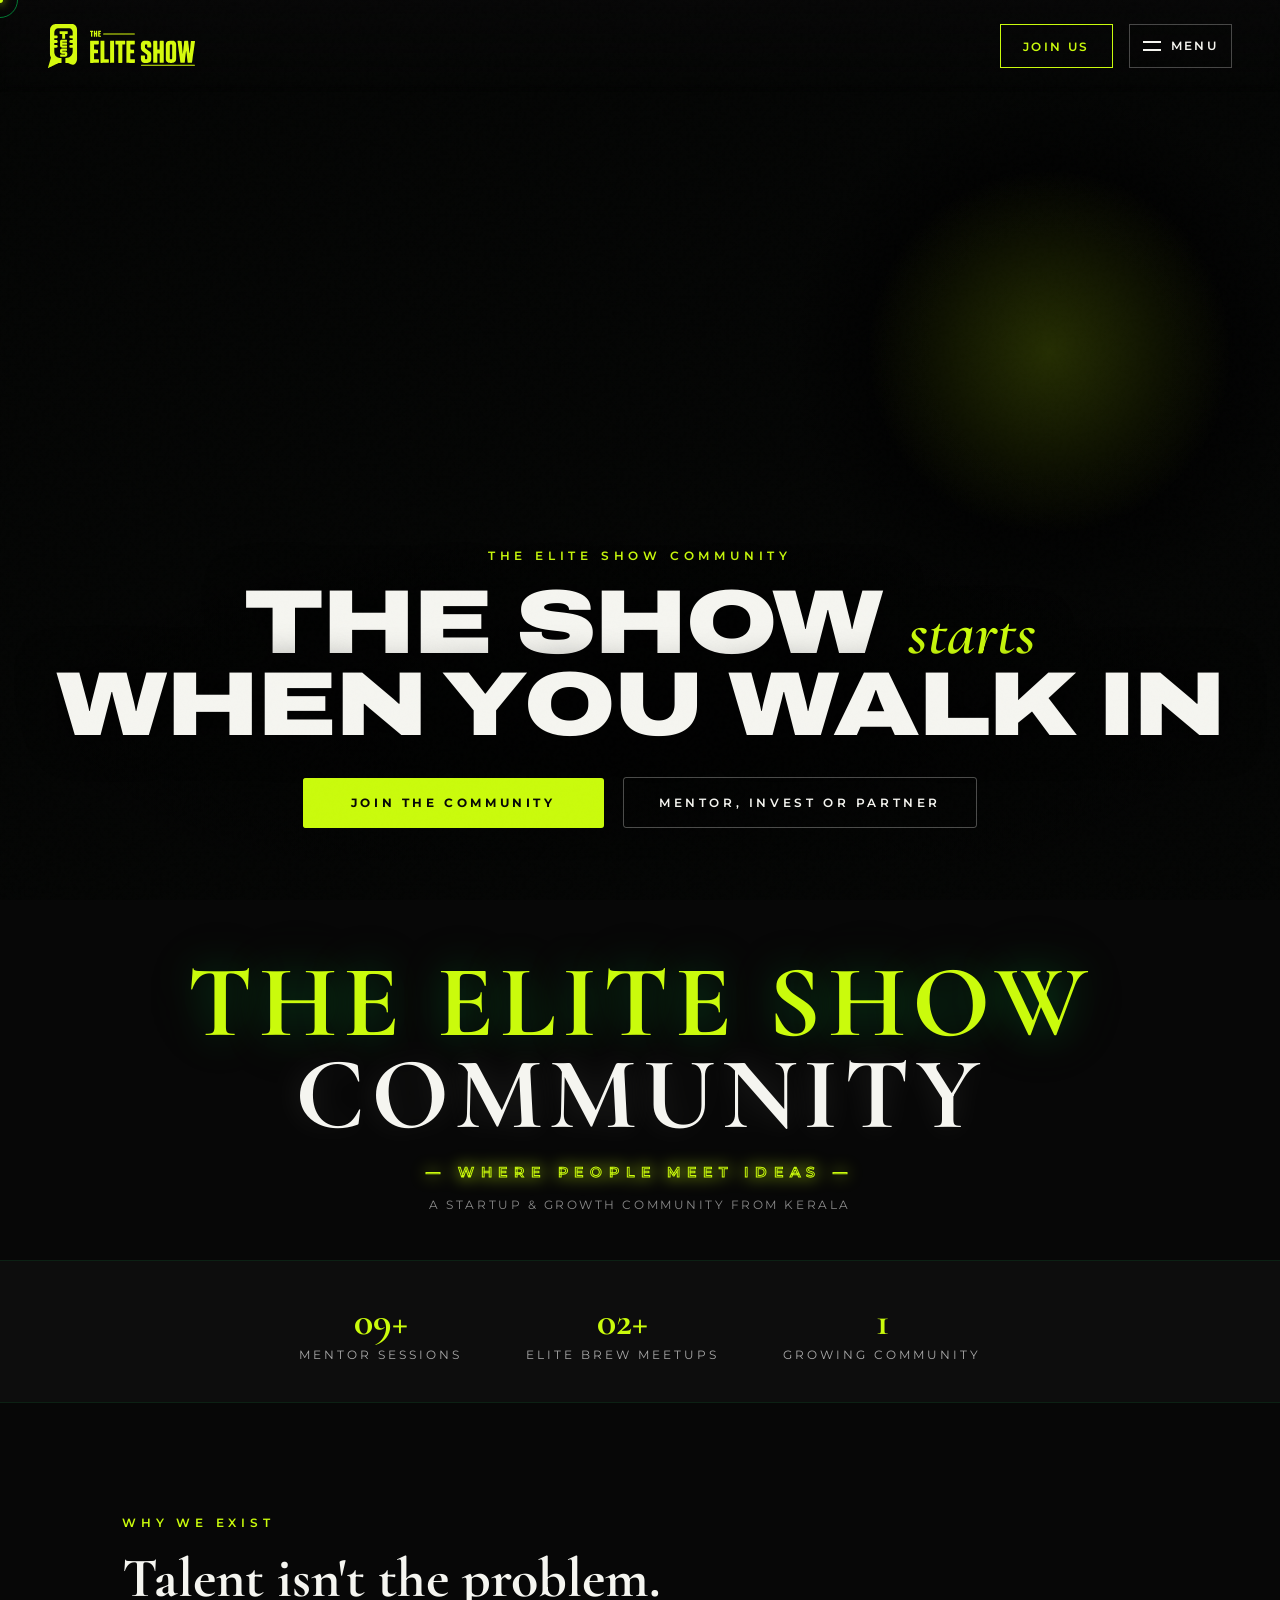
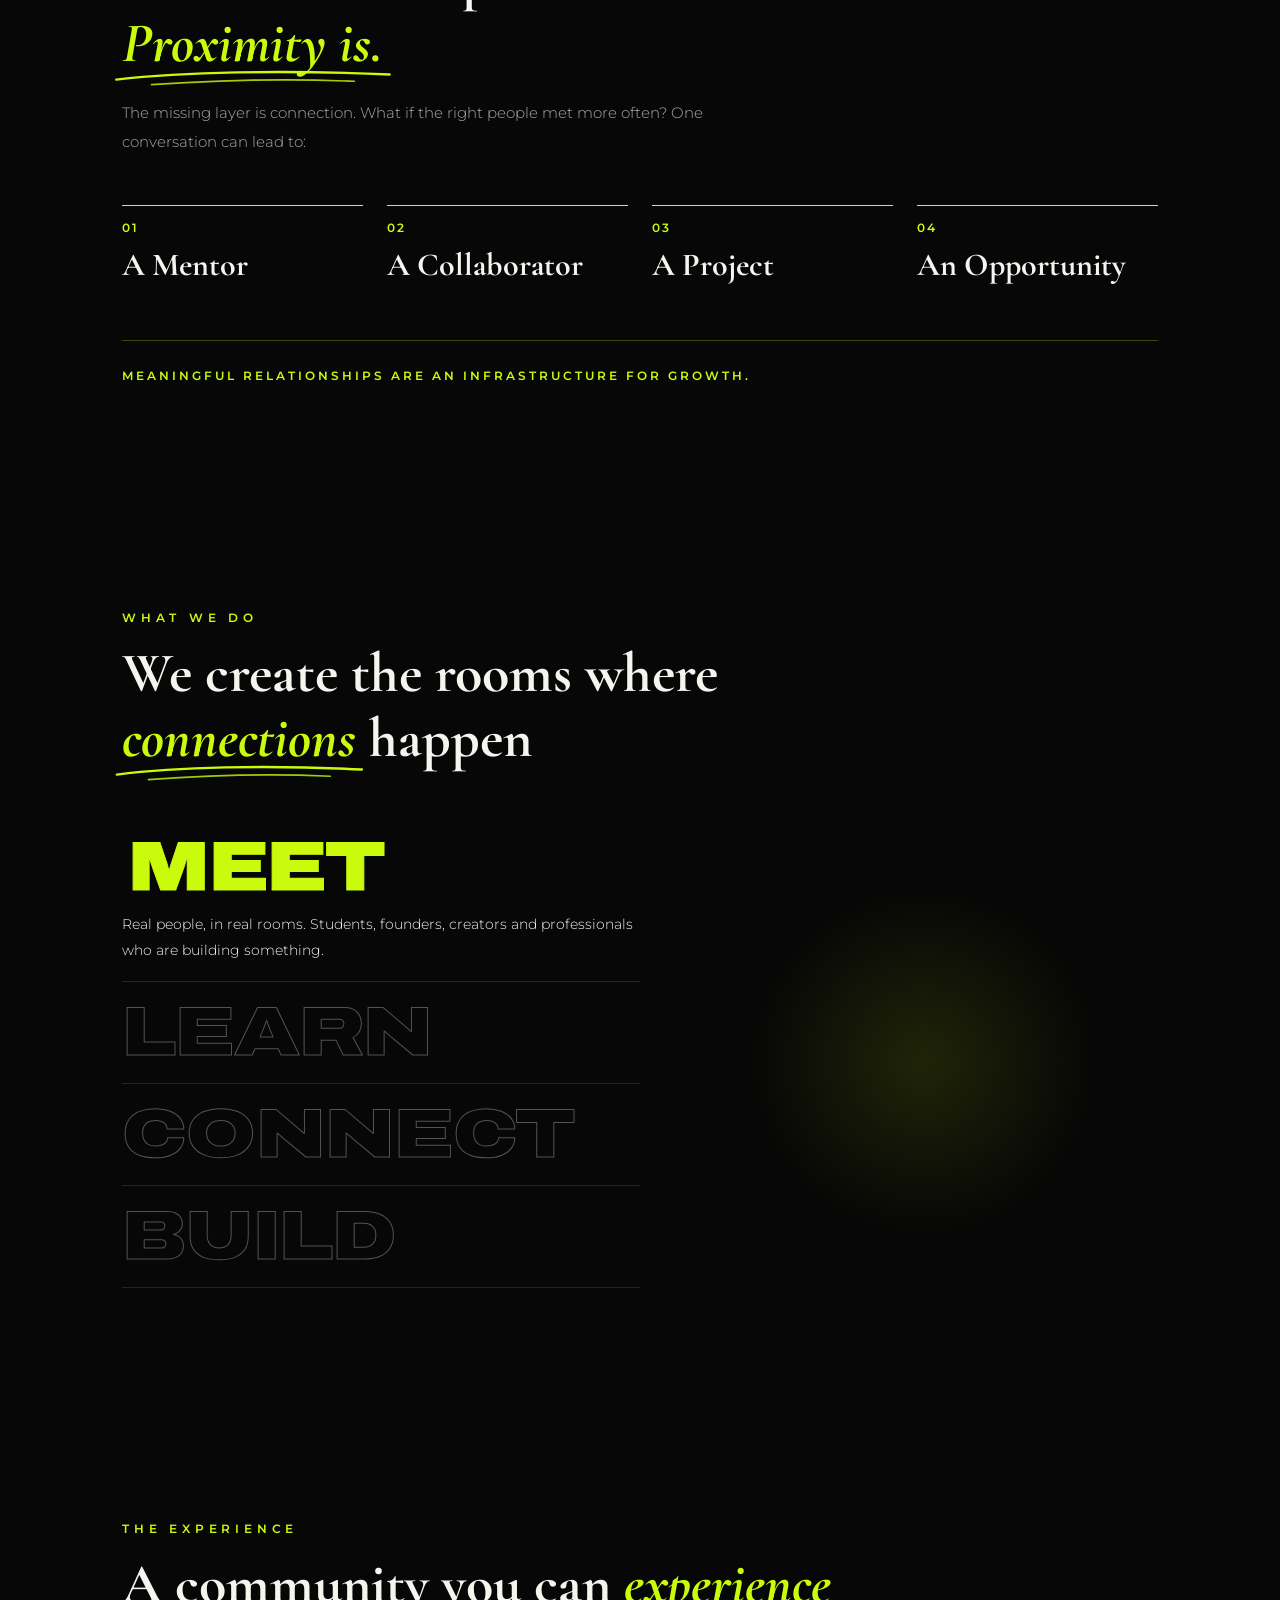
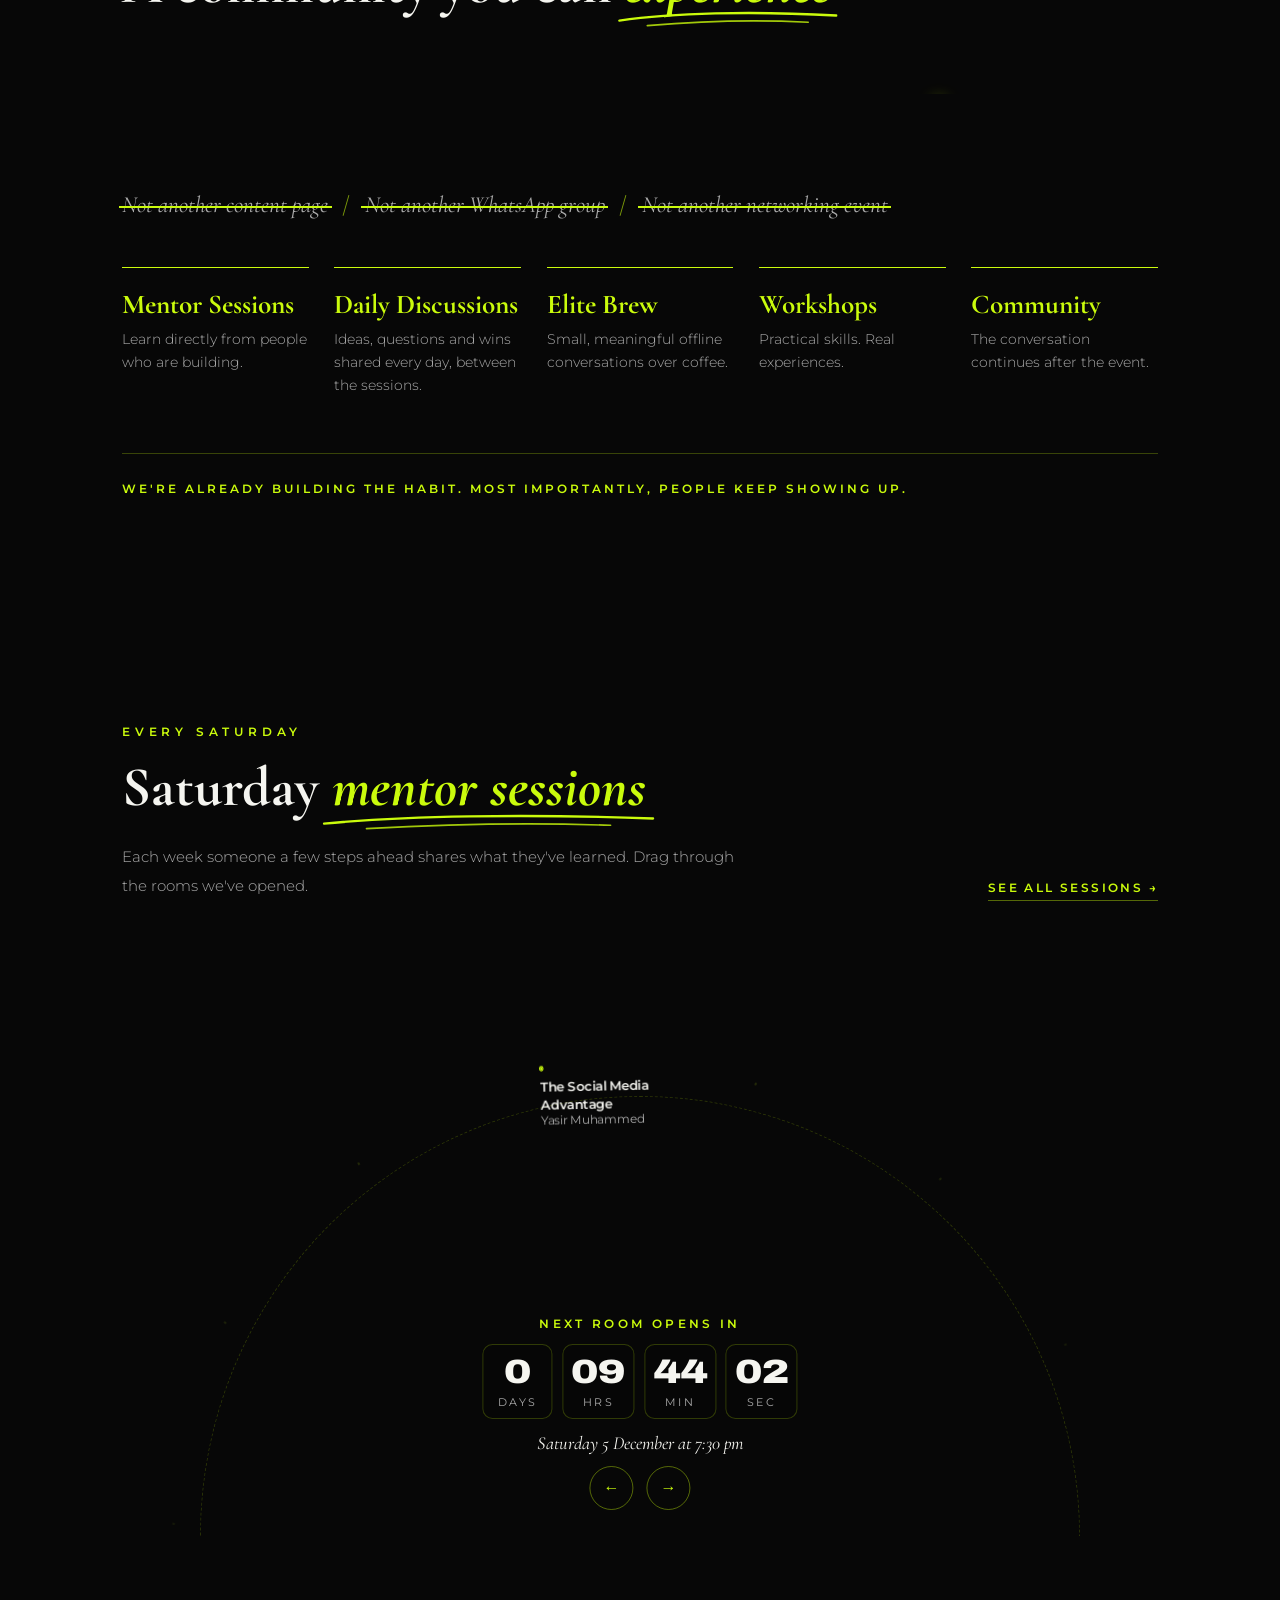
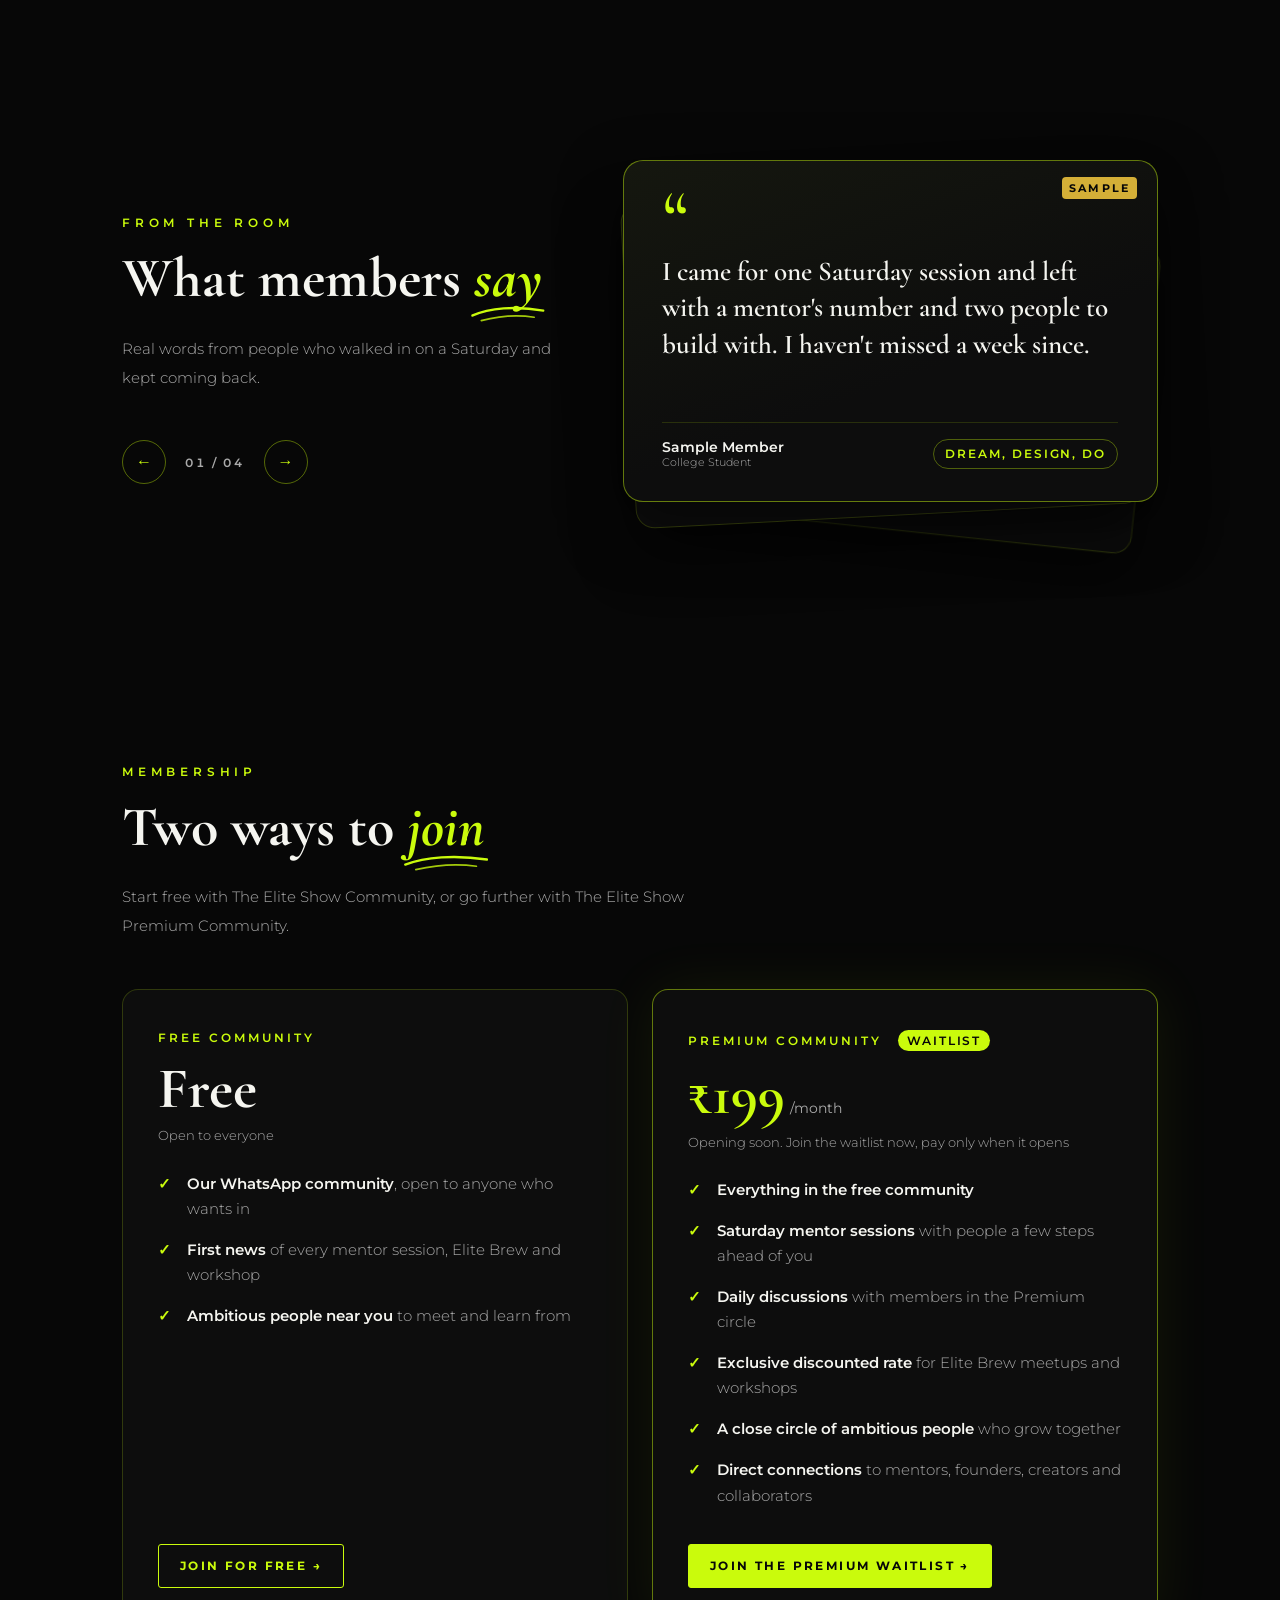
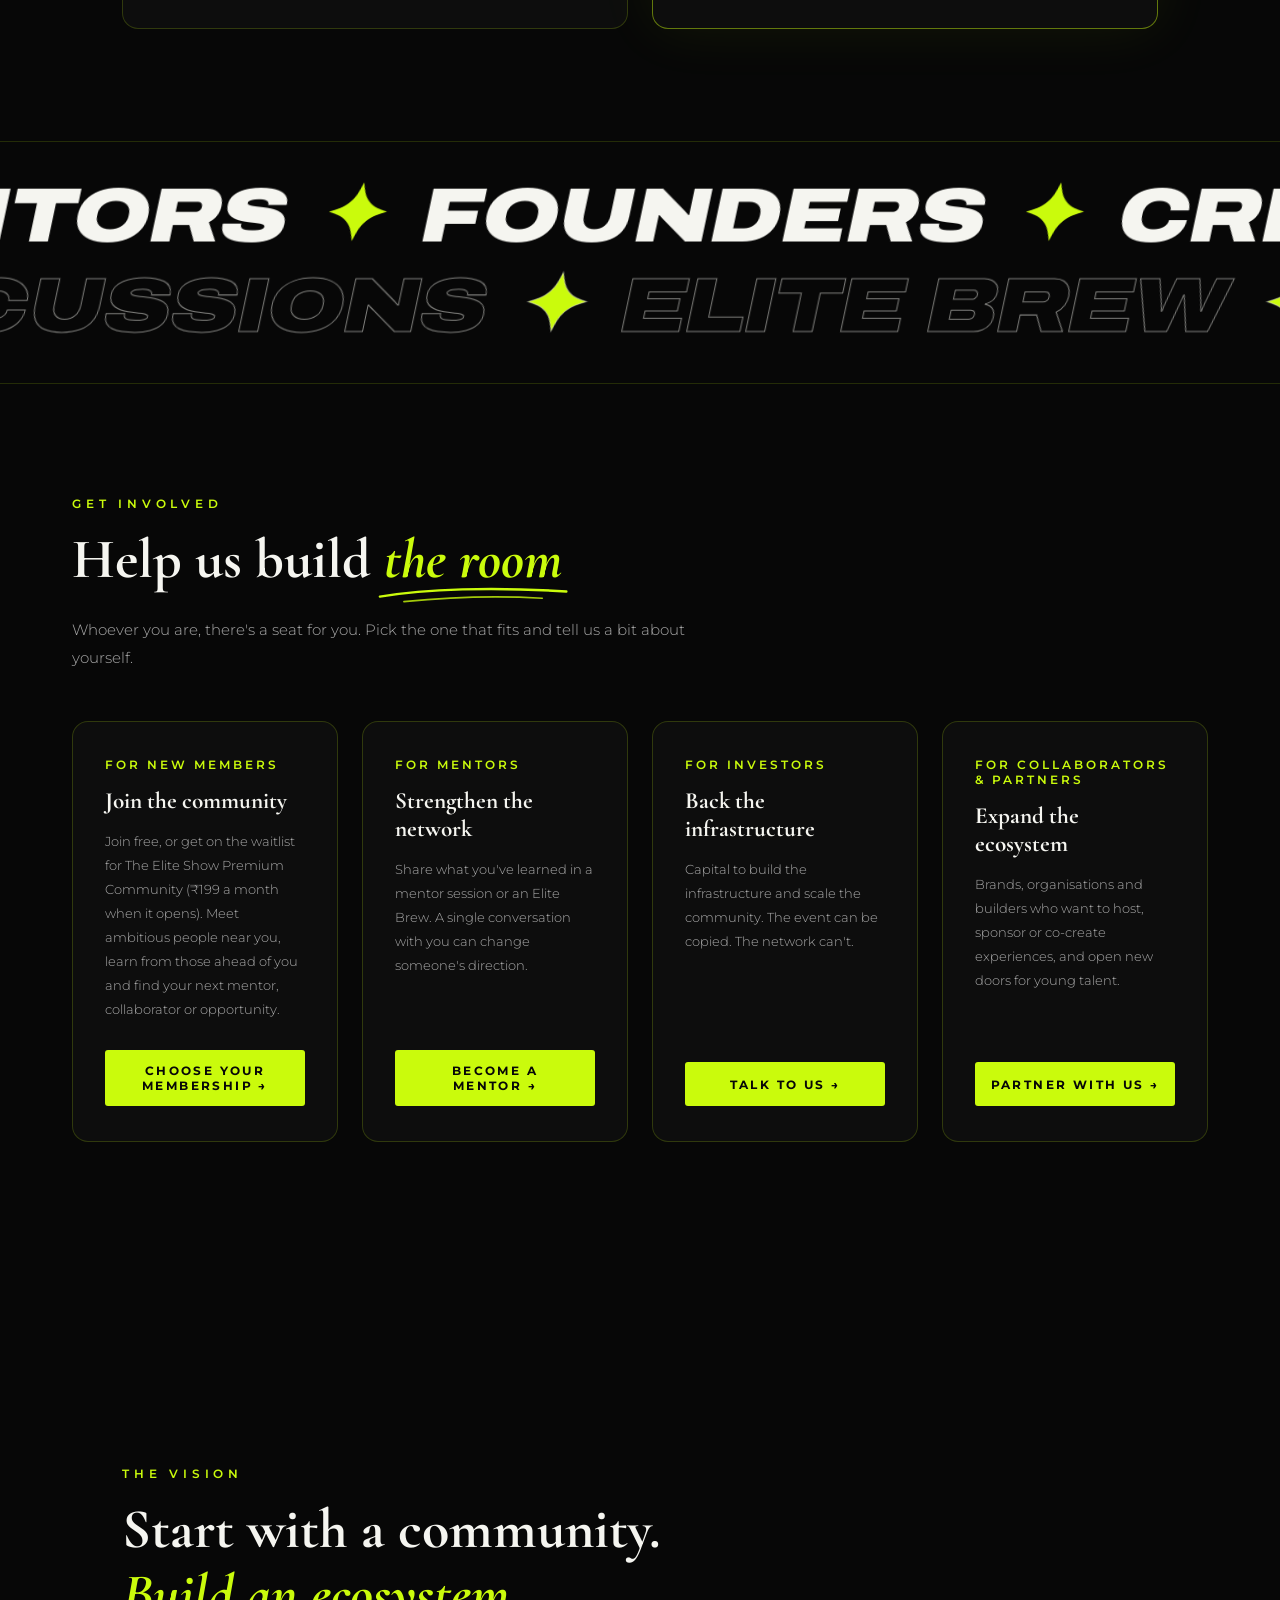
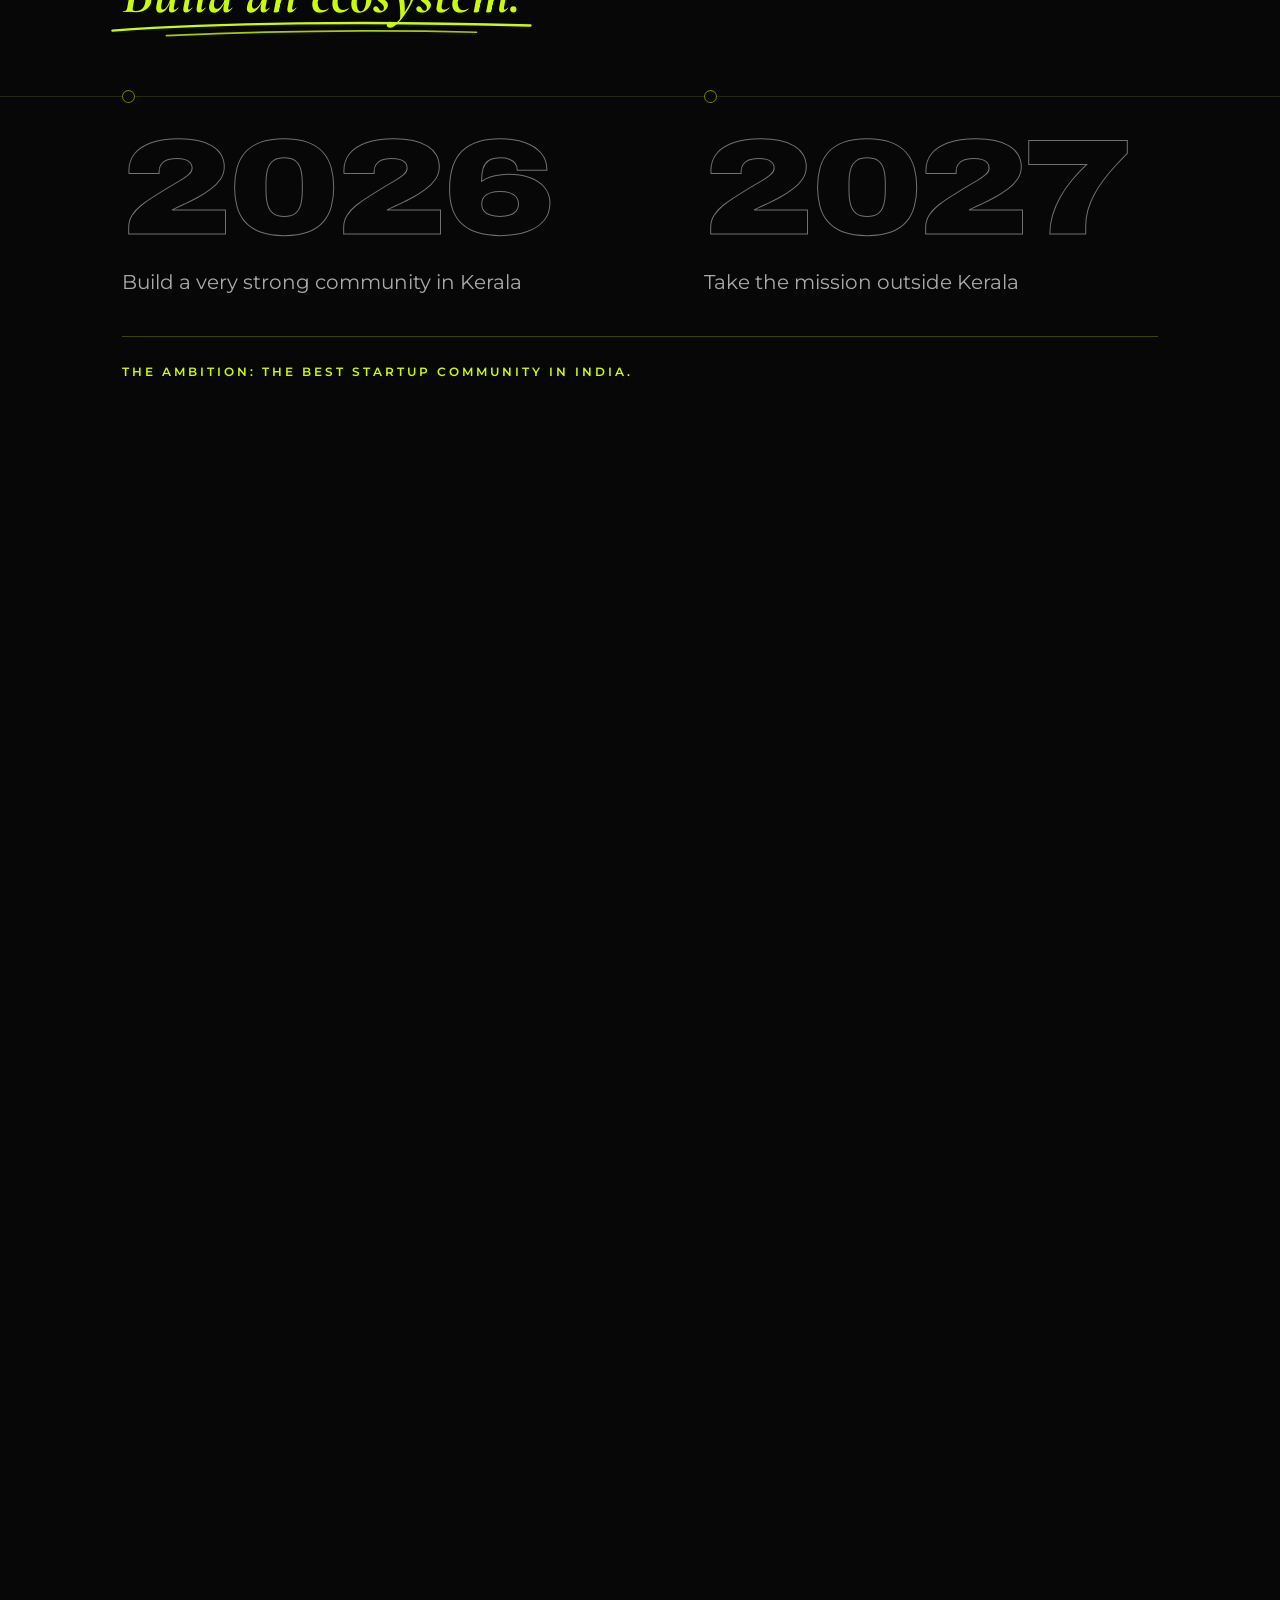
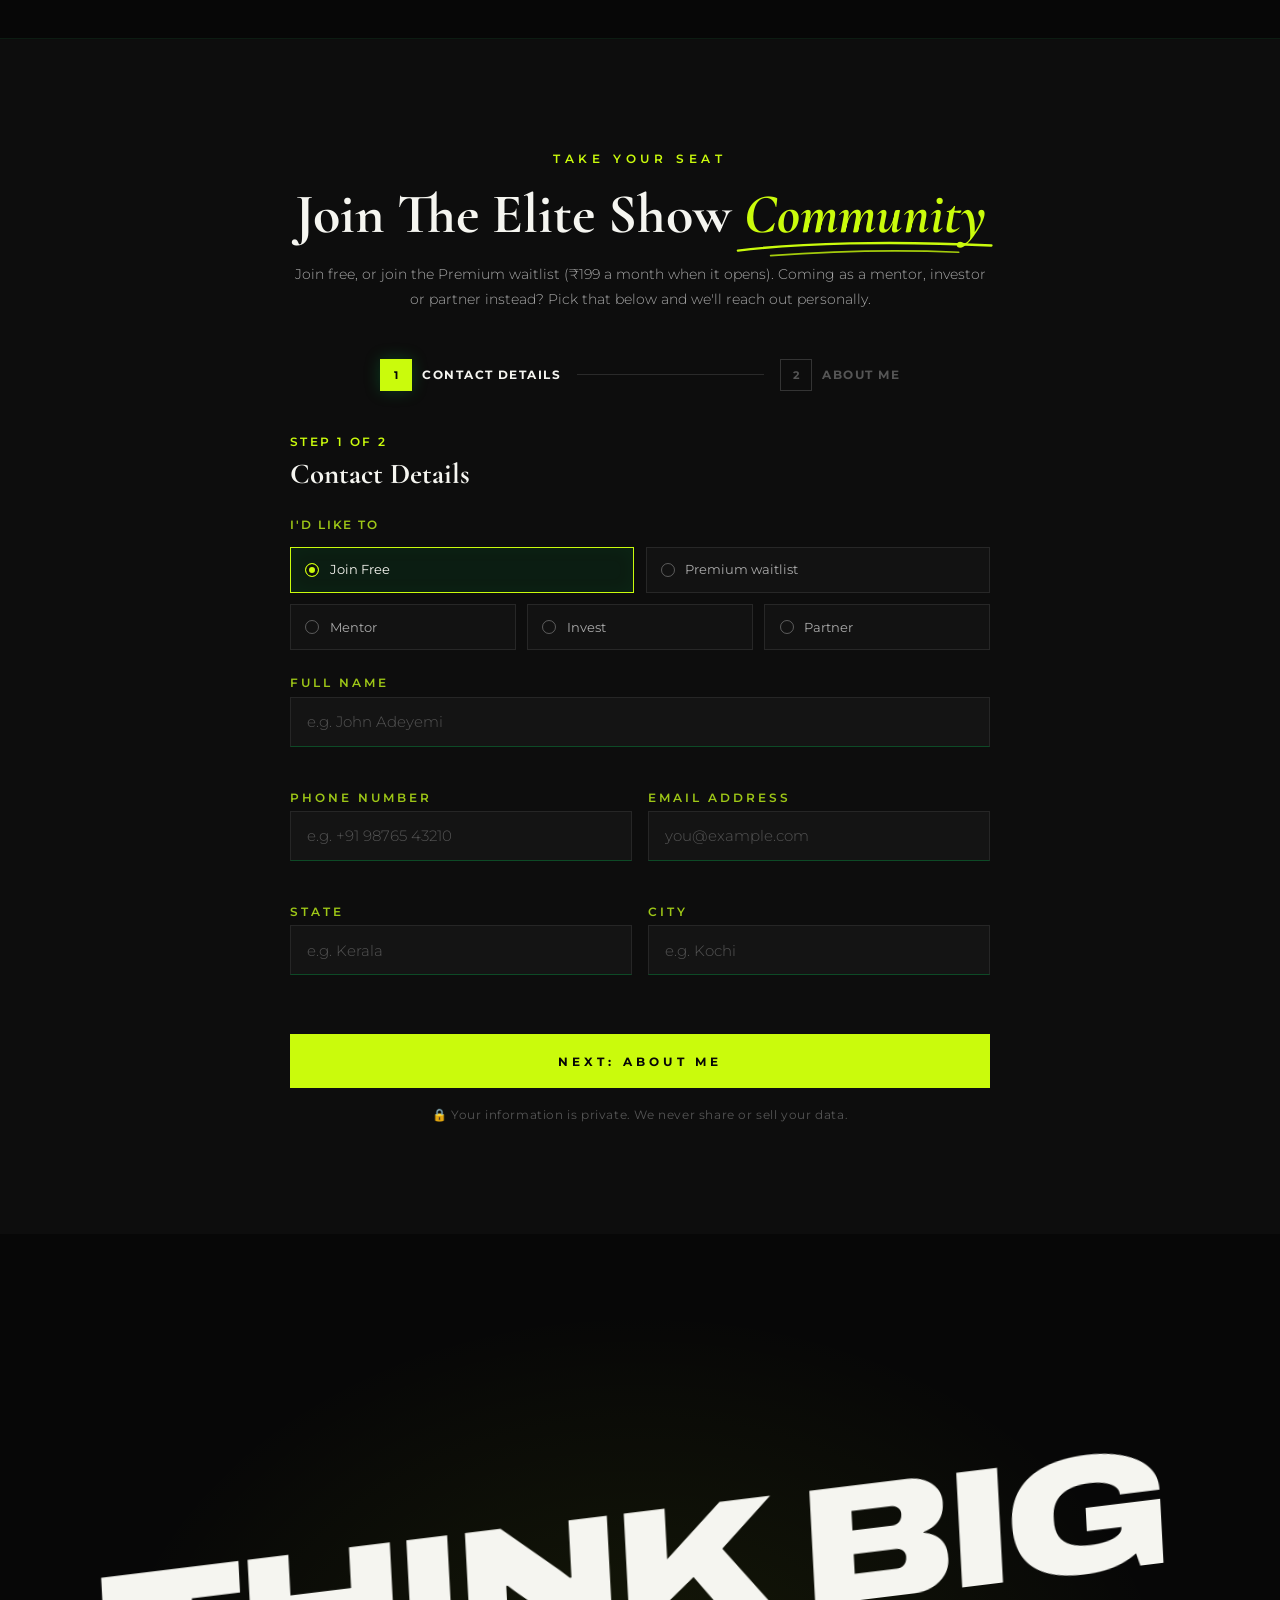
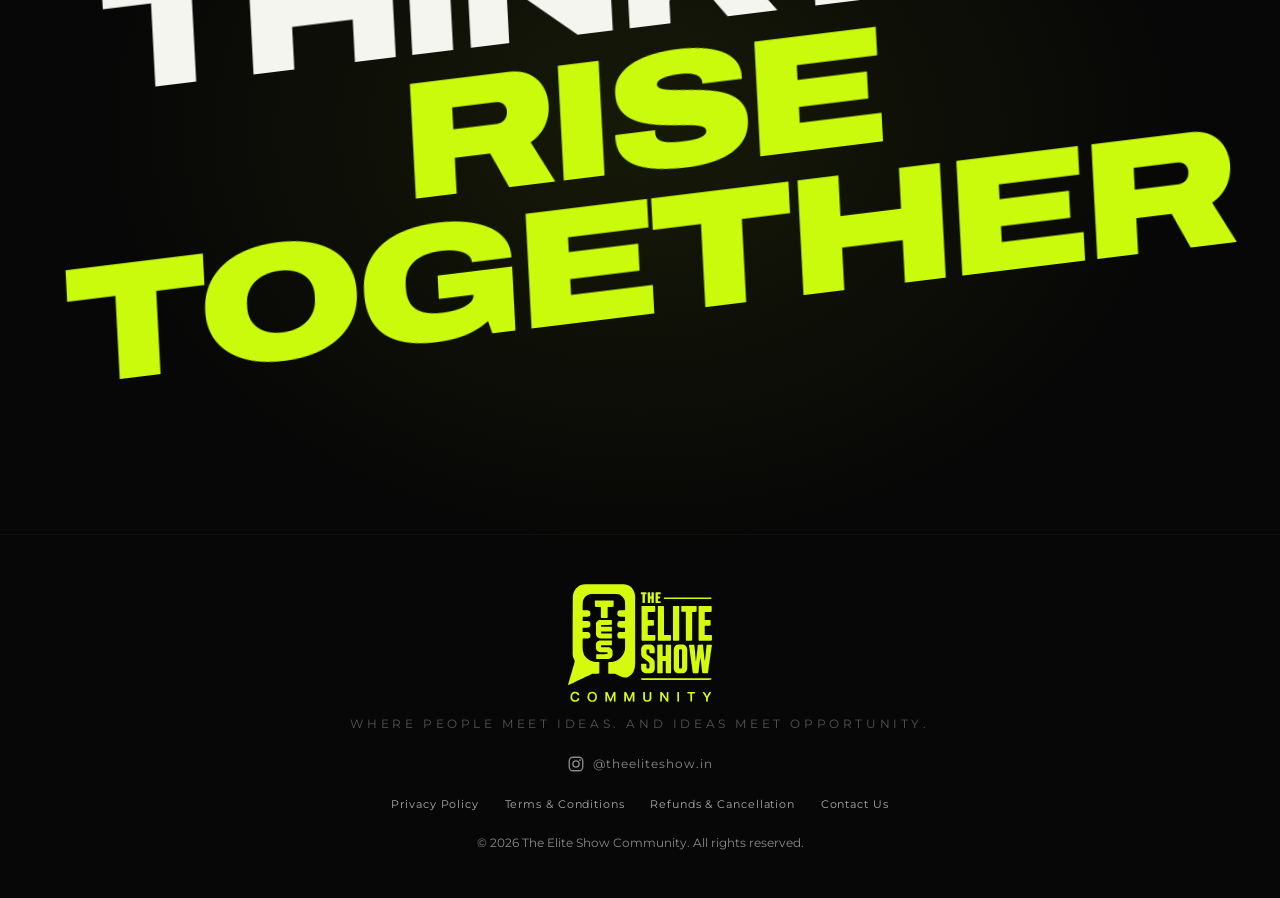
<file: index.html>
<!DOCTYPE html>
<html lang="en">

<head>
  <meta charset="UTF-8">
  <meta name="viewport" content="width=device-width, initial-scale=1.0, viewport-fit=cover">
  <meta name="theme-color" content="#070707">
  <title>The Elite Show Community | Startup &amp; Growth Community in Kerala</title>
  <link rel="icon" type="image/svg+xml" href="favicon.svg">
  <link rel="apple-touch-icon" href="images/logo/apple-touch-icon.png">
  <meta name="description"
    content="A startup and growth community in Kerala for students, founders and creators. Saturday sessions, daily discussions, Elite Brew meetups and workshops. Join free.">
  <meta property="og:title" content="The Elite Show Community">
  <meta property="og:description" content="Where people meet ideas. And ideas meet opportunity.">
  <!-- Link preview: the card WhatsApp, LinkedIn and X show when the site is shared.
       Rebuild the image with tools/make_share_cards.js; use a new file name when it changes, because apps keep old cards. -->
  <!-- Tells search engines who we are: the community, its founders and its profiles -->
  <script type="application/ld+json">
  {
    "@context": "https://schema.org",
    "@graph": [
      {
        "@type": "Organization",
        "@id": "https://www.theeliteshow.com/#organization",
        "name": "The Elite Show Community",
        "alternateName": ["The Elite Show", "Elite Show Community"],
        "url": "https://www.theeliteshow.com/",
        "logo": "https://www.theeliteshow.com/images/logo/tes-mark.png",
        "image": "https://www.theeliteshow.com/images/share/poster-wall-logo.jpg",
        "description": "A startup and growth community in Kerala that brings students, founders, creators and professionals together through Saturday sessions, daily discussions, Elite Brew meetups and workshops.",
        "slogan": "Where people meet ideas. And ideas meet opportunity.",
        "email": "theeliteshow0@gmail.com",
        "areaServed": { "@type": "State", "name": "Kerala" },
        "address": { "@type": "PostalAddress", "addressRegion": "Kerala", "addressCountry": "IN" },
        "knowsAbout": ["Startups", "Entrepreneurship", "Personal growth", "Mentorship", "Networking"],
        "founder": [
          { "@type": "Person", "name": "Azvan Sait", "jobTitle": "Co-founder", "sameAs": ["https://www.linkedin.com/in/azvan-sait/"] },
          { "@type": "Person", "name": "Aman Muhammed", "jobTitle": "Co-founder", "sameAs": ["https://www.linkedin.com/in/aman-muhammed123/"] }
        ],
        "sameAs": ["https://www.instagram.com/theeliteshow.in/"]
      },
      {
        "@type": "WebSite",
        "@id": "https://www.theeliteshow.com/#website",
        "name": "The Elite Show Community",
        "alternateName": "The Elite Show",
        "url": "https://www.theeliteshow.com/",
        "inLanguage": "en-IN",
        "publisher": { "@id": "https://www.theeliteshow.com/#organization" }
      }
    ]
  }
  </script>
  <link rel="canonical" href="https://www.theeliteshow.com/">
  <meta property="og:type" content="website">
  <meta property="og:site_name" content="The Elite Show Community">
  <meta property="og:url" content="https://www.theeliteshow.com/">
  <meta property="og:image" content="https://www.theeliteshow.com/images/share/poster-wall-logo.jpg">
  <meta property="og:image:width" content="1200">
  <meta property="og:image:height" content="630">
  <meta property="og:image:alt" content="The Elite Show Community: Where people meet ideas, over a wall of session posters">
  <meta name="twitter:card" content="summary_large_image">
  <meta name="twitter:title" content="The Elite Show Community">
  <meta name="twitter:description" content="Where people meet ideas. And ideas meet opportunity.">
  <meta name="twitter:image" content="https://www.theeliteshow.com/images/share/poster-wall-logo.jpg">
  <link
    href="https://fonts.googleapis.com/css2?family=Archivo:wdth,wght@125,900&family=Cormorant+Garamond:wght@300;400;600;700&family=Montserrat:wght@300;400;500;600;700;800&family=Caveat:wght@600&display=swap"
    rel="stylesheet">
  <link rel="stylesheet" href="the_elite_show.css">
  <link rel="stylesheet" href="motion.css">
  <link rel="stylesheet" href="responsive.css">
  <link rel="stylesheet" href="thank_you.css">
</head>

<body>

  <!-- CUSTOM CURSOR -->
  <div class="cursor-dot" id="cursorDot"></div>
  <div class="cursor-ring" id="cursorRing"></div>

  <!-- Scroll Progress Bar -->
  <div class="scroll-progress-bar" id="scrollProgress"></div>

  <!-- Grid Background -->
  <div class="grid-bg"></div>

  <!-- Particles -->
  <div id="particles"></div>

  <!-- NAV -->
  <nav>
    <a class="nav-logo" href="#hero"><img class="nav-logo-img" src="images/logo/the-elite-show-horizontal.svg" alt="The Elite Show Community" width="147" height="44"></a>
    <div class="nav-links">
      <a href="#why">Why</a>
      <a href="#experiences">Experiences</a>
      <a href="#sessions">Sessions</a>
      <a href="#membership">Membership</a>
      <a href="#get-involved">Get Involved</a>
    </div>
    <a class="nav-cta" href="#membership">Join Us</a>
  </nav>

  <!-- HERO -->
  <section id="hero">
    <div class="hero-crowd" aria-hidden="true"></div>
    <div class="hero-dark"></div>
    <div class="hero-beam"></div>
    <div class="hero-copy">
      <p class="hero-kicker">The Elite Show Community</p>
      <h1 class="hero-title"><span class="hero-line">The show <em>starts</em></span> <span class="hero-line">when you walk in</span></h1>
      <div class="hero-actions">
        <a class="btn-primary" href="#membership"><span>Join the Community</span></a>
        <a class="btn-ghost" href="#get-involved"><span>Mentor, Invest or Partner</span></a>
      </div>
    </div>
  </section>

  <!-- BRAND BAND -->
  <section class="brand-band" aria-label="The Elite Show Community">
    <div class="brand-name-wrap">
      <h2 class="brand-name">
        <span class="scramble-target" data-value="The Elite Show">The Elite Show</span>
        <span class="highlight">Community</span>
      </h2>
    </div>
    <p class="brand-tag" data-text="— Where People Meet Ideas —"><span>—</span> Where People Meet Ideas <span>—</span></p>
    <p class="brand-place">A startup &amp; growth community from Kerala</p>
  </section>

  <!-- STATS -->
  <div class="stats-strip">
    <div class="stat">
      <div class="stat-number" data-count="9" data-pad="2" data-suffix="+">09+</div>
      <div class="stat-label">Mentor Sessions</div>
    </div>
    <div class="stat">
      <div class="stat-number" data-count="2" data-pad="2" data-suffix="+">02+</div>
      <div class="stat-label">Elite Brew Meetups</div>
    </div>
    <div class="stat">
      <div class="stat-number">1</div>
      <div class="stat-label">Growing Community</div>
    </div>
  </div>

  <!-- WHY -->
  <section id="why" class="section">
    <p class="section-label reveal">Why We Exist</p>
    <h2 class="section-title reveal">Talent isn't the problem. <em>Proximity is.</em></h2>
    <p class="section-lead reveal">
      The missing layer is connection. What if the right people met more often? One conversation can lead to:
    </p>
    <ol class="lead-to">
      <li class="reveal"><span>01</span>A Mentor</li>
      <li class="reveal"><span>02</span>A Collaborator</li>
      <li class="reveal"><span>03</span>A Project</li>
      <li class="reveal"><span>04</span>An Opportunity</li>
    </ol>
    <p class="section-kicker reveal">Meaningful relationships are an infrastructure for growth.</p>
  </section>

  <!-- WHAT WE DO -->
  <section id="about" class="section">
    <p class="section-label reveal">What We Do</p>
    <h2 class="section-title reveal">We create the rooms where <em>connections</em> happen</h2>

    <div class="about-split">
      <ul class="verb-list">
        <li class="verb reveal is-lit" tabindex="0">
          <h3 class="verb-word">Meet</h3>
          <p class="verb-text">Real people, in real rooms. Students, founders, creators and professionals who are
            building something.</p>
        </li>
        <li class="verb reveal" tabindex="0">
          <h3 class="verb-word">Learn</h3>
          <p class="verb-text">From people a few steps ahead of you, through honest conversations about what they
            actually did.</p>
        </li>
        <li class="verb reveal" tabindex="0">
          <h3 class="verb-word">Connect</h3>
          <p class="verb-text">Beyond the event. The relationships you start in the room keep going in the
            community.</p>
        </li>
        <li class="verb reveal" tabindex="0">
          <h3 class="verb-word">Build</h3>
          <p class="verb-text">Something together. Projects, teams and ideas that only happen when the right people
            meet.</p>
        </li>
      </ul>
      <div class="cube-stage reveal-scale" aria-hidden="true">
        <canvas class="cube-canvas" id="cubeCanvas"></canvas>
        <p class="cube-sorted" id="cubeSorted">All Sorted!</p>
      </div>
    </div>
  </section>

  <!-- EXPERIENCES -->
  <section id="experiences" class="section">
    <p class="section-label reveal">The Experience</p>
    <h2 class="section-title reveal">A community you can <em>experience</em></h2>
    <p class="live-real">
      <span class="visually-hidden">Online makes it live. Offline makes it real.</span>
      <span class="live-real-line" aria-hidden="true"><span>Online makes it <em>live.</em></span></span>
      <span class="live-real-line" aria-hidden="true"><span>Offline makes it <em>real.</em></span></span>
    </p>
    <ul class="not-row reveal">
      <li><span>Not another content page</span></li>
      <li><span>Not another WhatsApp group</span></li>
      <li><span>Not another networking event</span></li>
    </ul>
    <ul class="exp-grid">
      <li class="reveal">
        <h3>Mentor Sessions</h3>
        <p>Learn directly from people who are building.</p>
      </li>
      <li class="reveal">
        <h3>Daily Discussions</h3>
        <p>Ideas, questions and wins shared every day, between the sessions.</p>
      </li>
      <li class="reveal">
        <h3>Elite Brew</h3>
        <p>Small, meaningful offline conversations over coffee.</p>
      </li>
      <li class="reveal">
        <h3>Workshops</h3>
        <p>Practical skills. Real experiences.</p>
      </li>
      <li class="reveal">
        <h3>Community</h3>
        <p>The conversation continues after the event.</p>
      </li>
    </ul>
    <p class="section-kicker reveal">We're already building the habit. Most importantly, people keep showing up.</p>
  </section>

  <!-- MENTOR SESSIONS -->
  <section id="sessions" class="section">
    <div class="sessions-head">
      <div>
        <p class="section-label reveal">Every Saturday</p>
        <h2 class="section-title reveal">Saturday <em>mentor sessions</em></h2>
        <p class="section-lead reveal">Each week someone a few steps ahead shares what they've learned. Drag through
          the rooms we've opened.</p>
      </div>
      <a class="sessions-all reveal" href="sessions.html">See all sessions →</a>
    </div>
    <div class="session-arc" data-session-arc>
      <div class="arc-ring"></div>
      <div class="arc-center">
        <p class="arc-kicker" id="arcKicker">Next room opens in</p>
        <div class="arc-count" id="arcCount">
          <div><b id="arcDays">0</b><small>Days</small></div>
          <div><b id="arcHours">00</b><small>Hrs</small></div>
          <div><b id="arcMins">00</b><small>Min</small></div>
          <div><b id="arcSecs">00</b><small>Sec</small></div>
        </div>
        <p class="arc-when" id="arcWhen">Saturday</p>
        <div class="arc-nav">
          <button class="arc-btn" type="button" data-arc-step="-1" aria-label="Previous session">←</button>
          <button class="arc-btn" type="button" data-arc-step="1" aria-label="Next session">→</button>
        </div>
      </div>
    </div>
  </section>

  <!-- REVIEWS -->
  <section id="reviews" class="section">
    <div class="reviews-split">
      <div>
        <p class="section-label reveal">From The Room</p>
        <h2 class="section-title reveal">What members <em>say</em></h2>
        <p class="section-lead reveal">Real words from people who walked in on a Saturday and kept coming back.</p>
        <div class="deck-nav reveal">
          <button class="arc-btn" type="button" id="deckPrev" aria-label="Previous review">←</button>
          <span class="deck-count" id="deckCount">01 / 01</span>
          <button class="arc-btn" type="button" id="deckNext" aria-label="Next review">→</button>
        </div>
      </div>
      <div class="quote-deck" id="quoteDeck" aria-live="polite"></div>
    </div>
  </section>

  <!-- AUDIENCES -->
  <!-- MEMBERSHIP: FREE AND PREMIUM -->
  <section id="membership" class="section">
    <p class="section-label reveal">Membership</p>
    <h2 class="section-title reveal">Two ways to <em>join</em></h2>
    <p class="section-lead reveal">Start free with The Elite Show Community, or go further with The Elite Show Premium
      Community.</p>

    <div class="tier-grid">
      <article class="tier-card reveal-scale">
        <p class="audience-tag">Free Community</p>
        <p class="tier-amount">Free</p>
        <p class="tier-note">Open to everyone</p>
        <ul class="tier-perks">
          <li><strong>Our WhatsApp community</strong>, open to anyone who wants in</li>
          <li><strong>First news</strong> of every mentor session, Elite Brew and workshop</li>
          <li><strong>Ambitious people near you</strong> to meet and learn from</li>
        </ul>
        <a class="tier-cta tier-cta--ghost" href="#waitlist" data-join="Free Member">Join for Free →</a>
      </article>
      <article class="tier-card tier-card--premium reveal-scale">
        <p class="audience-tag">Premium Community <span class="tier-badge" id="premiumBadge">Waitlist</span></p>
        <p class="tier-amount">₹199<span class="tier-period">/month</span></p>
        <p class="tier-note" id="premiumNote">Opening soon. Join the waitlist now, pay only when it opens</p>
        <ul class="tier-perks">
          <li><strong>Everything in the free community</strong></li>
          <li><strong>Saturday mentor sessions</strong> with people a few steps ahead of you</li>
          <li><strong>Daily discussions</strong> with members in the Premium circle</li>
          <li><strong>Exclusive discounted rate</strong> for Elite Brew meetups and workshops</li>
          <li><strong>A close circle of ambitious people</strong> who grow together</li>
          <li><strong>Direct connections</strong> to mentors, founders, creators and collaborators</li>
        </ul>
        <a class="tier-cta" href="#waitlist" data-join="Member" id="premiumCta">Join the Premium waitlist →</a>
        <button type="button" class="tier-cta tier-cta--ghost tier-share" id="shareMyCard" hidden>Share your member card →</button>
      </article>
    </div>
  </section>

  <!-- VELOCITY RIBBON: drifts on its own, speeds up and leans with the scroll -->
  <div class="ribbon-band" aria-hidden="true">
    <div class="ribbon-row" data-dir="1">
      <span>Mentors<i>✦</i></span><span>Founders<i>✦</i></span><span>Creators<i>✦</i></span><span>Students<i>✦</i></span><span>Builders<i>✦</i></span>
    </div>
    <div class="ribbon-row ribbon-row--outline" data-dir="-1">
      <span>Saturday Sessions<i>✦</i></span><span>Daily Discussions<i>✦</i></span><span>Elite Brew<i>✦</i></span><span>Workshops<i>✦</i></span>
    </div>
  </div>

  <section id="get-involved" class="section">
    <p class="section-label reveal">Get Involved</p>
    <h2 class="section-title reveal">Help us build <em>the room</em></h2>
    <p class="section-lead reveal">Whoever you are, there's a seat for you. Pick the one that fits and tell us a bit
      about yourself.</p>

    <div class="audience-grid">
      <article class="audience-card reveal-scale">
        <p class="audience-tag">For new members</p>
        <h3>Join the community</h3>
        <p id="premiumAudienceText">Join free, or get on the waitlist for The Elite Show Premium Community (₹199 a month when it opens). Meet ambitious people near you,
          learn from those ahead of you and find your next mentor, collaborator or opportunity.</p>
        <a class="audience-cta" href="#membership">Choose Your Membership →</a>
      </article>
      <article class="audience-card reveal-scale">
        <p class="audience-tag">For mentors</p>
        <h3>Strengthen the network</h3>
        <p>Share what you've learned in a mentor session or an Elite Brew. A single conversation with you can change
          someone's direction.</p>
        <a class="audience-cta" href="#waitlist" data-join="Mentor">Become a Mentor →</a>
      </article>
      <article class="audience-card reveal-scale">
        <p class="audience-tag">For investors</p>
        <h3>Back the infrastructure</h3>
        <p>Capital to build the infrastructure and scale the community. The event can be copied. The network
          can't.</p>
        <a class="audience-cta" href="#waitlist" data-join="Investor">Talk to Us →</a>
      </article>
      <article class="audience-card reveal-scale">
        <p class="audience-tag">For collaborators &amp; partners</p>
        <h3>Expand the ecosystem</h3>
        <p>Brands, organisations and builders who want to host, sponsor or co-create experiences, and open new doors
          for young talent.</p>
        <a class="audience-cta" href="#waitlist" data-join="Collaborator">Partner With Us →</a>
      </article>
    </div>
  </section>

  <!-- VISION -->
  <section id="vision" class="section">
    <p class="section-label reveal">The Vision</p>
    <h2 class="section-title reveal">Start with a community. <em>Build an ecosystem.</em></h2>
    <ol class="roadmap">
      <li class="reveal"><span>2026</span>Build a very strong community in Kerala</li>
      <li class="reveal"><span>2027</span>Take the mission outside Kerala</li>
      <li class="reveal"><span>2028</span>The best startup community in India</li>
    </ol>
    <p class="section-kicker reveal">The ambition: the best startup community in India.</p>
  </section>

  <!-- WAITLIST -->
  <section id="waitlist">
    <div class="waitlist-inner">
      <p class="section-label reveal">Take Your Seat</p>
      <h2 class="section-title reveal">Join The Elite Show <em>Community</em></h2>
      <p class="waitlist-sub reveal" id="premiumFormLead">
        Join free, or join the Premium waitlist (₹199 a month when it opens). Coming as a mentor, investor or partner instead? Pick that
        below and we'll reach out personally.
      </p>

      <div class="reveal-scale">
        <div class="form-progress" aria-label="Waitlist form progress">
          <div class="progress-step active" id="progressStep1">
            <span>1</span>
            <strong>Contact Details</strong>
          </div>
          <div class="progress-line"><span id="progressLineFill"></span></div>
          <div class="progress-step" id="progressStep2">
            <span>2</span>
            <strong>About Me</strong>
          </div>
        </div>

        <form id="waitlistForm" novalidate>
          <div class="form-step active" id="formStep1">
            <div class="form-step-heading">
              <span>Step 1 of 2</span>
              <h3>Contact Details</h3>
            </div>

            <fieldset class="choice-group" id="joinGroup">
              <legend>I'd like to</legend>
              <div class="option-grid join-grid">
                <label class="choice-option"><input type="radio" name="joiningAs" value="Free Member" checked><span>Join Free</span></label>
                <label class="choice-option"><input type="radio" name="joiningAs" value="Member"><span id="premiumChoice">Premium waitlist</span></label>
                <label class="choice-option"><input type="radio" name="joiningAs" value="Mentor"><span>Mentor</span></label>
                <label class="choice-option"><input type="radio" name="joiningAs" value="Investor"><span>Invest</span></label>
                <label class="choice-option"><input type="radio" name="joiningAs" value="Collaborator"><span>Partner</span></label>
              </div>
            </fieldset>

            <div class="form-grid">
              <div class="field-group full">
                <label for="fullname">Full Name</label>
                <input type="text" id="fullname" name="fullname" placeholder="e.g. John Adeyemi" autocomplete="name" autocapitalize="words" enterkeyhint="next"
                  required>
                <span class="field-error" id="nameError"></span>
              </div>
              <div class="field-group">
                <label for="phone">Phone Number</label>
                <input type="tel" id="phone" name="phone" placeholder="e.g. +91 98765 43210" autocomplete="tel" inputmode="tel" enterkeyhint="next" required>
                <span class="field-error" id="phoneError"></span>
              </div>
              <div class="field-group">
                <label for="email">Email Address</label>
                <input type="email" id="email" name="email" placeholder="you@example.com" autocomplete="email" inputmode="email" autocapitalize="off" spellcheck="false" enterkeyhint="next" required>
                <span class="field-error" id="emailError"></span>
              </div>
              <div class="field-group">
                <label for="state">State</label>
                <input type="text" id="state" name="state" placeholder="e.g. Kerala" autocomplete="address-level1" autocapitalize="words" enterkeyhint="next" required>
                <span class="field-error" id="stateError"></span>
              </div>
              <div class="field-group">
                <label for="city">City</label>
                <input type="text" id="city" name="city" placeholder="e.g. Kochi" autocomplete="address-level2" autocapitalize="words" enterkeyhint="done" required>
                <span class="field-error" id="cityError"></span>
              </div>
            </div>

            <button class="btn-submit" id="nextBtn" type="button" onclick="goToAboutMe()">
              <span id="nextBtnText">Next: About Me</span>
            </button>
          </div>

          <div class="form-step" id="formStep2">
            <div class="form-step-heading">
              <span>Step 2 of 2</span>
              <h3 id="step2Title">About Me</h3>
            </div>

            <div class="partner-fields" id="partnerFields" hidden>
              <div class="form-grid">
                <div class="field-group">
                  <label for="organisation">Organisation or What You Do</label>
                  <input type="text" id="organisation" name="organisation" placeholder="e.g. Founder, Acme Labs" autocomplete="organization">
                  <span class="field-error" id="organisationError"></span>
                </div>
                <div class="field-group">
                  <label for="profileLink">LinkedIn or Website <small>(optional)</small></label>
                  <input type="url" id="profileLink" name="profileLink" placeholder="https://" autocomplete="url" inputmode="url" autocapitalize="off" spellcheck="false">
                  <span class="field-error" id="profileLinkError"></span>
                </div>
                <div class="field-group full">
                  <label for="message" id="messageLabel">How would you like to be involved?</label>
                  <textarea id="message" name="message" rows="4" placeholder="Tell us a little about what you'd like to do with us."></textarea>
                  <span class="field-error" id="messageError"></span>
                </div>
              </div>
            </div>

            <div class="member-fields" id="memberFields">

            <fieldset class="choice-group" id="ageGroup">
              <legend>Age</legend>
              <div class="option-grid compact">
                <label class="choice-option"><input type="radio" name="age" value="13-17"><span>13-17</span></label>
                <label class="choice-option"><input type="radio" name="age" value="18-24"><span>18-24</span></label>
                <label class="choice-option"><input type="radio" name="age" value="25-34"><span>25-34</span></label>
                <label class="choice-option"><input type="radio" name="age" value="35+"><span>35+</span></label>
              </div>
              <p class="field-hint" id="minorNote" hidden>Under 18? Please check with a parent or guardian before you
                pay the membership fee.</p>
              <span class="field-error" id="ageError"></span>
            </fieldset>

            <fieldset class="choice-group" id="roleGroup">
              <legend>You are a</legend>
              <div class="option-grid">
                <label class="choice-option"><input type="radio" name="role" value="School Student"><span>School Student</span></label>
                <label class="choice-option"><input type="radio" name="role" value="College Student"><span>College Student</span></label>
                <label class="choice-option"><input type="radio" name="role" value="Entrepreneur"><span>Entrepreneur</span></label>
                <label class="choice-option"><input type="radio" name="role" value="Working Professional"><span>Working Professional</span></label>
                <label class="choice-option"><input type="radio" name="role" value="Creator"><span>Creator</span></label>
                <label class="choice-option"><input type="radio" name="role" value="Other"><span>Other</span></label>
              </div>
              <span class="field-error" id="roleError"></span>
            </fieldset>

            <fieldset class="choice-group" id="topicsGroup">
              <legend>What topics interest you most? <small>Choose up to 3</small></legend>
              <div class="option-grid">
                <label class="choice-option"><input type="checkbox" name="topics" value="Entrepreneur"><span>Entrepreneur</span></label>
                <label class="choice-option"><input type="checkbox" name="topics" value="Business"><span>Business</span></label>
                <label class="choice-option"><input type="checkbox" name="topics" value="Technology"><span>Technology</span></label>
                <label class="choice-option"><input type="checkbox" name="topics" value="Education"><span>Education</span></label>
                <label class="choice-option"><input type="checkbox" name="topics" value="Career Growth"><span>Career Growth</span></label>
                <label class="choice-option"><input type="checkbox" name="topics" value="Success Stories"><span>Success Stories</span></label>
                <label class="choice-option"><input type="checkbox" name="topics" value="Innovation"><span>Innovation</span></label>
                <label class="choice-option"><input type="checkbox" name="topics" value="Personal Development"><span>Personal Development</span></label>
              </div>
              <span class="field-error" id="topicsError"></span>
            </fieldset>

            <fieldset class="choice-group" id="involvementGroup">
              <legend>How would you like to be involved with the community?</legend>
              <div class="option-grid single-column">
                <label class="choice-option"><input type="radio" name="involvement" value="Learn and gain insights"><span>I'm here to learn and gain insights</span></label>
                <label class="choice-option"><input type="radio" name="involvement" value="Contribute ideas and feedback"><span>I'd like to contribute ideas and feedback</span></label>
                <label class="choice-option"><input type="radio" name="involvement" value="Help build the community"><span>I'd love to help build the community</span></label>
                <label class="choice-option"><input type="radio" name="involvement" value="Make meaningful collaborations"><span>I'd like to make meaningful collaborations</span></label>
                <label class="choice-option"><input type="radio" name="involvement" value="Not sure yet"><span>Not sure yet</span></label>
              </div>
              <span class="field-error" id="involvementError"></span>
            </fieldset>

            <div class="consent-group" id="paymentGroup" hidden>
              <label class="payment-consent">
                <input type="checkbox" id="paymentConsent" name="paymentConsent">
                <span class="checkmark" aria-hidden="true"></span>
                <span id="paymentConsentText">I agree to pay <strong>₹199 a month</strong> when The Elite Show Premium Community opens. Nothing to pay today.</span>
              </label>
              <p class="field-hint" id="paymentHint">We'll message you on WhatsApp and email the day Premium opens.</p>
              <span class="field-error" id="paymentError"></span>
            </div>
            </div>

            <div class="form-error" id="formError">Something went wrong. Please try again.</div>

            <div class="form-actions">
              <button class="btn-secondary" id="backBtn" type="button" onclick="goToContactDetails()">
                <span>Back</span>
              </button>
              <button class="btn-submit" id="submitBtn" type="submit">
                <span id="btnText">Join for Free</span>
              </button>
            </div>
          </div>
        </form>

        <p class="form-note">🔒 Your information is private. We never share or sell your data.</p>
      </div>
    </div>
  </section>

  <!-- CLOSING -->
  <section id="rise" class="rise" aria-label="Think Big, Rise Together">
    <h2 class="rise-title">
      <span style="--i: 2" class="rise-line">Think Big</span>
      <span style="--i: 1" class="rise-line rise-line--accent">Rise</span>
      <span style="--i: 0" class="rise-line rise-line--accent">Together</span>
    </h2>
  </section>

  <!-- FOOTER -->
  <footer>
    <div class="footer-logo"><img src="images/logo/the-elite-show-community.svg" alt="The Elite Show Community" width="160" height="132" loading="lazy"></div>
    <div class="footer-tagline">Where people meet ideas. And ideas meet opportunity.</div>
    <a class="footer-social" href="https://www.instagram.com/theeliteshow.in/" target="_blank" rel="noopener me">
      <svg viewBox="0 0 24 24" width="18" height="18" aria-hidden="true" focusable="false"><rect x="3" y="3" width="18" height="18" rx="5" fill="none" stroke="currentColor" stroke-width="1.8"/><circle cx="12" cy="12" r="4.2" fill="none" stroke="currentColor" stroke-width="1.8"/><circle cx="17.3" cy="6.7" r="1.2" fill="currentColor"/></svg>
      <span>@theeliteshow.in</span>
    </a>
    <div class="footer-links" role="navigation" aria-label="Legal">
      <a href="privacy.html">Privacy Policy</a>
      <a href="terms.html">Terms &amp; Conditions</a>
      <a href="refunds.html">Refunds &amp; Cancellation</a>
      <a href="contact.html">Contact Us</a>
    </div>
    <div class="footer-copy">© <span id="footerYear">2026</span> The Elite Show Community. All rights reserved.</div>
  </footer>

  <!-- MODAL: the thank-you popup. Each kind of sign-up gets its own little scene in the stage. -->
  <div class="modal-overlay" id="modalOverlay" role="dialog" aria-modal="true" aria-labelledby="modalTitle">
    <div class="modal" data-scene="">
      <button class="modal-close" type="button" aria-label="Close" onclick="closeModal()">✕</button>
      <svg class="ty-defs" width="0" height="0" aria-hidden="true" focusable="false">
        <defs>
          <symbol id="tesMark" viewBox="0 0 1041 1565"><path d="M318.2 12.4h522.3a256 256 0 0 1 40.6 2.8c21.8 3.3 44 12 62 24.7q4.5 3.2 9.5 5.9c5.4 3.2 9.2 6.9 13.3 11.8q3.5 3.8 7.5 7c1.5 1.3 1.5 1.3 3.4 3.7 1.9 2.3 3.6 3.9 5.9 5.8 4.7 4 7.9 8.6 11.2 13.8l1.7 2.6q5.8 9 10.7 18.3 2 3.8 4.2 7.5c3.1 5.5 4.9 11.6 6.8 17.6l1.8 5.4c5.5 15.6 11 32.7 10.9 49.2v47.1l.1 32.8v373.9l.1 156v259.5l.1 72.3v110c.1 18-2.6 35.5-6.4 53l-1.3 6.4c-1.5 7-3.2 13.1-6.7 19.4l-2.3 7.6c-2.4 8-5.8 15-9.7 22.4l-2.6 5.3q-3 6-6.9 11.5l-4.1 6.8c-3.2 6-6.4 10.8-11.8 15a47 47 0 0 0-4.9 5.1 122 122 0 0 1-45 34.5l-3.1 1.3c-7.1 3-13.9 5.3-21.6 6.5l-3 .6c-22 4.1-49.1 2.4-70-5.6l-5-1.7a185 185 0 0 1-41.2-19 67 67 0 0 0-13-6c-2.8-1.3-2.8-1.3-5.3-3.3a25 25 0 0 0-8.6-4.3 55 55 0 0 1-12.4-6.2 58 58 0 0 0-33-9.8l-2.8-.1-9.3-.2h-3.2q-17.9-.5-35.8-.4h-3l-14.1.1h-5.1l-2.3.1c-7.9 0-7.9 0-10.9-2.2-3.1-8.4-2.3-17.8-2.2-26.6v-28.4l.2-39.1v-8.6l.3-30.9v-9.4l.2-11v-5.9l.1-3.6v-3c.5-2.9 1.1-3.8 3.4-5.5 3.3-1.7 7.1-1.3 10.8-1.4l5.5-.3 8.6-.3c16.6-.6 32.2-2.8 48.3-6.9l3.2-.8q9.5-2.4 18.6-6.1 4.9-1.9 9.9-3.3 10.4-3.6 20.2-8.5l3-1.4c4.8-2.3 8.9-4.6 12.9-8l7.3-4.9q8-5.2 15.7-11.1l2-1.5a146 146 0 0 0 29.7-27.9q9-11 17.1-22.6l4.2-5.5q3.5-4.6 5.7-9.8l2.1-4.3 1.1-2.2 3.2-6.2c4.7-8.9 8.1-18 11.1-27.6l2.7-7.3c2.4-6.6 3.7-13.2 4.8-20l.3-2c2.6-16.3 2.8-32.6 2.7-49.1l.1-12.5.1-21.1.1-29.6V882l.1-4.9v-27.5c-.1-2.7-.1-2.7-1.1-5.7-3.2-1.6-6.8-1.3-10.3-1.3l-2.6-.1-8.4-.2-5.8-.1q-14.4-.4-28.6-.3h-2.6l-11.8.1c-11 .1-20.1-.1-29.3-6.4l-1.8-1.2a33 33 0 0 1-14.1-20.3c-1.2-8-.9-16.1-.7-24.2l.1-2.3c.2-8.3.5-16.1 3.9-23.7l1.2-3.2a45 45 0 0 1 22.5-15.4q5.1-.7 10.2-.6h7.6l8.2-.1 23.2-.2 14.2-.1 5.4-.1h9.8c3.7-.1 6.5-.3 9.7-2.3l.5-22.4.2-10.4.3-11.9.1-3.8v-3.5l.1-3.1q-.4-4.6-2.2-8.9-17.2-1-34.4-1.2h-6.1l-16.8-.1-10.4-.1h-5.8c-12.2-.2-23.7-2.6-32.5-11.6-6.6-8-8.3-15.5-8.4-25.6v-2.7l-.1-5.8-.1-8.7c-.2-11.3.6-21.3 6.6-31.2 3.1-3 6.2-5 10-7l2.5-1.5c11.2-6.1 22.9-5.8 35.2-5.9h5.2l13.4-.2 21.5-.1 7.5-.1h4.6l2.1-.1c4.8 0 4.8 0 7-1.1l.4-23.3.2-10.9.2-10.4.2-5.9v-3.7l.1-3.2c-.1-2.6-.1-2.6-1.1-5.6-3-1.5-6.1-1.2-9.4-1.2h-7.3l-7.9-.1-22.6-.2-13.8-.1-5.2-.1c-13.9 0-24.8-.8-36.8-8.3l-1.9-1.2a28 28 0 0 1-9.9-17c-2.7-17.5-4.7-41.7 5.8-56.8a41 41 0 0 1 26.1-14.6q6.8-.2 13.7-.2h46.7c7.7 0 15-.2 22.5-2.2 1.2-5.7 1.1-11.2 1.1-17l-.1-3.3v-10.9l-.1-7.6-.1-16-.1-18.3-.1-17.7-.1-7.5c0-13-.4-25.1-3.5-37.7l-.9-5.8c-1.6-8.5-5-16.2-9-23.9q-1.5-3-2.5-6.3c-1.9-5.3-5.3-9.5-8.6-14l-3.4-5-1.5-2.2c-1.1-1.8-1.1-1.8-1.1-3.8l-1.8-.8a18 18 0 0 1-5.4-4.5l-1.8-1.9-1.8-2.1a121 121 0 0 0-12.5-12.3c-1.7-1.4-1.7-1.4-3.6-3.4-10.1-9.7-26.7-15.4-40.1-18.5l-5.9-1.7c-9.6-2.6-19-3.2-28.9-3.4l-4.4-.1q-24.1-.6-48.2-.5h-13.2l-31.8-.1h-9l-56.1-.1h-16.2l-52-.1h-53.7l-30.1-.1h-38.5c-35.5-.2-74.1 3.6-102 27.9-1.9 1.7-1.9 1.7-5.2 3.7-3 2.2-4.5 4.3-6.5 7.3q-2.8 3.6-6.2 6.7-7.9 8.3-14 18l-1.5 2.3a94 94 0 0 0-8.1 16.2l-2.6 6.1c-3.3 7.5-5.4 15-7.1 23.1l-.7 3.5a165 165 0 0 0-3.6 28l-.1 2.6q-.5 14.8-.5 29.7v46.2l-.1 5.8v10.5c.1 7.1.1 7.1 2.3 10 3.6 1.2 6.8 1.1 10.6 1.1h2.3l5.1.1h8l22.7.1 13.9.1h5.3c15.4 0 26.3 2.2 37.7 13.3a36 36 0 0 1 9.5 25.8v6.8l.1 6.9c.1 14-2.4 24.4-11.9 35-8.6 8.2-19.7 9.9-31.1 10h-7.1l-7.6.1-19 .2-16 .2H252l-4.6.1h-2.1a29 29 0 0 0-9.3 1.2q-1 24.1-1.1 48.4l-.1 3.4.1 3.1v2.8c.1 2.3.1 2.3 1.1 5.3 2.9 1.5 5.9 1.1 9.2 1.1h2.2l4.8.1h7.7l21.9.1 13.4.1h5c15.6 0 28.4 2.4 40.7 12.6 10.5 10.9 11.3 22.6 11.5 37l.1 4.9a45 45 0 0 1-10.4 33.7 36 36 0 0 1-27.5 11.6h-5.8l-6.4.1-13.7.2c-48.8.5-48.8.5-52.7 2.5a42 42 0 0 0-1.2 10.6v38l-.1 3.6v6.3c.3 2.5.3 2.5 2.3 5.5 3.6 1.2 6.9 1.1 10.6 1.1l2.4.1h13.1l22.8.2 13.9.1h5.3c15.9 0 25.2 2.4 37.1 13.6a36 36 0 0 1 10.1 27.3v3.3l-.1 3.4c-.6 27.3-.6 27.3-8.3 35.9a96 96 0 0 1-12 9l-2.2 1.4c-11.3 6.2-28.4 3.7-41 3.8l-2.2.1-20.7.2-11.3.1h-4.3l-6 .1h-3.4c-2.8.3-2.8.3-5.8 2.3-1.3 3.3-1.1 6.7-1.2 10.2v32.2l-.1 23.9v48.7l-.1 12.6c-.1 24.6.6 48.8 6.8 72.6l.8 3.5q7.5 30 23.8 56.3l1.4 2.3q5 7.6 11.4 14.2 2.9 3.2 5 6.9c9.3 14.6 25 25.1 39.2 34.3l5.5 3.7q11.7 7.7 24.4 13.6l2.4 1.1a174 174 0 0 0 25.1 9.5 361 361 0 0 0 31.9 8.6 268 268 0 0 0 52.9 4.3l8.5.1 2.6.1h4.6c2.6.4 3.9.7 6 2.3 1.6 4.7 2.2 8.9 2.3 13.9v88.3l.1 22.4v40.4a10 10 0 0 1-3.4 7c-4.4 1.5-9.2 1.1-13.8 1.1h-23.6l-19.4.1h-21.6a75 75 0 0 0-34.6 6.8l-5 2.1-4.4 2-2.4 1.1-5.3 2.5-9.4 4.2a887 887 0 0 0-35.4 17.1l-5.9 2.9-4.5 2.3-18.1 8.8-2.7 1.3q-6.2 3-12.8 5.6c-5.6 2.2-10.6 5.1-15.8 8-6.9 3.9-13.6 7.3-21.1 9.9q-6.7 2.7-13 6.1a202 202 0 0 1-14.2 6.6 367 367 0 0 0-17.9 8.5l-15 7.2-2.9 1.4-9.1 4.4-15.1 7.2q-7.9 3.7-15.6 7.7l-7.4 3.1a65 65 0 0 0-9.2 4.4 63 63 0 0 1-11.2 5q-5.8 2.1-11.1 5.3c-7 4.4-14.5 7.6-21.9 11.1l-7.5 3.6q-11.6 5.7-23.6 10.5-3.9 1.8-7.4 4.1c-4.3 2-8.2 3.4-13 3-1.4-3.8-.6-6.7.3-10.5l.9-3.9.5-2 1.5-6c1.4-5.9 3-11.1 5.8-16.6l1.2-4.2.5-2.2.6-2.4q2.3-9.5 5.7-18.8a131 131 0 0 0 5.5-19.2q1.6-6.8 3.9-13.5 3-8.8 5-17.8 4.1-17.2 10.3-33.9a305 305 0 0 0 8.1-28.3 90 90 0 0 1 4.7-15.3c2.4-5.7 3.6-11.4 4.9-17.5 1.7-8.4 3.9-16.2 6.9-24.3 2.8-7.5 4.6-15.2 6.5-22.9q2.4-10 6.2-19.6a53 53 0 0 0 3.4-12.4q1.3-5.2 3.1-10.2c3.8-10.7 6.5-21.6 9.3-32.5q2.7-10.6 6.2-21c2.1-8.2.6-13.8-3.1-21.1l-2.5-5.1-2.4-4.8q-7-14.6-12-30l-.8-2.4c-10-29.8-11.4-59.8-11.3-91.1l-.1-6.3.1-17.3-.1-15.2.1-42.2V933a127691 127691 0 0 1 .6-390.7q.2-134 .9-268.1v-17l.2-20.3v-10.1c.2-38.6.2-38.6 4.6-55.7l.7-2.6a210 210 0 0 1 28.8-66.7q1.8-2.7 3.2-5.4c5.7-10.1 14.2-17.8 22.4-25.9l8.3-8.3a131 131 0 0 1 30.5-22.6c42.4-26.4 86.8-27.2 135.1-27.2" /></symbol>
          <radialGradient id="tyWax" cx=".38" cy=".32" r=".75">
            <stop offset="0" stop-color="#eaff7c" /><stop offset=".35" stop-color="#c6f20b" />
            <stop offset=".8" stop-color="#8fb300" /><stop offset="1" stop-color="#6c8800" />
          </radialGradient>
          <!-- Rubber-stamp ink: speckled holes plus a slight wobble on the edges -->
          <filter id="tyInk" x="-10%" y="-10%" width="120%" height="120%">
            <feTurbulence type="fractalNoise" baseFrequency="1.3" numOctaves="2" seed="7" result="n" />
            <feColorMatrix in="n" type="matrix" values="0 0 0 0 0  0 0 0 0 0  0 0 0 0 0  0 0 0 -1.7 1.75" result="holes" />
            <feComposite in="SourceGraphic" in2="holes" operator="in" result="speckled" />
            <feTurbulence type="fractalNoise" baseFrequency=".045" numOctaves="2" seed="3" result="w" />
            <feDisplacementMap in="speckled" in2="w" scale="2.2" xChannelSelector="R" yChannelSelector="G" />
          </filter>
          <filter id="tyWaxEdge"><feTurbulence type="fractalNoise" baseFrequency=".06" numOctaves="2" seed="11" /><feDisplacementMap in="SourceGraphic" scale="6" /></filter>
          <filter id="tyPostInk"><feTurbulence type="fractalNoise" baseFrequency=".8" seed="2" result="n" /><feColorMatrix in="n" values="0 0 0 0 0 0 0 0 0 0 0 0 0 0 0 0 0 0 -2 1.4" result="h" /><feComposite in="SourceGraphic" in2="h" operator="in" /></filter>
        </defs>
      </svg>

      <div class="ty-stage" aria-hidden="true">
        <!-- Premium: a sealed letter drops onto the table -->
        <div class="ty-scene ty-letter">
          <div class="ty-letter-shadow"></div>
          <div class="ty-env">
            <div class="ty-env-paper">
              <div class="ty-env-fold"></div>
              <svg class="ty-postmark" viewBox="0 0 70 44" filter="url(#tyPostInk)">
                <g fill="none" stroke="#7c9a00" stroke-width="1.4"><circle cx="22" cy="22" r="17" /><circle cx="22" cy="22" r="13" stroke-width=".6" /><path d="M42 12 Q56 8 70 12 M42 19 Q56 15 70 19 M42 26 Q56 22 70 26 M42 33 Q56 29 70 33" /></g>
                <text x="22" y="20" text-anchor="middle" font-family="Montserrat" font-weight="800" font-size="5" fill="#7c9a00" letter-spacing=".8">BY HAND</text>
                <text x="22" y="27.5" text-anchor="middle" font-family="Montserrat" font-weight="700" font-size="4.6" fill="#7c9a00" id="tyPostDate"></text>
              </svg>
              <div class="ty-env-to" id="tyLetterName"></div>
            </div>
            <div class="ty-env-flap"></div>
            <svg class="ty-seal" viewBox="0 0 62 62">
              <path filter="url(#tyWaxEdge)" fill="url(#tyWax)" d="M31 3c9 0 13 4 19 8s9 11 9 20-4 14-9 19-11 9-19 9-14-3-19-8-9-12-9-20 3-14 8-19 11-9 20-9z" />
              <circle cx="31" cy="31" r="17" fill="none" stroke="#7a9800" stroke-width="1.6" opacity=".7" />
              <circle cx="31" cy="31" r="17.8" fill="none" stroke="#f0ff9c" stroke-width=".7" opacity=".55" />
              <use href="#tesMark" x="23.8" y="19.9" width="15.2" height="22.8" fill="#6f8c00" />
              <use href="#tesMark" x="23.4" y="19.4" width="15.2" height="22.8" fill="#f4ffb0" opacity=".35" />
              <ellipse cx="22" cy="17" rx="7" ry="3.5" fill="#fff" opacity=".35" transform="rotate(-30 22 17)" />
            </svg>
          </div>
        </div>

        <!-- Free: a rubber stamp marks their pass ADMITTED -->
        <div class="ty-scene ty-stamp">
          <div class="ty-pass">
            <span class="ty-notch ty-notch-t"></span><span class="ty-notch ty-notch-b"></span>
            <div class="ty-pass-body">
              <div class="ty-pass-brand"><svg class="ty-mark"><use href="#tesMark" /></svg><small>The Elite Show<br>Community</small></div>
              <div class="ty-pass-name"><small id="tyPassKind">Free member pass</small><b id="tyPassName"></b></div>
              <div class="ty-pass-meta"><span><em>Issued</em><b id="tyPassDate"></b></span><span><em>Access</em><b id="tyPassAccess">Community</b></span></div>
            </div>
            <div class="ty-pass-stub"><span id="tyPassStub">Admit one · Free</span></div>
            <svg class="ty-imprint" viewBox="0 0 190 104">
              <g filter="url(#tyInk)" fill="#CAFB0C">
                <path fill-rule="evenodd" d="M8 2h174a6 6 0 0 1 6 6v88a6 6 0 0 1-6 6H8a6 6 0 0 1-6-6V8a6 6 0 0 1 6-6zm2 5a3 3 0 0 0-3 3v84a3 3 0 0 0 3 3h170a3 3 0 0 0 3-3V10a3 3 0 0 0-3-3z" />
                <rect x="12" y="12" width="166" height="1.6" /><rect x="12" y="90.4" width="166" height="1.6" />
                <text x="95" y="30" text-anchor="middle" font-family="Montserrat" font-weight="800" font-size="9.5" letter-spacing="3">THE ELITE SHOW</text>
                <text x="95" y="66" text-anchor="middle" font-family="Archivo" font-stretch="125%" font-weight="900" font-size="31" letter-spacing="1" id="tyStampWord">ADMITTED</text>
                <text x="95" y="84" text-anchor="middle" font-family="Montserrat" font-weight="700" font-size="8.5" letter-spacing="2" id="tyStampDate"></text>
              </g>
            </svg>
          </div>
          <div class="ty-stamp-shadow"></div>
          <svg class="ty-stamp-tool" viewBox="0 0 150 230">
            <defs>
              <linearGradient id="tyWood" x1="0" x2="1"><stop offset="0" stop-color="#3b2414" /><stop offset=".35" stop-color="#7a4d2b" /><stop offset=".6" stop-color="#5c391f" /><stop offset="1" stop-color="#2a180c" /></linearGradient>
              <radialGradient id="tyKnob" cx=".35" cy=".3" r=".8"><stop offset="0" stop-color="#a06a3e" /><stop offset=".6" stop-color="#5a371d" /><stop offset="1" stop-color="#2a180c" /></radialGradient>
              <linearGradient id="tyMetal" x1="0" x2="1"><stop offset="0" stop-color="#555" /><stop offset=".4" stop-color="#ddd" /><stop offset=".7" stop-color="#8a8a8a" /><stop offset="1" stop-color="#444" /></linearGradient>
              <linearGradient id="tyBlock" x1="0" x2="1"><stop offset="0" stop-color="#1a1a1a" /><stop offset=".4" stop-color="#3c3c3c" /><stop offset="1" stop-color="#111" /></linearGradient>
            </defs>
            <ellipse cx="75" cy="30" rx="32" ry="28" fill="url(#tyKnob)" />
            <path d="M58 52 Q75 62 92 52 L86 130 Q75 136 64 130 Z" fill="url(#tyWood)" />
            <rect x="56" y="128" width="38" height="12" rx="2" fill="url(#tyMetal)" />
            <path d="M14 140 H136 a6 6 0 0 1 6 6 V194 H8 V146 a6 6 0 0 1 6-6z" fill="url(#tyBlock)" />
            <rect x="8" y="160" width="134" height="2" fill="#000" opacity=".4" />
            <rect x="8" y="194" width="134" height="14" fill="#0b0b0b" />
            <rect x="12" y="208" width="126" height="10" rx="1.5" fill="#566b00" />
            <rect x="12" y="215" width="126" height="3" fill="#CAFB0C" opacity=".8" />
          </svg>
        </div>

        <!-- Mentors, investors, collaborators: one handwritten line from the founders -->
        <div class="ty-scene ty-note">
          <svg class="ty-hand" viewBox="0 0 300 90">
            <g class="ty-line ty-line-1"><text x="150" y="36" text-anchor="middle" id="tyNoteLine"></text></g>
            <g class="ty-line ty-line-2"><text class="ty-sign" x="232" y="80" text-anchor="end">— the founders</text></g>
          </svg>
          <span class="ty-nib"></span>
          <span class="ty-note-rule"></span>
          <span class="ty-note-role" id="tyNoteRole"></span>
        </div>
      </div>

      <div class="modal-icon"><svg class="ty-mark"><use href="#tesMark" /></svg></div>
      <div class="member-card" id="memberCard" hidden>
        <div class="member-card-top">
          <span><b>The Elite Show</b><br>Premium Community</span>
          <span class="member-card-chip" aria-hidden="true"></span>
        </div>
        <div class="member-card-name" id="memberCardName"></div>
        <div class="member-card-bottom">
          <span>Member ID<b id="memberCardId"></b></span>
          <span>Since<b id="memberCardSince"></b></span>
          <span>Monthly<b>₹199</b></span>
        </div>
      </div>
      <p class="modal-eyebrow" id="modalEyebrow"></p>
      <h2 class="modal-title" id="modalTitle">Stamped and in</h2>
      <p class="modal-msg" id="modalMsg">
        You're officially on the list.<br><br>
        You've just taken your <strong>first step into the room</strong>. Join our WhatsApp community to hear about
        the next mentor session, Elite Brew and workshop first.
      </p>
      <button class="btn-pay ty-open-card" id="openCardBtn" type="button" hidden>Open your membership card</button>
      <a class="btn-pay" id="premiumBtn" href="#" target="_blank" rel="noopener" hidden>Join Our Premium Community</a>
      <a class="btn-whatsapp" href="https://chat.whatsapp.com/ItDdTXKakan01FUREdRxar" target="_blank" rel="noopener">
        <svg viewBox="0 0 24 24" xmlns="http://www.w3.org/2000/svg">
          <path
            d="M17.472 14.382c-.297-.149-1.758-.867-2.03-.967-.273-.099-.471-.148-.67.15-.197.297-.767.966-.94 1.164-.173.199-.347.223-.644.075-.297-.15-1.255-.463-2.39-1.475-.883-.788-1.48-1.761-1.653-2.059-.173-.297-.018-.458.13-.606.134-.133.298-.347.446-.52.149-.174.198-.298.298-.497.099-.198.05-.371-.025-.52-.075-.149-.669-1.612-.916-2.207-.242-.579-.487-.5-.669-.51-.173-.008-.371-.01-.57-.01-.198 0-.52.074-.792.372-.272.297-1.04 1.016-1.04 2.479 0 1.462 1.065 2.875 1.213 3.074.149.198 2.096 3.2 5.077 4.487.709.306 1.262.489 1.694.625.712.227 1.36.195 1.871.118.571-.085 1.758-.719 2.006-1.413.248-.694.248-1.289.173-1.413-.074-.124-.272-.198-.57-.347m-5.421 7.403h-.004a9.87 9.87 0 01-5.031-1.378l-.361-.214-3.741.982.998-3.648-.235-.374a9.86 9.86 0 01-1.51-5.26c.001-5.45 4.436-9.884 9.888-9.884 2.64 0 5.122 1.03 6.988 2.898a9.825 9.825 0 012.893 6.994c-.003 5.45-4.437 9.884-9.885 9.884m8.413-18.297A11.815 11.815 0 0012.05 0C5.495 0 .16 5.335.157 11.892c0 2.096.547 4.142 1.588 5.945L.057 24l6.305-1.654a11.882 11.882 0 005.683 1.448h.005c6.554 0 11.89-5.335 11.893-11.893a11.821 11.821 0 00-3.48-8.413z" />
        </svg>
        Join Our WhatsApp Community
      </a>
      <p class="modal-upsell" id="modalUpsell" hidden>Want the full room? <a href="#waitlist" data-join="Member" onclick="closeModal()" id="upsellLink">Join the Premium waitlist</a></p>
      <button class="modal-back" id="modalBack" type="button" hidden onclick="closeModal()">Back to the site</button>
      <div class="member-share" id="memberShare" hidden>
        <p class="member-share-label">Bring a friend into the room</p>
        <button type="button" class="member-share-main" id="shareCardImage">Share my card</button>
        <a class="member-share-btn" id="shareCardWhatsApp" href="#" target="_blank" rel="noopener">WhatsApp</a>
        <button type="button" class="member-share-btn" id="shareCardCopy">Copy link</button>
        <button type="button" class="member-share-btn" id="shareCardSave">Save image</button>
      </div>
    </div>
  </div>

  <script type="importmap">{ "imports": { "three": "./vendor/three/three.module.min.js" } }</script>
  <script src="supabase_config.js"></script>
  <script src="site_content.js"></script>
  <script src="mentor_sessions.js"></script>
  <script src="reviews.js"></script>
  <script src="the_elite_show.js"></script>
  <script src="member_share.js"></script>
  <script type="module" src="rubiks_cube.js"></script>
  <script src="motion.js"></script>
  <script src="responsive.js"></script>
</body>

</html>
</file>
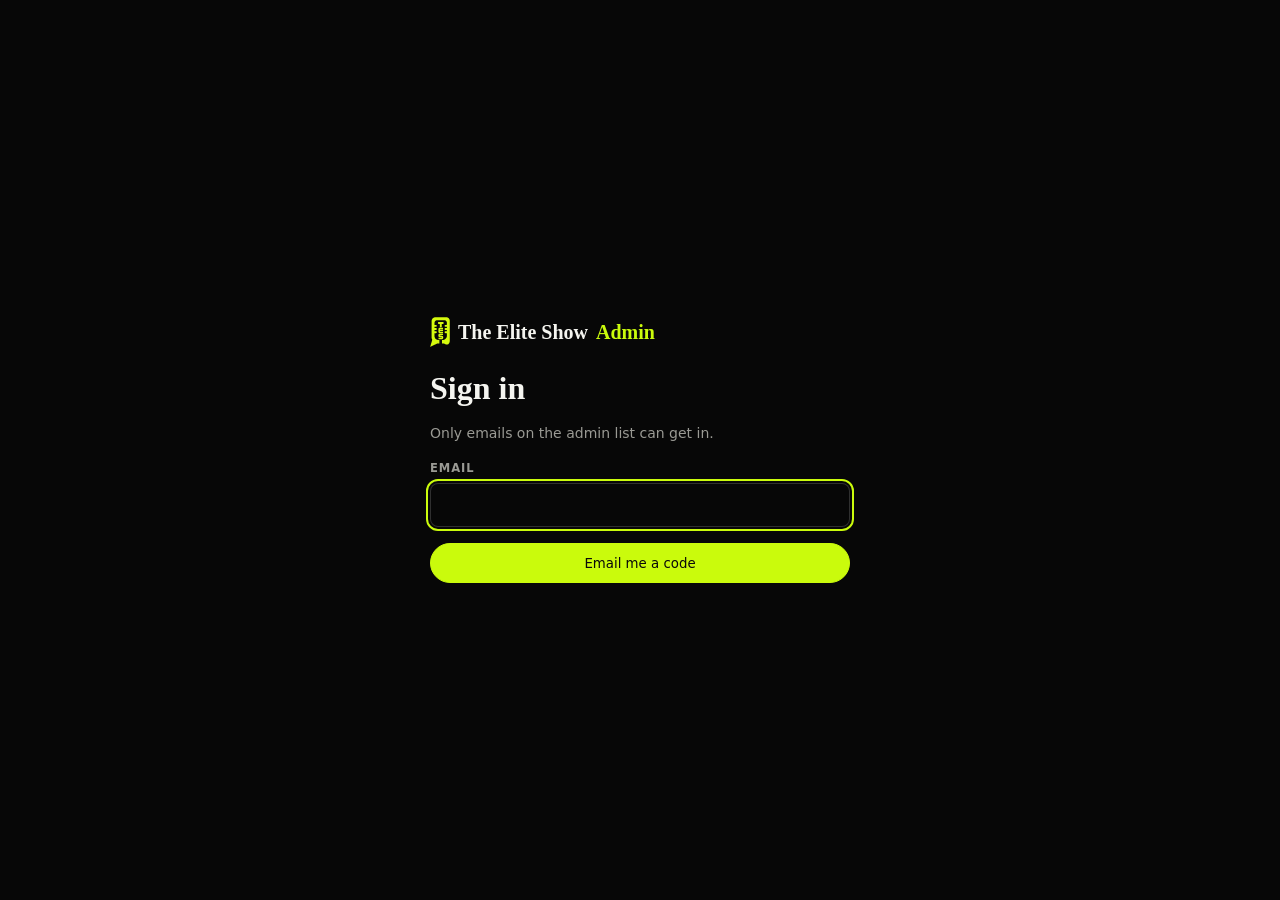
<file: admin/index.html>
<!DOCTYPE html>
<html lang="en">

<head>
  <meta charset="UTF-8">
  <!-- Lets /admin (no trailing slash) load admin.css and admin.js from /admin/ -->
  <base href="/admin/">
  <meta name="viewport" content="width=device-width, initial-scale=1.0">
  <meta name="robots" content="noindex, nofollow">
  <meta name="referrer" content="no-referrer">
  <meta http-equiv="Content-Security-Policy" content="default-src 'self'; script-src 'self' 'wasm-unsafe-eval' blob:; worker-src 'self' blob:; connect-src 'self' data: blob: https://mlrzeqekvhbzwnblzzlv.supabase.co wss://mlrzeqekvhbzwnblzzlv.supabase.co https://script.google.com https://script.googleusercontent.com; img-src 'self' data: blob: https://mlrzeqekvhbzwnblzzlv.supabase.co; style-src 'self' 'unsafe-inline' https://fonts.googleapis.com; font-src https://fonts.gstatic.com; frame-src 'self'; base-uri 'self'; form-action 'self'; object-src 'none'">
  <title>Admin · The Elite Show Community</title>
  <link rel="icon" type="image/svg+xml" href="../favicon.svg">
  <link rel="apple-touch-icon" href="../images/logo/apple-touch-icon.png">
  <link rel="preconnect" href="https://fonts.googleapis.com">
  <link rel="preconnect" href="https://fonts.gstatic.com" crossorigin>
  <link href="https://fonts.googleapis.com/css2?family=Cormorant+Garamond:wght@600;700&family=Montserrat:wght@400;500;600;700&display=swap" rel="stylesheet">
  <link rel="stylesheet" href="admin.css">
</head>

<body>
  <noscript><p class="gate-note">The admin panel needs JavaScript.</p></noscript>

  <!-- ===== Sign in ===== -->
  <main class="gate" id="gate" hidden>
    <div class="gate-card">
      <a class="brand" href="../"><img src="../images/logo/tes-mark.svg" alt="" width="20" height="30">The Elite Show <span>Admin</span></a>

      <form id="signInForm" class="gate-step" data-step="email">
        <h1>Sign in</h1>
        <p class="muted">Only emails on the admin list can get in.</p>
        <label class="field">
          <span>Email</span>
          <input type="email" name="email" autocomplete="email" required>
        </label>
        <button class="btn btn-primary" type="submit">Email me a code</button>
      </form>

      <form id="codeForm" class="gate-step" data-step="code" hidden>
        <h1>Check your email</h1>
        <p class="muted">We sent a 6-digit code to <strong data-email></strong>. It works for 10 minutes.</p>
        <label class="field">
          <span>Code from the email</span>
          <input name="code" inputmode="numeric" autocomplete="one-time-code" pattern="[0-9]{6,8}" maxlength="8" required>
        </label>
        <button class="btn btn-primary" type="submit">Continue</button>
        <button class="btn btn-quiet" type="button" data-action="restart">Use a different email</button>
      </form>

      <form id="setPasswordForm" class="gate-step" data-step="set-password" hidden>
        <h1>Create your password</h1>
        <p class="muted">You'll type this after the email code every time you sign in. Use at least 10 characters, and don't reuse your email password.</p>
        <input type="email" name="username" autocomplete="username" data-email-value hidden>
        <label class="field">
          <span>New password</span>
          <input type="password" name="password" autocomplete="new-password" minlength="10" maxlength="72" required>
        </label>
        <label class="field">
          <span>Type it again</span>
          <input type="password" name="confirm" autocomplete="new-password" minlength="10" maxlength="72" required>
        </label>
        <button class="btn btn-primary" type="submit">Save and continue</button>
        <button class="btn btn-quiet" type="button" data-action="sign-out">Sign out</button>
      </form>

      <form id="passwordForm" class="gate-step" data-step="password" hidden>
        <h1>Enter your password</h1>
        <p class="muted">Last step for <strong data-email></strong>.</p>
        <input type="email" name="username" autocomplete="username" data-email-value hidden>
        <label class="field">
          <span>Password</span>
          <input type="password" name="password" autocomplete="current-password" maxlength="72" required>
        </label>
        <button class="btn btn-primary" type="submit">Sign in</button>
        <p class="muted small">Forgot it? Ask the owner to reset your password on the Admins page.</p>
        <button class="btn btn-quiet" type="button" data-action="sign-out">Sign out</button>
      </form>

      <div class="gate-step" data-step="denied" hidden>
        <h1>Not on the admin list</h1>
        <p class="muted"><strong data-email></strong> isn't an admin. Ask an admin to add this email in the panel, then sign in again.</p>
        <button class="btn btn-quiet" type="button" data-action="sign-out">Sign out</button>
      </div>

      <div class="gate-step" data-step="loading">
        <p class="muted">Loading…</p>
      </div>

      <p class="gate-error" id="gateError" role="alert" hidden></p>
    </div>
  </main>

  <!-- ===== Panel ===== -->
  <div class="app" id="app" hidden>
    <aside class="side">
      <a class="brand" href="../" target="_blank" rel="noopener"><img src="../images/logo/tes-mark.svg" alt="" width="20" height="30">The Elite Show <span>Admin</span></a>
      <nav class="nav" aria-label="Admin sections">
        <a href="#dashboard" data-view="dashboard">Dashboard</a>
        <a href="#members" data-view="members">Members</a>
        <a href="#waitlist" data-view="waitlist">Premium waitlist</a>
        <a href="#business" data-view="business">Business</a>
        <a href="#sessions" data-view="sessions">Sessions <span class="nav-badge" data-drive-badge hidden></span></a>
        <a href="#reviews" data-view="reviews">Reviews</a>
        <a href="#mentors" data-view="mentors">Mentors</a>
        <a href="#history" data-view="history">History</a>
        <a href="#admins" data-view="admins">Admins</a>
        <a href="#settings" data-view="settings">Settings</a>
      </nav>
      <div class="side-foot">
        <span class="muted small" data-me></span>
        <button class="btn btn-quiet btn-small" type="button" data-action="sign-out">Sign out</button>
      </div>
    </aside>
    <main class="main" id="main" tabindex="-1"></main>
  </div>

  <div class="toasts" id="toasts" aria-live="polite"></div>

  <script src="../supabase_config.js"></script>
  <script src="../vendor/supabase/supabase-2.117.3.js"></script>
  <script src="../vendor/tesseract/tesseract.min.js"></script>
  <script src="poster_reader.js"></script>
  <script src="admin.js"></script>
</body>

</html>
</file>
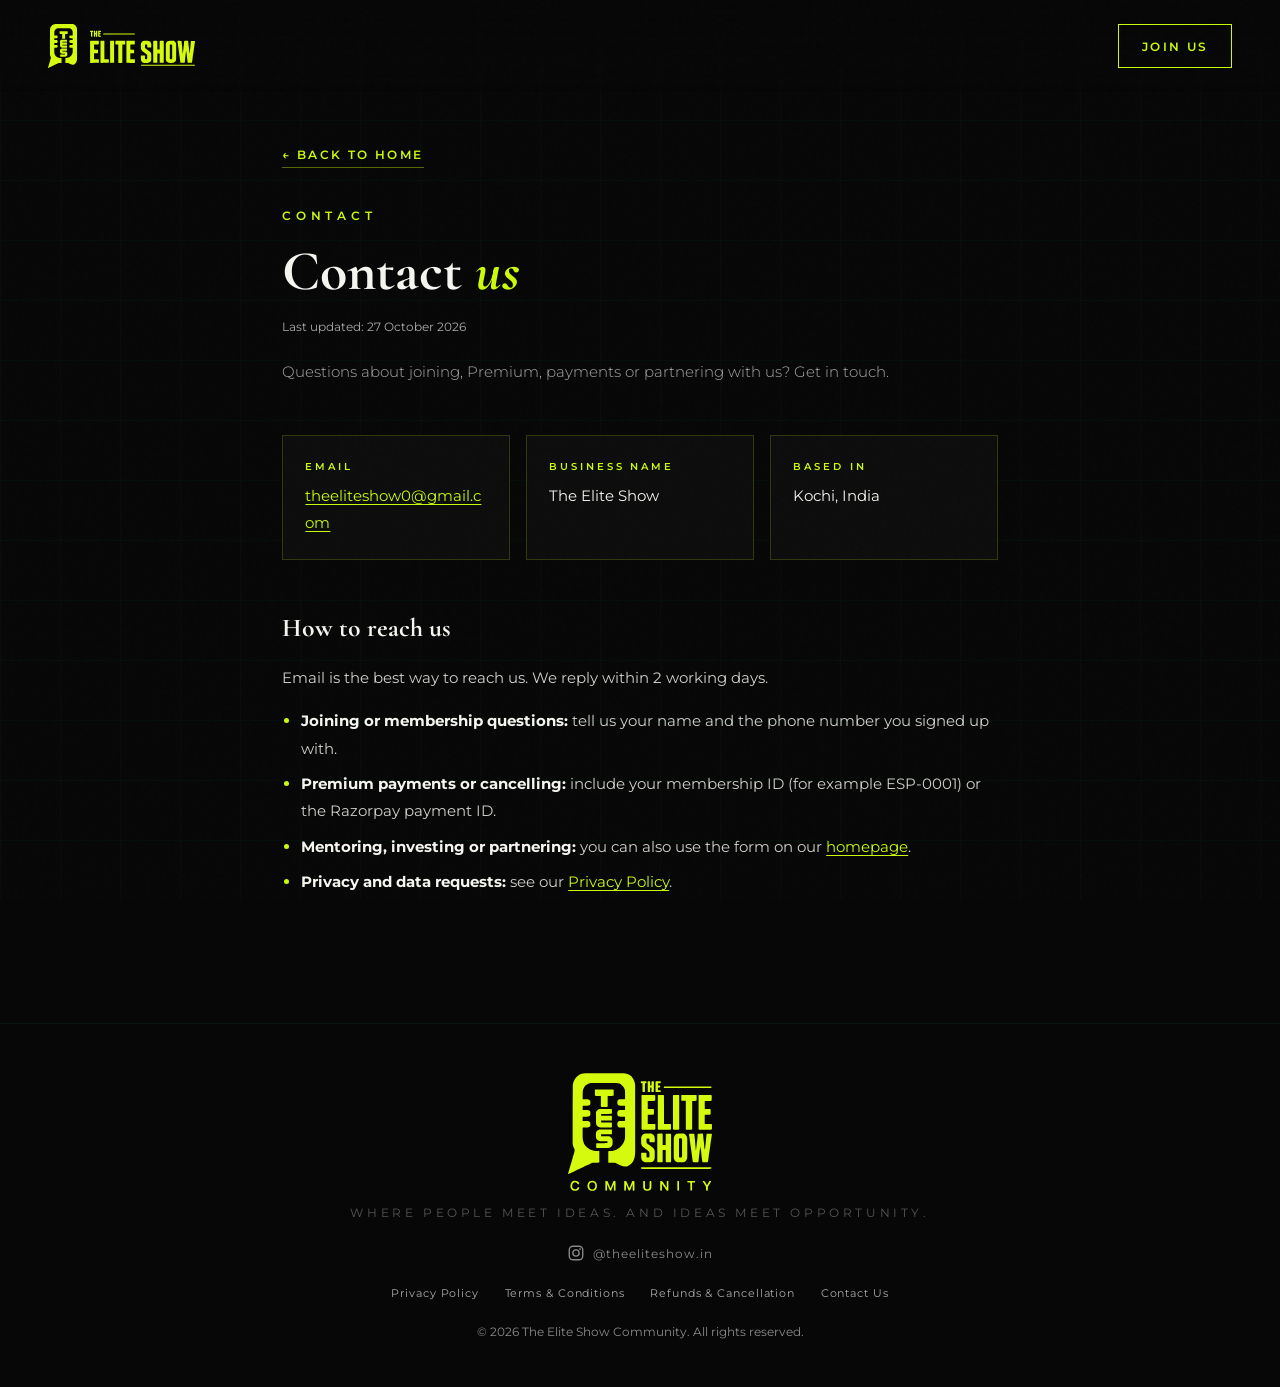
<file: contact.html>
<!DOCTYPE html>
<html lang="en">

<head>
  <meta charset="UTF-8">
  <meta name="viewport" content="width=device-width, initial-scale=1.0, viewport-fit=cover">
  <meta name="theme-color" content="#070707">
  <title>Contact Us — The Elite Show Community</title>
  <link rel="icon" type="image/svg+xml" href="favicon.svg">
  <link rel="apple-touch-icon" href="images/logo/apple-touch-icon.png">
  <meta name="description" content="Contact The Elite Show Community, a startup and growth community in Kerala. Email theeliteshow0@gmail.com.">
  <link rel="canonical" href="https://www.theeliteshow.com/contact.html">
  <meta property="og:type" content="website">
  <meta property="og:site_name" content="The Elite Show Community">
  <meta property="og:url" content="https://www.theeliteshow.com/contact.html">
  <meta property="og:title" content="Contact Us — The Elite Show Community">
  <meta property="og:description" content="Contact The Elite Show Community, a startup and growth community in Kerala. Email theeliteshow0@gmail.com.">
  <meta property="og:image" content="https://www.theeliteshow.com/images/share/poster-wall-logo.jpg">
  <meta property="og:image:width" content="1200">
  <meta property="og:image:height" content="630">
  <meta name="twitter:card" content="summary_large_image">
  <link
    href="https://fonts.googleapis.com/css2?family=Cormorant+Garamond:wght@300;400;600;700&family=Montserrat:wght@300;400;500;600;700&display=swap"
    rel="stylesheet">
  <link rel="stylesheet" href="the_elite_show.css">
  <link rel="stylesheet" href="responsive.css">
</head>

<body class="plain-cursor">

  <div class="grid-bg"></div>

  <nav>
    <a class="nav-logo" href="index.html"><img class="nav-logo-img" src="images/logo/the-elite-show-horizontal.svg" alt="The Elite Show Community" width="147" height="44"></a>
    <div class="nav-links">
      <a href="privacy.html">Privacy</a>
      <a href="terms.html">Terms</a>
      <a href="refunds.html">Refunds</a>
      <a href="contact.html">Contact</a>
    </div>
    <a class="nav-cta" href="index.html#waitlist">Join Us</a>
  </nav>

  <main class="section legal-page">
    <a class="sessions-back" href="index.html">← Back to home</a>
    <p class="section-label">Contact</p>
    <h1 class="section-title">Contact <em>us</em></h1>
    <p class="legal-updated">Last updated: 27 October 2026</p>
    <p class="section-lead">Questions about joining, Premium, payments or partnering with us? Get in touch.</p>
    <div class="legal-body">
      <div class="legal-contact">
        <div>
          <p class="legal-contact-label">Email</p>
          <p><a href="mailto:theeliteshow0@gmail.com">theeliteshow0@gmail.com</a></p>
        </div>
        <div>
          <p class="legal-contact-label">Business name</p>
          <p>The Elite Show</p>
        </div>
        <div>
          <p class="legal-contact-label">Based in</p>
          <p>Kochi, India</p>
        </div>
      </div>

      <h2>How to reach us</h2>
      <p>Email is the best way to reach us. We reply within 2 working days.</p>
      <ul>
        <li><strong>Joining or membership questions:</strong> tell us your name and the phone number you signed up with.</li>
        <li><strong>Premium payments or cancelling:</strong> include your membership ID (for example ESP-0001) or the Razorpay payment ID.</li>
        <li><strong>Mentoring, investing or partnering:</strong> you can also use the form on our <a href="index.html#get-involved">homepage</a>.</li>
        <li><strong>Privacy and data requests:</strong> see our <a href="privacy.html">Privacy Policy</a>.</li>
      </ul>
    </div>
  </main>

  <footer>
    <div class="footer-logo"><img src="images/logo/the-elite-show-community.svg" alt="The Elite Show Community" width="160" height="132" loading="lazy"></div>
    <div class="footer-tagline">Where people meet ideas. And ideas meet opportunity.</div>
    <a class="footer-social" href="https://www.instagram.com/theeliteshow.in/" target="_blank" rel="noopener me">
      <svg viewBox="0 0 24 24" width="18" height="18" aria-hidden="true" focusable="false"><rect x="3" y="3" width="18" height="18" rx="5" fill="none" stroke="currentColor" stroke-width="1.8"/><circle cx="12" cy="12" r="4.2" fill="none" stroke="currentColor" stroke-width="1.8"/><circle cx="17.3" cy="6.7" r="1.2" fill="currentColor"/></svg>
      <span>@theeliteshow.in</span>
    </a>
    <div class="footer-links" role="navigation" aria-label="Legal">
      <a href="privacy.html">Privacy Policy</a>
      <a href="terms.html">Terms &amp; Conditions</a>
      <a href="refunds.html">Refunds &amp; Cancellation</a>
      <a href="contact.html">Contact Us</a>
    </div>
    <div class="footer-copy">© <span id="footerYear">2026</span> The Elite Show Community. All rights reserved.</div>
  </footer>

  <script>
    document.getElementById('footerYear').textContent = new Date().getFullYear();
  </script>
</body>

</html>
</file>
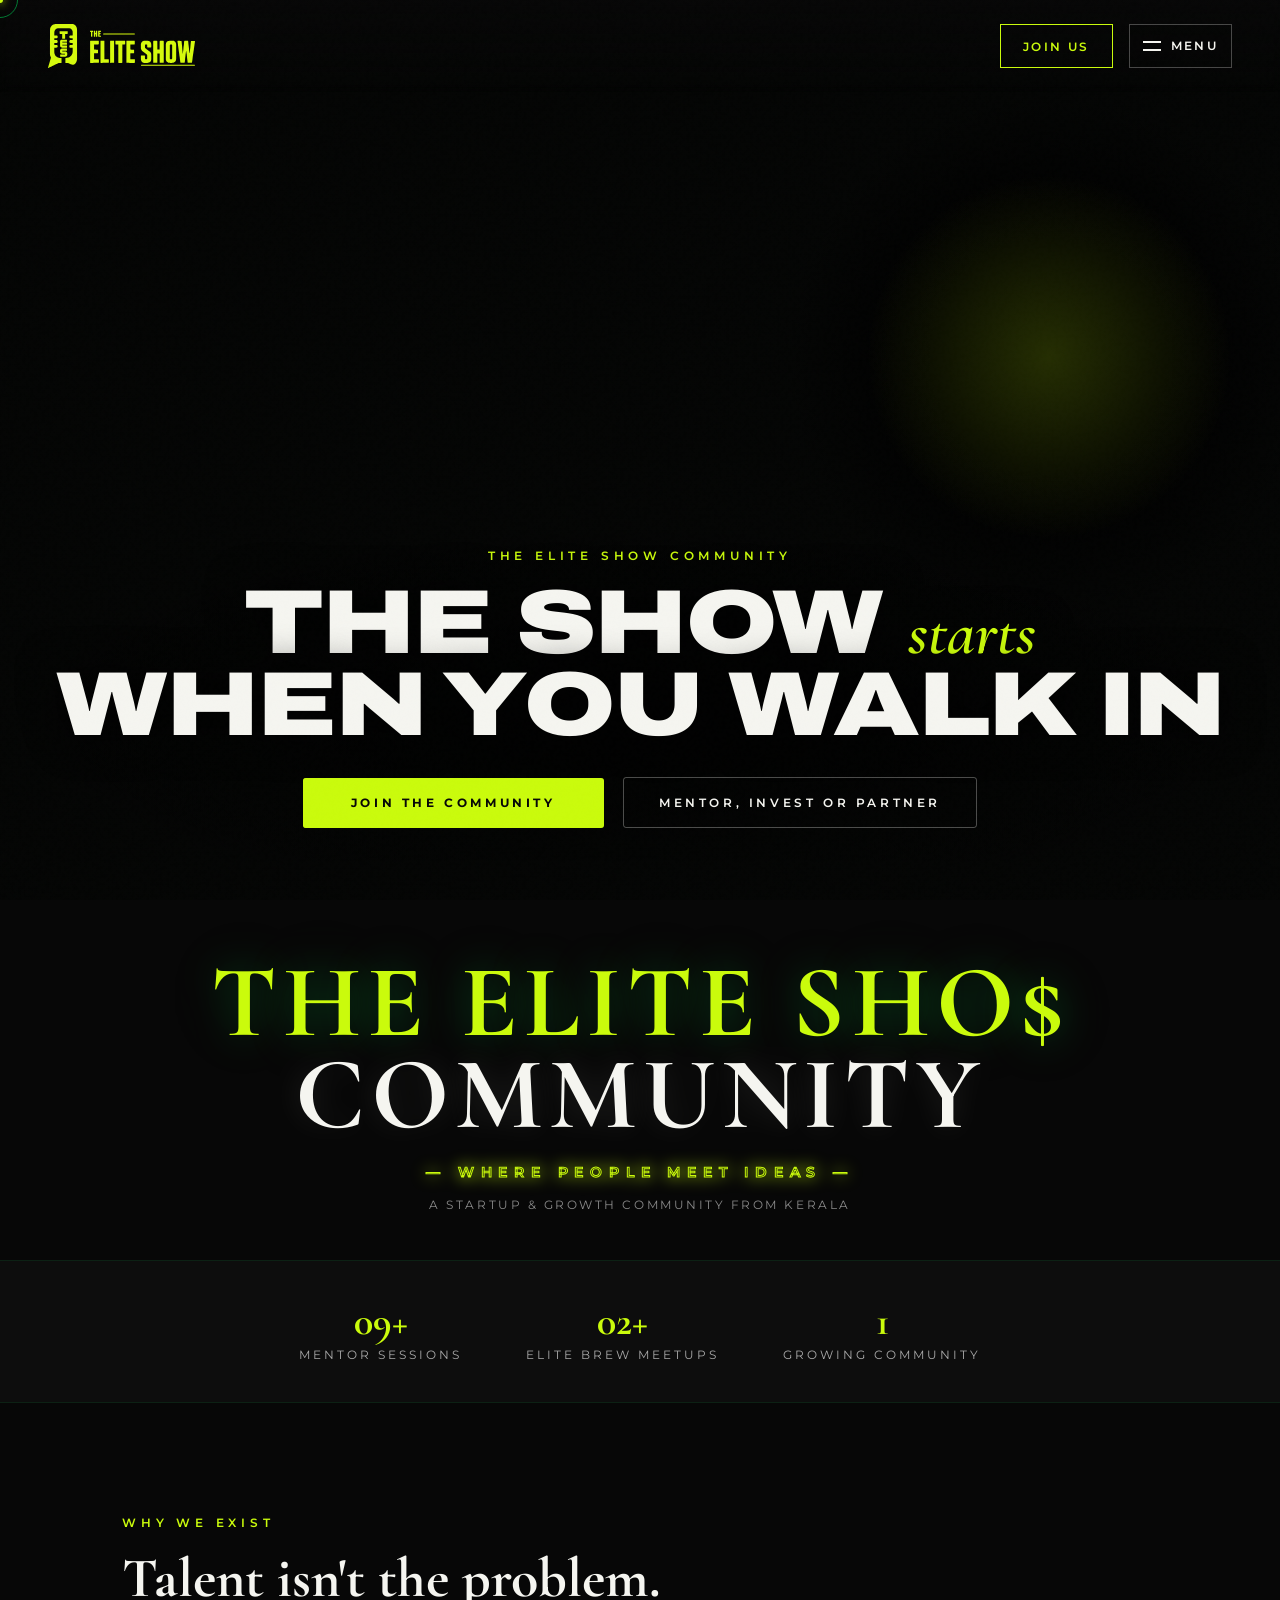
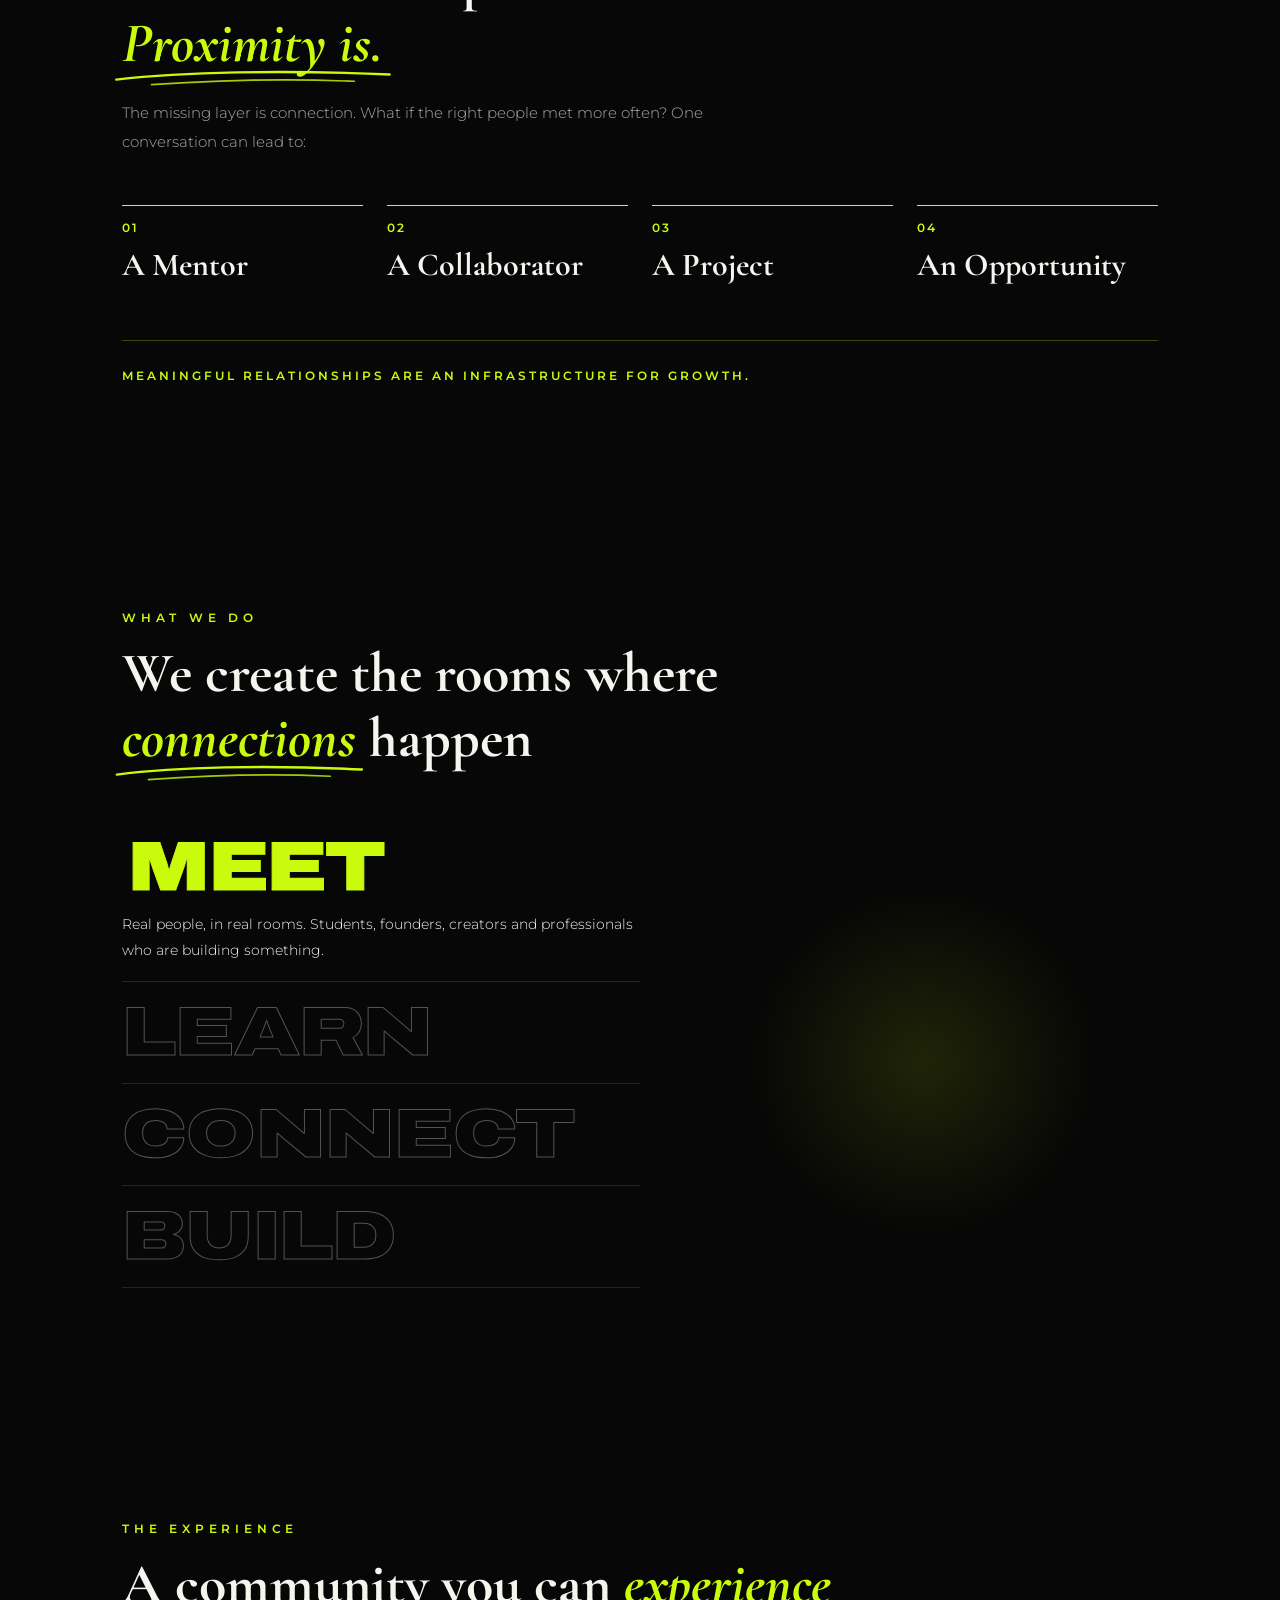
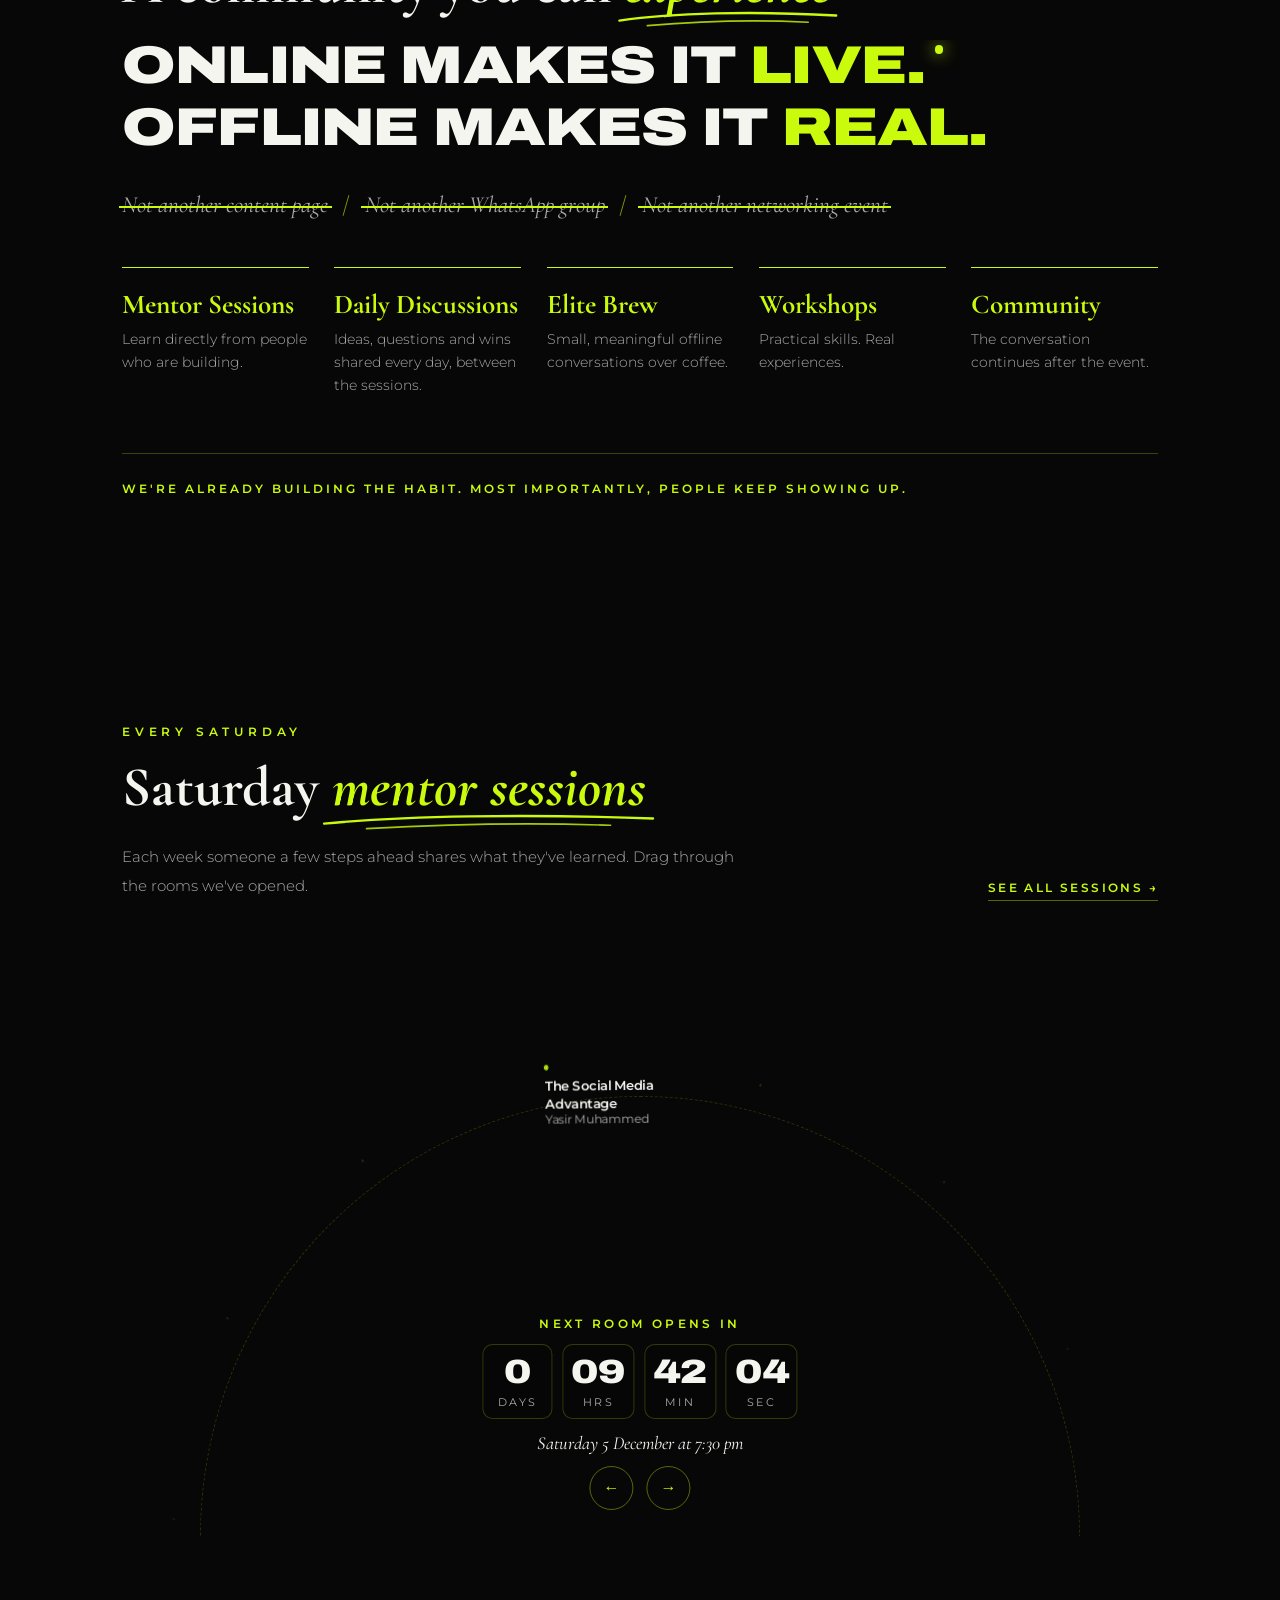
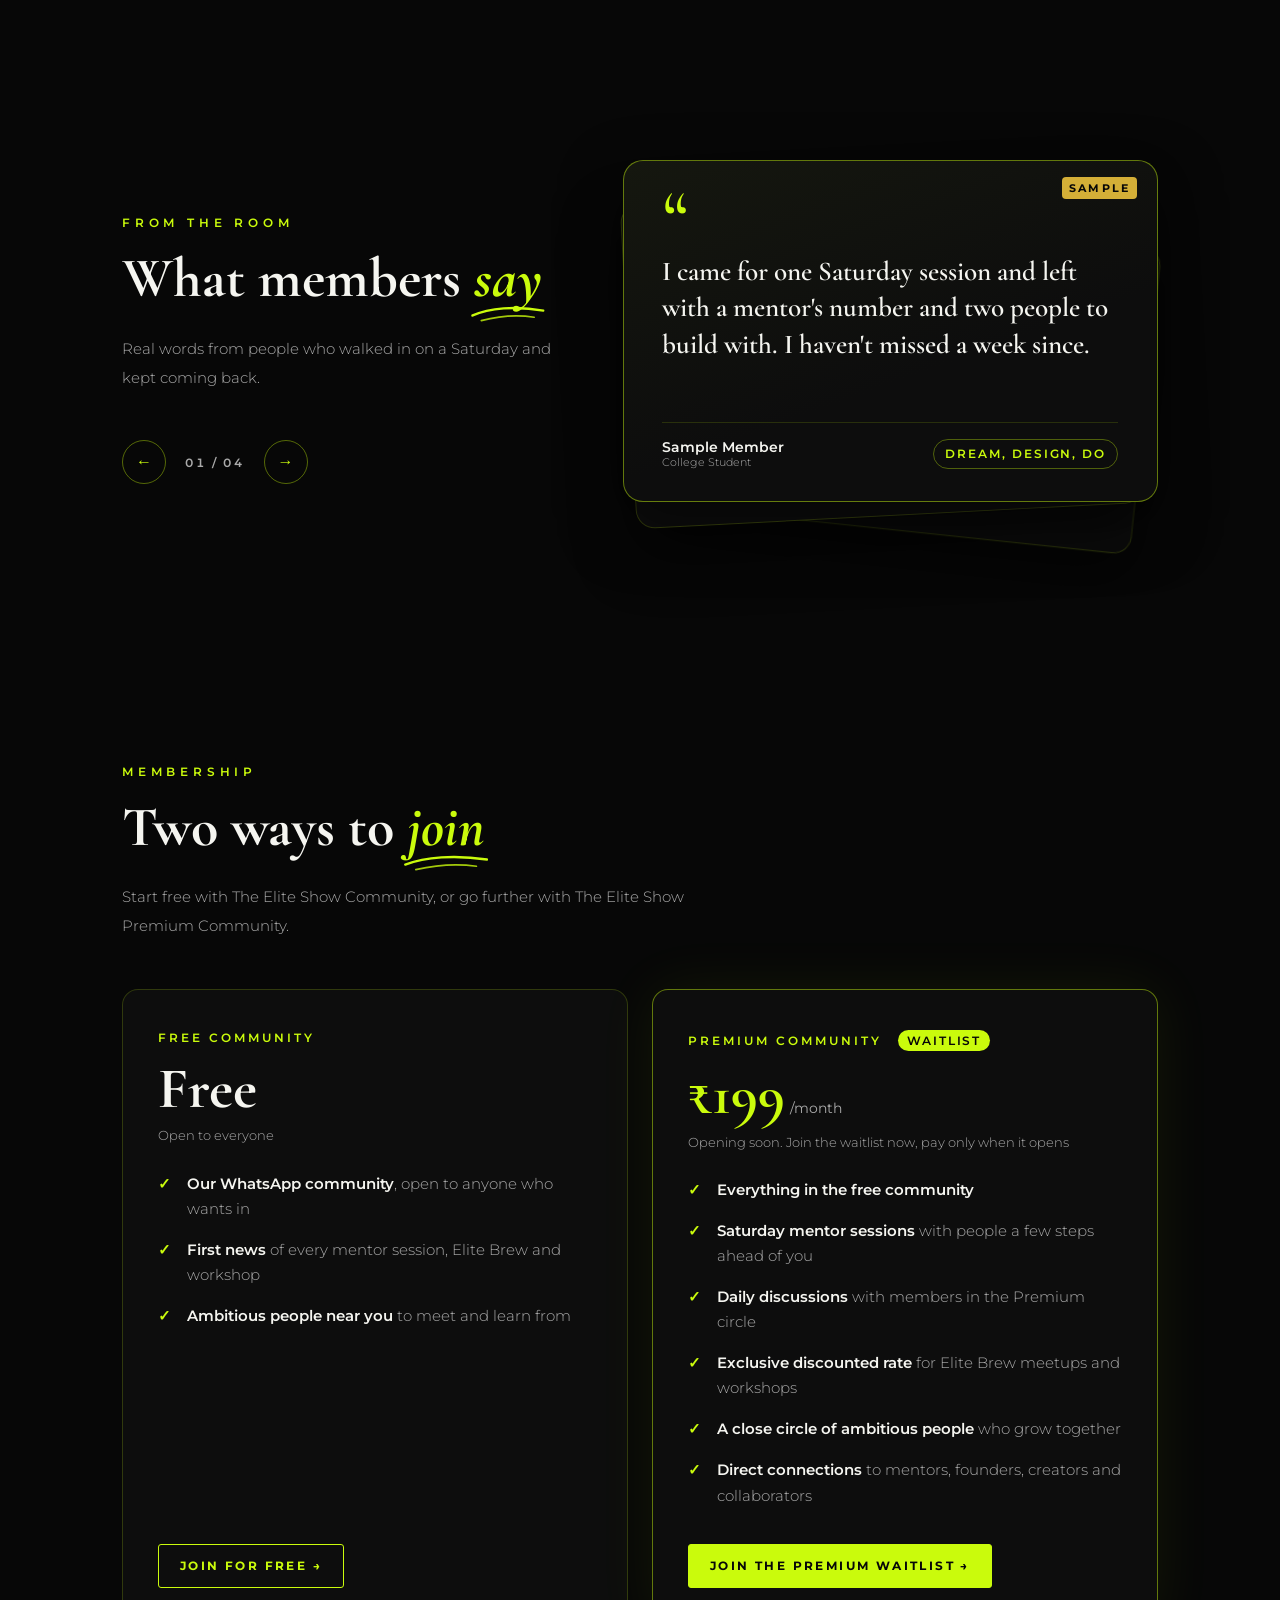
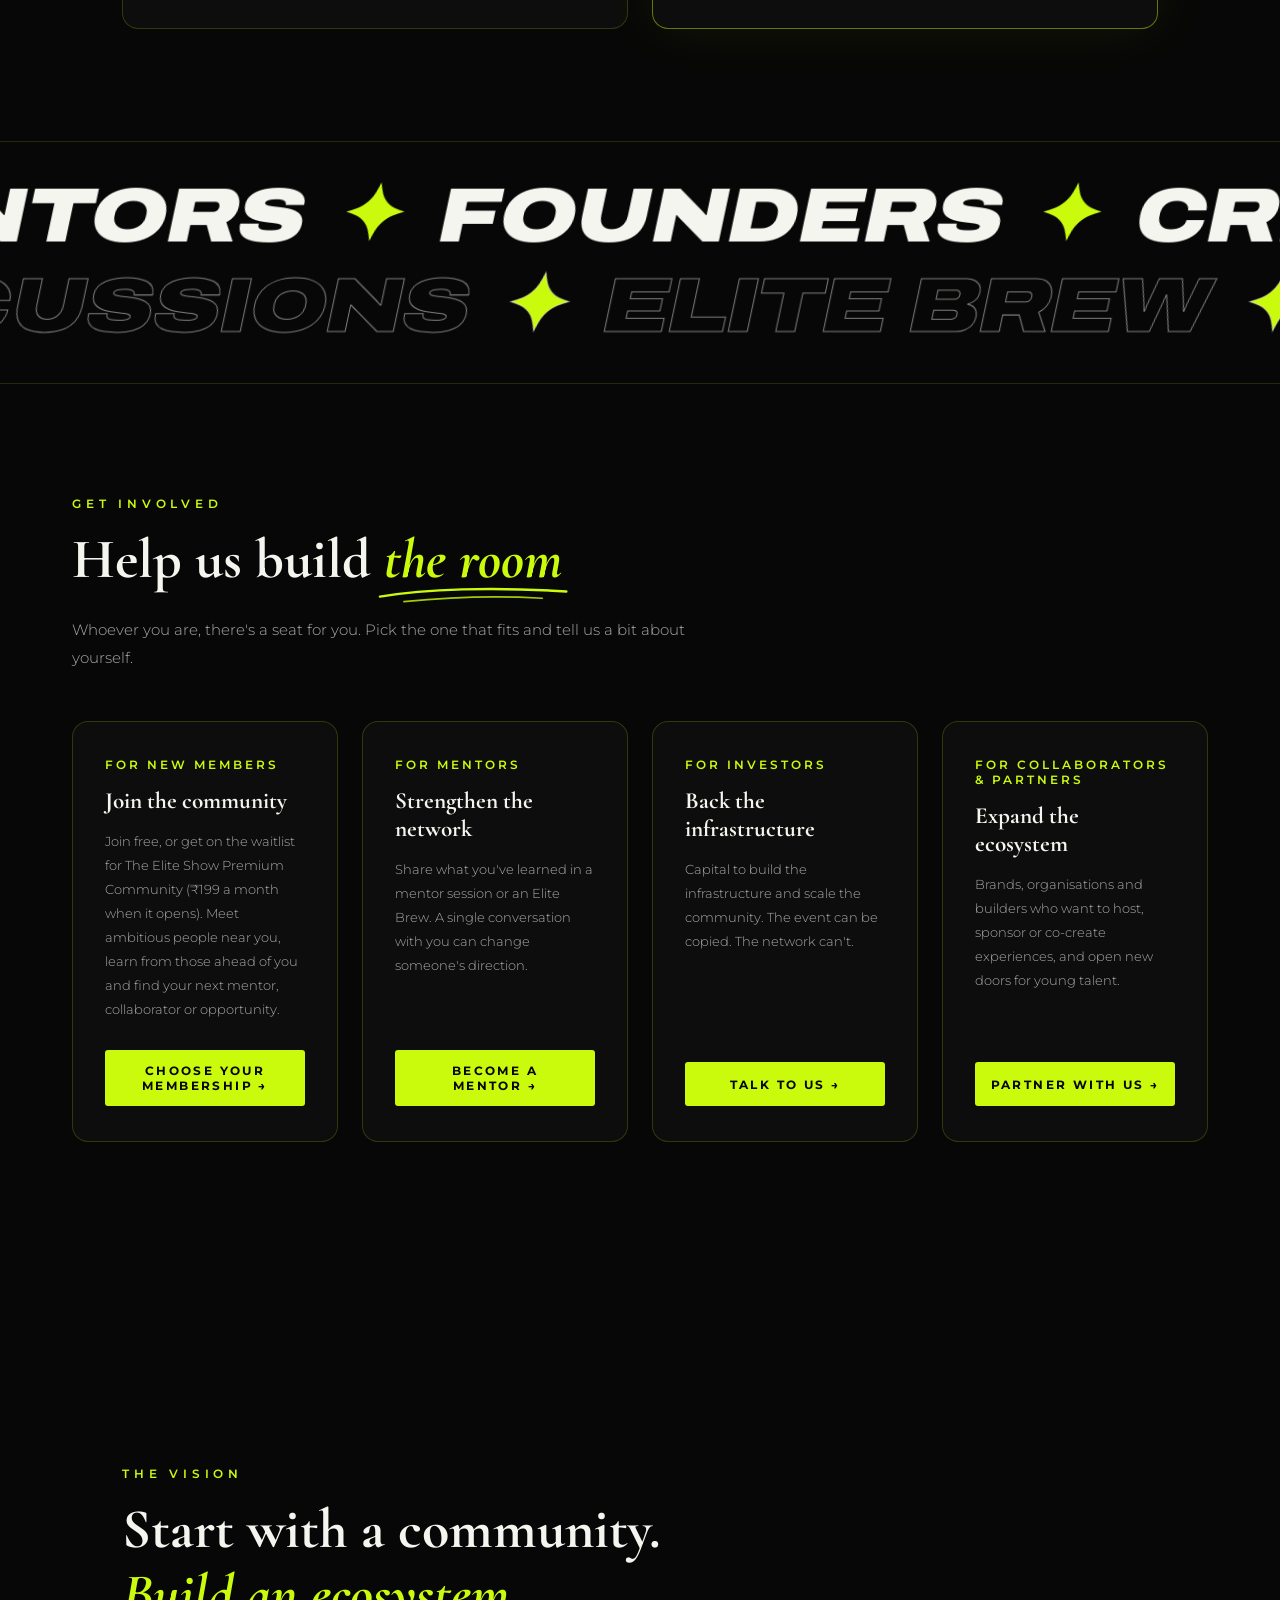
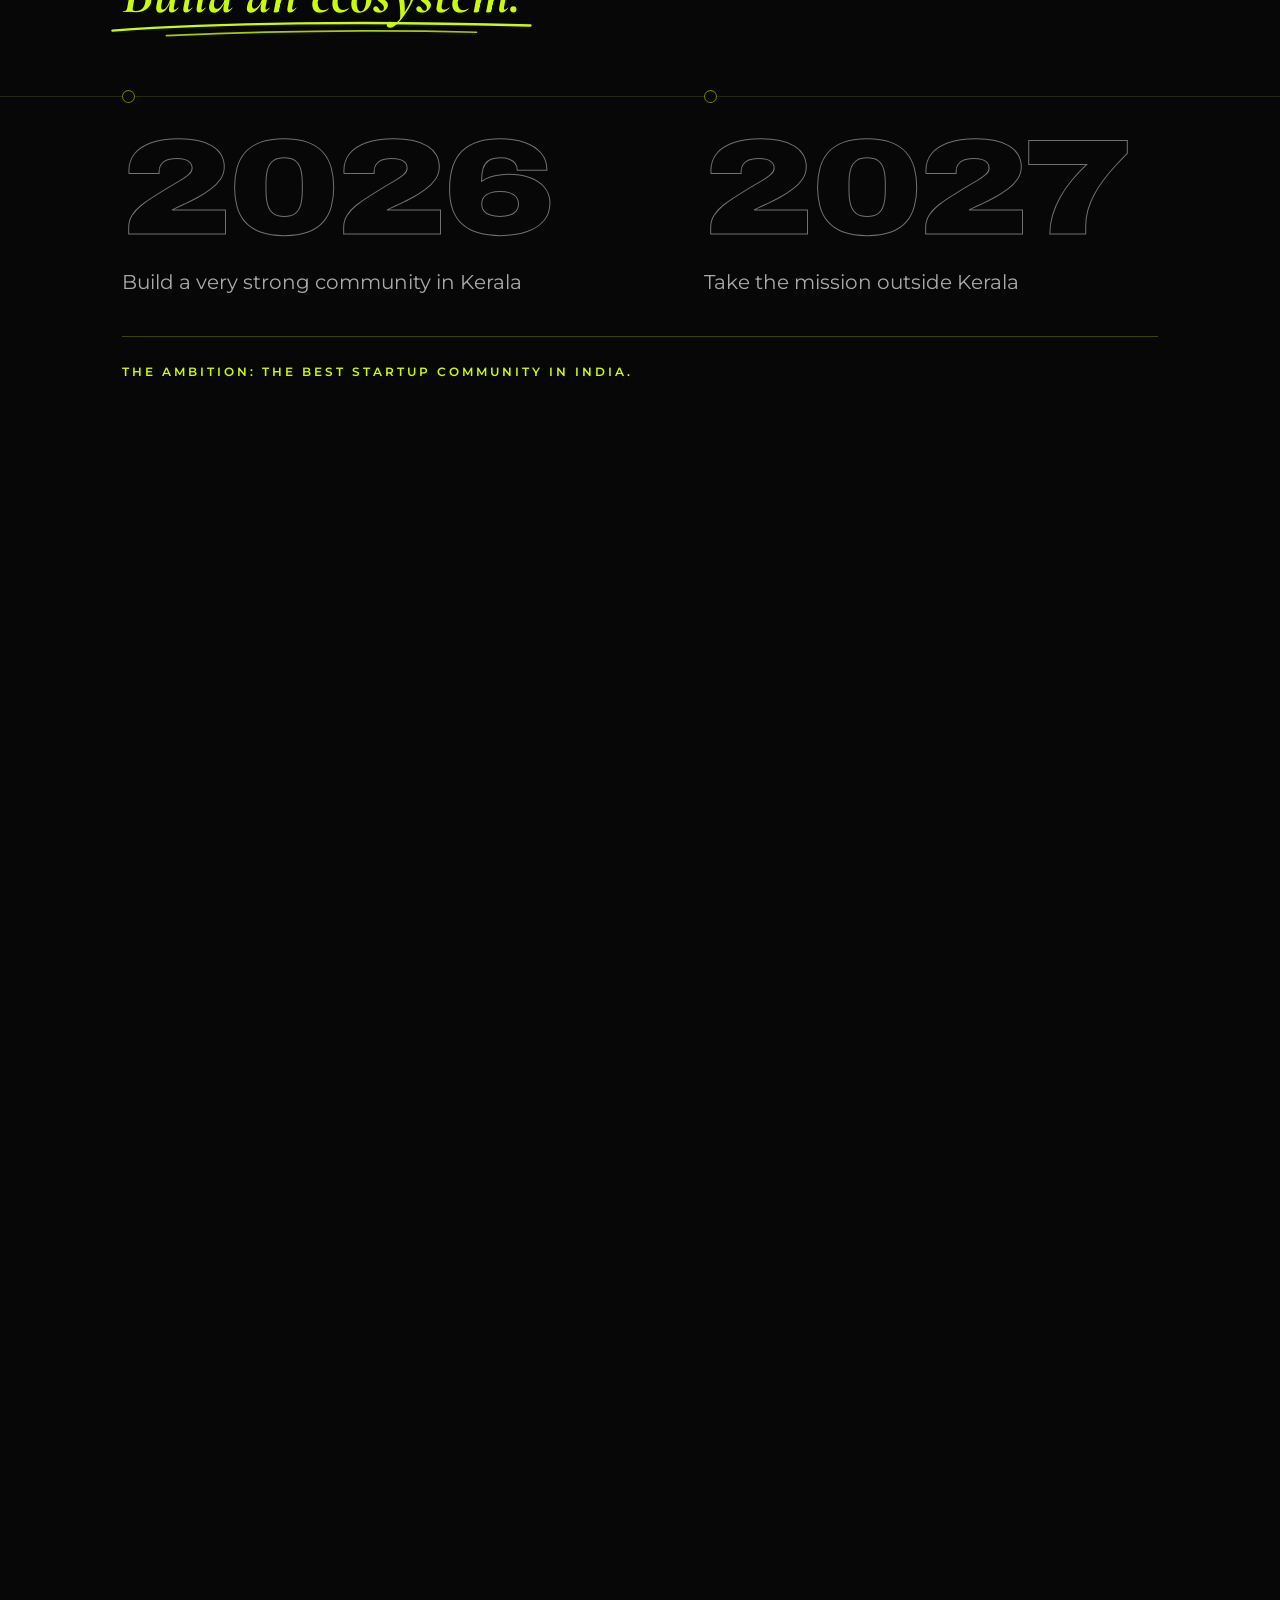
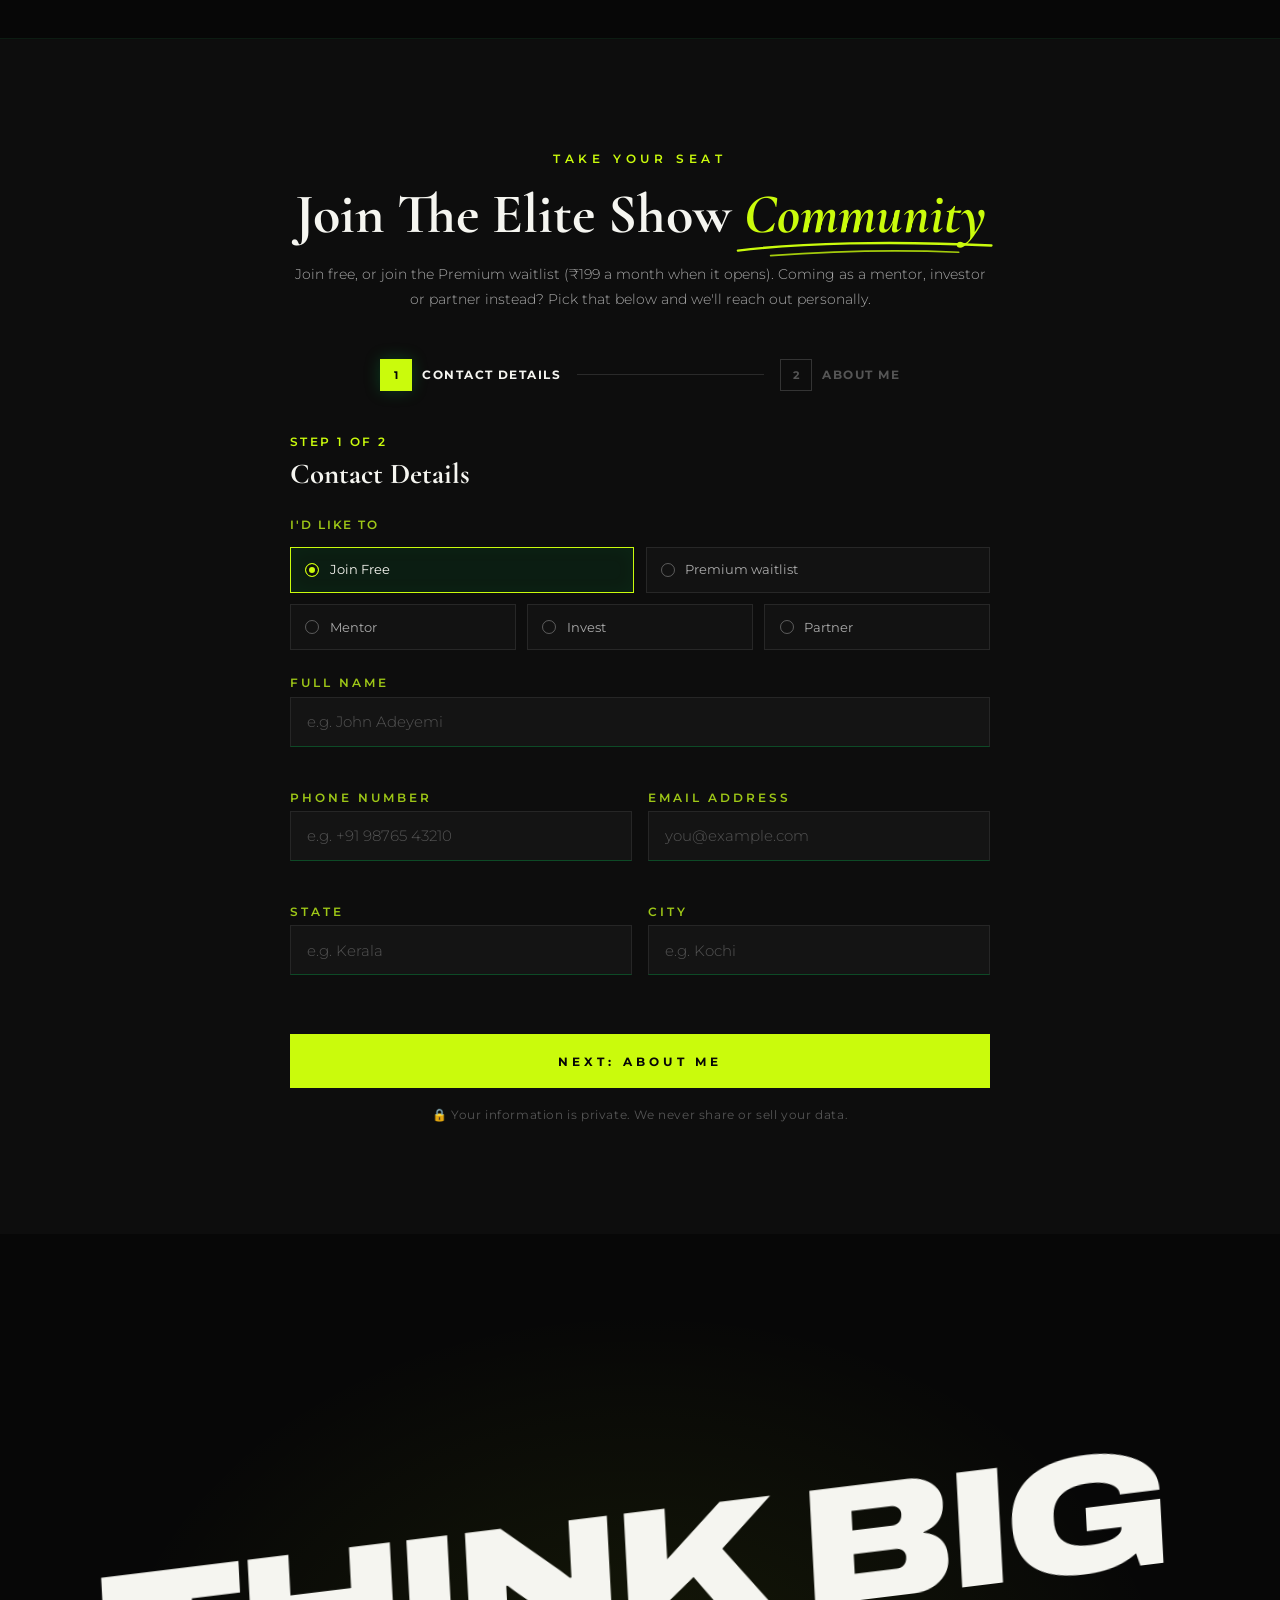
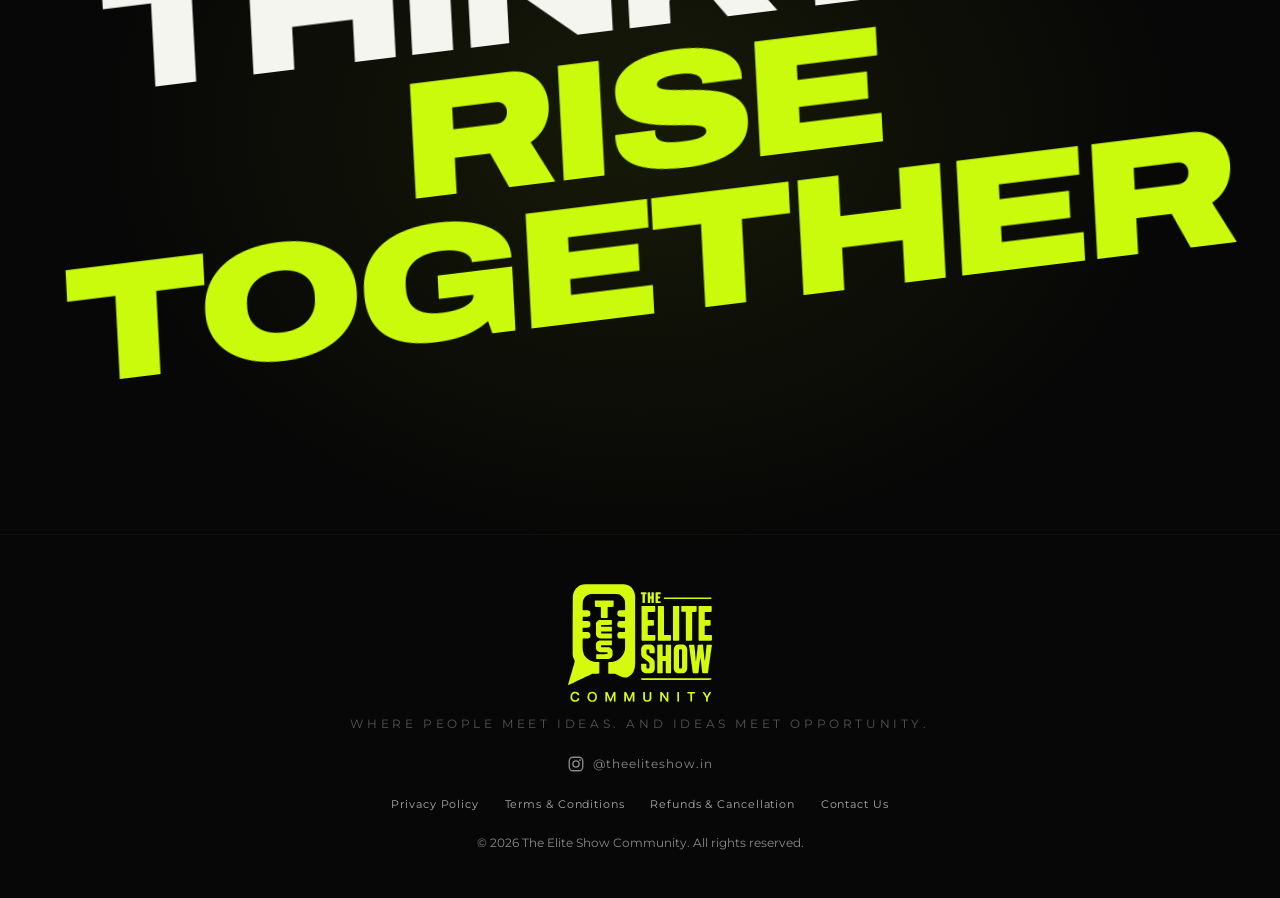
<file: invite.html>
<!DOCTYPE html>
<html lang="en">

<head>
  <meta charset="UTF-8">
  <meta name="viewport" content="width=device-width, initial-scale=1.0">
  <!-- The link a Premium member shares (www.theeliteshow.com/join, see vercel.json).
       It exists only to give that link its own preview card, then sends people to the membership section. -->
  <title>Join The Elite Show Community</title>
  <meta name="robots" content="noindex">
  <meta name="description" content="A member invited you. Join The Elite Show Community: Saturday sessions, daily discussions and people who build.">
  <link rel="canonical" href="https://www.theeliteshow.com/join">
  <meta property="og:type" content="website">
  <meta property="og:site_name" content="The Elite Show Community">
  <meta property="og:url" content="https://www.theeliteshow.com/join">
  <meta property="og:title" content="I'm in. Your turn. Join The Elite Show Community">
  <meta property="og:description" content="Saturday sessions, daily discussions and people who build. Join now.">
  <meta property="og:image" content="https://www.theeliteshow.com/images/share/invite-logo.jpg">
  <meta property="og:image:width" content="1200">
  <meta property="og:image:height" content="630">
  <meta property="og:image:alt" content="I'm in. Your turn. A Premium member card of The Elite Show Community">
  <meta name="twitter:card" content="summary_large_image">
  <meta name="twitter:title" content="I'm in. Your turn. Join The Elite Show Community">
  <meta name="twitter:description" content="Saturday sessions, daily discussions and people who build. Join now.">
  <meta name="twitter:image" content="https://www.theeliteshow.com/images/share/invite-logo.jpg">
  <link rel="icon" type="image/svg+xml" href="favicon.svg">
  <link rel="apple-touch-icon" href="images/logo/apple-touch-icon.png">
  <script>location.replace('/#membership');</script>
  <style>
    body { margin: 0; min-height: 100vh; display: grid; place-items: center; background: #070707; color: #f5f5f0; font-family: system-ui, sans-serif; }
    a { color: #CAFB0C; }
  </style>
</head>

<body>
  <p>Taking you to <a href="/#membership">The Elite Show Community</a>…</p>
</body>

</html>
</file>
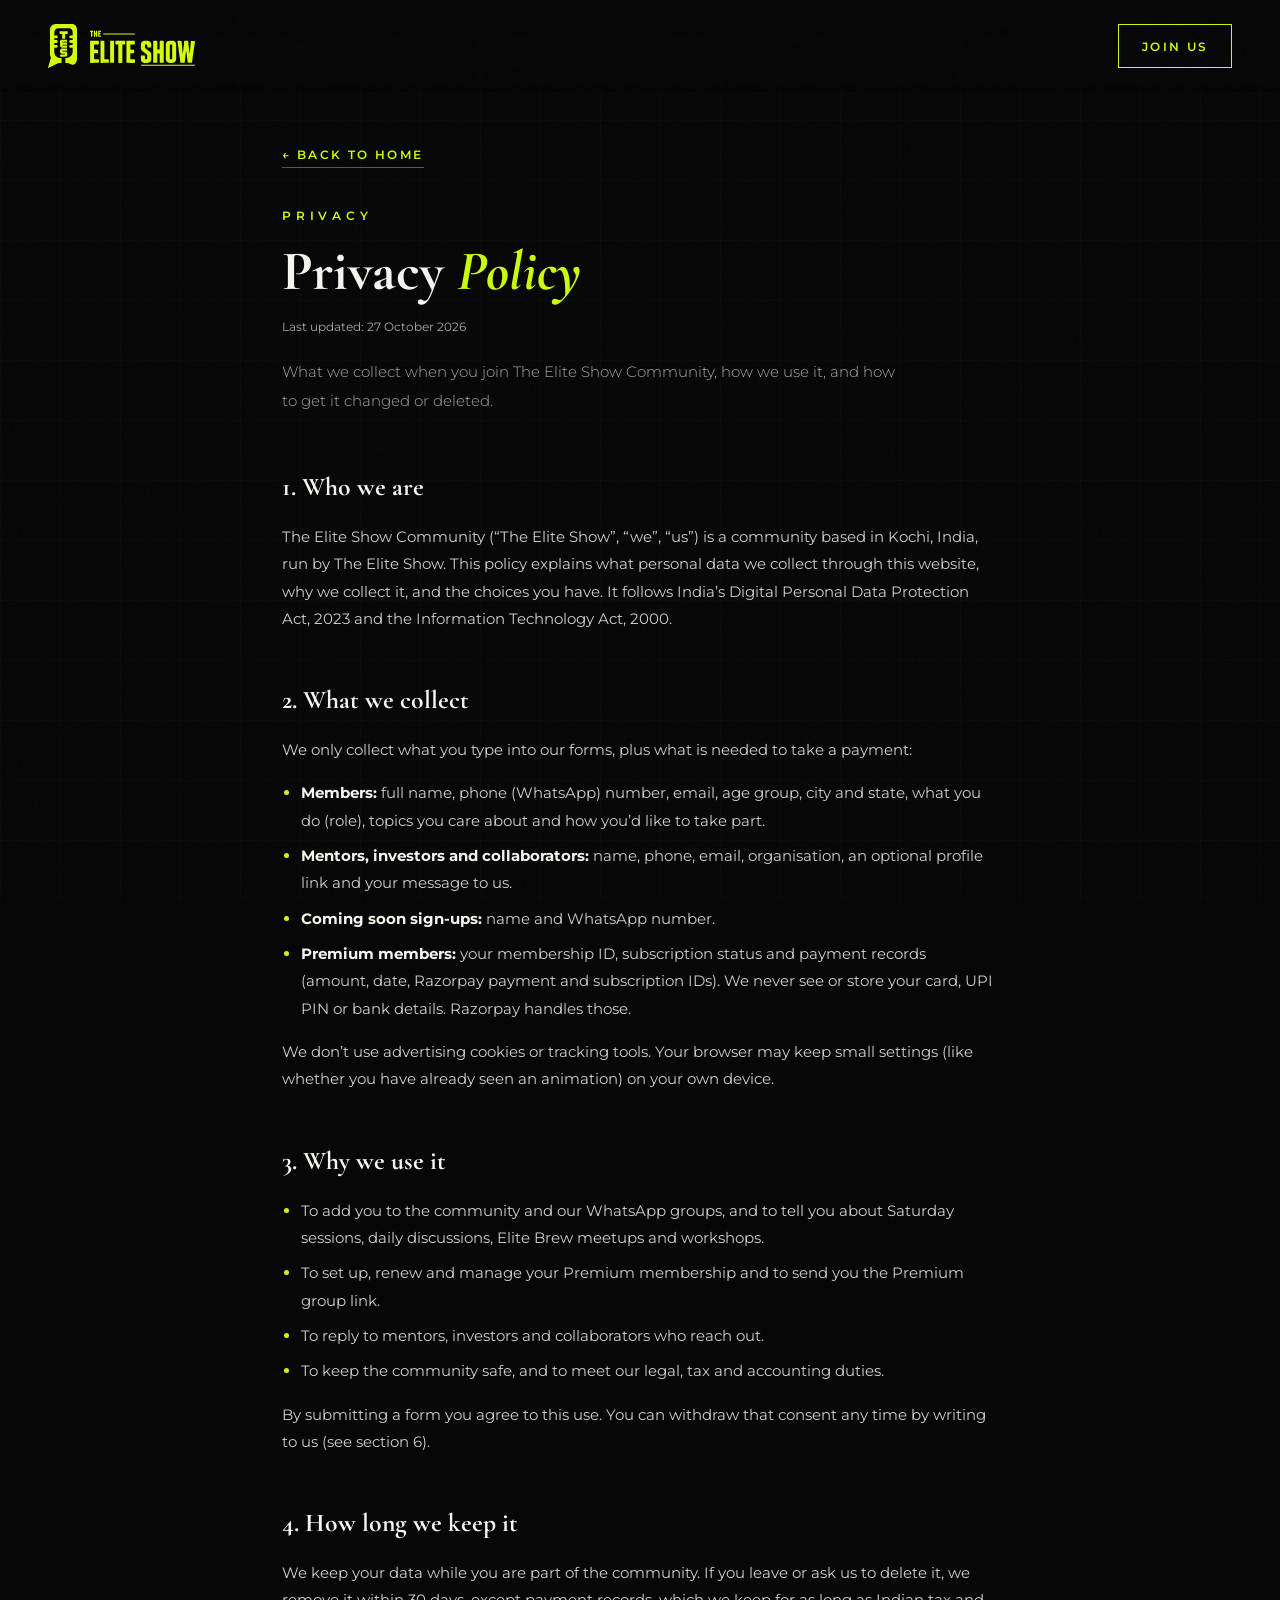
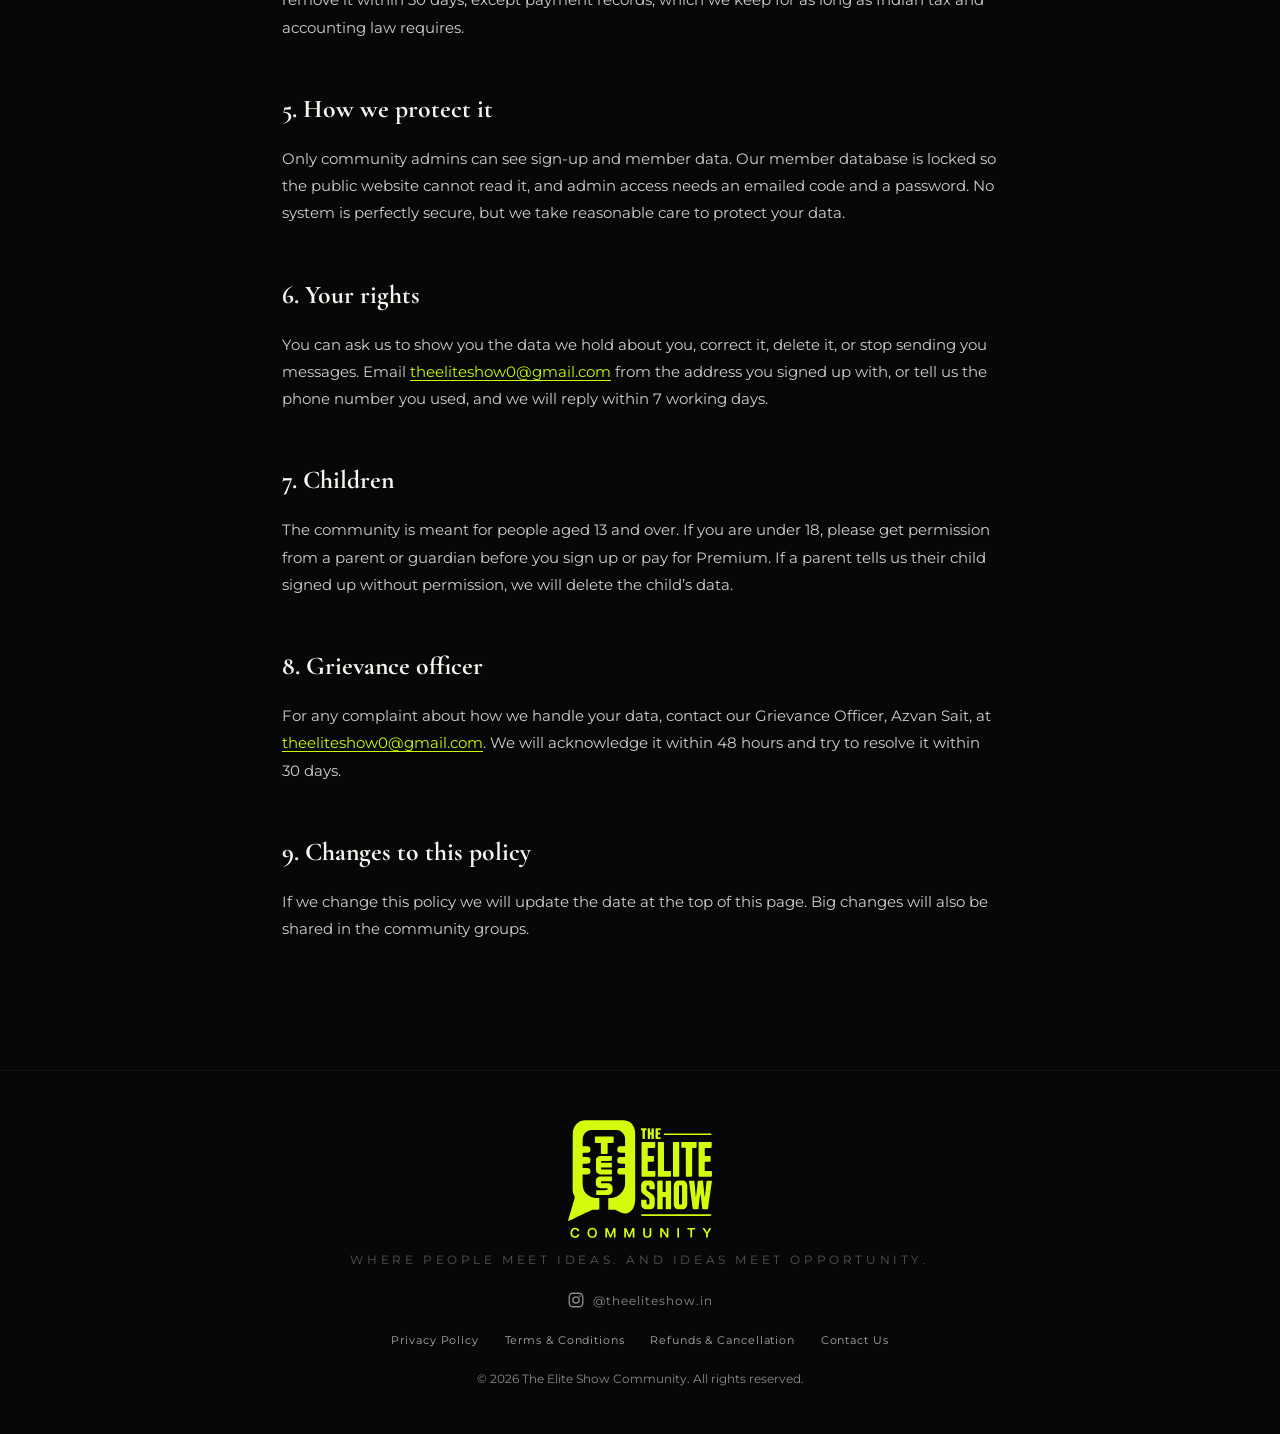
<file: privacy.html>
<!DOCTYPE html>
<html lang="en">

<head>
  <meta charset="UTF-8">
  <meta name="viewport" content="width=device-width, initial-scale=1.0, viewport-fit=cover">
  <meta name="theme-color" content="#070707">
  <title>Privacy Policy — The Elite Show Community</title>
  <link rel="icon" type="image/svg+xml" href="favicon.svg">
  <link rel="apple-touch-icon" href="images/logo/apple-touch-icon.png">
  <meta name="description" content="How The Elite Show Community collects, uses and protects your personal data.">
  <link rel="canonical" href="https://www.theeliteshow.com/privacy.html">
  <meta property="og:type" content="website">
  <meta property="og:site_name" content="The Elite Show Community">
  <meta property="og:url" content="https://www.theeliteshow.com/privacy.html">
  <meta property="og:title" content="Privacy Policy — The Elite Show Community">
  <meta property="og:description" content="How The Elite Show Community collects, uses and protects your personal data.">
  <meta property="og:image" content="https://www.theeliteshow.com/images/share/poster-wall-logo.jpg">
  <meta property="og:image:width" content="1200">
  <meta property="og:image:height" content="630">
  <meta name="twitter:card" content="summary_large_image">
  <link
    href="https://fonts.googleapis.com/css2?family=Cormorant+Garamond:wght@300;400;600;700&family=Montserrat:wght@300;400;500;600;700&display=swap"
    rel="stylesheet">
  <link rel="stylesheet" href="the_elite_show.css">
  <link rel="stylesheet" href="responsive.css">
</head>

<body class="plain-cursor">

  <div class="grid-bg"></div>

  <nav>
    <a class="nav-logo" href="index.html"><img class="nav-logo-img" src="images/logo/the-elite-show-horizontal.svg" alt="The Elite Show Community" width="147" height="44"></a>
    <div class="nav-links">
      <a href="privacy.html">Privacy</a>
      <a href="terms.html">Terms</a>
      <a href="refunds.html">Refunds</a>
      <a href="contact.html">Contact</a>
    </div>
    <a class="nav-cta" href="index.html#waitlist">Join Us</a>
  </nav>

  <main class="section legal-page">
    <a class="sessions-back" href="index.html">← Back to home</a>
    <p class="section-label">Privacy</p>
    <h1 class="section-title">Privacy <em>Policy</em></h1>
    <p class="legal-updated">Last updated: 27 October 2026</p>
    <p class="section-lead">What we collect when you join The Elite Show Community, how we use it, and how to get it changed or deleted.</p>
    <div class="legal-body">
      <h2>1. Who we are</h2>
      <p>The Elite Show Community (“The Elite Show”, “we”, “us”) is a community based in Kochi, India, run by The Elite Show. This policy explains what personal data we collect through this website, why we collect it, and the choices you have. It follows India’s Digital Personal Data Protection Act, 2023 and the Information Technology Act, 2000.</p>

      <h2>2. What we collect</h2>
      <p>We only collect what you type into our forms, plus what is needed to take a payment:</p>
      <ul>
        <li><strong>Members:</strong> full name, phone (WhatsApp) number, email, age group, city and state, what you do (role), topics you care about and how you’d like to take part.</li>
        <li><strong>Mentors, investors and collaborators:</strong> name, phone, email, organisation, an optional profile link and your message to us.</li>
        <li><strong>Coming soon sign-ups:</strong> name and WhatsApp number.</li>
        <li><strong>Premium members:</strong> your membership ID, subscription status and payment records (amount, date, Razorpay payment and subscription IDs). We never see or store your card, UPI PIN or bank details. Razorpay handles those.</li>
      </ul>
      <p>We don’t use advertising cookies or tracking tools. Your browser may keep small settings (like whether you have already seen an animation) on your own device.</p>

      <h2>3. Why we use it</h2>
      <ul>
        <li>To add you to the community and our WhatsApp groups, and to tell you about Saturday sessions, daily discussions, Elite Brew meetups and workshops.</li>
        <li>To set up, renew and manage your Premium membership and to send you the Premium group link.</li>
        <li>To reply to mentors, investors and collaborators who reach out.</li>
        <li>To keep the community safe, and to meet our legal, tax and accounting duties.</li>
      </ul>
      <p>By submitting a form you agree to this use. You can withdraw that consent any time by writing to us (see section 6).</p>

      <h2>4. How long we keep it</h2>
      <p>We keep your data while you are part of the community. If you leave or ask us to delete it, we remove it within 30 days, except payment records, which we keep for as long as Indian tax and accounting law requires.</p>

      <h2>5. How we protect it</h2>
      <p>Only community admins can see sign-up and member data. Our member database is locked so the public website cannot read it, and admin access needs an emailed code and a password. No system is perfectly secure, but we take reasonable care to protect your data.</p>

      <h2>6. Your rights</h2>
      <p>You can ask us to show you the data we hold about you, correct it, delete it, or stop sending you messages. Email <a href="mailto:theeliteshow0@gmail.com">theeliteshow0@gmail.com</a> from the address you signed up with, or tell us the phone number you used, and we will reply within 7 working days.</p>

      <h2>7. Children</h2>
      <p>The community is meant for people aged 13 and over. If you are under 18, please get permission from a parent or guardian before you sign up or pay for Premium. If a parent tells us their child signed up without permission, we will delete the child’s data.</p>

      <h2>8. Grievance officer</h2>
      <p>For any complaint about how we handle your data, contact our Grievance Officer, Azvan Sait, at <a href="mailto:theeliteshow0@gmail.com">theeliteshow0@gmail.com</a>. We will acknowledge it within 48 hours and try to resolve it within 30 days.</p>

      <h2>9. Changes to this policy</h2>
      <p>If we change this policy we will update the date at the top of this page. Big changes will also be shared in the community groups.</p>
    </div>
  </main>

  <footer>
    <div class="footer-logo"><img src="images/logo/the-elite-show-community.svg" alt="The Elite Show Community" width="160" height="132" loading="lazy"></div>
    <div class="footer-tagline">Where people meet ideas. And ideas meet opportunity.</div>
    <a class="footer-social" href="https://www.instagram.com/theeliteshow.in/" target="_blank" rel="noopener me">
      <svg viewBox="0 0 24 24" width="18" height="18" aria-hidden="true" focusable="false"><rect x="3" y="3" width="18" height="18" rx="5" fill="none" stroke="currentColor" stroke-width="1.8"/><circle cx="12" cy="12" r="4.2" fill="none" stroke="currentColor" stroke-width="1.8"/><circle cx="17.3" cy="6.7" r="1.2" fill="currentColor"/></svg>
      <span>@theeliteshow.in</span>
    </a>
    <div class="footer-links" role="navigation" aria-label="Legal">
      <a href="privacy.html">Privacy Policy</a>
      <a href="terms.html">Terms &amp; Conditions</a>
      <a href="refunds.html">Refunds &amp; Cancellation</a>
      <a href="contact.html">Contact Us</a>
    </div>
    <div class="footer-copy">© <span id="footerYear">2026</span> The Elite Show Community. All rights reserved.</div>
  </footer>

  <script>
    document.getElementById('footerYear').textContent = new Date().getFullYear();
  </script>
</body>

</html>
</file>
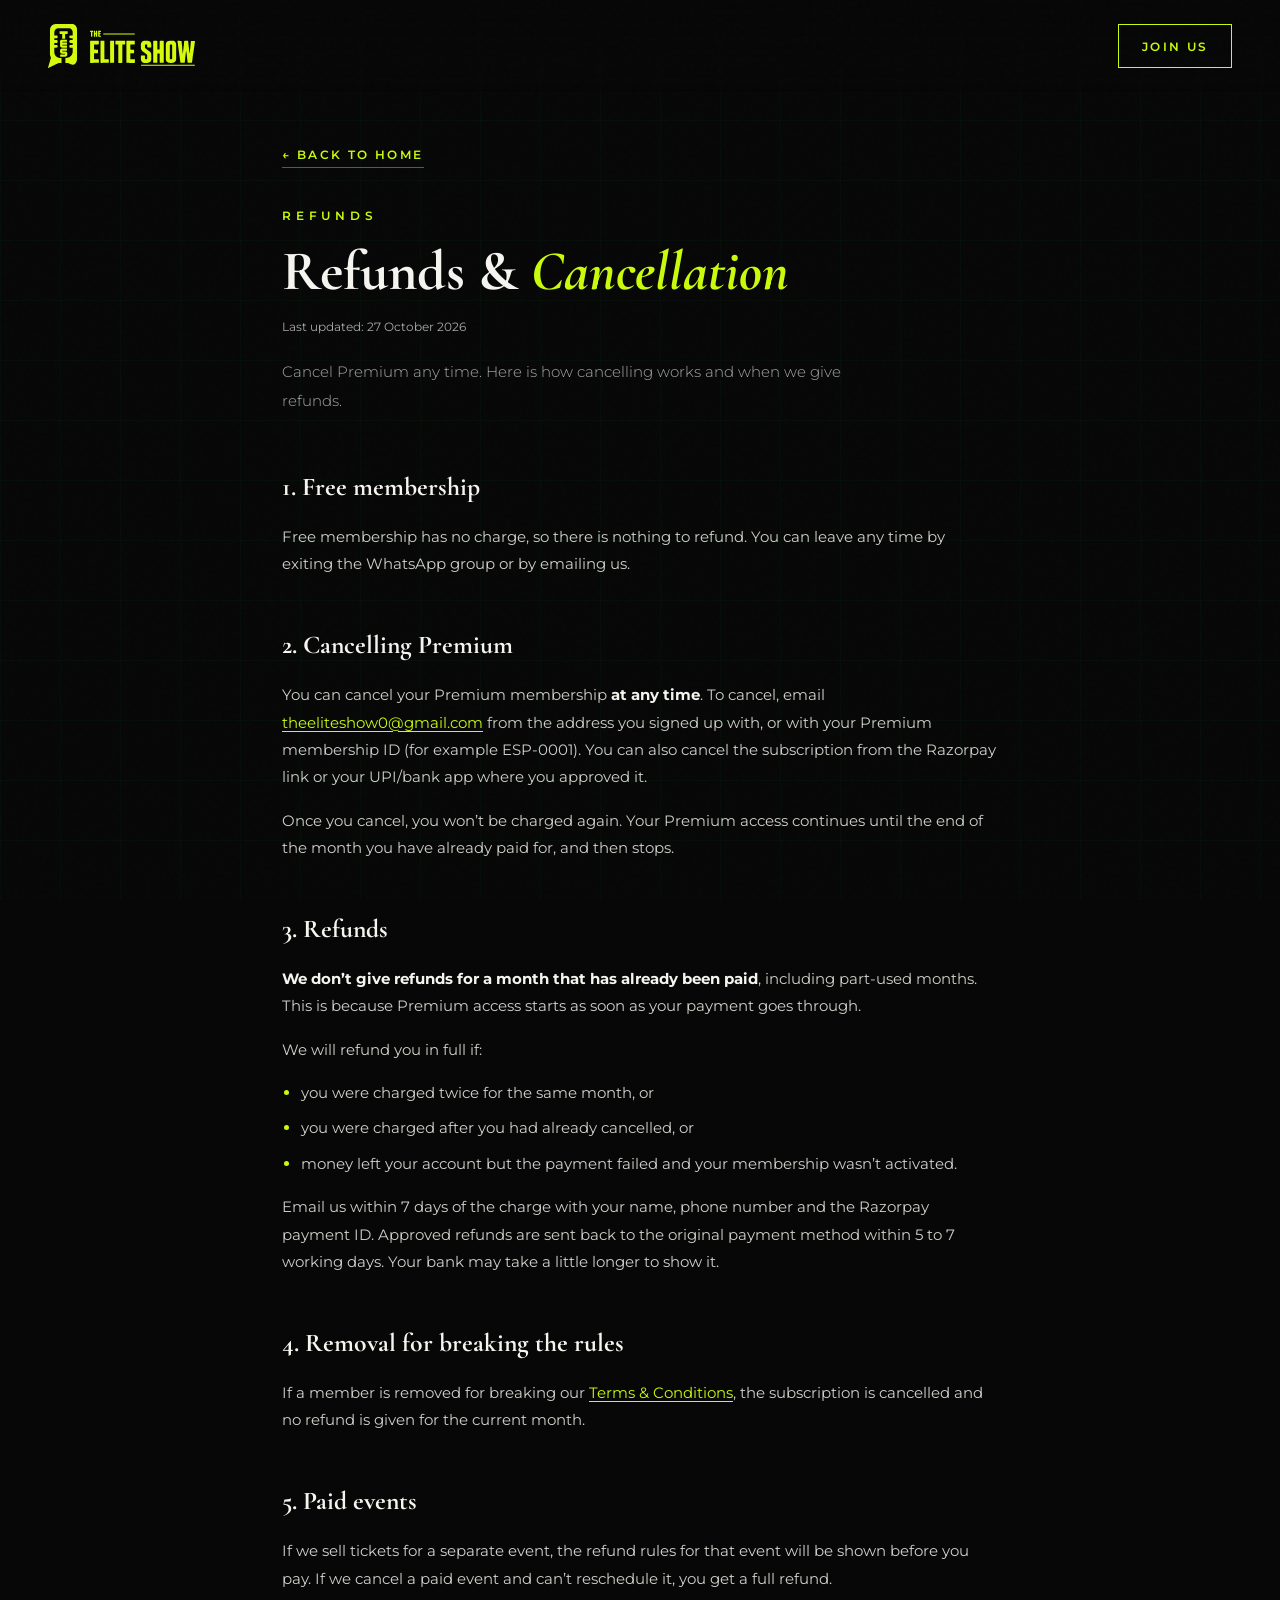
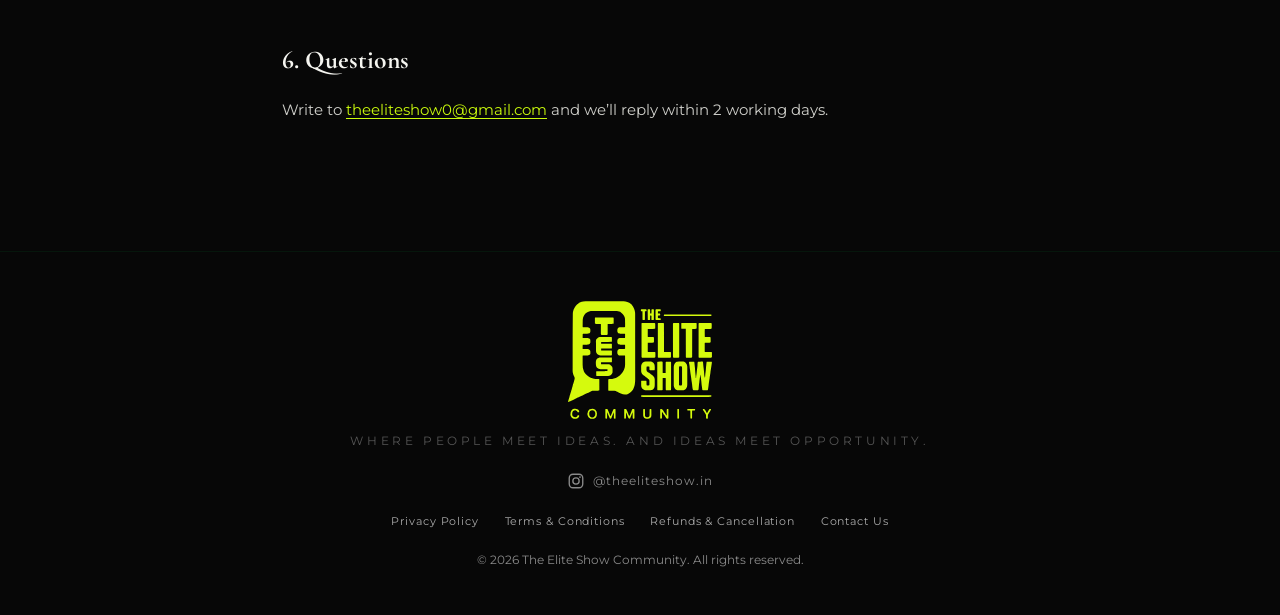
<file: refunds.html>
<!DOCTYPE html>
<html lang="en">

<head>
  <meta charset="UTF-8">
  <meta name="viewport" content="width=device-width, initial-scale=1.0, viewport-fit=cover">
  <meta name="theme-color" content="#070707">
  <title>Refund &amp; Cancellation Policy — The Elite Show Community</title>
  <link rel="icon" type="image/svg+xml" href="favicon.svg">
  <link rel="apple-touch-icon" href="images/logo/apple-touch-icon.png">
  <meta name="description" content="Refund and cancellation policy for The Elite Show Premium Community.">
  <link rel="canonical" href="https://www.theeliteshow.com/refunds.html">
  <meta property="og:type" content="website">
  <meta property="og:site_name" content="The Elite Show Community">
  <meta property="og:url" content="https://www.theeliteshow.com/refunds.html">
  <meta property="og:title" content="Refund &amp; Cancellation Policy — The Elite Show Community">
  <meta property="og:description" content="Refund and cancellation policy for The Elite Show Premium Community.">
  <meta property="og:image" content="https://www.theeliteshow.com/images/share/poster-wall-logo.jpg">
  <meta property="og:image:width" content="1200">
  <meta property="og:image:height" content="630">
  <meta name="twitter:card" content="summary_large_image">
  <link
    href="https://fonts.googleapis.com/css2?family=Cormorant+Garamond:wght@300;400;600;700&family=Montserrat:wght@300;400;500;600;700&display=swap"
    rel="stylesheet">
  <link rel="stylesheet" href="the_elite_show.css">
  <link rel="stylesheet" href="responsive.css">
</head>

<body class="plain-cursor">

  <div class="grid-bg"></div>

  <nav>
    <a class="nav-logo" href="index.html"><img class="nav-logo-img" src="images/logo/the-elite-show-horizontal.svg" alt="The Elite Show Community" width="147" height="44"></a>
    <div class="nav-links">
      <a href="privacy.html">Privacy</a>
      <a href="terms.html">Terms</a>
      <a href="refunds.html">Refunds</a>
      <a href="contact.html">Contact</a>
    </div>
    <a class="nav-cta" href="index.html#waitlist">Join Us</a>
  </nav>

  <main class="section legal-page">
    <a class="sessions-back" href="index.html">← Back to home</a>
    <p class="section-label">Refunds</p>
    <h1 class="section-title">Refunds &amp; <em>Cancellation</em></h1>
    <p class="legal-updated">Last updated: 27 October 2026</p>
    <p class="section-lead">Cancel Premium any time. Here is how cancelling works and when we give refunds.</p>
    <div class="legal-body">
      <h2>1. Free membership</h2>
      <p>Free membership has no charge, so there is nothing to refund. You can leave any time by exiting the WhatsApp group or by emailing us.</p>

      <h2>2. Cancelling Premium</h2>
      <p>You can cancel your Premium membership <strong>at any time</strong>. To cancel, email <a href="mailto:theeliteshow0@gmail.com">theeliteshow0@gmail.com</a> from the address you signed up with, or with your Premium membership ID (for example ESP-0001). You can also cancel the subscription from the Razorpay link or your UPI/bank app where you approved it.</p>
      <p>Once you cancel, you won’t be charged again. Your Premium access continues until the end of the month you have already paid for, and then stops.</p>

      <h2>3. Refunds</h2>
      <p><strong>We don’t give refunds for a month that has already been paid</strong>, including part-used months. This is because Premium access starts as soon as your payment goes through.</p>
      <p>We will refund you in full if:</p>
      <ul>
        <li>you were charged twice for the same month, or</li>
        <li>you were charged after you had already cancelled, or</li>
        <li>money left your account but the payment failed and your membership wasn’t activated.</li>
      </ul>
      <p>Email us within 7 days of the charge with your name, phone number and the Razorpay payment ID. Approved refunds are sent back to the original payment method within 5 to 7 working days. Your bank may take a little longer to show it.</p>

      <h2>4. Removal for breaking the rules</h2>
      <p>If a member is removed for breaking our <a href="terms.html">Terms &amp; Conditions</a>, the subscription is cancelled and no refund is given for the current month.</p>

      <h2>5. Paid events</h2>
      <p>If we sell tickets for a separate event, the refund rules for that event will be shown before you pay. If we cancel a paid event and can’t reschedule it, you get a full refund.</p>

      <h2>6. Questions</h2>
      <p>Write to <a href="mailto:theeliteshow0@gmail.com">theeliteshow0@gmail.com</a> and we’ll reply within 2 working days.</p>
    </div>
  </main>

  <footer>
    <div class="footer-logo"><img src="images/logo/the-elite-show-community.svg" alt="The Elite Show Community" width="160" height="132" loading="lazy"></div>
    <div class="footer-tagline">Where people meet ideas. And ideas meet opportunity.</div>
    <a class="footer-social" href="https://www.instagram.com/theeliteshow.in/" target="_blank" rel="noopener me">
      <svg viewBox="0 0 24 24" width="18" height="18" aria-hidden="true" focusable="false"><rect x="3" y="3" width="18" height="18" rx="5" fill="none" stroke="currentColor" stroke-width="1.8"/><circle cx="12" cy="12" r="4.2" fill="none" stroke="currentColor" stroke-width="1.8"/><circle cx="17.3" cy="6.7" r="1.2" fill="currentColor"/></svg>
      <span>@theeliteshow.in</span>
    </a>
    <div class="footer-links" role="navigation" aria-label="Legal">
      <a href="privacy.html">Privacy Policy</a>
      <a href="terms.html">Terms &amp; Conditions</a>
      <a href="refunds.html">Refunds &amp; Cancellation</a>
      <a href="contact.html">Contact Us</a>
    </div>
    <div class="footer-copy">© <span id="footerYear">2026</span> The Elite Show Community. All rights reserved.</div>
  </footer>

  <script>
    document.getElementById('footerYear').textContent = new Date().getFullYear();
  </script>
</body>

</html>
</file>
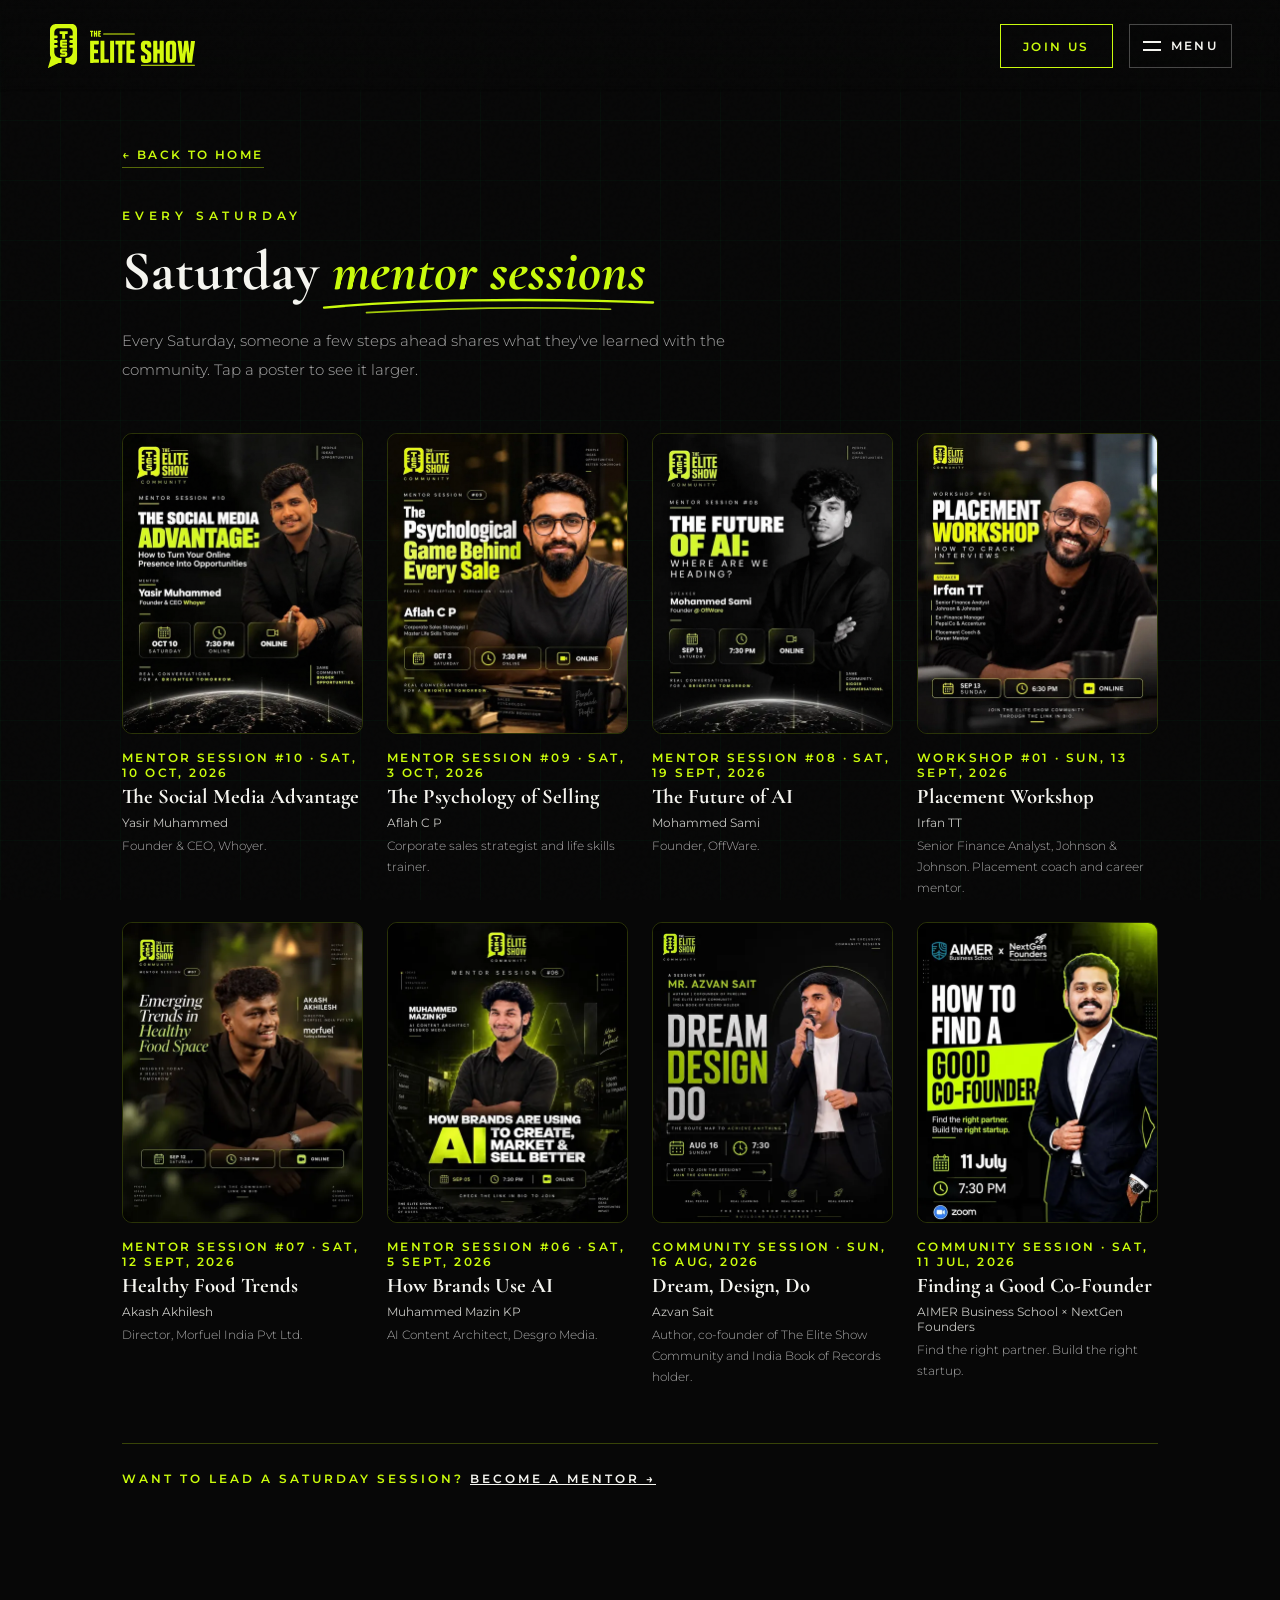
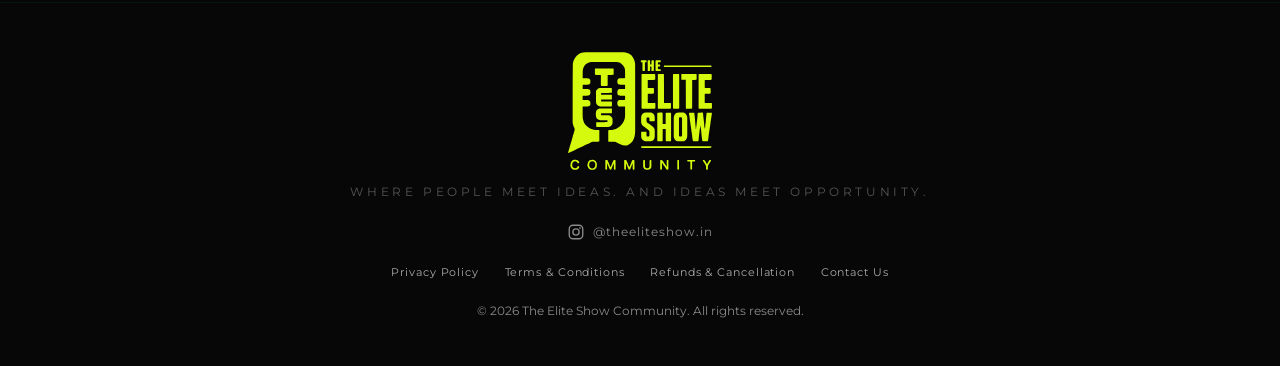
<file: sessions.html>
<!DOCTYPE html>
<html lang="en">

<head>
  <meta charset="UTF-8">
  <meta name="viewport" content="width=device-width, initial-scale=1.0, viewport-fit=cover">
  <meta name="theme-color" content="#070707">
  <title>Saturday Mentor Sessions | The Elite Show Community, Kerala</title>
  <link rel="icon" type="image/svg+xml" href="favicon.svg">
  <link rel="apple-touch-icon" href="images/logo/apple-touch-icon.png">
  <meta name="description" content="Saturday mentor sessions by The Elite Show Community, a startup and growth community in Kerala. See every session and its poster.">
  <link rel="canonical" href="https://www.theeliteshow.com/sessions.html">
  <meta property="og:type" content="website">
  <meta property="og:site_name" content="The Elite Show Community">
  <meta property="og:url" content="https://www.theeliteshow.com/sessions.html">
  <meta property="og:title" content="Saturday Mentor Sessions | The Elite Show Community, Kerala">
  <meta property="og:description" content="Saturday mentor sessions by The Elite Show Community, a startup and growth community in Kerala. See every session and its poster.">
  <meta property="og:image" content="https://www.theeliteshow.com/images/share/poster-wall-logo.jpg">
  <meta property="og:image:width" content="1200">
  <meta property="og:image:height" content="630">
  <meta name="twitter:card" content="summary_large_image">
  <link
    href="https://fonts.googleapis.com/css2?family=Cormorant+Garamond:wght@300;400;600;700&family=Montserrat:wght@300;400;500;600;700&display=swap"
    rel="stylesheet">
  <link rel="stylesheet" href="the_elite_show.css">
  <link rel="stylesheet" href="motion.css">
  <link rel="stylesheet" href="responsive.css">
</head>

<body class="plain-cursor">

  <div class="grid-bg"></div>

  <nav>
    <a class="nav-logo" href="index.html"><img class="nav-logo-img" src="images/logo/the-elite-show-horizontal.svg" alt="The Elite Show Community" width="147" height="44"></a>
    <div class="nav-links">
      <a href="index.html#why">Why</a>
      <a href="index.html#experiences">Experiences</a>
      <a href="index.html#get-involved">Get Involved</a>
    </div>
    <a class="nav-cta" href="index.html#waitlist">Join Us</a>
  </nav>

  <main class="section sessions-page">
    <a class="sessions-back" href="index.html#sessions">← Back to home</a>
    <p class="section-label">Every Saturday</p>
    <h1 class="section-title">Saturday <em>mentor sessions</em></h1>
    <p class="section-lead">Every Saturday, someone a few steps
      ahead shares what they've learned with the community. Tap a poster to see it larger.</p>
    <div class="sessions-grid" data-sessions></div>
    <p class="section-kicker">Want to lead a Saturday session? <a href="index.html#get-involved">Become a mentor →</a></p>
  </main>

  <footer>
    <div class="footer-logo"><img src="images/logo/the-elite-show-community.svg" alt="The Elite Show Community" width="160" height="132" loading="lazy"></div>
    <div class="footer-tagline">Where people meet ideas. And ideas meet opportunity.</div>
    <a class="footer-social" href="https://www.instagram.com/theeliteshow.in/" target="_blank" rel="noopener me">
      <svg viewBox="0 0 24 24" width="18" height="18" aria-hidden="true" focusable="false"><rect x="3" y="3" width="18" height="18" rx="5" fill="none" stroke="currentColor" stroke-width="1.8"/><circle cx="12" cy="12" r="4.2" fill="none" stroke="currentColor" stroke-width="1.8"/><circle cx="17.3" cy="6.7" r="1.2" fill="currentColor"/></svg>
      <span>@theeliteshow.in</span>
    </a>
    <div class="footer-links" role="navigation" aria-label="Legal">
      <a href="privacy.html">Privacy Policy</a>
      <a href="terms.html">Terms &amp; Conditions</a>
      <a href="refunds.html">Refunds &amp; Cancellation</a>
      <a href="contact.html">Contact Us</a>
    </div>
    <div class="footer-copy">© <span id="footerYear">2026</span> The Elite Show Community. All rights reserved.</div>
  </footer>

  <script src="supabase_config.js"></script>
  <script src="site_content.js"></script>
  <script src="mentor_sessions.js"></script>
  <script src="motion.js"></script>
  <script src="responsive.js"></script>
  <script>
    document.getElementById('footerYear').textContent = new Date().getFullYear();
  </script>
</body>

</html>
</file>
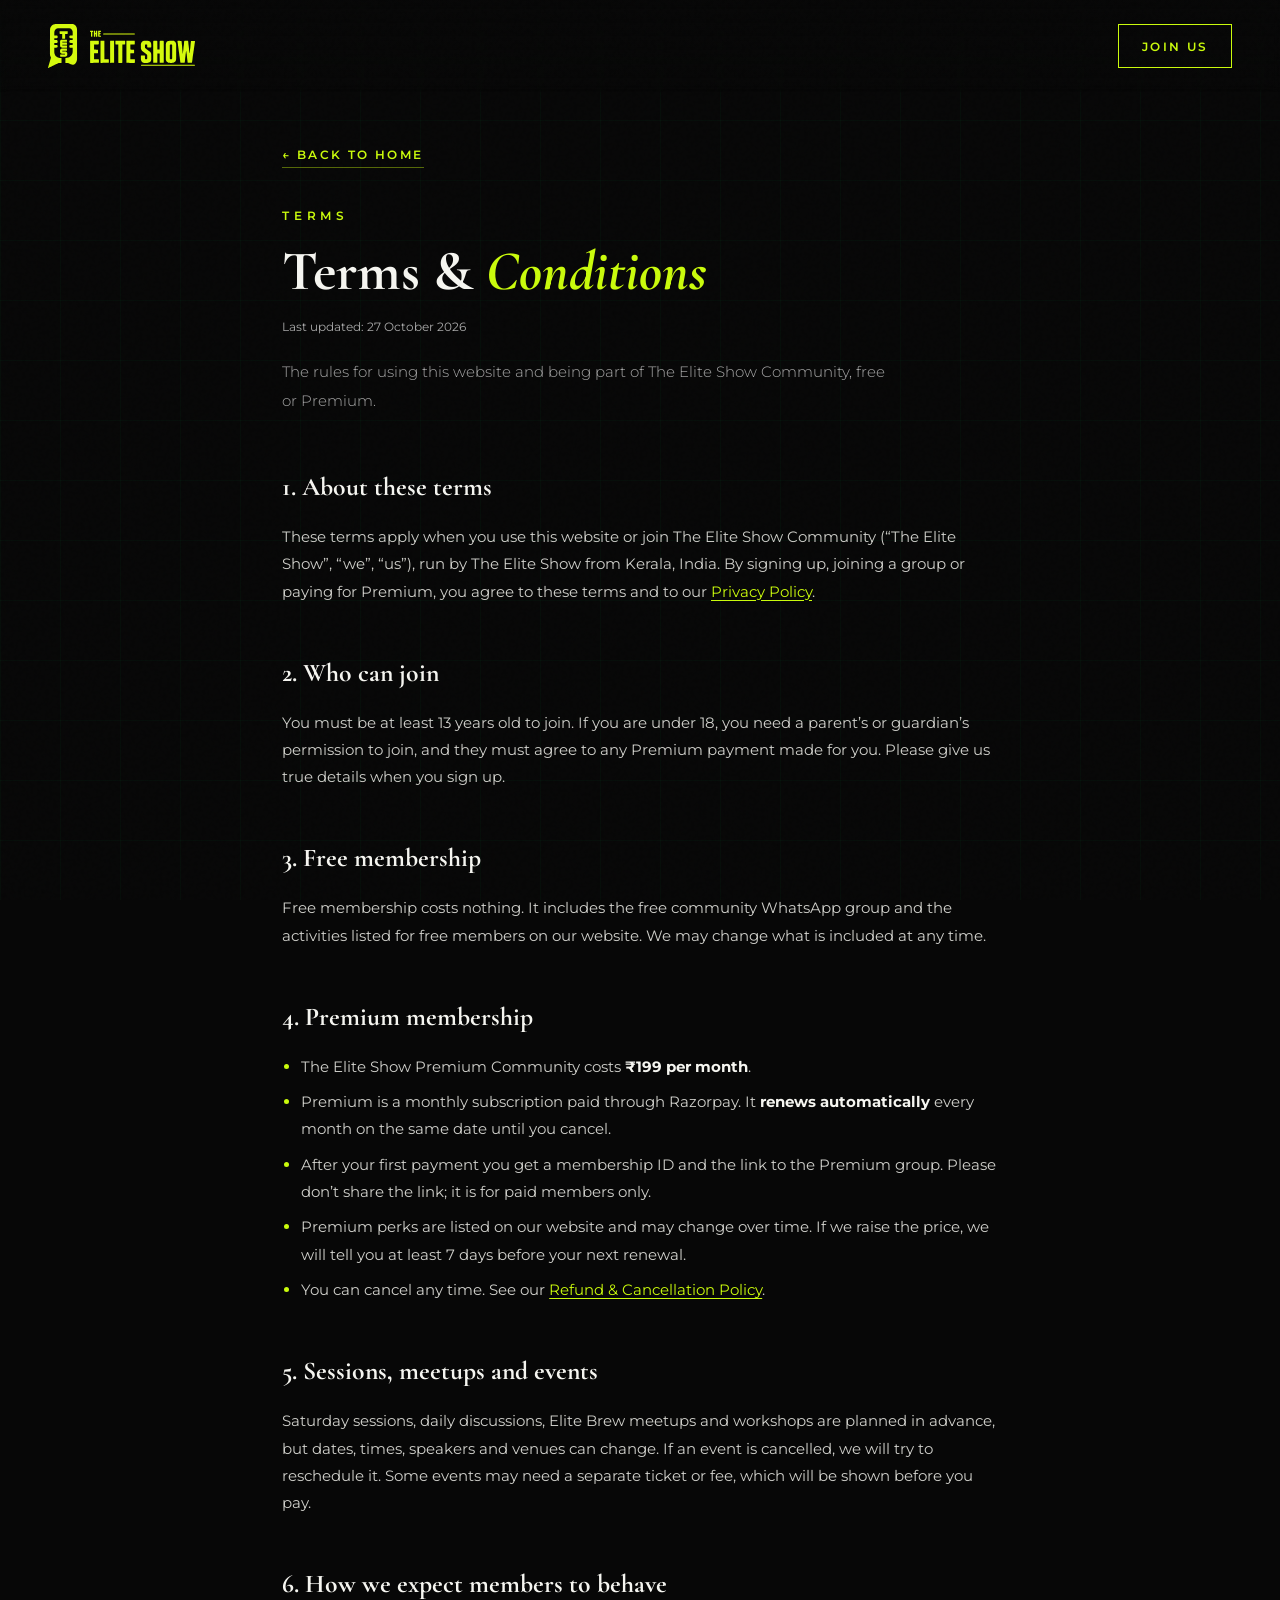
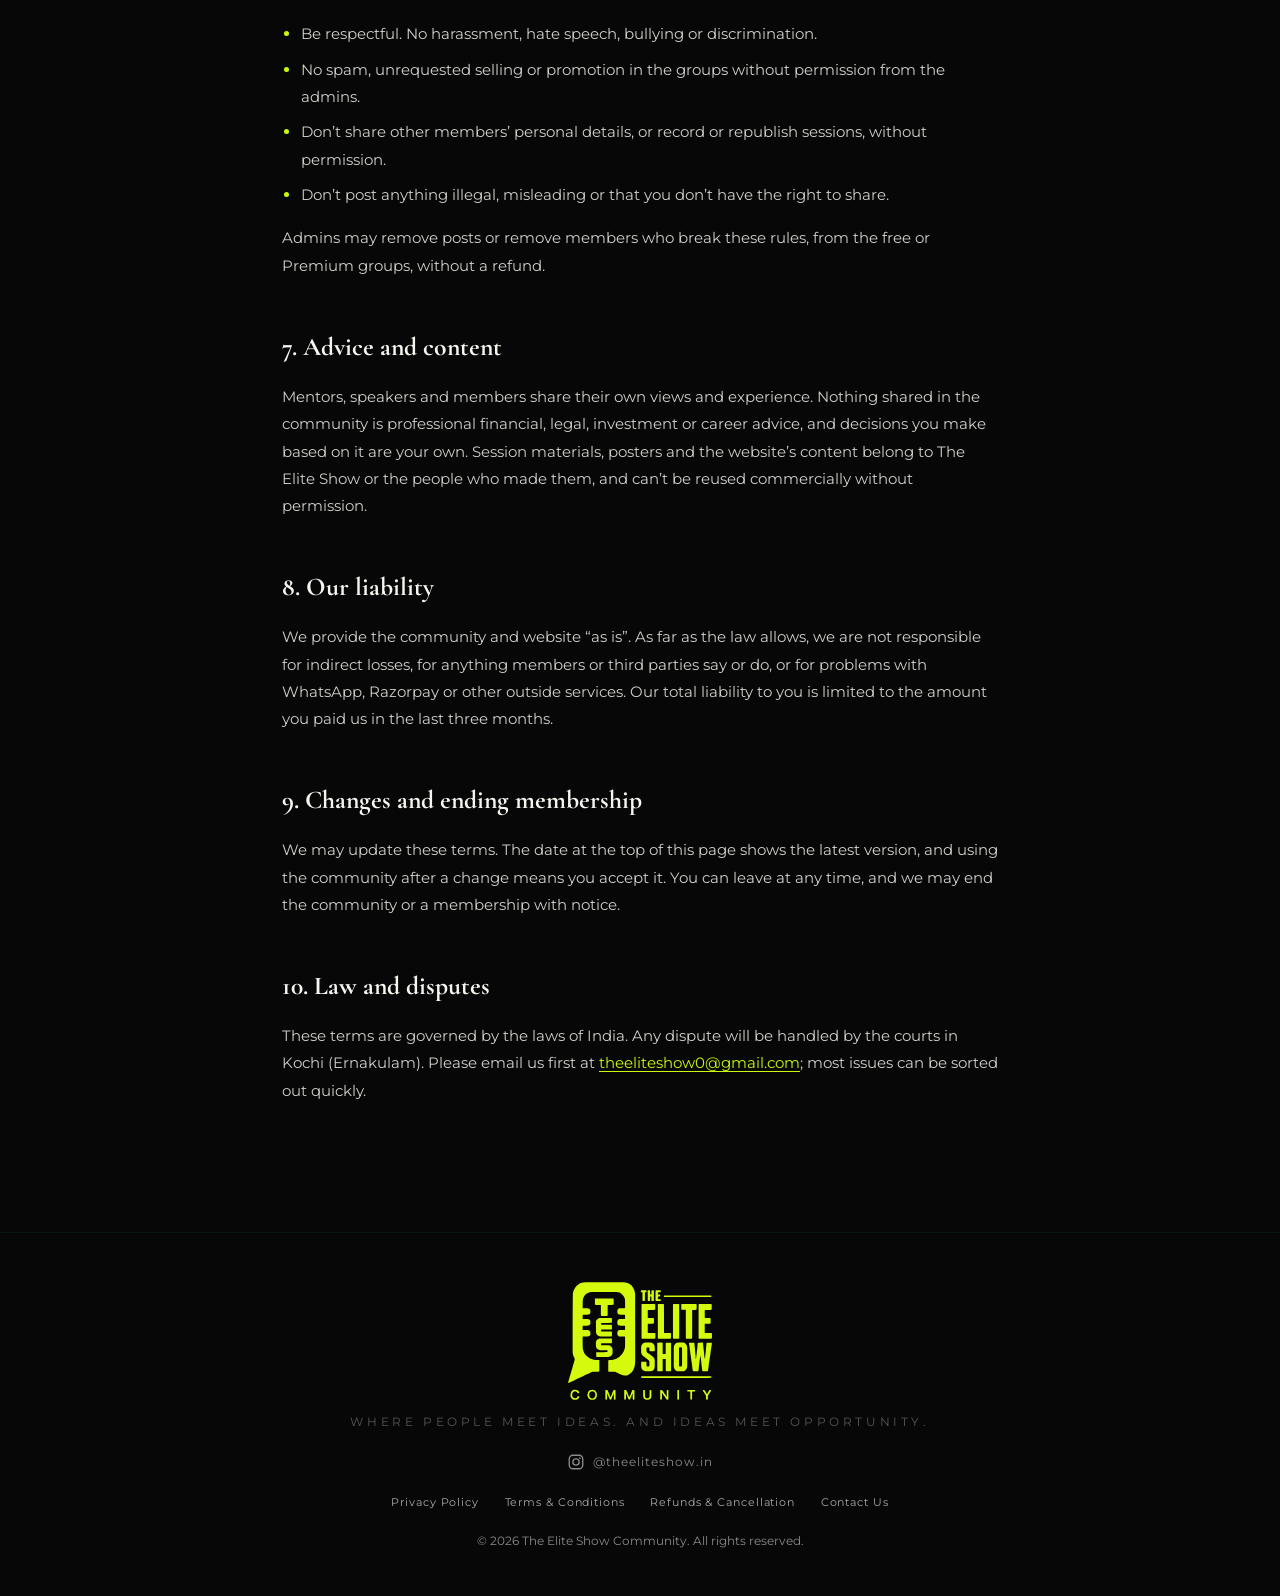
<file: terms.html>
<!DOCTYPE html>
<html lang="en">

<head>
  <meta charset="UTF-8">
  <meta name="viewport" content="width=device-width, initial-scale=1.0, viewport-fit=cover">
  <meta name="theme-color" content="#070707">
  <title>Terms &amp; Conditions — The Elite Show Community</title>
  <link rel="icon" type="image/svg+xml" href="favicon.svg">
  <link rel="apple-touch-icon" href="images/logo/apple-touch-icon.png">
  <meta name="description" content="Terms and conditions for The Elite Show Community website, free membership and Premium membership.">
  <link rel="canonical" href="https://www.theeliteshow.com/terms.html">
  <meta property="og:type" content="website">
  <meta property="og:site_name" content="The Elite Show Community">
  <meta property="og:url" content="https://www.theeliteshow.com/terms.html">
  <meta property="og:title" content="Terms &amp; Conditions — The Elite Show Community">
  <meta property="og:description" content="Terms and conditions for The Elite Show Community website, free membership and Premium membership.">
  <meta property="og:image" content="https://www.theeliteshow.com/images/share/poster-wall-logo.jpg">
  <meta property="og:image:width" content="1200">
  <meta property="og:image:height" content="630">
  <meta name="twitter:card" content="summary_large_image">
  <link
    href="https://fonts.googleapis.com/css2?family=Cormorant+Garamond:wght@300;400;600;700&family=Montserrat:wght@300;400;500;600;700&display=swap"
    rel="stylesheet">
  <link rel="stylesheet" href="the_elite_show.css">
  <link rel="stylesheet" href="responsive.css">
</head>

<body class="plain-cursor">

  <div class="grid-bg"></div>

  <nav>
    <a class="nav-logo" href="index.html"><img class="nav-logo-img" src="images/logo/the-elite-show-horizontal.svg" alt="The Elite Show Community" width="147" height="44"></a>
    <div class="nav-links">
      <a href="privacy.html">Privacy</a>
      <a href="terms.html">Terms</a>
      <a href="refunds.html">Refunds</a>
      <a href="contact.html">Contact</a>
    </div>
    <a class="nav-cta" href="index.html#waitlist">Join Us</a>
  </nav>

  <main class="section legal-page">
    <a class="sessions-back" href="index.html">← Back to home</a>
    <p class="section-label">Terms</p>
    <h1 class="section-title">Terms &amp; <em>Conditions</em></h1>
    <p class="legal-updated">Last updated: 27 October 2026</p>
    <p class="section-lead">The rules for using this website and being part of The Elite Show Community, free or Premium.</p>
    <div class="legal-body">
      <h2>1. About these terms</h2>
      <p>These terms apply when you use this website or join The Elite Show Community (“The Elite Show”, “we”, “us”), run by The Elite Show from Kerala, India. By signing up, joining a group or paying for Premium, you agree to these terms and to our <a href="privacy.html">Privacy Policy</a>.</p>

      <h2>2. Who can join</h2>
      <p>You must be at least 13 years old to join. If you are under 18, you need a parent’s or guardian’s permission to join, and they must agree to any Premium payment made for you. Please give us true details when you sign up.</p>

      <h2>3. Free membership</h2>
      <p>Free membership costs nothing. It includes the free community WhatsApp group and the activities listed for free members on our website. We may change what is included at any time.</p>

      <h2>4. Premium membership</h2>
      <ul>
        <li>The Elite Show Premium Community costs <strong>₹199 per month</strong>.</li>
        <li>Premium is a monthly subscription paid through Razorpay. It <strong>renews automatically</strong> every month on the same date until you cancel.</li>
        <li>After your first payment you get a membership ID and the link to the Premium group. Please don’t share the link; it is for paid members only.</li>
        <li>Premium perks are listed on our website and may change over time. If we raise the price, we will tell you at least 7 days before your next renewal.</li>
        <li>You can cancel any time. See our <a href="refunds.html">Refund &amp; Cancellation Policy</a>.</li>
      </ul>

      <h2>5. Sessions, meetups and events</h2>
      <p>Saturday sessions, daily discussions, Elite Brew meetups and workshops are planned in advance, but dates, times, speakers and venues can change. If an event is cancelled, we will try to reschedule it. Some events may need a separate ticket or fee, which will be shown before you pay.</p>

      <h2>6. How we expect members to behave</h2>
      <ul>
        <li>Be respectful. No harassment, hate speech, bullying or discrimination.</li>
        <li>No spam, unrequested selling or promotion in the groups without permission from the admins.</li>
        <li>Don’t share other members’ personal details, or record or republish sessions, without permission.</li>
        <li>Don’t post anything illegal, misleading or that you don’t have the right to share.</li>
      </ul>
      <p>Admins may remove posts or remove members who break these rules, from the free or Premium groups, without a refund.</p>

      <h2>7. Advice and content</h2>
      <p>Mentors, speakers and members share their own views and experience. Nothing shared in the community is professional financial, legal, investment or career advice, and decisions you make based on it are your own. Session materials, posters and the website’s content belong to The Elite Show or the people who made them, and can’t be reused commercially without permission.</p>

      <h2>8. Our liability</h2>
      <p>We provide the community and website “as is”. As far as the law allows, we are not responsible for indirect losses, for anything members or third parties say or do, or for problems with WhatsApp, Razorpay or other outside services. Our total liability to you is limited to the amount you paid us in the last three months.</p>

      <h2>9. Changes and ending membership</h2>
      <p>We may update these terms. The date at the top of this page shows the latest version, and using the community after a change means you accept it. You can leave at any time, and we may end the community or a membership with notice.</p>

      <h2>10. Law and disputes</h2>
      <p>These terms are governed by the laws of India. Any dispute will be handled by the courts in Kochi (Ernakulam). Please email us first at <a href="mailto:theeliteshow0@gmail.com">theeliteshow0@gmail.com</a>; most issues can be sorted out quickly.</p>
    </div>
  </main>

  <footer>
    <div class="footer-logo"><img src="images/logo/the-elite-show-community.svg" alt="The Elite Show Community" width="160" height="132" loading="lazy"></div>
    <div class="footer-tagline">Where people meet ideas. And ideas meet opportunity.</div>
    <a class="footer-social" href="https://www.instagram.com/theeliteshow.in/" target="_blank" rel="noopener me">
      <svg viewBox="0 0 24 24" width="18" height="18" aria-hidden="true" focusable="false"><rect x="3" y="3" width="18" height="18" rx="5" fill="none" stroke="currentColor" stroke-width="1.8"/><circle cx="12" cy="12" r="4.2" fill="none" stroke="currentColor" stroke-width="1.8"/><circle cx="17.3" cy="6.7" r="1.2" fill="currentColor"/></svg>
      <span>@theeliteshow.in</span>
    </a>
    <div class="footer-links" role="navigation" aria-label="Legal">
      <a href="privacy.html">Privacy Policy</a>
      <a href="terms.html">Terms &amp; Conditions</a>
      <a href="refunds.html">Refunds &amp; Cancellation</a>
      <a href="contact.html">Contact Us</a>
    </div>
    <div class="footer-copy">© <span id="footerYear">2026</span> The Elite Show Community. All rights reserved.</div>
  </footer>

  <script>
    document.getElementById('footerYear').textContent = new Date().getFullYear();
  </script>
</body>

</html>
</file>
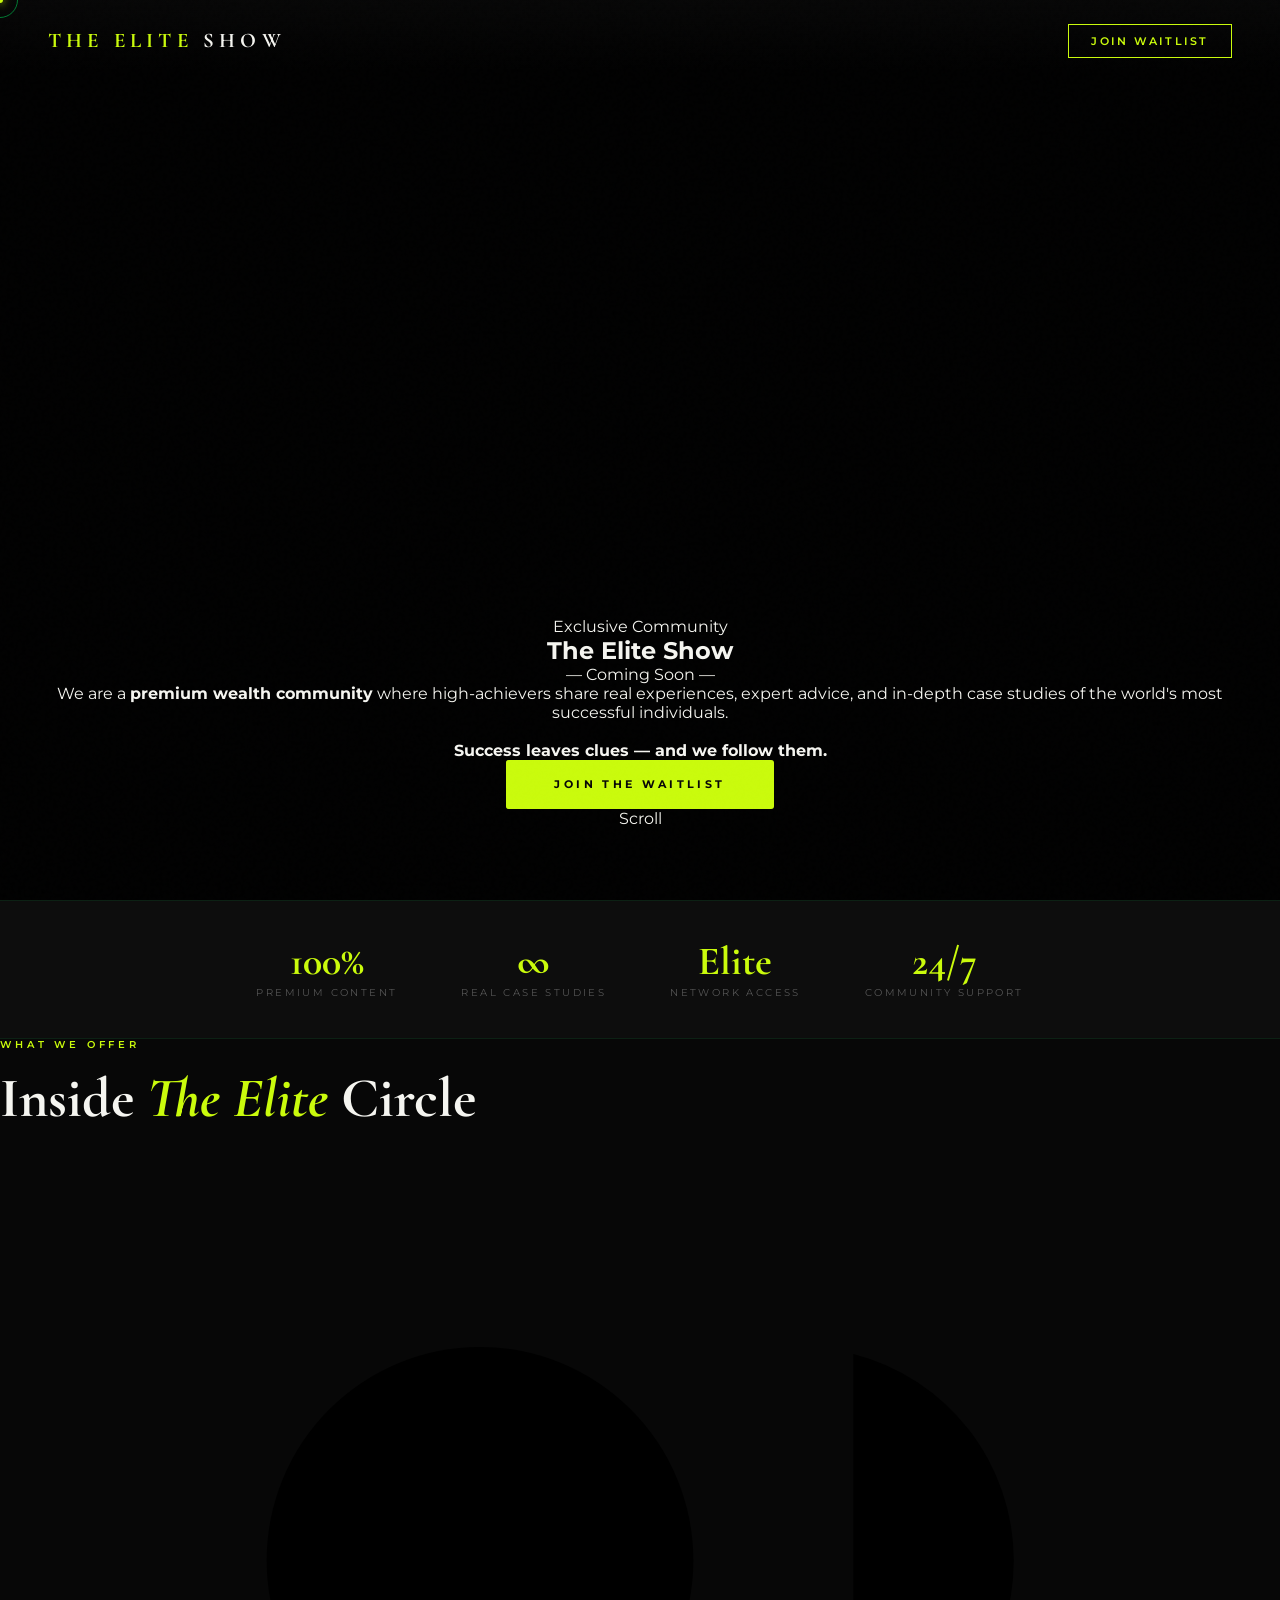
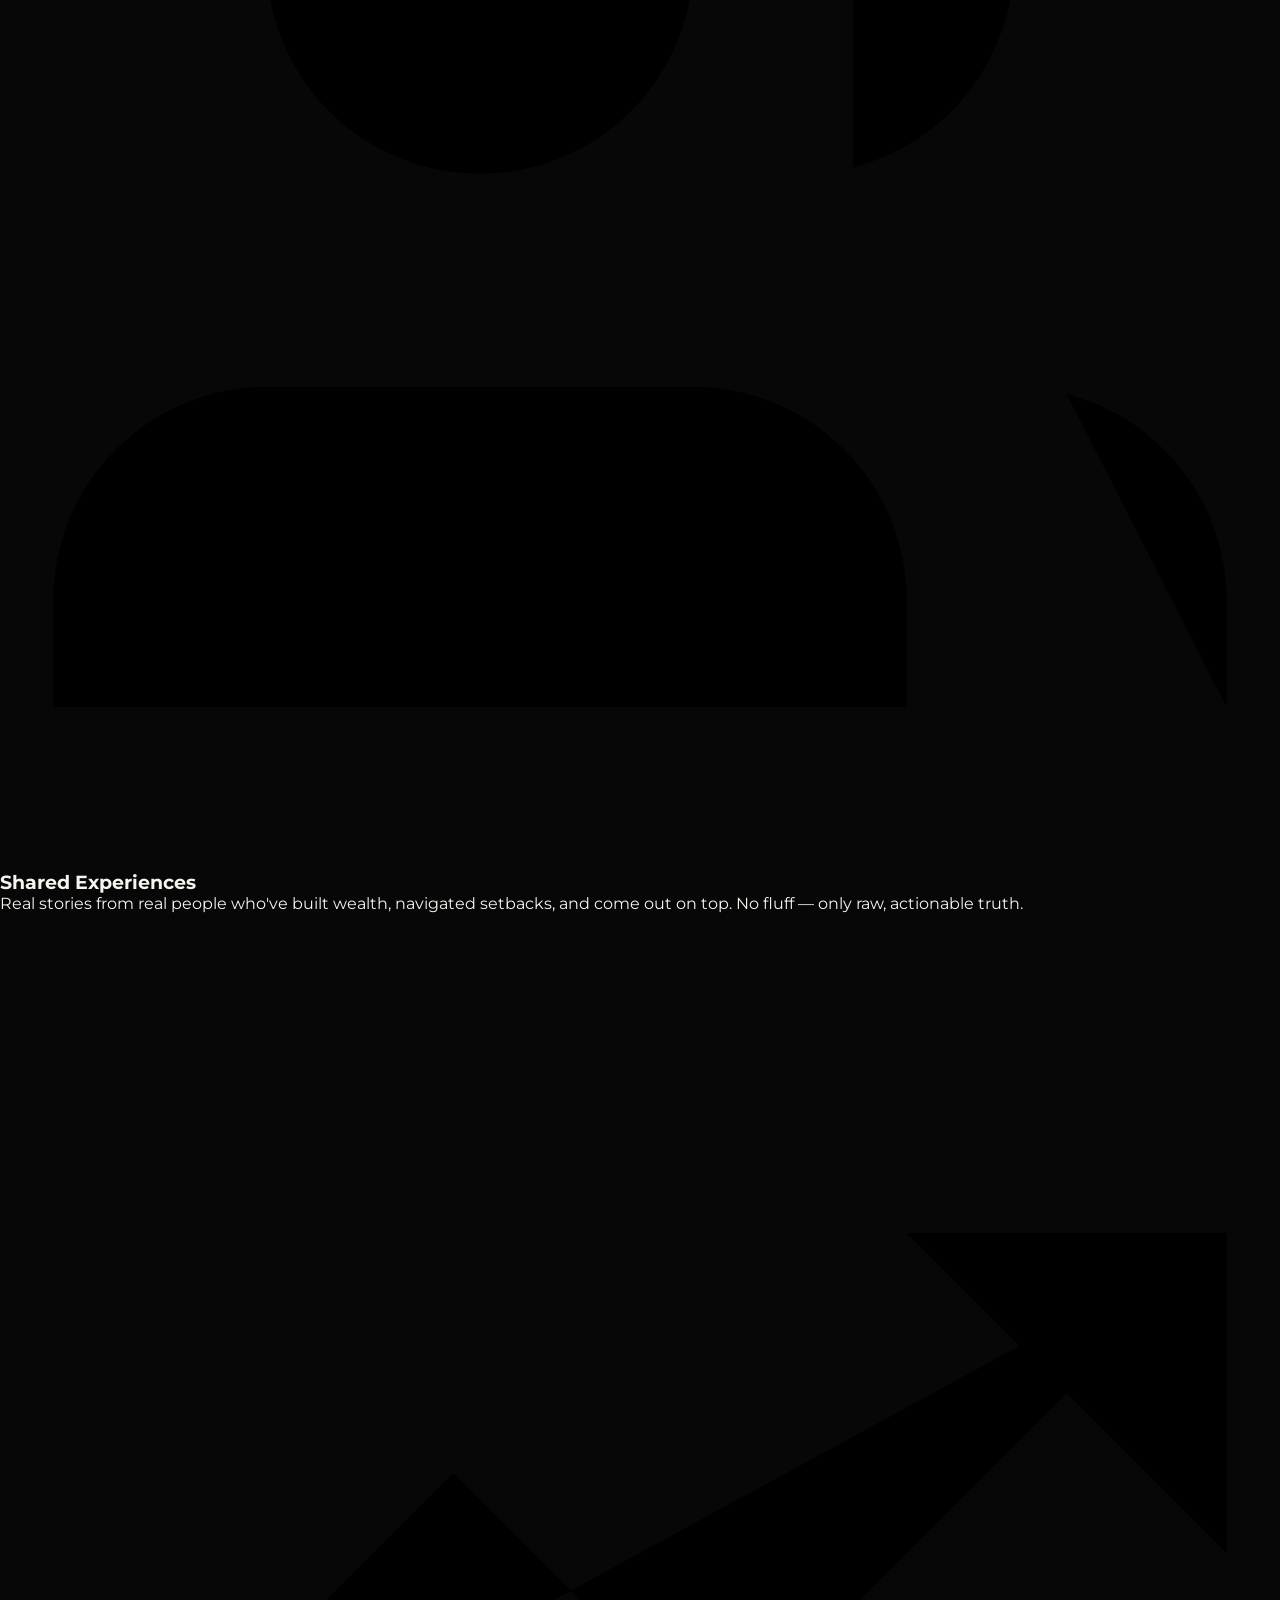
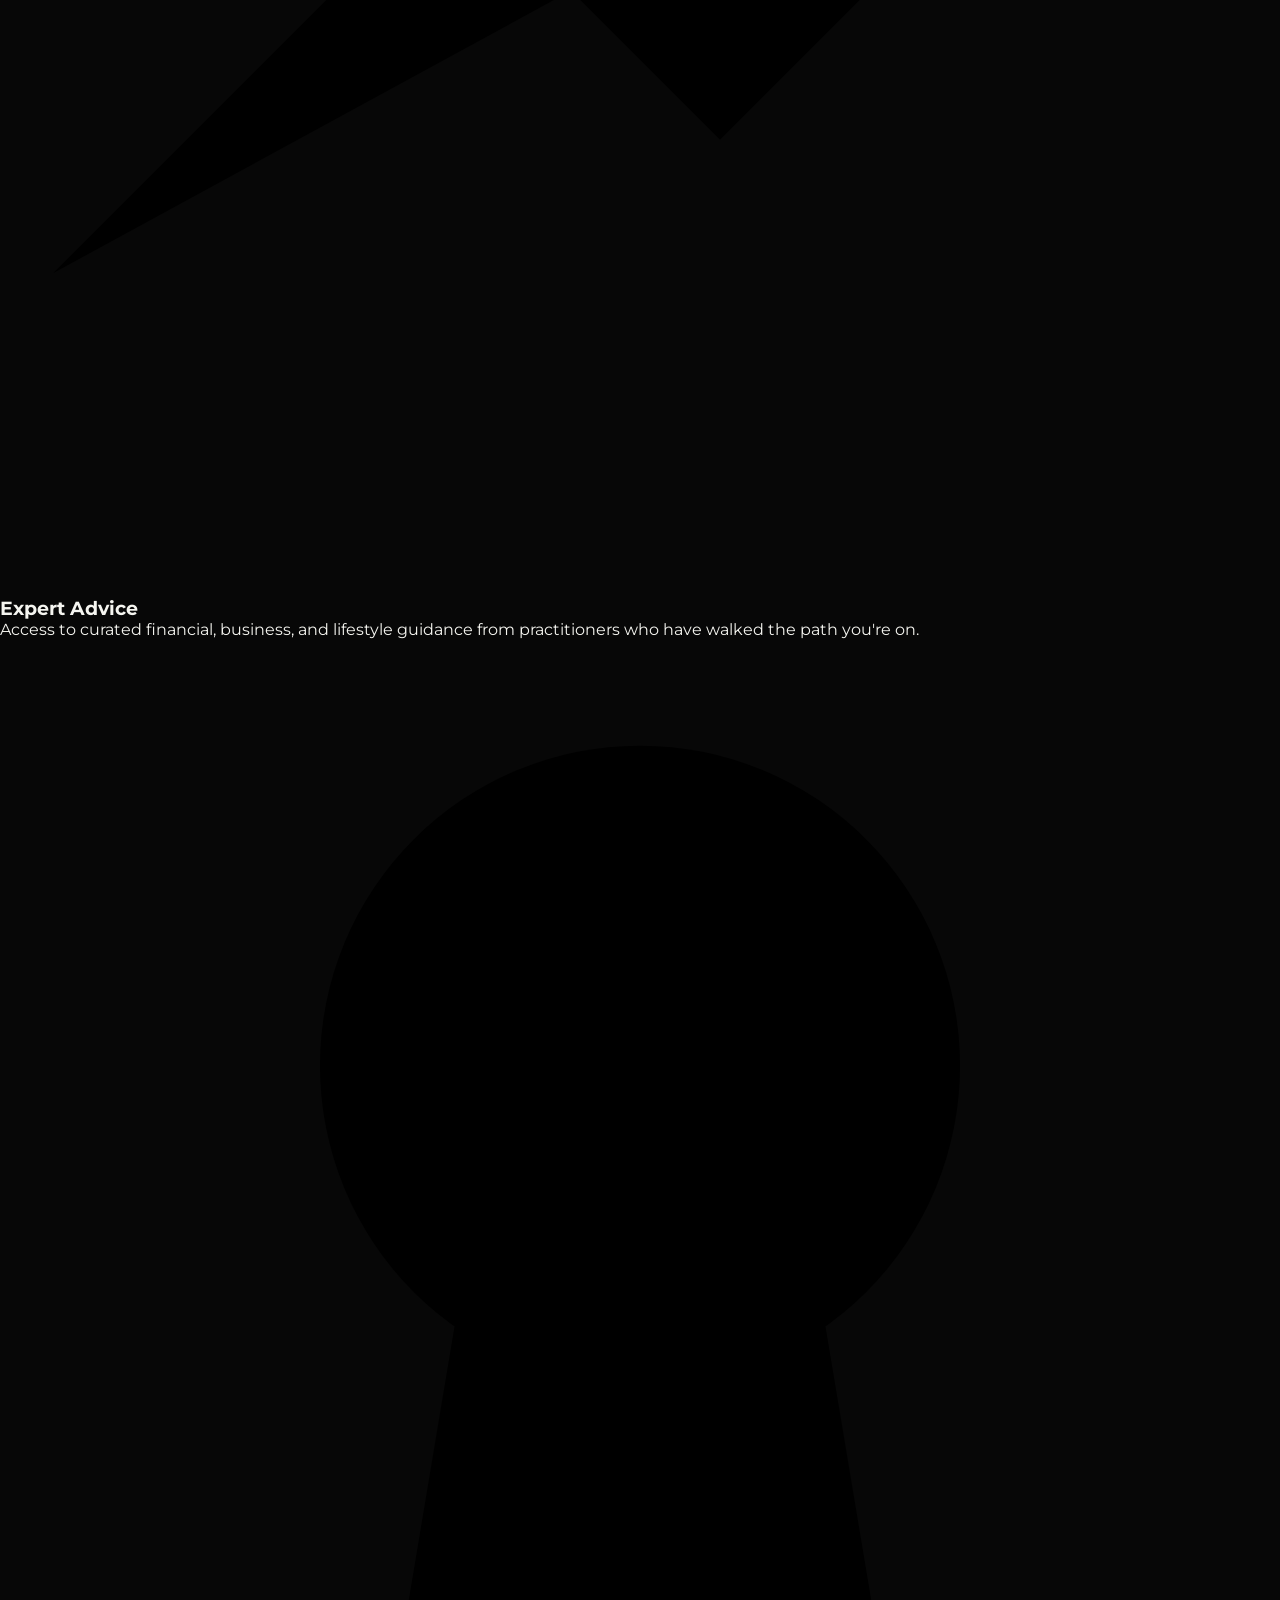
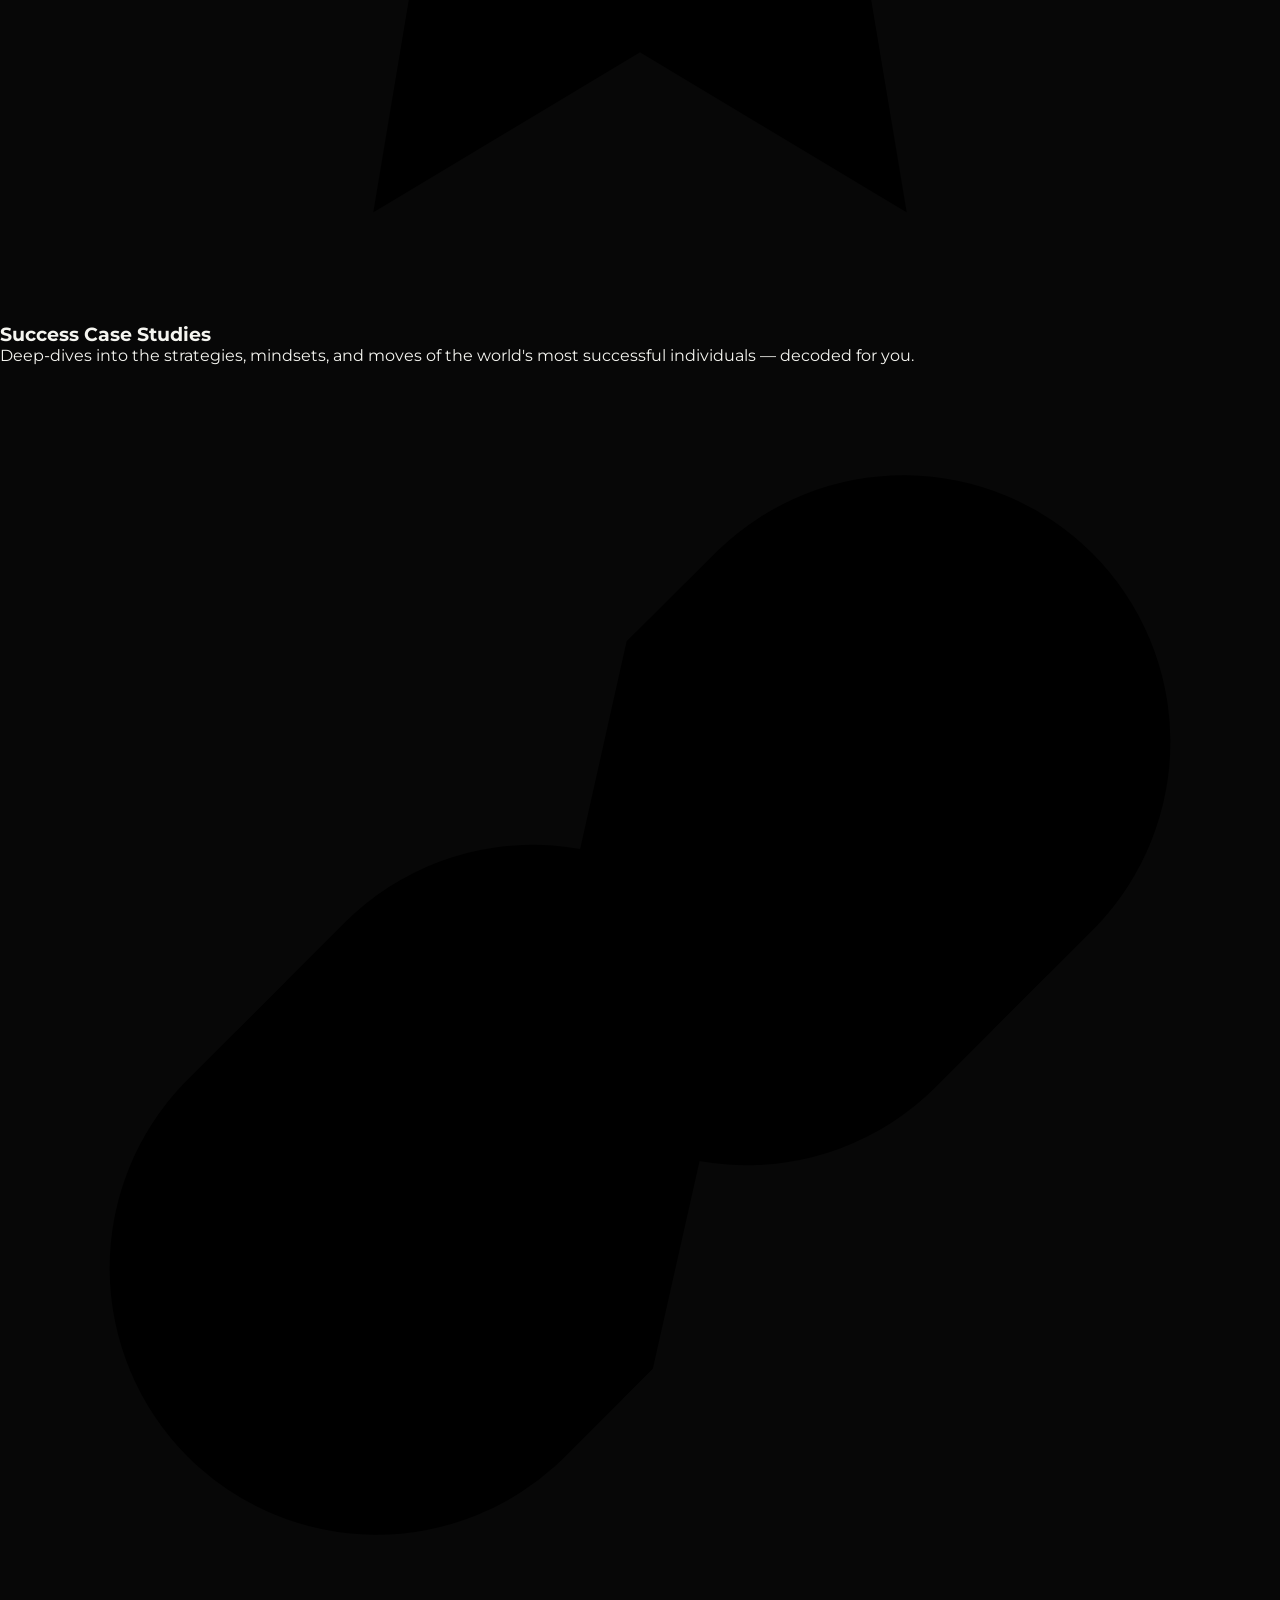
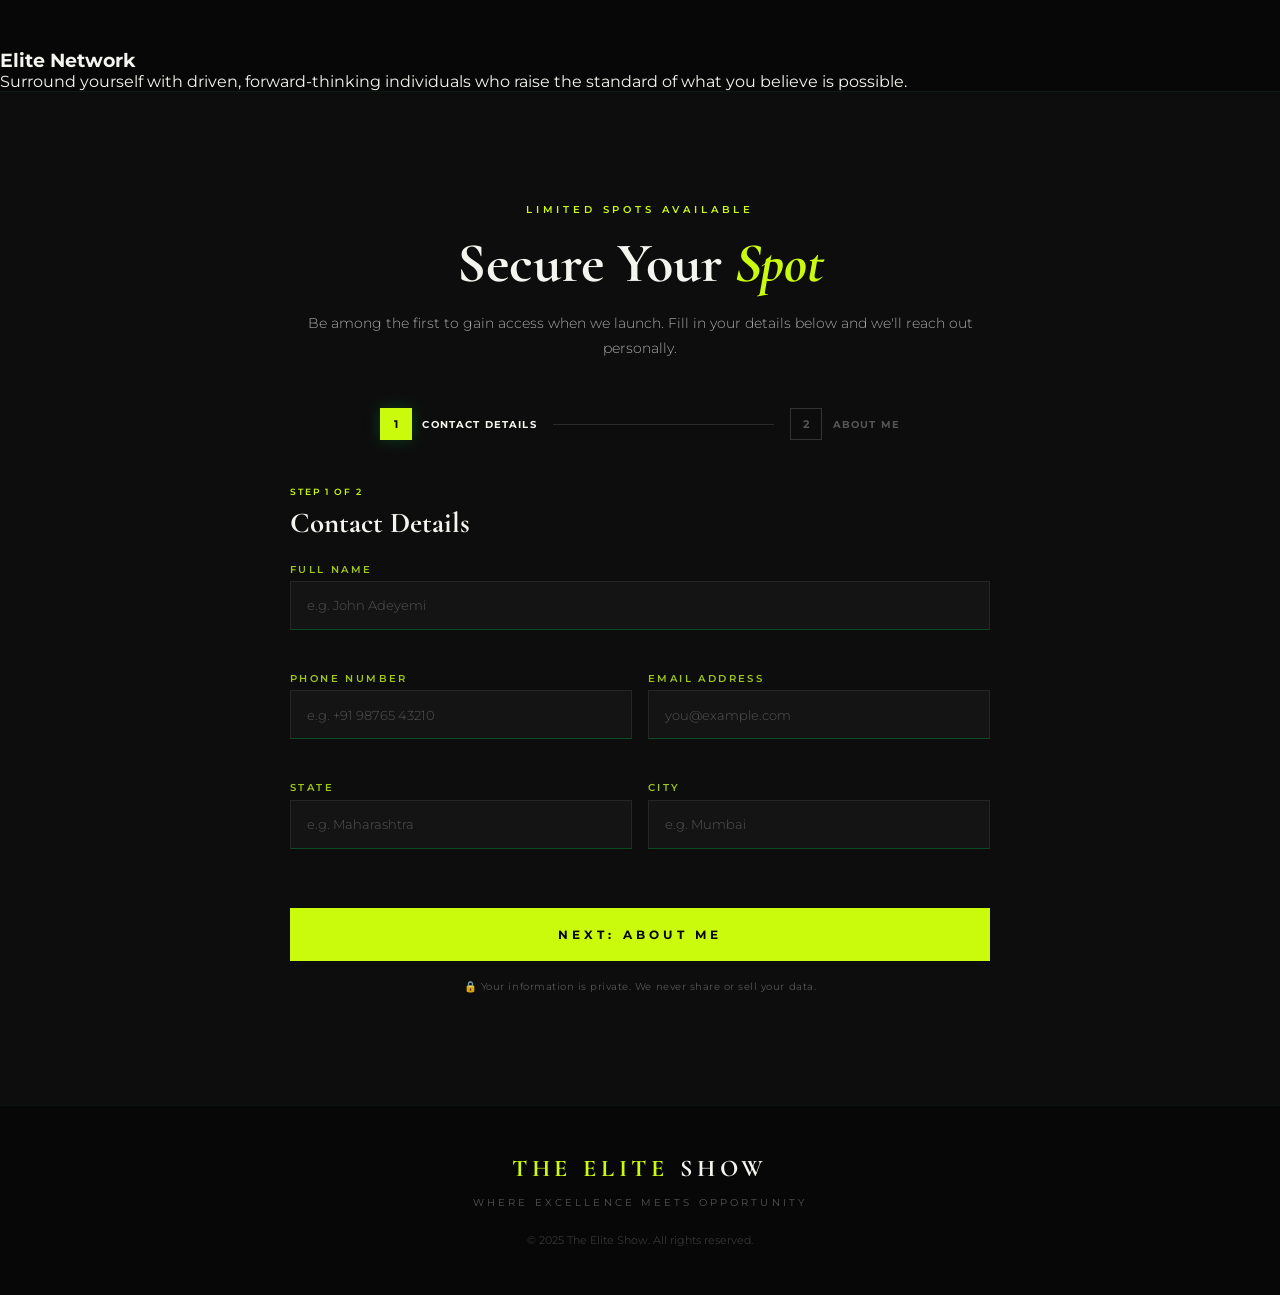
<file: the_elite_show.html>
<!DOCTYPE html>
<html lang="en">

<head>
  <meta charset="UTF-8">
  <meta name="viewport" content="width=device-width, initial-scale=1.0">
  <title>The Elite Show — Coming Soon</title>
  <link
    href="https://fonts.googleapis.com/css2?family=Cormorant+Garamond:wght@300;400;600;700&family=Montserrat:wght@300;400;500;600;700&display=swap"
    rel="stylesheet">
  <link rel="stylesheet" href="the_elite_show.css">
</head>

<body>

  <!-- CUSTOM CURSOR -->
  <div class="cursor-dot" id="cursorDot"></div>
  <div class="cursor-ring" id="cursorRing"></div>

  <!-- Scroll Progress Bar -->
  <div class="scroll-progress-bar" id="scrollProgress"></div>

  <!-- Grid Background -->
  <div class="grid-bg"></div>

  <!-- Particles -->
  <div id="particles"></div>

  <!-- NAV -->
  <nav>
    <div class="nav-logo">The Elite <span>Show</span></div>
    <a class="nav-cta" href="#waitlist">Join Waitlist</a>
  </nav>

  <!-- HERO -->
  <section id="hero">
    <p class="hero-eyebrow">Exclusive Community</p>
    <div class="hero-name-wrap">
      <div class="hero-film"></div>
      <div class="hero-film-scanlines"></div>
      <h1 class="hero-name">
        <span class="scramble-target" data-value="The Elite">The Elite</span>
        <span class="highlight">Show</span>
      </h1>
    </div>
    <p class="coming-soon" data-text="— Coming Soon —"><span>—</span> Coming Soon <span>—</span></p>
    <div class="divider"></div>
    <p class="hero-desc">
      We are a <strong>premium wealth community</strong> where high-achievers share real experiences, expert advice, and
      in-depth case studies of the world's most successful individuals.<br><br>
      <strong>Success leaves clues — and we follow them.</strong>
    </p>
    <a class="btn-primary" href="#waitlist"><span>Join the Waitlist</span></a>

    <div class="scroll-hint">
      <span>Scroll</span>
      <div class="scroll-line"></div>
    </div>
  </section>

  <!-- STATS -->
  <div class="stats-strip">
    <div class="stat">
      <div class="stat-number">100%</div>
      <div class="stat-label">Premium Content</div>
    </div>
    <div class="stat">
      <div class="stat-number">∞</div>
      <div class="stat-label">Real Case Studies</div>
    </div>
    <div class="stat">
      <div class="stat-number">Elite</div>
      <div class="stat-label">Network Access</div>
    </div>
    <div class="stat">
      <div class="stat-number">24/7</div>
      <div class="stat-label">Community Support</div>
    </div>
  </div>

  <!-- ABOUT -->
  <section id="about">
    <p class="section-label reveal">What We Offer</p>
    <h2 class="section-title reveal">Inside <em>The Elite</em> Circle</h2>

    <div class="features-grid">
      <div class="feature-card reveal-left">
        <div class="feature-icon-wrap">
          <!-- Users / Shared Experiences -->
          <svg viewBox="0 0 24 24" xmlns="http://www.w3.org/2000/svg">
            <path d="M17 21v-2a4 4 0 0 0-4-4H5a4 4 0 0 0-4 4v2" />
            <circle cx="9" cy="7" r="4" />
            <path d="M23 21v-2a4 4 0 0 0-3-3.87" />
            <path d="M16 3.13a4 4 0 0 1 0 7.75" />
          </svg>
        </div>
        <h3 class="feature-title">Shared Experiences</h3>
        <p class="feature-text">Real stories from real people who've built wealth, navigated setbacks, and come out on
          top. No fluff — only raw, actionable truth.</p>
      </div>
      <div class="feature-card reveal-scale">
        <div class="feature-icon-wrap">
          <!-- Trending Up / Expert Advice -->
          <svg viewBox="0 0 24 24" xmlns="http://www.w3.org/2000/svg">
            <polyline points="23 6 13.5 15.5 8.5 10.5 1 18" />
            <polyline points="17 6 23 6 23 12" />
          </svg>
        </div>
        <h3 class="feature-title">Expert Advice</h3>
        <p class="feature-text">Access to curated financial, business, and lifestyle guidance from practitioners who
          have walked the path you're on.</p>
      </div>
      <div class="feature-card reveal-scale">
        <div class="feature-icon-wrap">
          <!-- Award / Case Studies -->
          <svg viewBox="0 0 24 24" xmlns="http://www.w3.org/2000/svg">
            <circle cx="12" cy="8" r="6" />
            <path d="M15.477 12.89L17 22l-5-3-5 3 1.523-9.11" />
          </svg>
        </div>
        <h3 class="feature-title">Success Case Studies</h3>
        <p class="feature-text">Deep-dives into the strategies, mindsets, and moves of the world's most successful
          individuals — decoded for you.</p>
      </div>
      <div class="feature-card reveal-right">
        <div class="feature-icon-wrap">
          <!-- Link / Elite Network -->
          <svg viewBox="0 0 24 24" xmlns="http://www.w3.org/2000/svg">
            <path d="M10 13a5 5 0 0 0 7.54.54l3-3a5 5 0 0 0-7.07-7.07l-1.72 1.71" />
            <path d="M14 11a5 5 0 0 0-7.54-.54l-3 3a5 5 0 0 0 7.07 7.07l1.71-1.71" />
          </svg>
        </div>
        <h3 class="feature-title">Elite Network</h3>
        <p class="feature-text">Surround yourself with driven, forward-thinking individuals who raise the standard of
          what you believe is possible.</p>
      </div>
    </div>
  </section>

  <!-- WAITLIST -->
  <section id="waitlist">
    <div class="waitlist-inner">
      <p class="section-label reveal">Limited Spots Available</p>
      <h2 class="section-title reveal">Secure Your <em>Spot</em></h2>
      <p class="waitlist-sub reveal">
        Be among the first to gain access when we launch. Fill in your details below and we'll reach out personally.
      </p>

      <div class="reveal-scale">
        <div class="form-progress" aria-label="Waitlist form progress">
          <div class="progress-step active" id="progressStep1">
            <span>1</span>
            <strong>Contact Details</strong>
          </div>
          <div class="progress-line"><span id="progressLineFill"></span></div>
          <div class="progress-step" id="progressStep2">
            <span>2</span>
            <strong>About Me</strong>
          </div>
        </div>

        <form id="waitlistForm" novalidate>
          <div class="form-step active" id="formStep1">
            <div class="form-step-heading">
              <span>Step 1 of 2</span>
              <h3>Contact Details</h3>
            </div>

            <div class="form-grid">
              <div class="field-group full">
                <label for="fullname">Full Name</label>
                <input type="text" id="fullname" name="fullname" placeholder="e.g. John Adeyemi" autocomplete="name"
                  required>
                <span class="field-error" id="nameError"></span>
              </div>
              <div class="field-group">
                <label for="phone">Phone Number</label>
                <input type="tel" id="phone" name="phone" placeholder="e.g. +91 98765 43210" autocomplete="tel" required>
                <span class="field-error" id="phoneError"></span>
              </div>
              <div class="field-group">
                <label for="email">Email Address</label>
                <input type="email" id="email" name="email" placeholder="you@example.com" autocomplete="email" required>
                <span class="field-error" id="emailError"></span>
              </div>
              <div class="field-group">
                <label for="state">State</label>
                <input type="text" id="state" name="state" placeholder="e.g. Maharashtra" required>
                <span class="field-error" id="stateError"></span>
              </div>
              <div class="field-group">
                <label for="city">City</label>
                <input type="text" id="city" name="city" placeholder="e.g. Mumbai" required>
                <span class="field-error" id="cityError"></span>
              </div>
            </div>

            <button class="btn-submit" id="nextBtn" type="button" onclick="goToAboutMe()">
              <span>Next: About Me</span>
            </button>
          </div>

          <div class="form-step" id="formStep2">
            <div class="form-step-heading">
              <span>Step 2 of 2</span>
              <h3>About Me</h3>
            </div>

            <fieldset class="choice-group" id="ageGroup">
              <legend>Age</legend>
              <div class="option-grid compact">
                <label class="choice-option"><input type="radio" name="age" value="13-17"><span>13-17</span></label>
                <label class="choice-option"><input type="radio" name="age" value="18-24"><span>18-24</span></label>
                <label class="choice-option"><input type="radio" name="age" value="25-34"><span>25-34</span></label>
                <label class="choice-option"><input type="radio" name="age" value="35+"><span>35+</span></label>
              </div>
              <span class="field-error" id="ageError"></span>
            </fieldset>

            <fieldset class="choice-group" id="roleGroup">
              <legend>You are a</legend>
              <div class="option-grid">
                <label class="choice-option"><input type="radio" name="role" value="School Student"><span>School Student</span></label>
                <label class="choice-option"><input type="radio" name="role" value="College Student"><span>College Student</span></label>
                <label class="choice-option"><input type="radio" name="role" value="Entrepreneur"><span>Entrepreneur</span></label>
                <label class="choice-option"><input type="radio" name="role" value="Working Professional"><span>Working Professional</span></label>
                <label class="choice-option"><input type="radio" name="role" value="Creator"><span>Creator</span></label>
                <label class="choice-option"><input type="radio" name="role" value="Other"><span>Other</span></label>
              </div>
              <span class="field-error" id="roleError"></span>
            </fieldset>

            <fieldset class="choice-group" id="topicsGroup">
              <legend>What topics interest you most? <small>Choose up to 3</small></legend>
              <div class="option-grid">
                <label class="choice-option"><input type="checkbox" name="topics" value="Entrepreneur"><span>Entrepreneur</span></label>
                <label class="choice-option"><input type="checkbox" name="topics" value="Business"><span>Business</span></label>
                <label class="choice-option"><input type="checkbox" name="topics" value="Technology"><span>Technology</span></label>
                <label class="choice-option"><input type="checkbox" name="topics" value="Education"><span>Education</span></label>
                <label class="choice-option"><input type="checkbox" name="topics" value="Career Growth"><span>Career Growth</span></label>
                <label class="choice-option"><input type="checkbox" name="topics" value="Success Stories"><span>Success Stories</span></label>
                <label class="choice-option"><input type="checkbox" name="topics" value="Innovation"><span>Innovation</span></label>
                <label class="choice-option"><input type="checkbox" name="topics" value="Personal Development"><span>Personal Development</span></label>
              </div>
              <span class="field-error" id="topicsError"></span>
            </fieldset>

            <fieldset class="choice-group" id="involvementGroup">
              <legend>How would you like to be involved with the community?</legend>
              <div class="option-grid single-column">
                <label class="choice-option"><input type="radio" name="involvement" value="Learn and gain insights"><span>I'm here to learn and gain insights</span></label>
                <label class="choice-option"><input type="radio" name="involvement" value="Contribute ideas and feedback"><span>I'd like to contribute ideas and feedback</span></label>
                <label class="choice-option"><input type="radio" name="involvement" value="Help build the community"><span>I'd love to help build the community</span></label>
                <label class="choice-option"><input type="radio" name="involvement" value="Make meaningful collaborations"><span>I'd like to make meaningful collaborations</span></label>
                <label class="choice-option"><input type="radio" name="involvement" value="Not sure yet"><span>Not sure yet</span></label>
              </div>
              <span class="field-error" id="involvementError"></span>
            </fieldset>

            <div class="consent-group" id="paymentGroup">
              <label class="payment-consent">
                <input type="checkbox" id="paymentConsent" name="paymentConsent">
                <span class="checkmark" aria-hidden="true"></span>
                <span>I am willing to pay <strong>₹299</strong> for community access.</span>
              </label>
              <span class="field-error" id="paymentError"></span>
            </div>

            <div class="form-error" id="formError">Something went wrong. Please try again.</div>

            <div class="form-actions">
              <button class="btn-secondary" id="backBtn" type="button" onclick="goToContactDetails()">
                <span>Back</span>
              </button>
              <button class="btn-submit" id="submitBtn" type="submit">
                <span id="btnText">Join The Elite</span>
              </button>
            </div>
          </div>
        </form>

        <p class="form-note">🔒 Your information is private. We never share or sell your data.</p>
      </div>
    </div>
  </section>

  <!-- FOOTER -->
  <footer>
    <div class="footer-logo">The Elite <span>Show</span></div>
    <div class="footer-tagline">Where Excellence Meets Opportunity</div>
    <div class="footer-copy">© 2025 The Elite Show. All rights reserved.</div>
  </footer>

  <!-- MODAL -->
  <div class="modal-overlay" id="modalOverlay">
    <div class="modal">
      <button class="modal-close" onclick="closeModal()">✕</button>
      <div class="modal-icon">
        <svg viewBox="0 0 52 52" xmlns="http://www.w3.org/2000/svg" fill="none">
          <circle cx="26" cy="26" r="24" stroke="rgba(0,200,83,0.35)" stroke-width="1.2" />
          <circle cx="26" cy="26" r="18" stroke="rgba(0,200,83,0.2)" stroke-width="0.8" />
          <polyline points="14,27 22,35 38,18" stroke="#00c853" stroke-width="2.8" stroke-linecap="round"
            stroke-linejoin="round" class="modal-check" />
        </svg>
      </div>
      <h2 class="modal-title">Welcome to The Elite Show 🎉</h2>
      <p class="modal-msg">
        You're officially on the list.<br><br>
        You've just taken your <strong>first step into a circle of excellence</strong>. Click below to join our
        exclusive WhatsApp community and stay ahead of the curve.
      </p>
      <a class="btn-whatsapp" href="YOUR_WHATSAPP_INVITE_LINK" target="_blank" rel="noopener">
        <svg viewBox="0 0 24 24" xmlns="http://www.w3.org/2000/svg">
          <path
            d="M17.472 14.382c-.297-.149-1.758-.867-2.03-.967-.273-.099-.471-.148-.67.15-.197.297-.767.966-.94 1.164-.173.199-.347.223-.644.075-.297-.15-1.255-.463-2.39-1.475-.883-.788-1.48-1.761-1.653-2.059-.173-.297-.018-.458.13-.606.134-.133.298-.347.446-.52.149-.174.198-.298.298-.497.099-.198.05-.371-.025-.52-.075-.149-.669-1.612-.916-2.207-.242-.579-.487-.5-.669-.51-.173-.008-.371-.01-.57-.01-.198 0-.52.074-.792.372-.272.297-1.04 1.016-1.04 2.479 0 1.462 1.065 2.875 1.213 3.074.149.198 2.096 3.2 5.077 4.487.709.306 1.262.489 1.694.625.712.227 1.36.195 1.871.118.571-.085 1.758-.719 2.006-1.413.248-.694.248-1.289.173-1.413-.074-.124-.272-.198-.57-.347m-5.421 7.403h-.004a9.87 9.87 0 01-5.031-1.378l-.361-.214-3.741.982.998-3.648-.235-.374a9.86 9.86 0 01-1.51-5.26c.001-5.45 4.436-9.884 9.888-9.884 2.64 0 5.122 1.03 6.988 2.898a9.825 9.825 0 012.893 6.994c-.003 5.45-4.437 9.884-9.885 9.884m8.413-18.297A11.815 11.815 0 0012.05 0C5.495 0 .16 5.335.157 11.892c0 2.096.547 4.142 1.588 5.945L.057 24l6.305-1.654a11.882 11.882 0 005.683 1.448h.005c6.554 0 11.89-5.335 11.893-11.893a11.821 11.821 0 00-3.48-8.413z" />
        </svg>
        Join Our WhatsApp Community
      </a>
    </div>
  </div>

  <script src="the_elite_show.js"></script>
</body>

</html>
</file>
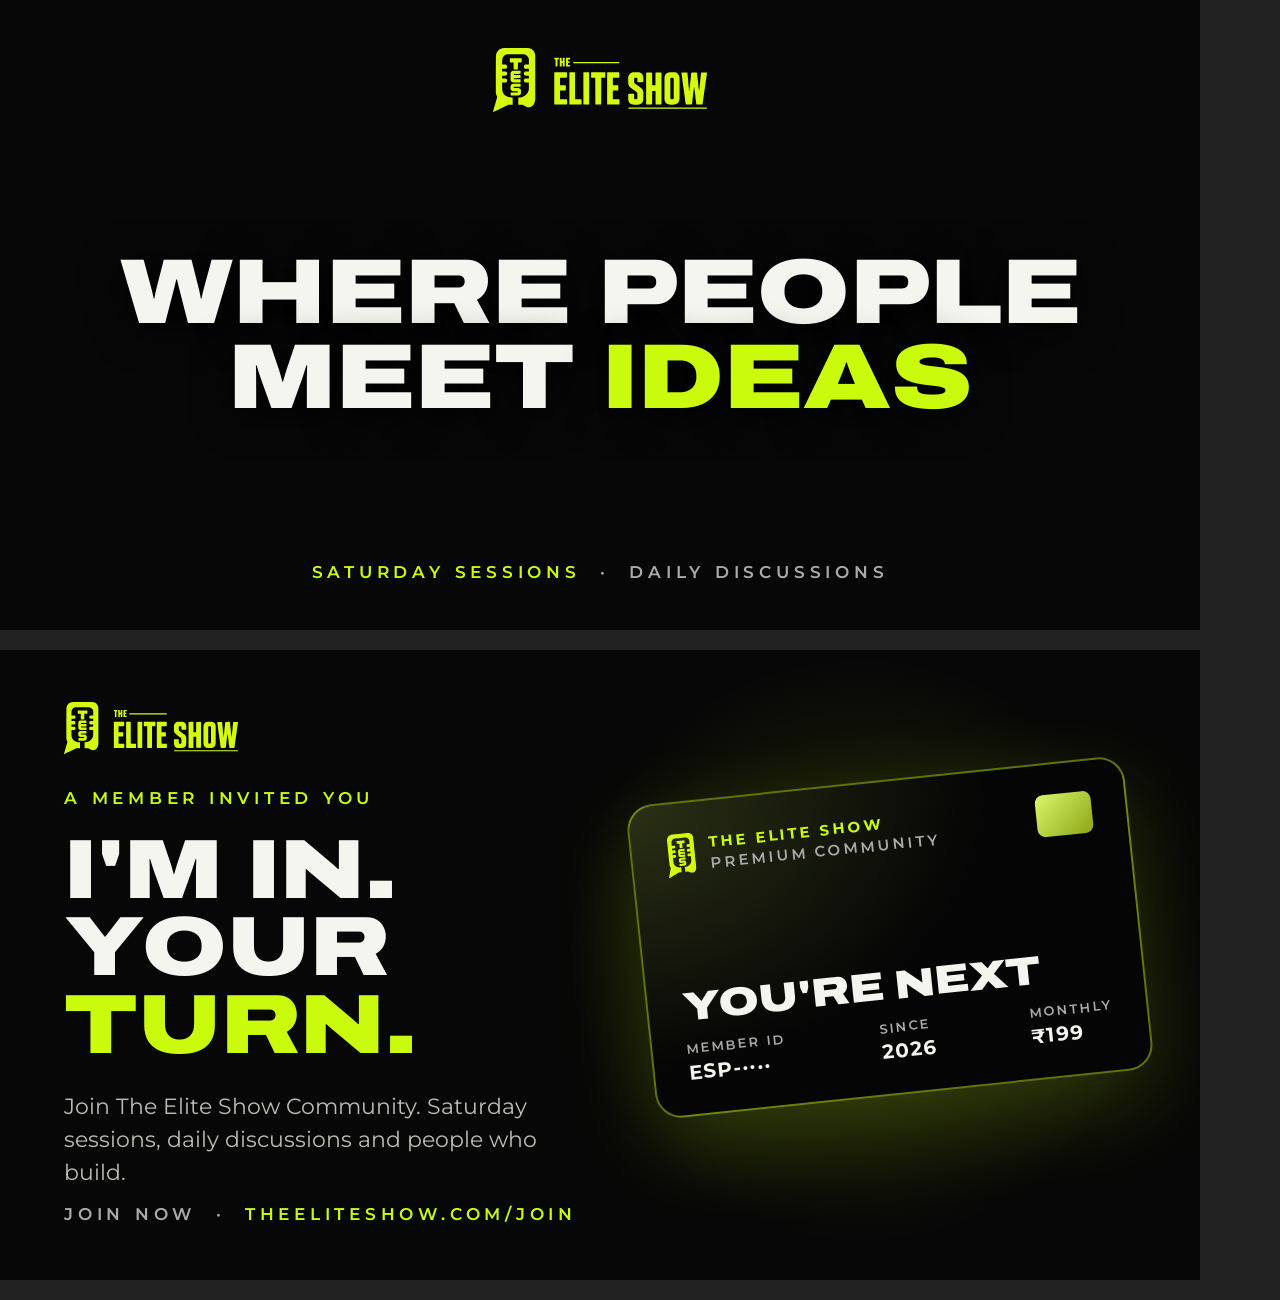
<file: tools/share_cards.html>
<!doctype html>
<!-- Source for the link preview images in images/share/. Each .card is one 1200x630 image.
     Rebuild them with: node tools/make_share_cards.js (see that file). -->
<html lang="en">
<head>
<meta charset="utf-8">
<link rel="stylesheet" href="https://fonts.googleapis.com/css2?family=Archivo:wdth,wght@125,900&family=Cormorant+Garamond:wght@700&family=Montserrat:wght@500;600;700&display=swap">
<style>
* { box-sizing: border-box; margin: 0; }
body { background: #222; font-family: Montserrat, sans-serif; }
.card { width: 1200px; height: 630px; position: relative; overflow: hidden; background: #070707; color: #f5f5f0; margin-bottom: 20px; }
.brand { font-family: 'Cormorant Garamond', serif; font-weight: 700; letter-spacing: .32em; font-size: 24px; text-transform: uppercase; }
.brand b { color: #CAFB0C; font-weight: 700; }
.display { font-family: Archivo, 'Arial Black', sans-serif; font-stretch: 125%; font-weight: 900; text-transform: uppercase; line-height: .92; }
.lab { font-weight: 600; letter-spacing: .28em; text-transform: uppercase; font-size: 17px; color: #aaa; }
.lime { color: #CAFB0C; }

/* Full site: the hero's poster wall behind the headline */
.wall { position: absolute; inset: -30px; display: grid; grid-template-columns: repeat(8, 1fr); gap: 10px;
  transform: rotate(-6deg) scale(1.15); filter: brightness(.55) saturate(.9); }
.wall img { width: 100%; aspect-ratio: 4 / 5; object-fit: cover; display: block; }
#poster-wall-logo .veil { position: absolute; inset: 0;
  background: radial-gradient(ellipse 560px 260px at 600px 360px, rgba(7,7,7,.2), rgba(7,7,7,.92) 75%); }
#poster-wall-logo .brand-logo { position: absolute; top: 48px; left: 50%; height: 64px; transform: translateX(-50%); }
#poster-wall-logo .h { position: absolute; left: 0; right: 0; top: 250px; text-align: center; }
#poster-wall-logo .display { font-size: 92px; text-shadow: 0 6px 40px #000; }
#poster-wall-logo .lab { position: absolute; left: 0; right: 0; bottom: 48px; text-align: center; }

/* Invite link a Premium member shares: same dark card as the site's member card */
#invite-logo { background: radial-gradient(circle 420px at 860px 300px, rgba(202,251,12,.14), transparent 70%), #070707; }
#invite-logo .l { position: absolute; left: 64px; top: 52px; width: 520px; }
#invite-logo .brand-logo { display: block; height: 52px; margin-bottom: 34px; }
#invite-logo .display { font-size: 84px; margin: 24px 0 26px; }
#invite-logo .sub { font-size: 22px; color: #bdbdb4; line-height: 1.5; }
#invite-logo .url { position: absolute; left: 64px; bottom: 56px; }
.mcard { position: absolute; left: 640px; top: 130px; width: 500px; height: 315px; border-radius: 26px; padding: 30px 34px;
  border: 2px solid rgba(202,251,12,.45); background: radial-gradient(120% 140% at 0% 0%, #2a3014, #050505 60%);
  box-shadow: 0 30px 90px rgba(202,251,12,.18); transform: rotate(-6deg); display: grid; grid-template-rows: auto 1fr auto; }
.mcard .top { display: flex; justify-content: space-between; font-size: 15px; font-weight: 600; letter-spacing: .2em; line-height: 1.4; text-transform: uppercase; color: #aaa; }
.mcard .top b { color: #CAFB0C; }
.mcard .mtitle { display: flex; gap: 14px; align-items: center; }
.mcard .mtitle img { height: 44px; }
.mcard .chip { width: 56px; height: 42px; border-radius: 8px; background: linear-gradient(135deg, #d9f86a, #8da516); }
.mcard .name { align-self: end; font-family: Archivo, sans-serif; font-stretch: 125%; font-weight: 900; font-size: 40px; text-transform: uppercase; }
.mcard .bottom { display: flex; justify-content: space-between; margin-top: 12px; font-size: 13px; font-weight: 600; letter-spacing: .16em; text-transform: uppercase; color: #aaa; }
.mcard .bottom b { display: block; margin-top: 4px; font-size: 20px; letter-spacing: .06em; color: #f5f5f0; }
</style>
</head>
<body>
<div class="card" id="poster-wall-logo">
  <div class="wall" id="wall"></div>
  <div class="veil"></div>
  <img class="brand-logo" src="../images/logo/the-elite-show-horizontal.svg" alt="">
  <div class="h"><div class="display">Where people<br>meet <span class="lime">ideas</span></div></div>
  <div class="lab"><span class="lime">Saturday sessions</span> &nbsp;·&nbsp; Daily discussions</div>
</div>

<div class="card" id="invite-logo">
  <div class="l">
    <img class="brand-logo" src="../images/logo/the-elite-show-horizontal.svg" alt="">
    <div class="lab"><span class="lime">A member invited you</span></div>
    <div class="display">I'm in.<br>Your <span class="lime">turn.</span></div>
    <div class="sub">Join The Elite Show Community. Saturday sessions, daily discussions and people who build.</div>
  </div>
  <div class="lab url">Join now &nbsp;·&nbsp; <span class="lime">theeliteshow.com/join</span></div>
  <div class="mcard">
    <div class="top"><span class="mtitle"><img src="../images/logo/tes-mark.svg" alt=""><span><b>The Elite Show</b><br>Premium Community</span></span><span class="chip"></span></div>
    <div class="name">You're next</div>
    <div class="bottom"><span>Member ID<b>ESP-····</b></span><span>Since<b>2026</b></span><span>Monthly<b>₹199</b></span></div>
  </div>
</div>

<script>
// Uses the newest 8 posters, repeated to fill the wall.
const posters = (new URLSearchParams(location.search).get('posters') || '').split(',').filter(Boolean);
const wall = document.getElementById('wall');
for (let i = 0; i < 40 && posters.length; i++) {
  const img = new Image();
  img.src = '../posters/lg/' + posters[(i * 3 + Math.floor(i / 8)) % posters.length] + '.webp';
  wall.appendChild(img);
}
</script>
</body>
</html>
</file>
<file: the_elite_show.css>
/* ===================== RESET & BASE ===================== */
*,
*::before,
*::after {
  box-sizing: border-box;
  margin: 0;
  padding: 0;
}

:root {
  --black: #070707;
  --black2: #0d0d0d;
  --black3: #141414;
  --green: #CAFB0C;
  --green-dim: #9ec717;
  --green-dark: #003d18;
  --green-glow: rgba(0, 200, 83, 0.25);
  --green-glow2: rgba(0, 200, 83, 0.08);
  --gold: #b8973a;
  --gold-light: #d4af37;
  --white: #f5f5f0;
  --grey: #aaaaaa;
  --grey-dark: #555;
}

html {
  scroll-behavior: smooth;
}

[hidden] {
  display: none !important;
}

/* Stop off-screen animations from widening the page on phones */
html {
  overflow-x: clip;
}

body {
  background: var(--black);
  color: var(--white);
  font-family: 'Montserrat', sans-serif;
  min-height: 100vh;
  overflow-x: hidden;
  cursor: default;
}

@media (pointer: fine) {

  body,
  a,
  button,
  input,
  textarea {
    cursor: none !important;
  }
}

/* ===================== CUSTOM CURSOR ===================== */
.cursor-dot,
.cursor-ring {
  position: fixed;
  top: 0;
  left: 0;
  pointer-events: none;
  z-index: 999999;
  transform: translate(-50%, -50%);
  border-radius: 50%;
  transition: opacity 0.3s ease;
}

.cursor-dot {
  width: 6px;
  height: 6px;
  background: var(--green);
  box-shadow: 0 0 10px var(--green);
}

.cursor-ring {
  width: 36px;
  height: 36px;
  border: 1px solid rgba(0, 200, 83, 0.6);
  transition: width 0.3s ease, height 0.3s ease, background 0.3s ease, border-color 0.3s ease;
}

.cursor-ring.hovered {
  width: 50px;
  height: 50px;
  background: rgba(0, 200, 83, 0.1);
  border-color: transparent;
}

.cursor-dot.hovered {
  opacity: 0;
}

/* ===================== NOISE TEXTURE OVERLAY ===================== */
body::before {
  content: '';
  position: fixed;
  inset: 0;
  background-image: url("data:image/svg+xml,%3Csvg viewBox='0 0 256 256' xmlns='http://www.w3.org/2000/svg'%3E%3Cfilter id='noise'%3E%3CfeTurbulence type='fractalNoise' baseFrequency='0.9' numOctaves='4' stitchTiles='stitch'/%3E%3C/filter%3E%3Crect width='100%25' height='100%25' filter='url(%23noise)' opacity='0.035'/%3E%3C/svg%3E");
  pointer-events: none;
  z-index: 1000;
  opacity: 0.4;
}

/* ===================== GRID BACKGROUND ===================== */
.grid-bg {
  position: fixed;
  inset: 0;
  background-image:
    linear-gradient(rgba(0, 200, 83, 0.04) 1px, transparent 1px),
    linear-gradient(90deg, rgba(0, 200, 83, 0.04) 1px, transparent 1px);
  background-size: 60px 60px;
  z-index: 0;
}

/* ===================== PARTICLES ===================== */
#particles {
  position: fixed;
  inset: 0;
  z-index: 0;
  overflow: hidden;
  pointer-events: none;
}

.particle {
  position: absolute;
  border-radius: 50%;
  background: var(--green);
  opacity: 0;
  animation: floatUp linear infinite;
}

@keyframes floatUp {
  0% {
    transform: translateY(100vh) scale(0);
    opacity: 0;
  }

  10% {
    opacity: 0.6;
  }

  90% {
    opacity: 0.2;
  }

  100% {
    transform: translateY(-20px) scale(1);
    opacity: 0;
  }
}

/* ===================== NAVBAR ===================== */
nav {
  position: fixed;
  top: 0;
  left: 0;
  right: 0;
  z-index: 100;
  padding: 1.5rem 3rem;
  display: flex;
  align-items: center;
  justify-content: space-between;
  background: linear-gradient(to bottom, rgba(7, 7, 7, 0.95), transparent);
  backdrop-filter: blur(4px);
}

.nav-logo {
  font-family: 'Cormorant Garamond', serif;
  font-size: 1.3rem;
  font-weight: 700;
  letter-spacing: 0.25em;
  color: var(--green);
  text-transform: uppercase;
}

.nav-logo span {
  color: var(--white);
}

a.nav-logo {
  text-decoration: none;
}

.nav-links {
  display: flex;
  gap: 2.2rem;
}

.nav-links a {
  font-size: 0.62rem;
  font-weight: 500;
  letter-spacing: 0.25em;
  text-transform: uppercase;
  color: var(--grey);
  text-decoration: none;
  transition: color 0.3s ease;
}

.nav-links a:hover {
  color: var(--green);
}

.nav-cta {
  font-size: 0.7rem;
  font-weight: 600;
  letter-spacing: 0.2em;
  text-transform: uppercase;
  color: var(--green);
  border: 1px solid var(--green);
  padding: 0.55rem 1.4rem;
  cursor: pointer;
  background: transparent;
  text-decoration: none;
  transition: background 0.3s ease, color 0.3s ease, box-shadow 0.3s ease, transform 0.15s ease;
}

.nav-cta:hover {
  background: var(--green);
  color: var(--black);
  box-shadow: 0 0 20px var(--green-glow);
}

/* ===================== HERO: SPOTLIGHT ===================== */
/* A dark stage over the session posters; the visitor's cursor (or finger) is the spotlight. */
#hero {
  --spot-x: 50%;
  --spot-y: 40%;
  --spot-r: min(26vw, 260px);
  position: relative;
  z-index: 2;
  min-height: 100vh;
  min-height: 100svh;
  display: flex;
  flex-direction: column;
  align-items: center;
  justify-content: flex-end;
  text-align: center;
  padding: 8rem 2rem 4.5rem;
  overflow: hidden;
  background: #000;
  isolation: isolate;
}

.hero-crowd {
  position: absolute;
  inset: 0;
  z-index: -3;
  display: grid;
  grid-template-columns: repeat(var(--crowd-cols, 4), 1fr);
  grid-template-rows: repeat(var(--crowd-rows, 2), 1fr);
}

.hero-crowd img {
  min-width: 0;
  min-height: 0;
  width: 100%;
  height: 100%;
  object-fit: cover;
  display: block;
}

.hero-dark,
.hero-beam {
  position: absolute;
  inset: 0;
  pointer-events: none;
}

.hero-dark {
  z-index: -2;
  background: radial-gradient(circle var(--spot-r) at var(--spot-x) var(--spot-y), transparent 0, rgba(0, 0, 0, 0.3) 45%, rgba(4, 5, 4, 0.96) 100%);
}

.hero-beam {
  z-index: -1;
  mix-blend-mode: screen;
  background: radial-gradient(circle var(--spot-r) at var(--spot-x) var(--spot-y), rgba(202, 251, 12, 0.18), transparent 70%);
}

/* Keeps the headline and buttons readable wherever the beam is */
.hero-copy {
  position: relative;
  width: 100%;
}

.hero-copy::before {
  content: '';
  position: absolute;
  inset: -3rem -6rem -2rem;
  z-index: -1;
  background: radial-gradient(ellipse at 50% 60%, rgba(0, 0, 0, 0.7), transparent 70%);
  pointer-events: none;
}

.hero-kicker {
  font-size: 0.7rem;
  font-weight: 600;
  letter-spacing: 0.4em;
  text-transform: uppercase;
  color: var(--green);
  margin-bottom: 1.2rem;
  opacity: 0;
  animation: fadeSlideUp 0.9s ease 0.3s forwards;
}

.hero-title {
  font-family: 'Archivo', 'Arial Black', sans-serif;
  font-weight: 900;
  font-stretch: 125%;
  /* Sized from the viewport so "when you walk in" always fits on one line */
  font-size: min(6.6rem, calc((100vw - 4rem) / 13.4));
  line-height: 0.9;
  letter-spacing: -0.01em;
  text-transform: uppercase;
  color: var(--white);
  text-shadow: 0 0 40px #000;
  margin-bottom: 2rem;
  opacity: 0;
  animation: fadeSlideUp 1s ease 0.6s forwards;
}

/* Exactly two lines: "The show starts" / "when you walk in" */
.hero-line {
  display: block;
  white-space: nowrap;
}

.hero-title em {
  font-family: 'Cormorant Garamond', Georgia, serif;
  font-style: italic;
  font-weight: 600;
  font-size: 0.7em;
  text-transform: none;
  letter-spacing: 0;
  color: var(--green);
}

@media (max-width: 700px) {
  #hero {
    padding-left: 1rem;
    padding-right: 1rem;
  }

  .hero-title {
    font-size: calc((100vw - 2rem) / 13.4);
  }

  .hero-crowd {
    grid-template-columns: repeat(var(--crowd-cols, 2), 1fr);
    grid-template-rows: repeat(var(--crowd-rows, 4), 1fr);
  }
}

.btn-primary {
  display: inline-block;
  font-size: 0.7rem;
  font-weight: 700;
  letter-spacing: 0.3em;
  text-transform: uppercase;
  color: var(--black);
  background: var(--green);
  padding: 1.1rem 3rem;
  border: none;
  cursor: pointer;
  text-decoration: none;
  position: relative;
  overflow: hidden;
  transition: all 0.3s ease;
  /* `backwards` hides it only until the fade-in starts, so it can never get stuck invisible */
  animation: fadeSlideUp 1s ease 1.3s backwards, btnGlowPulse 2.8s ease-in-out 2s infinite;
  border-radius: 3px;
}

@keyframes btnGlowPulse {

  0%,
  100% {
    box-shadow: 0 0 18px rgba(202, 251, 12, 0.35), 0 0 40px rgba(202, 251, 12, 0.12);
  }

  50% {
    box-shadow: 0 0 35px rgba(202, 251, 12, 0.55), 0 0 70px rgba(202, 251, 12, 0.22), 0 0 120px rgba(202, 251, 12, 0.08);
  }
}

.btn-primary::before {
  content: '';
  position: absolute;
  inset: 0;
  background: #E6FF6B;
  transform: translateX(-101%);
  transition: transform 0.4s ease;
}

.btn-primary::after {
  content: '';
  position: absolute;
  inset: -2px;
  border-radius: 5px;
  background: linear-gradient(90deg, var(--green), rgba(202, 251, 12, 0.3), var(--green));
  background-size: 200% 100%;
  z-index: -1;
  animation: borderShimmer 3s linear infinite;
  opacity: 0.7;
}

@keyframes borderShimmer {
  0% {
    background-position: 0% 0;
  }

  100% {
    background-position: 200% 0;
  }
}

.btn-primary:hover::before {
  transform: translateX(0);
}

.btn-primary span {
  position: relative;
  z-index: 1;
}

.btn-primary:hover {
  box-shadow: 0 0 40px rgba(202, 251, 12, 0.55), 0 0 90px rgba(202, 251, 12, 0.2), 0 0 150px rgba(202, 251, 12, 0.08);
  transform: translateY(-2px) scale(1.02);
}

/* ===================== BRAND BAND ===================== */
/* Short strip under the hero: the original title, scrambling through $ signs into place when it scrolls into view */
.brand-band {
  position: relative;
  z-index: 2;
  padding: 3.5rem 1.5rem 3rem;
  text-align: center;
  background: var(--black);
}

.brand-name-wrap {
  display: inline-block;
  margin-bottom: 1.5rem;
}

.brand-name-wrap .brand-name {
  position: relative;
  z-index: 2;
  margin-bottom: 0;
}


.brand-name {
  font-family: 'Cormorant Garamond', serif;
  font-size: clamp(2.6rem, 8vw, 6.5rem);
  font-weight: 700;
  line-height: 0.9;
  color: var(--green);
  text-transform: uppercase;
  letter-spacing: 0.06em;
  margin-bottom: 1.5rem;
  text-shadow: 0 0 40px rgba(0, 200, 83, 0.35), 0 0 80px rgba(0, 200, 83, 0.15);
}

.brand-name .highlight {
  display: block;
  color: var(--white);
  text-shadow: 0 0 30px rgba(245, 245, 240, 0.12);
}

.brand-tag {
  font-size: clamp(0.6rem, 2vw, 0.85rem);
  font-weight: 600;
  letter-spacing: 0.5em;
  text-transform: uppercase;
  color: transparent;
  -webkit-text-stroke: 1px var(--green);
  margin-bottom: 0;
  position: relative;
}

.brand-tag::after {
  content: attr(data-text);
  position: absolute;
  left: 0;
  right: 0;
  color: var(--green);
  filter: blur(8px);
  animation: pulse-glow 2.5s ease-in-out infinite;
}

/* Plain line under the tagline: says what and where for people and search engines */
.brand-place {
  margin-top: 1.1rem;
  font-size: 0.72rem;
  letter-spacing: 0.22em;
  text-transform: uppercase;
  color: #8a8a8a;
}

@media (max-width: 599px) {
  .brand-place {
    font-size: 0.62rem;
    letter-spacing: 0.12em;
  }
}

@keyframes pulse-glow {

  0%,
  100% {
    opacity: 0.3;
  }

  50% {
    opacity: 0.8;
  }
}

/* ===================== STATS STRIP ===================== */
.stats-strip {
  position: relative;
  z-index: 2;
  border-top: 1px solid rgba(0, 200, 83, 0.1);
  border-bottom: 1px solid rgba(0, 200, 83, 0.1);
  background: var(--black2);
  padding: 2.5rem 2rem;
  display: flex;
  justify-content: center;
  gap: 4rem;
  flex-wrap: wrap;
}

.stat {
  text-align: center;
}

.stat-number {
  font-family: 'Cormorant Garamond', serif;
  font-size: 2.5rem;
  font-weight: 700;
  color: var(--green);
  line-height: 1;
}

.stat-label {
  font-size: 0.6rem;
  letter-spacing: 0.25em;
  text-transform: uppercase;
  color: var(--grey-dark);
  margin-top: 0.4rem;
}

/* ===================== FEATURES ===================== */
.section-label {
  font-size: 0.6rem;
  font-weight: 600;
  letter-spacing: 0.4em;
  text-transform: uppercase;
  color: var(--green);
  margin-bottom: 1rem;
}

.section-title {
  font-family: 'Cormorant Garamond', serif;
  font-size: clamp(2rem, 5vw, 3.5rem);
  font-weight: 700;
  color: var(--white);
  line-height: 1.15;
  margin-bottom: 4rem;
  max-width: 600px;
}

.section-title em {
  font-style: italic;
  color: var(--green);
}

/* ===================== WAITLIST SECTION ===================== */
#waitlist {
  position: relative;
  z-index: 2;
  padding: 7rem 2rem;
  background: var(--black2);
  border-top: 1px solid rgba(0, 200, 83, 0.08);
}

.waitlist-inner {
  max-width: 700px;
  margin: 0 auto;
  text-align: center;
}

.waitlist-inner .section-title {
  max-width: 100%;
  margin-bottom: 1rem;
}

.waitlist-sub {
  font-size: 0.85rem;
  color: var(--grey);
  line-height: 1.8;
  margin-bottom: 3rem;
  font-weight: 300;
}

.form-progress {
  display: grid;
  grid-template-columns: auto minmax(50px, 1fr) auto;
  align-items: center;
  max-width: 520px;
  margin: 0 auto 2.5rem;
}

.progress-step {
  display: flex;
  align-items: center;
  gap: 0.65rem;
  color: var(--grey-dark);
  transition: color 0.3s ease;
}

.progress-step span {
  width: 32px;
  height: 32px;
  border: 1px solid rgba(255, 255, 255, 0.16);
  display: grid;
  place-items: center;
  font-size: 0.7rem;
  font-weight: 700;
  transition: all 0.3s ease;
}

.progress-step strong {
  font-size: 0.6rem;
  letter-spacing: 0.12em;
  text-transform: uppercase;
  white-space: nowrap;
}

.progress-step.active,
.progress-step.complete {
  color: var(--white);
}

.progress-step.active span,
.progress-step.complete span {
  color: var(--black);
  background: var(--green);
  border-color: var(--green);
  box-shadow: 0 0 16px var(--green-glow);
}

.progress-step.complete span::before {
  content: '✓';
}

.progress-step.complete span {
  font-size: 0;
}

.progress-line {
  height: 1px;
  margin: 0 1rem;
  background: rgba(255, 255, 255, 0.12);
  overflow: hidden;
}

.progress-line span {
  display: block;
  width: 0;
  height: 100%;
  background: var(--green);
  transition: width 0.4s ease;
}

.progress-line span.complete {
  width: 100%;
}

.form-step {
  display: none;
}

.form-step.active {
  display: block;
  animation: formStepIn 0.45s ease both;
}

@keyframes formStepIn {
  from {
    opacity: 0;
    transform: translateX(20px);
  }
  to {
    opacity: 1;
    transform: translateX(0);
  }
}

@media (hover: none), (pointer: coarse) {
  .cursor-dot,
  .cursor-ring {
    display: none !important;
  }

  .nav-cta,
  .btn-primary {
    transform: none !important;
  }

  .nav-cta:hover,
  .btn-primary:hover {
    transform: none;
    box-shadow: none;
  }
}

.form-step-heading {
  text-align: left;
  margin-bottom: 1.5rem;
}

.form-step-heading span {
  color: var(--green);
  font-size: 0.58rem;
  font-weight: 600;
  letter-spacing: 0.2em;
  text-transform: uppercase;
}

.form-step-heading h3 {
  margin-top: 0.35rem;
  font-family: 'Cormorant Garamond', serif;
  font-size: 1.8rem;
  color: var(--white);
}

.form-grid {
  display: grid;
  grid-template-columns: 1fr 1fr;
  gap: 1rem;
  margin-bottom: 1rem;
  text-align: left;
}

.choice-group {
  border: 0;
  margin: 0 0 1.8rem;
  padding: 0;
  text-align: left;
}

.choice-group legend {
  width: 100%;
  margin-bottom: 0.8rem;
  color: var(--green-dim);
  font-size: 0.65rem;
  font-weight: 600;
  letter-spacing: 0.16em;
  line-height: 1.6;
  text-transform: uppercase;
}

.choice-group legend small {
  color: var(--grey-dark);
  font-size: 0.58rem;
  letter-spacing: 0.08em;
}

.option-grid {
  display: grid;
  grid-template-columns: repeat(2, minmax(0, 1fr));
  gap: 0.7rem;
}

.option-grid.compact {
  grid-template-columns: repeat(4, minmax(0, 1fr));
}

.option-grid.single-column {
  grid-template-columns: 1fr;
}

.choice-option {
  position: relative;
  min-width: 0;
}

.choice-option input {
  position: absolute;
  opacity: 0;
  pointer-events: none;
}

.choice-option span {
  min-height: 46px;
  display: flex;
  align-items: center;
  padding: 0.8rem 0.9rem;
  color: var(--grey);
  background: rgba(255, 255, 255, 0.025);
  border: 1px solid rgba(255, 255, 255, 0.09);
  font-size: 0.75rem;
  line-height: 1.4;
  transition: all 0.25s ease;
}

.choice-option span::before {
  content: '';
  width: 14px;
  height: 14px;
  margin-right: 0.65rem;
  flex: 0 0 auto;
  border: 1px solid rgba(255, 255, 255, 0.3);
  transition: all 0.25s ease;
}

.choice-option input[type="radio"] + span::before {
  border-radius: 50%;
}

.choice-option:hover span {
  color: var(--white);
  border-color: rgba(0, 200, 83, 0.35);
  background: rgba(0, 200, 83, 0.04);
}

.choice-option input:focus-visible + span {
  outline: 2px solid var(--green);
  outline-offset: 2px;
}

.choice-option input:checked + span {
  color: var(--white);
  border-color: var(--green);
  background: rgba(0, 200, 83, 0.09);
  box-shadow: inset 0 0 18px rgba(0, 200, 83, 0.05);
}

.choice-option input:checked + span::before {
  background: var(--green);
  border-color: var(--green);
  box-shadow: inset 0 0 0 3px var(--black2);
}

.choice-group.invalid .choice-option span,
.consent-group.invalid .payment-consent {
  border-color: rgba(255, 107, 107, 0.55);
}

.consent-group {
  margin-top: 0.2rem;
  text-align: left;
}

.payment-consent {
  display: flex;
  align-items: center;
  padding: 1rem;
  color: var(--grey);
  background: rgba(0, 200, 83, 0.04);
  border: 1px solid rgba(0, 200, 83, 0.2);
  font-size: 0.8rem;
  line-height: 1.5;
  transition: all 0.25s ease;
}

.payment-consent input {
  position: absolute;
  opacity: 0;
}

.payment-consent .checkmark {
  width: 19px;
  height: 19px;
  margin-right: 0.8rem;
  flex: 0 0 auto;
  border: 1px solid rgba(255, 255, 255, 0.35);
  position: relative;
}

.payment-consent input:checked + .checkmark {
  background: var(--green);
  border-color: var(--green);
}

.payment-consent input:checked + .checkmark::after {
  content: '✓';
  position: absolute;
  inset: 0;
  display: grid;
  place-items: center;
  color: var(--black);
  font-size: 0.72rem;
  font-weight: 800;
}

.payment-consent input:focus-visible + .checkmark {
  outline: 2px solid var(--green);
  outline-offset: 2px;
}

.payment-consent strong {
  color: var(--green);
}

.form-actions {
  display: grid;
  grid-template-columns: 0.38fr 1fr;
  gap: 0.8rem;
  margin-top: 1rem;
}

.form-actions .btn-submit {
  margin-top: 0;
}

.btn-secondary {
  padding: 1.2rem 1rem;
  color: var(--green);
  background: transparent;
  border: 1px solid rgba(0, 200, 83, 0.45);
  font-family: 'Montserrat', sans-serif;
  font-size: 0.7rem;
  font-weight: 700;
  letter-spacing: 0.2em;
  text-transform: uppercase;
  transition: all 0.3s ease;
}

.btn-secondary:hover {
  color: var(--black);
  background: var(--green);
}

.form-grid .full {
  grid-column: 1 / -1;
}

.field-group {
  display: flex;
  flex-direction: column;
  gap: 0.4rem;
  position: relative;
}

.field-group::after {
  content: '';
  position: absolute;
  bottom: 1.4rem;
  left: 0;
  width: 0%;
  height: 2px;
  background: var(--green);
  box-shadow: 0 0 8px var(--green);
  transition: width 0.4s cubic-bezier(0.25, 0.46, 0.45, 0.94);
  pointer-events: none;
}

.field-group:focus-within::after {
  width: 100%;
}

.field-group label {
  font-size: 0.6rem;
  font-weight: 600;
  letter-spacing: 0.25em;
  text-transform: uppercase;
  color: var(--green-dim);
}

.field-group input,
.field-group textarea {
  background: rgba(255, 255, 255, 0.03);
  border: 1px solid rgba(255, 255, 255, 0.08);
  border-bottom-color: rgba(0, 200, 83, 0.3);
  color: var(--white);
  font-family: 'Montserrat', sans-serif;
  font-size: 0.9rem;
  font-weight: 300;
  padding: 0.9rem 1rem;
  outline: none;
  width: 100%;
  transition: all 0.3s ease;
}

.field-group input::placeholder,
.field-group textarea::placeholder {
  color: var(--grey-dark);
  font-size: 0.82rem;
}

.field-group input:focus,
.field-group textarea:focus {
  border-color: transparent;
  border-bottom-color: var(--green);
  background: rgba(0, 200, 83, 0.06);
  box-shadow: inset 0 -1px 10px rgba(0, 200, 83, 0.1);
}

.btn-submit {
  width: 100%;
  padding: 1.2rem;
  background: var(--green);
  color: var(--black);
  font-family: 'Montserrat', sans-serif;
  font-size: 0.75rem;
  font-weight: 700;
  letter-spacing: 0.35em;
  text-transform: uppercase;
  border: none;
  cursor: pointer;
  margin-top: 1rem;
  position: relative;
  overflow: hidden;
  transition: all 0.3s ease;
}

.btn-submit::before {
  content: '';
  position: absolute;
  inset: 0;
  background: #E6FF6B;
  transform: translateX(-101%);
  transition: transform 0.4s ease;
}

.btn-submit:hover::before {
  transform: translateX(0);
}

.btn-submit span {
  position: relative;
  z-index: 1;
}

.btn-submit:hover {
  box-shadow: 0 0 30px rgba(202, 251, 12, 0.3);
}

.btn-submit:disabled {
  opacity: 0.6;
  cursor: not-allowed;
}

.form-note {
  font-size: 0.65rem;
  color: var(--grey-dark);
  margin-top: 1.2rem;
  letter-spacing: 0.05em;
}

.field-error {
  font-size: 0.65rem;
  color: #ff6b6b;
  letter-spacing: 0.05em;
  min-height: 1rem;
  display: block;
  margin-top: 0.3rem;
  opacity: 0;
  transform: translateY(-4px);
  transition: opacity 0.2s ease, transform 0.2s ease;
}

.field-error.visible {
  opacity: 1;
  transform: translateY(0);
}

.field-group input.invalid,
.field-group textarea.invalid {
  border-bottom-color: #ff6b6b !important;
  background: rgba(255, 50, 50, 0.04) !important;
}

.field-group input.valid,
.field-group textarea.valid {
  border-bottom-color: var(--green) !important;
}

.form-error {
  background: rgba(255, 50, 50, 0.08);
  border: 1px solid rgba(255, 80, 80, 0.3);
  color: #ff6b6b;
  font-size: 0.78rem;
  padding: 0.9rem 1rem;
  margin-top: 0.8rem;
  display: none;
}

/* ===================== FOOTER ===================== */
footer {
  position: relative;
  z-index: 2;
  background: var(--black);
  border-top: 1px solid rgba(0, 200, 83, 0.08);
  padding: 3rem 2rem;
  text-align: center;
}

.footer-logo {
  font-family: 'Cormorant Garamond', serif;
  font-size: 1.5rem;
  font-weight: 700;
  color: var(--green);
  letter-spacing: 0.2em;
  text-transform: uppercase;
  margin-bottom: 0.8rem;
}

.footer-logo span {
  color: var(--white);
}

.footer-tagline {
  font-size: 0.65rem;
  letter-spacing: 0.3em;
  text-transform: uppercase;
  color: var(--grey-dark);
  margin-bottom: 1.5rem;
}

.footer-social {
  display: inline-flex;
  align-items: center;
  gap: 0.5rem;
  margin-bottom: 1.5rem;
  font-size: 0.75rem;
  letter-spacing: 0.08em;
  color: #8a8a8a;
  text-decoration: none;
  transition: color 0.2s ease;
}

.footer-social:hover,
.footer-social:focus-visible {
  color: var(--green);
}

.footer-copy {
  font-size: 0.7rem;
  color: rgba(85, 85, 85, 0.6);
}

/* ===================== MODAL ===================== */
.modal-overlay {
  position: fixed;
  inset: 0;
  background: rgba(0, 0, 0, 0.92);
  z-index: 9999;
  display: flex;
  align-items: center;
  justify-content: center;
  padding: 1.5rem;
  opacity: 0;
  visibility: hidden;
  transition: all 0.4s ease;
  backdrop-filter: blur(8px);
}

.modal-overlay.active {
  opacity: 1;
  visibility: visible;
}

.modal {
  background: var(--black3);
  border: 1px solid rgba(0, 200, 83, 0.25);
  box-shadow: 0 0 80px rgba(0, 200, 83, 0.12), 0 0 200px rgba(0, 200, 83, 0.05);
  max-width: 520px;
  width: 100%;
  padding: 3.5rem 3rem;
  text-align: center;
  position: relative;
  transform: translateY(30px) scale(0.97);
  transition: transform 0.4s ease;
}

.modal-overlay.active .modal {
  transform: translateY(0) scale(1);
}

.modal-close {
  position: absolute;
  top: 1.2rem;
  right: 1.5rem;
  background: none;
  border: none;
  color: var(--grey-dark);
  font-size: 1.2rem;
  cursor: pointer;
  transition: color 0.2s;
  line-height: 1;
}

.modal-close:hover {
  color: var(--white);
}

.modal-icon {
  width: 80px;
  height: 80px;
  border-radius: 50%;
  background: radial-gradient(circle at 35% 35%, rgba(0, 200, 83, 0.18), rgba(0, 200, 83, 0.06));
  border: 1px solid rgba(0, 200, 83, 0.35);
  display: flex;
  align-items: center;
  justify-content: center;
  margin: 0 auto 1.8rem;
  box-shadow:
    0 0 0 8px rgba(0, 200, 83, 0.06),
    0 0 30px rgba(0, 200, 83, 0.25),
    0 0 70px rgba(0, 200, 83, 0.1);
  animation: iconPulse 2.5s ease-in-out infinite;
  position: relative;
}

.modal-icon svg {
  width: 52px;
  height: 52px;
}

/* Draw-on animation for the checkmark */
.modal-check {
  stroke-dasharray: 36;
  stroke-dashoffset: 36;
  animation: drawCheck 0.55s cubic-bezier(0.4, 0, 0.2, 1) 0.25s forwards;
}

@keyframes drawCheck {
  to {
    stroke-dashoffset: 0;
  }
}

@keyframes iconPulse {

  0%,
  100% {
    box-shadow:
      0 0 0 8px rgba(0, 200, 83, 0.05),
      0 0 25px rgba(0, 200, 83, 0.2),
      0 0 60px rgba(0, 200, 83, 0.08);
  }

  50% {
    box-shadow:
      0 0 0 12px rgba(0, 200, 83, 0.08),
      0 0 45px rgba(0, 200, 83, 0.35),
      0 0 100px rgba(0, 200, 83, 0.15);
  }
}

@keyframes iconPulse {

  0%,
  100% {
    box-shadow: 0 0 20px var(--green-glow);
  }

  50% {
    box-shadow: 0 0 50px rgba(0, 200, 83, 0.4);
  }
}

.modal-title {
  font-family: 'Cormorant Garamond', serif;
  font-size: 2.2rem;
  font-weight: 700;
  color: var(--gold);
  margin-bottom: 1rem;
  line-height: 1.2;
}

.modal-msg {
  font-size: 0.85rem;
  color: var(--grey);
  line-height: 1.85;
  margin-bottom: 2rem;
  font-weight: 300;
}

.modal-msg strong {
  color: var(--white);
  font-weight: 500;
}

.btn-whatsapp {
  display: inline-flex;
  align-items: center;
  justify-content: center;
  gap: 0.7rem;
  background: #25D366;
  color: #fff;
  font-family: 'Montserrat', sans-serif;
  font-size: 0.72rem;
  font-weight: 700;
  letter-spacing: 0.2em;
  text-transform: uppercase;
  text-decoration: none;
  padding: 1.1rem 2.5rem;
  width: 100%;
  transition: all 0.3s ease;
  border: none;
  cursor: pointer;
}

.btn-whatsapp:hover {
  background: #20ba5a;
  box-shadow: 0 0 30px rgba(37, 211, 102, 0.3);
}

.btn-whatsapp svg {
  width: 18px;
  height: 18px;
  fill: #fff;
  flex-shrink: 0;
}

/* ===================== SCROLL PROGRESS BAR ===================== */
.scroll-progress-bar {
  position: fixed;
  top: 0;
  left: 0;
  height: 3px;
  background: var(--green);
  width: 0%;
  z-index: 99999;
  transition: width 0.1s ease-out;
  box-shadow: 0 0 10px var(--green-glow);
}

/* ===================== ANIMATIONS ===================== */
@keyframes fadeSlideUp {
  from {
    opacity: 0;
    transform: translateY(25px);
  }

  to {
    opacity: 1;
    transform: translateY(0);
  }
}

@keyframes fadeIn {
  from {
    opacity: 0;
  }

  to {
    opacity: 1;
  }
}

.reveal {
  opacity: 0;
  transform: translateY(30px);
  transition: opacity 0.8s cubic-bezier(0.25, 0.46, 0.45, 0.94), transform 0.8s cubic-bezier(0.25, 0.46, 0.45, 0.94);
}

.reveal.visible {
  opacity: 1;
  transform: translateY(0);
}

.reveal-left {
  opacity: 0;
  transform: translateX(-40px);
  transition: opacity 0.8s cubic-bezier(0.25, 0.46, 0.45, 0.94), transform 0.8s cubic-bezier(0.25, 0.46, 0.45, 0.94);
}

.reveal-left.visible {
  opacity: 1;
  transform: translateX(0);
}

.reveal-right {
  opacity: 0;
  transform: translateX(40px);
  transition: opacity 0.8s cubic-bezier(0.25, 0.46, 0.45, 0.94), transform 0.8s cubic-bezier(0.25, 0.46, 0.45, 0.94);
}

.reveal-right.visible {
  opacity: 1;
  transform: translateX(0);
}

.reveal-scale {
  opacity: 0;
  transform: scale(0.9);
  transition: opacity 0.8s cubic-bezier(0.25, 0.46, 0.45, 0.94), transform 0.8s cubic-bezier(0.25, 0.46, 0.45, 0.94);
}

.reveal-scale.visible {
  opacity: 1;
  transform: scale(1);
}

/* ===================== CONTENT SECTIONS ===================== */
.section {
  position: relative;
  z-index: 2;
  padding: 7rem 2rem;
  max-width: 1100px;
  margin: 0 auto;
}

.section .section-title {
  max-width: 760px;
  margin-bottom: 1.5rem;
}

.section-lead {
  max-width: 620px;
  font-size: 0.95rem;
  font-weight: 300;
  line-height: 1.9;
  color: var(--grey);
  margin-bottom: 3rem;
}

.section-kicker {
  margin-top: 3.5rem;
  padding-top: 1.5rem;
  border-top: 1px solid rgba(202, 251, 12, 0.25);
  font-size: 0.68rem;
  font-weight: 600;
  letter-spacing: 0.25em;
  line-height: 1.8;
  text-transform: uppercase;
  color: var(--green);
}

#about .section-title {
  margin-bottom: 3.5rem;
}

.hero-actions {
  display: flex;
  flex-wrap: wrap;
  gap: 1.2rem;
  justify-content: center;
  align-items: center;
}

.btn-ghost {
  display: inline-block;
  font-size: 0.7rem;
  font-weight: 600;
  letter-spacing: 0.3em;
  text-transform: uppercase;
  color: var(--white);
  border: 1px solid rgba(245, 245, 240, 0.3);
  padding: 1.05rem 2.2rem;
  border-radius: 3px;
  text-decoration: none;
  animation: fadeSlideUp 1s ease 1.45s backwards;
  transition: border-color 0.3s ease, color 0.3s ease, background 0.3s ease;
}

.btn-ghost:hover {
  border-color: var(--green);
  color: var(--green);
  background: rgba(202, 251, 12, 0.05);
}

/* One conversation can lead to */
.lead-to {
  list-style: none;
  display: grid;
  grid-template-columns: repeat(4, minmax(0, 1fr));
  gap: 1.5rem;
}

.lead-to li {
  border-top: 1px solid var(--green);
  padding-top: 0.9rem;
  font-family: 'Cormorant Garamond', serif;
  font-size: clamp(1.4rem, 2.6vw, 2rem);
  font-weight: 700;
  color: var(--white);
}

.lead-to li span {
  display: block;
  font-family: 'Montserrat', sans-serif;
  font-size: 0.6rem;
  font-weight: 600;
  letter-spacing: 0.2em;
  color: var(--green);
  margin-bottom: 0.6rem;
}

/* Experiences */
.not-row {
  list-style: none;
  display: flex;
  flex-wrap: wrap;
  gap: 0.4rem 0;
  margin-bottom: 3rem;
  font-family: 'Cormorant Garamond', serif;
  font-size: 1.45rem;
  font-style: italic;
  color: var(--grey);
}

/* Each line is struck through with a lime pen stroke as the row comes into view */
.not-row span {
  position: relative;
}

.not-row span::before {
  content: '';
  position: absolute;
  left: -0.15em;
  right: -0.15em;
  top: 55%;
  height: 2px;
  background: var(--green);
  transform-origin: left;
}

.not-row.visible span::before {
  animation: strike-through 0.5s cubic-bezier(0.23, 1, 0.32, 1) both;
  animation-delay: 0.5s;
}

.not-row.visible li:nth-child(2) span::before {
  animation-delay: 0.85s;
}

.not-row.visible li:nth-child(3) span::before {
  animation-delay: 1.2s;
}

@keyframes strike-through {
  from { transform: scaleX(0); }
}

.not-row li:not(:last-child)::after {
  content: '/';
  margin: 0 0.9rem;
  font-style: normal;
  color: rgba(202, 251, 12, 0.6);
}

.exp-grid {
  list-style: none;
  display: grid;
  grid-template-columns: repeat(4, minmax(0, 1fr));
  gap: 2rem;
}

.exp-grid li {
  padding-top: 1.4rem;
  border-top: 1px solid var(--green);
}

.exp-grid h3 {
  font-family: 'Cormorant Garamond', serif;
  font-size: 1.7rem;
  font-weight: 700;
  line-height: 1.1;
  color: var(--green);
  margin-bottom: 0.5rem;
}

.exp-grid p {
  font-size: 0.85rem;
  font-weight: 300;
  color: var(--grey);
  line-height: 1.7;
}

/* Audiences */
#get-involved {
  max-width: 1200px;
}

.audience-grid {
  display: grid;
  grid-template-columns: repeat(auto-fit, minmax(240px, 1fr));
  gap: 1.5rem;
}

.audience-card {
  display: flex;
  flex-direction: column;
  background: var(--black2);
  border: 1px solid rgba(202, 251, 12, 0.18);
  border-radius: 16px;
  padding: 2.2rem 2rem;
  transition: border-color 0.4s ease, transform 0.4s ease, background 0.4s ease;
}

.audience-card:hover {
  border-color: rgba(202, 251, 12, 0.55);
  background: var(--black3);
  transform: translateY(-4px);
}

.audience-tag {
  font-size: 0.58rem;
  font-weight: 600;
  letter-spacing: 0.25em;
  text-transform: uppercase;
  color: var(--green);
  margin-bottom: 1rem;
}

.audience-card h3 {
  font-family: 'Cormorant Garamond', serif;
  font-size: 1.6rem;
  font-weight: 700;
  color: var(--white);
  line-height: 1.2;
  margin-bottom: 0.9rem;
}

.audience-card p:not(.audience-tag) {
  font-size: 0.83rem;
  font-weight: 300;
  line-height: 1.8;
  color: var(--grey);
  margin-bottom: 1.8rem;
  flex: 1;
}

.audience-cta {
  align-self: flex-start;
  font-size: 0.62rem;
  font-weight: 700;
  letter-spacing: 0.2em;
  text-transform: uppercase;
  color: var(--black);
  background: var(--green);
  padding: 0.8rem 1.2rem;
  border-radius: 3px;
  text-decoration: none;
  transition: box-shadow 0.3s ease, transform 0.3s ease;
}

.audience-cta:hover {
  box-shadow: 0 0 25px rgba(202, 251, 12, 0.35);
  transform: translateY(-1px);
}

/* Membership: free and premium */
.tier-grid {
  display: grid;
  grid-template-columns: repeat(2, minmax(0, 1fr));
  gap: 1.5rem;
  align-items: stretch;
}

.tier-card {
  display: flex;
  flex-direction: column;
  background: var(--black2);
  border: 1px solid rgba(202, 251, 12, 0.18);
  border-radius: 16px;
  padding: 2.5rem 2.2rem;
}

.tier-card--premium {
  border-color: rgba(202, 251, 12, 0.45);
  box-shadow: 0 0 60px rgba(202, 251, 12, 0.07);
}

.tier-badge {
  display: inline-block;
  margin-left: 0.6rem;
  padding: 0.2rem 0.55rem;
  border-radius: 999px;
  background: var(--green);
  color: var(--black);
  letter-spacing: 0.15em;
}

.tier-amount {
  font-family: 'Cormorant Garamond', serif;
  font-size: 3.6rem;
  font-weight: 700;
  line-height: 1;
  color: var(--white);
}

.tier-period {
  font-family: 'Montserrat', sans-serif;
  font-size: 0.9rem;
  font-weight: 400;
  margin-left: 0.3rem;
  color: var(--grey);
}

.tier-card--premium .tier-amount {
  color: var(--green);
}

.tier-note {
  font-size: 0.8rem;
  font-weight: 300;
  color: var(--grey);
  margin: 0.6rem 0 1.8rem;
}

.tier-perks {
  list-style: none;
  display: grid;
  gap: 1rem;
  align-content: start;
  margin-bottom: 2.2rem;
  flex: 1;
}

.tier-perks li {
  position: relative;
  padding-left: 1.8rem;
  font-size: 0.86rem;
  font-weight: 300;
  line-height: 1.7;
  color: var(--grey);
}

.tier-perks li::before {
  content: '✓';
  position: absolute;
  left: 0;
  color: var(--green);
  font-weight: 700;
}

.tier-perks strong {
  color: var(--white);
  font-weight: 600;
}

.tier-cta {
  align-self: flex-start;
  font-size: 0.62rem;
  font-weight: 700;
  letter-spacing: 0.2em;
  text-transform: uppercase;
  color: var(--black);
  background: var(--green);
  border: 1px solid var(--green);
  padding: 0.85rem 1.3rem;
  border-radius: 3px;
  text-decoration: none;
  transition: box-shadow 0.3s ease, transform 0.3s ease, background 0.3s ease, color 0.3s ease;
}

.tier-cta:hover {
  box-shadow: 0 0 25px rgba(202, 251, 12, 0.35);
  transform: translateY(-1px);
}

.tier-cta--ghost {
  color: var(--green);
  background: transparent;
}

.tier-cta--ghost:hover {
  color: var(--black);
  background: var(--green);
}

/* Join choice: the two memberships on top, the three partner roles below */
.option-grid.join-grid {
  grid-template-columns: repeat(6, minmax(0, 1fr));
}

.join-grid .choice-option {
  grid-column: span 2;
}

.join-grid .choice-option:nth-child(-n + 2) {
  grid-column: span 3;
}

@media (max-width: 760px) {
  .tier-grid {
    grid-template-columns: 1fr;
  }

  .tier-card {
    padding: 2rem 1.5rem;
  }
}

.field-hint {
  font-size: 0.72rem;
  font-weight: 300;
  line-height: 1.6;
  color: var(--grey);
  margin-top: 0.6rem;
}

.btn-pay {
  display: flex;
  align-items: center;
  justify-content: center;
  width: 100%;
  margin-bottom: 0.8rem;
  padding: 1.1rem 2.5rem;
  background: var(--green);
  color: var(--black);
  font-family: 'Montserrat', sans-serif;
  font-size: 0.72rem;
  font-weight: 700;
  letter-spacing: 0.2em;
  text-transform: uppercase;
  text-decoration: none;
  transition: box-shadow 0.3s ease;
}

.btn-pay:hover {
  box-shadow: 0 0 30px rgba(202, 251, 12, 0.35);
}

/* Closing screen: heavy extended type, tilted like a poster */
.rise {
  /* One full screen; the top padding keeps the title clear of the fixed nav */
  height: 100vh;
  height: 100svh;
  min-height: 420px;
  display: flex;
  align-items: center;
  justify-content: center;
  padding: 6.5rem 1.5rem 2.5rem;
  overflow: hidden;
  background:
    radial-gradient(ellipse at 50% 55%, rgba(202, 251, 12, 0.08), transparent 60%),
    var(--black);
}

.rise-title {
  font-family: 'Archivo', 'Arial Black', sans-serif;
  font-stretch: 125%;
  font-variation-settings: 'wdth' 125;
  font-weight: 900;
  /* Fits the screen both ways: wide enough for TOGETHER, short enough for three tilted lines */
  font-size: min(13vw, calc((100svh - 9rem) / 3.75), 13.5rem);
  line-height: 0.86;
  letter-spacing: -0.045em;
  text-transform: uppercase;
  text-align: center;
  color: var(--white);
  transform: rotate(-7deg) skewX(-4deg);
}

.rise-line {
  display: block;
  white-space: nowrap;
}

.rise-line--accent {
  color: var(--green);
}

/* Hard drop: the script arms the lines (hidden above) and drops them in one
   by one when the screen comes into view. Without the script they just show. */
.rise-line {
  position: relative;
  transform-origin: 50% 100%;
}

.rise--armed .rise-line {
  opacity: 0;
}

.rise--dropped .rise-line {
  animation: rise-drop 1.15s both;
  animation-delay: calc(var(--i, 0) * 0.32s);
}

/* Free fall (accelerating), slam, squash, two shrinking bounces, settle */
@keyframes rise-drop {
  0% {
    opacity: 1;
    transform: translateY(-115vh) rotate(-5deg) scale(1.12);
    animation-timing-function: cubic-bezier(0.55, 0, 1, 0.45);
  }
  52% {
    transform: translateY(0) rotate(0) scale(1, 1);
    animation-timing-function: cubic-bezier(0, 0, 0.3, 1);
  }
  58% {
    opacity: 1;
    transform: translateY(3%) scale(1.07, 0.84);
    animation-timing-function: cubic-bezier(0.3, 0, 0.3, 1);
  }
  70% {
    transform: translateY(-11%) rotate(0.6deg) scale(0.97, 1.04);
    animation-timing-function: cubic-bezier(0.55, 0, 1, 0.45);
  }
  80% {
    transform: translateY(0) scale(1.03, 0.95);
    animation-timing-function: cubic-bezier(0, 0, 0.3, 1);
  }
  89% {
    transform: translateY(-3%) scale(0.995, 1.01);
    animation-timing-function: cubic-bezier(0.55, 0, 1, 0.45);
  }
  100% {
    opacity: 1;
    transform: none;
  }
}

/* Dust kicked up where each line lands */
.rise-line::after {
  content: '';
  position: absolute;
  left: 8%;
  right: 8%;
  bottom: -0.04em;
  height: 0.22em;
  border-radius: 50%;
  background: radial-gradient(ellipse at center, rgba(245, 245, 240, 0.35), rgba(202, 251, 12, 0.12) 45%, transparent 70%);
  filter: blur(6px);
  opacity: 0;
  pointer-events: none;
}

.rise--dropped .rise-line::after {
  animation: rise-dust 1.4s ease-out both;
  animation-delay: calc(var(--i, 0) * 0.32s + 0.6s);
}

@keyframes rise-dust {
  0% { opacity: 0.9; transform: scale(0.4, 0.6); }
  100% { opacity: 0; transform: scale(1.6, 2.2) translateY(-20%); }
}

/* Camera shake on each impact, added by the script */
.rise-title.is-shaking {
  animation: rise-shake 0.38s cubic-bezier(0.36, 0.07, 0.19, 0.97);
}

@keyframes rise-shake {
  10% { translate: -1px 6px; }
  25% { translate: 3px -5px; }
  40% { translate: -4px 4px; }
  55% { translate: 3px -2px; }
  70% { translate: -2px 2px; }
  85% { translate: 1px -1px; }
  100% { translate: 0 0; }
}

.rise.is-impact {
  animation: rise-flash 0.5s ease-out;
}

@keyframes rise-flash {
  0% { box-shadow: inset 0 0 160px rgba(202, 251, 12, 0.18); }
  100% { box-shadow: inset 0 0 160px rgba(202, 251, 12, 0); }
}

/* Roadmap */
.roadmap {
  list-style: none;
  display: grid;
  grid-template-columns: repeat(3, minmax(0, 1fr));
  gap: 2rem;
  margin-top: 2.5rem;
  position: relative;
}

.roadmap::before {
  content: '';
  position: absolute;
  top: 6px;
  left: 0;
  right: 0;
  height: 1px;
  background: linear-gradient(to right, var(--green), rgba(202, 251, 12, 0.15));
}

.roadmap li {
  position: relative;
  padding-top: 2.2rem;
  font-size: 0.85rem;
  font-weight: 300;
  line-height: 1.7;
  color: var(--grey);
}

.roadmap li::before {
  content: '';
  position: absolute;
  top: 0;
  left: 0;
  width: 13px;
  height: 13px;
  border-radius: 50%;
  background: var(--green);
  box-shadow: 0 0 14px rgba(202, 251, 12, 0.5);
}

.roadmap li span {
  display: block;
  font-family: 'Cormorant Garamond', serif;
  font-size: 2rem;
  font-weight: 700;
  color: var(--white);
  margin-bottom: 0.3rem;
}

/* Saturday mentor sessions */
.sessions-head {
  display: flex;
  justify-content: space-between;
  align-items: flex-end;
  gap: 1.5rem;
  flex-wrap: wrap;
  margin-bottom: 2.5rem;
}

.sessions-head .section-lead {
  margin-bottom: 0;
}

.sessions-all,
.sessions-back {
  font-size: 0.65rem;
  font-weight: 600;
  letter-spacing: 0.2em;
  text-transform: uppercase;
  color: var(--green);
  text-decoration: none;
  white-space: nowrap;
  border-bottom: 1px solid rgba(202, 251, 12, 0.4);
  padding-bottom: 0.3rem;
  transition: border-color 0.3s ease;
}

.sessions-all:hover,
.sessions-back:hover {
  border-color: var(--green);
}

.sessions-back {
  display: inline-block;
  margin-bottom: 2.5rem;
}

.section.sessions-page {
  padding-top: 9rem;
  min-height: 80vh;
}

.sessions-page .section-lead {
  margin-bottom: 3rem;
}

.sessions-page .section-kicker a {
  color: var(--white);
}

.sessions-grid {
  display: grid;
  grid-template-columns: repeat(4, minmax(0, 1fr));
  gap: 1.5rem;
}

.session-card {
  display: flex;
  flex-direction: column;
  gap: 1rem;
  padding: 0;
  border: 0;
  background: none;
  color: inherit;
  font: inherit;
  text-align: left;
  cursor: pointer;
}

.session-poster {
  position: relative;
  aspect-ratio: 4 / 5;
  max-width: 100%;
  overflow: hidden;
  border-radius: 10px;
  border: 1px solid rgba(202, 251, 12, 0.18);
  transition: transform 0.4s ease, border-color 0.4s ease, box-shadow 0.4s ease;
}

.session-card:hover .session-poster,
.session-card:focus-visible .session-poster {
  transform: translateY(-4px);
  border-color: rgba(202, 251, 12, 0.6);
  box-shadow: 0 12px 40px rgba(202, 251, 12, 0.12);
}

.session-card:focus-visible {
  outline: 2px solid var(--green);
  outline-offset: 4px;
  border-radius: 10px;
}

.session-poster-img {
  display: block;
  width: 100%;
  height: 100%;
  object-fit: cover;
}

.gen-poster {
  height: 100%;
  display: flex;
  flex-direction: column;
  padding: 1.4rem 1.3rem;
  background: var(--green);
  color: var(--black);
}

.gen-poster--dark {
  background: var(--black3);
  color: var(--green);
}

.gen-poster-eyebrow,
.gen-poster-foot {
  font-size: 0.55rem;
  font-weight: 700;
  letter-spacing: 0.18em;
  text-transform: uppercase;
}

.gen-poster-number {
  font-family: 'Cormorant Garamond', serif;
  font-size: clamp(3rem, 6vw, 4.5rem);
  font-weight: 700;
  line-height: 1;
  margin-top: auto;
}

.gen-poster-title {
  font-family: 'Cormorant Garamond', serif;
  font-size: 1.25rem;
  font-weight: 700;
  line-height: 1.15;
  margin-top: 0.4rem;
}

.gen-poster-mentor {
  font-size: 0.75rem;
  font-weight: 500;
  margin: 0.4rem 0 1.4rem;
  opacity: 0.8;
}

.gen-poster-foot {
  border-top: 1px solid currentColor;
  padding-top: 0.7rem;
  opacity: 0.85;
}

.session-meta {
  display: flex;
  flex-direction: column;
  gap: 0.3rem;
  min-width: 0;
}

.session-date {
  font-size: 0.58rem;
  font-weight: 600;
  letter-spacing: 0.2em;
  text-transform: uppercase;
  color: var(--green);
}

.session-title {
  font-family: 'Cormorant Garamond', serif;
  font-size: 1.3rem;
  font-weight: 700;
  line-height: 1.2;
  color: var(--white);
}

/* Cards show at most two lines of title; the poster viewer shows it in full */
.session-card .session-title {
  display: -webkit-box;
  -webkit-line-clamp: 2;
  -webkit-box-orient: vertical;
  overflow: hidden;
}

.session-mentor {
  font-size: 0.78rem;
  color: var(--white);
  opacity: 0.8;
}

.session-summary {
  font-size: 0.78rem;
  font-weight: 300;
  line-height: 1.7;
  color: var(--grey);
}

.poster-lightbox {
  position: fixed;
  inset: 0;
  z-index: 1000;
  display: flex;
  align-items: center;
  justify-content: center;
  padding: 1.5rem;
  background: rgba(7, 7, 7, 0.9);
  backdrop-filter: blur(6px);
}

.poster-lightbox-inner {
  position: relative;
  display: grid;
  grid-template-columns: minmax(0, 420px) minmax(0, 280px);
  gap: 2rem;
  align-items: end;
  max-height: 100%;
}

.poster-lightbox-poster {
  aspect-ratio: 4 / 5;
  max-height: 80vh;
  max-width: 100%;
  overflow: hidden;
  border-radius: 10px;
  border: 1px solid rgba(202, 251, 12, 0.3);
}

.poster-lightbox-poster .session-poster-img {
  object-fit: contain;
  background: var(--black);
}

.poster-lightbox-poster .gen-poster-title {
  font-size: 1.8rem;
}

.poster-lightbox-meta {
  display: flex;
  flex-direction: column;
  gap: 0.4rem;
}

.poster-lightbox-close {
  position: absolute;
  top: -2.6rem;
  right: 0;
  background: none;
  border: 0;
  color: var(--white);
  font-size: 1.2rem;
  cursor: pointer;
  padding: 0.4rem;
}

.poster-lightbox-close:focus-visible {
  outline: 2px solid var(--green);
}

/* Pages without the custom cursor script keep the normal pointer */
body.plain-cursor {
  cursor: auto !important;
}

body.plain-cursor a,
body.plain-cursor button {
  cursor: pointer !important;
}

@media (max-width: 900px) {
  .sessions-grid {
    grid-template-columns: repeat(2, minmax(0, 1fr));
  }

  .poster-lightbox-inner {
    grid-template-columns: minmax(0, 1fr);
    gap: 1rem;
    max-width: 420px;
  }

  .poster-lightbox-poster {
    max-height: 62vh;
  }
}

@media (max-width: 640px) {
  .sessions-grid {
    gap: 1rem;
  }

  .section.sessions-page {
    padding-top: 7rem;
  }

  .gen-poster {
    padding: 1rem 0.9rem;
  }

  .gen-poster-title {
    font-size: 1rem;
  }
}

/* Partner form fields */
.field-group textarea {
  transition: border-color 0.3s ease, background 0.3s ease, box-shadow 0.3s ease;
  resize: vertical;
  min-height: 120px;
  line-height: 1.6;
}

.field-group label small {
  color: var(--grey-dark);
  letter-spacing: 0.08em;
  text-transform: none;
}

#joinGroup {
  margin-bottom: 1.6rem;
}

@media (max-width: 900px) {
  .nav-links {
    display: none;
  }

  .exp-grid {
    grid-template-columns: repeat(2, minmax(0, 1fr));
  }

  .lead-to {
    grid-template-columns: repeat(2, minmax(0, 1fr));
  }
}

@media (max-width: 640px) {
  .section {
    padding: 5rem 1.5rem;
  }

  .nav-logo {
    font-size: 0.95rem;
    letter-spacing: 0.15em;
  }

  .nav-cta {
    padding: 0.5rem 1rem;
    white-space: nowrap;
  }

  .hero-kicker {
    letter-spacing: 0.22em;
    font-size: 0.6rem;
  }

  .hero-actions {
    flex-direction: column;
    width: 100%;
  }

  .hero-actions a {
    width: 100%;
    max-width: 320px;
    text-align: center;
    padding-left: 1rem;
    padding-right: 1rem;
  }

  .roadmap {
    grid-template-columns: 1fr;
    gap: 1.8rem;
  }

  .roadmap::before {
    top: 0;
    bottom: 0;
    left: 6px;
    right: auto;
    width: 1px;
    height: auto;
    background: linear-gradient(to bottom, var(--green), rgba(202, 251, 12, 0.15));
  }

  .roadmap li {
    padding-top: 0;
    padding-left: 2.2rem;
  }
}

/* ===================== RESPONSIVE ===================== */
@media (max-width: 640px) {
  nav {
    padding: 1.2rem 1.5rem;
  }

  .form-grid {
    grid-template-columns: 1fr;
  }

  .form-grid .full {
    grid-column: 1;
  }

  .form-progress {
    grid-template-columns: auto minmax(24px, 1fr) auto;
  }

  .progress-step {
    gap: 0.4rem;
  }

  .progress-step strong {
    font-size: 0.5rem;
    letter-spacing: 0.06em;
  }

  .progress-line {
    margin: 0 0.5rem;
  }

  .option-grid,
  .option-grid.compact {
    grid-template-columns: 1fr 1fr;
  }

  .form-actions {
    grid-template-columns: 1fr;
  }

  .form-actions .btn-secondary {
    order: 2;
  }

  .modal {
    padding: 2.5rem 1.8rem;
  }

  .stats-strip {
    gap: 2rem;
  }

  .modal-title {
    font-size: 1.7rem;
  }
}

/* ===================== SECTION MOMENTS ===================== */
.visually-hidden {
  position: absolute;
  width: 1px;
  height: 1px;
  overflow: hidden;
  clip: rect(0 0 0 0);
  white-space: nowrap;
}

/* What We Do: four big verbs beside a cube that solves itself */
.about-split {
  display: grid;
  grid-template-columns: minmax(0, 1.1fr) minmax(0, 1fr);
  gap: 3rem;
  align-items: center;
}

.verb-list {
  list-style: none;
}

.verb {
  padding: 1.1rem 0;
  border-bottom: 1px solid rgba(202, 251, 12, 0.14);
  outline: none;
}

.verb:first-child {
  padding-top: 0;
}

.verb-word {
  font-family: 'Archivo', 'Arial Black', sans-serif;
  font-weight: 900;
  font-stretch: 125%;
  font-variation-settings: 'wdth' 125;
  font-size: clamp(2.4rem, 5.4vw, 4.6rem);
  line-height: 0.95;
  letter-spacing: -0.01em;
  text-transform: uppercase;
  color: transparent;
  -webkit-text-stroke: 1px rgba(245, 245, 240, 0.32);
  transition: color 0.45s ease, -webkit-text-stroke-color 0.45s ease, transform 0.45s cubic-bezier(0.23, 1, 0.32, 1);
}

.verb-text {
  max-width: 34rem;
  max-height: 0;
  overflow: hidden;
  opacity: 0;
  font-size: 0.9rem;
  font-weight: 300;
  line-height: 1.8;
  color: var(--white);
  transition: max-height 0.5s ease, opacity 0.4s ease, margin 0.5s ease;
}

.verb.is-lit .verb-word {
  color: var(--green);
  -webkit-text-stroke-color: var(--green);
  transform: translateX(0.4rem);
}

.verb.is-lit .verb-text {
  max-height: 7em;
  opacity: 1;
  margin-top: 0.7rem;
}

.verb:focus-visible .verb-word {
  text-decoration: underline;
  text-decoration-thickness: 2px;
  text-underline-offset: 0.12em;
}

.cube-stage {
  position: relative;
  width: 100%;
  max-width: 480px;
  aspect-ratio: 1;
  justify-self: center;
  background: radial-gradient(closest-side, rgba(202, 251, 12, 0.12), transparent 75%);
  touch-action: pan-y;
}

.cube-canvas {
  display: block;
  width: 100%;
  height: 100%;
}

.cube-sorted {
  position: absolute;
  left: 0;
  right: 0;
  bottom: 0.2rem;
  text-align: center;
  font-family: 'Archivo', 'Arial Black', sans-serif;
  font-weight: 900;
  font-stretch: 125%;
  font-variation-settings: 'wdth' 125;
  font-size: clamp(1.8rem, 4vw, 2.8rem);
  line-height: 1;
  text-transform: uppercase;
  color: var(--green);
  text-shadow: 0 0 30px rgba(202, 251, 12, 0.45);
  opacity: 0;
  transform: translateY(14px) scale(0.85);
  transition: opacity 0.35s ease, transform 0.6s cubic-bezier(0.34, 1.56, 0.64, 1);
  pointer-events: none;
}

/* If three.js or WebGL can't run, a still picture of the solved cube stands in */
.cube-stage.cube-fallback {
  background: url('images/cube-solved.jpg') center 42% / 70% no-repeat,
    radial-gradient(closest-side, rgba(202, 251, 12, 0.12), transparent 75%);
}

.cube-stage.cube-fallback .cube-canvas {
  visibility: hidden;
}

.cube-stage.is-sorted .cube-sorted,
.cube-stage.cube-fallback .cube-sorted {
  opacity: 1;
  transform: none;
}

/* The Experience: online makes it live, offline makes it real */
.live-real {
  display: grid;
  gap: 0.15em;
  margin: 0.5rem 0 2.2rem;
  font-family: 'Archivo', 'Arial Black', sans-serif;
  font-weight: 900;
  font-stretch: 125%;
  font-variation-settings: 'wdth' 125;
  font-size: calc((min(100vw, 1100px) - 4rem) / 19.5);
  line-height: 0.95;
  letter-spacing: -0.015em;
  text-transform: uppercase;
  color: var(--white);
}

.live-real-line {
  display: block;
  overflow: hidden;
  padding-bottom: 0.06em;
}

.live-real-line > span {
  display: inline-block;
}

@media (max-width: 640px) {
  .live-real {
    font-size: calc((100vw - 3rem) / 10.5);
  }
}

.live-real em {
  font-style: normal;
  color: var(--green);
}

/* A small on-air light after "live." */
.live-real-line:nth-of-type(2) em::after {
  content: '';
  display: inline-block;
  width: 0.16em;
  height: 0.16em;
  margin-left: 0.18em;
  vertical-align: 0.55em;
  border-radius: 50%;
  background: var(--green);
  box-shadow: 0 0 0.3em var(--green);
  animation: on-air 1.6s ease-in-out infinite;
}

@keyframes on-air {
  50% { opacity: 0.25; }
}

.live-real.is-armed .live-real-line > span {
  transform: translateY(110%);
}

.live-real.is-armed.is-in .live-real-line > span {
  transform: none;
  transition: transform 0.9s cubic-bezier(0.34, 1.4, 0.64, 1);
}

.live-real.is-armed.is-in .live-real-line:nth-of-type(3) > span {
  transition-delay: 0.22s;
}

/* Saturday sessions: posters on an arc, countdown inside it */
.session-arc {
  position: relative;
  height: 600px;
  margin: 0 -2rem;
  overflow: hidden;
  touch-action: pan-y;
  user-select: none;
  -webkit-user-select: none;
}

.arc-ring {
  position: absolute;
  left: 50%;
  border-radius: 50%;
  border: 1px dashed rgba(202, 251, 12, 0.18);
  transform: translate(-50%, -50%);
  pointer-events: none;
}

.arc-card {
  position: absolute;
  left: 0;
  top: 0;
  display: flex;
  flex-direction: column;
  gap: 0.55rem;
  padding: 0;
  border: 0;
  background: none;
  color: inherit;
  font: inherit;
  text-align: left;
  cursor: pointer;
  will-change: transform, opacity;
}

.arc-card .session-poster {
  border-radius: 12px;
  box-shadow: 0 18px 40px rgba(0, 0, 0, 0.55);
}

.arc-card .session-poster-img {
  pointer-events: none;
  -webkit-user-drag: none;
}

.arc-stamp {
  position: absolute;
  top: 0.5rem;
  right: 0.5rem;
  padding: 0.3rem 0.45rem;
  border-radius: 4px;
  background: var(--green);
  color: var(--black);
  font-family: 'Archivo', 'Arial Black', sans-serif;
  font-weight: 900;
  font-size: 0.6rem;
  letter-spacing: 0.04em;
  transform: rotate(4deg);
}

.arc-caption {
  font-size: 0.72rem;
  font-weight: 600;
  line-height: 1.3;
  color: var(--white);
  opacity: 0;
  transition: opacity 0.3s ease;
}

.arc-caption small {
  display: block;
  font-weight: 400;
  color: var(--grey);
}

.arc-card.is-active .session-poster {
  border-color: var(--green);
  box-shadow: 0 0 0 1px var(--green), 0 22px 60px rgba(202, 251, 12, 0.18);
}

.arc-card.is-active .arc-caption {
  opacity: 1;
}

.arc-card:focus-visible {
  outline: 2px solid var(--green);
  outline-offset: 4px;
  border-radius: 12px;
}

.arc-center {
  position: absolute;
  left: 50%;
  bottom: 1.6rem;
  transform: translateX(-50%);
  display: grid;
  justify-items: center;
  gap: 0.8rem;
  width: max-content;
  max-width: 100%;
  text-align: center;
  z-index: 300;
}

.arc-kicker {
  font-size: 0.65rem;
  font-weight: 600;
  letter-spacing: 0.28em;
  text-transform: uppercase;
  color: var(--green);
}

.arc-count {
  display: flex;
  gap: 0.6rem;
}

.arc-count div {
  min-width: 4.4rem;
  padding: 0.7rem 0.5rem 0.55rem;
  border: 1px solid rgba(202, 251, 12, 0.22);
  border-radius: 10px;
  background: rgba(7, 7, 7, 0.85);
}

.arc-count b {
  display: block;
  font-family: 'Archivo', 'Arial Black', sans-serif;
  font-weight: 900;
  font-stretch: 125%;
  font-variation-settings: 'wdth' 125;
  font-size: 2.1rem;
  line-height: 1;
  color: var(--white);
  font-variant-numeric: tabular-nums;
}

.arc-count small {
  display: block;
  margin-top: 0.35rem;
  font-size: 0.55rem;
  letter-spacing: 0.22em;
  text-transform: uppercase;
  color: var(--grey);
}

.arc-when {
  font-family: 'Cormorant Garamond', serif;
  font-size: 1.15rem;
  font-style: italic;
  color: var(--white);
}

.arc-nav,
.deck-nav {
  display: flex;
  align-items: center;
  gap: 0.8rem;
}

.arc-btn {
  width: 2.6rem;
  height: 2.6rem;
  border-radius: 50%;
  border: 1px solid rgba(202, 251, 12, 0.4);
  background: transparent;
  color: var(--green);
  font-size: 1rem;
  cursor: pointer;
  transition: background 0.3s ease, color 0.3s ease;
}

.arc-btn:hover,
.arc-btn:focus-visible {
  background: var(--green);
  color: var(--black);
  outline: none;
}

/* Reviews: a deck of quote cards */
.reviews-split {
  display: grid;
  grid-template-columns: minmax(0, 0.9fr) minmax(0, 1.1fr);
  gap: 4rem;
  align-items: center;
}

.deck-count {
  min-width: 4.5rem;
  text-align: center;
  font-size: 0.7rem;
  font-weight: 600;
  letter-spacing: 0.2em;
  color: var(--grey);
  font-variant-numeric: tabular-nums;
}

.quote-deck {
  position: relative;
  height: 380px;
  touch-action: pan-y;
  user-select: none;
  -webkit-user-select: none;
}

.quote-card {
  position: absolute;
  inset: 0 0 2.4rem;
  display: flex;
  flex-direction: column;
  gap: 1.2rem;
  padding: 2.4rem 2.4rem 2rem;
  border-radius: 20px;
  border: 1px solid rgba(202, 251, 12, 0.2);
  background: linear-gradient(160deg, #15170f, var(--black2) 60%);
  box-shadow: 0 24px 60px rgba(0, 0, 0, 0.5);
  transform-origin: 50% 100%;
  transition: transform 0.55s cubic-bezier(0.23, 1, 0.32, 1), opacity 0.45s ease;
  cursor: grab;
}

.quote-card[data-depth="0"] {
  border-color: rgba(202, 251, 12, 0.45);
}

.quote-card > * {
  transition: opacity 0.35s ease;
}

.quote-card:not([data-depth="0"]) > * {
  opacity: 0;
}

.quote-card.is-dragging {
  transition: none;
  cursor: grabbing;
}

.quote-card.is-leaving {
  opacity: 0;
}

.quote-mark {
  font-family: 'Cormorant Garamond', serif;
  font-size: 5rem;
  line-height: 0.5;
  height: 2.2rem;
  color: var(--green);
}

.quote-text {
  flex: 1;
  font-family: 'Cormorant Garamond', serif;
  font-size: clamp(1.3rem, 2.4vw, 1.7rem);
  font-weight: 600;
  line-height: 1.35;
  color: var(--white);
}

.quote-by {
  display: flex;
  align-items: center;
  justify-content: space-between;
  gap: 1rem;
  flex-wrap: wrap;
  padding-top: 1rem;
  border-top: 1px solid rgba(202, 251, 12, 0.14);
}

.quote-name {
  font-size: 0.85rem;
  font-weight: 600;
  color: var(--white);
}

.quote-name small {
  display: block;
  font-weight: 300;
  color: var(--grey);
}

.quote-session {
  font-size: 0.6rem;
  font-weight: 600;
  letter-spacing: 0.16em;
  text-transform: uppercase;
  color: var(--green);
  border: 1px solid rgba(202, 251, 12, 0.35);
  border-radius: 999px;
  padding: 0.4rem 0.7rem;
}

.quote-sample {
  position: absolute;
  top: 1rem;
  right: 1.2rem;
  font-size: 0.55rem;
  font-weight: 700;
  letter-spacing: 0.2em;
  text-transform: uppercase;
  color: var(--black);
  background: var(--gold-light);
  border-radius: 4px;
  padding: 0.25rem 0.45rem;
}

/* Premium welcome: the member's own card */
.member-card {
  position: relative;
  width: min(340px, 100%);
  aspect-ratio: 1.586;
  margin: 0 auto 1.6rem;
  padding: 1.1rem 1.25rem;
  display: grid;
  grid-template-rows: auto 1fr auto;
  border-radius: 18px;
  border: 1px solid rgba(202, 251, 12, 0.3);
  background: radial-gradient(120% 140% at 0% 0%, #1d2110, #050505 60%);
  box-shadow: 0 30px 60px -20px rgba(0, 0, 0, 0.8);
  text-align: left;
  overflow: hidden;
  transform-style: preserve-3d;
  transition: transform 0.25s ease;
  animation: card-arrive 0.9s cubic-bezier(0.34, 1.4, 0.64, 1) both;
}

.member-card::before {
  content: '';
  position: absolute;
  inset: 0;
  background: conic-gradient(from var(--sheen-a, 120deg) at var(--sheen-x, 30%) var(--sheen-y, 30%),
      transparent 0 20%, rgba(202, 251, 12, 0.22) 30%, rgba(120, 255, 220, 0.14) 38%, transparent 50%);
  mix-blend-mode: screen;
  pointer-events: none;
}

@keyframes card-arrive {
  from {
    opacity: 0;
    transform: translateY(20px) rotateX(35deg) scale(0.9);
  }
}

.member-card-top {
  display: flex;
  justify-content: space-between;
  align-items: flex-start;
  font-size: 0.55rem;
  font-weight: 600;
  line-height: 1.4;
  letter-spacing: 0.2em;
  text-transform: uppercase;
  color: var(--grey);
}

.member-card-top b {
  color: var(--green);
}

.member-card-chip {
  width: 34px;
  height: 26px;
  border-radius: 5px;
  background: linear-gradient(135deg, #d9f86a, #8da516);
}

.member-card-name {
  align-self: end;
  font-family: 'Archivo', 'Arial Black', sans-serif;
  font-weight: 900;
  font-stretch: 125%;
  font-variation-settings: 'wdth' 125;
  font-size: 1.15rem;
  line-height: 1.1;
  text-transform: uppercase;
  color: var(--white);
  overflow-wrap: anywhere;
}

.member-card-bottom {
  display: flex;
  justify-content: space-between;
  gap: 0.6rem;
  margin-top: 0.6rem;
  font-size: 0.55rem;
  font-weight: 600;
  letter-spacing: 0.16em;
  text-transform: uppercase;
  color: var(--grey);
}

.member-card-bottom b {
  display: block;
  margin-top: 0.15rem;
  font-size: 0.8rem;
  letter-spacing: 0.06em;
  color: var(--white);
  font-variant-numeric: tabular-nums;
}

/* Share buttons under the member card */
.member-share {
  display: grid;
  grid-template-columns: repeat(3, minmax(0, 1fr));
  gap: 0.5rem;
  margin-top: 1.6rem;
}

.member-share-label {
  grid-column: 1 / -1;
  margin-bottom: 0.2rem;
  font-size: 0.6rem;
  font-weight: 600;
  letter-spacing: 0.22em;
  text-transform: uppercase;
  color: var(--grey);
}

.btn-pay[hidden] + .btn-whatsapp[hidden] + .member-share {
  margin-top: 0;
}

.member-share-main,
.member-share-btn {
  display: flex;
  align-items: center;
  justify-content: center;
  font-family: 'Montserrat', sans-serif;
  font-size: 0.62rem;
  font-weight: 700;
  letter-spacing: 0.16em;
  text-transform: uppercase;
  text-decoration: none;
  text-align: center;
  padding: 0.85rem 0.5rem;
  border-radius: 3px;
  cursor: pointer;
  transition: box-shadow 0.3s ease, background 0.3s ease, color 0.3s ease;
}

.member-share-main {
  grid-column: 1 / -1;
  color: var(--green);
  background: rgba(202, 251, 12, 0.08);
  border: 1.5px solid var(--green);
  font-size: 0.7rem;
  padding: 1rem;
}

.member-share-btn {
  color: var(--green);
  background: transparent;
  border: 1px solid rgba(202, 251, 12, 0.4);
}

.member-share-main:hover {
  box-shadow: 0 0 25px rgba(202, 251, 12, 0.35);
}

.member-share-main:hover,
.member-share-btn:hover {
  color: var(--black);
  background: var(--green);
}

.member-share-main:focus-visible,
.member-share-btn:focus-visible {
  outline: 2px solid var(--white);
  outline-offset: 2px;
}

@media (max-width: 420px) {
  .member-share-btn {
    letter-spacing: 0.08em;
  }
}

.tier-share {
  margin-top: 0.6rem;
  font-family: 'Montserrat', sans-serif;
  cursor: pointer;
}

@media (max-width: 900px) {
  .about-split,
  .reviews-split {
    grid-template-columns: 1fr;
    gap: 2.5rem;
  }

  .cube-stage {
    max-width: 380px;
  }
}

@media (max-width: 640px) {
  .session-arc {
    margin: 0 -1.5rem;
  }

  .arc-count {
    gap: 0.4rem;
  }

  .arc-count div {
    min-width: 3.4rem;
    padding: 0.5rem 0.3rem 0.45rem;
  }

  .arc-count b {
    font-size: 1.5rem;
  }

  .arc-center {
    bottom: 0.8rem;
    gap: 0.55rem;
  }

  .arc-when {
    font-size: 0.95rem;
  }

  .quote-deck {
    height: 420px;
  }

  .quote-card {
    padding: 2rem 1.5rem 1.6rem;
  }
  .exp-grid {
    grid-template-columns: 1fr;
    gap: 1.6rem;
  }

  .not-row {
    flex-direction: column;
    font-size: 1.25rem;
  }

  .not-row li::after {
    display: none;
  }
}

@media (prefers-reduced-motion: reduce) {
  .live-real-line:nth-of-type(2) em::after,
  .member-card {
    animation: none;
  }
}

/* ===================== LEGAL PAGES ===================== */
.footer-links {
  display: flex;
  flex-wrap: wrap;
  justify-content: center;
  gap: 0.6rem 1.6rem;
  margin-bottom: 1.5rem;
}

.footer-links a {
  font-size: 0.7rem;
  letter-spacing: 0.08em;
  color: var(--grey);
  text-decoration: none;
  transition: color 0.3s ease;
}

.footer-links a:hover,
.footer-links a:focus-visible {
  color: var(--green);
}

.field-hint a {
  color: var(--grey);
  text-decoration: underline;
}

.section.legal-page {
  padding-top: 9rem;
  max-width: 780px;
  margin: 0 auto;
}

.legal-page .section-title {
  margin-bottom: 1rem;
}

.legal-updated {
  font-size: 0.75rem;
  color: var(--grey);
  margin-bottom: 1.5rem;
}

.legal-page .section-lead {
  margin-bottom: 3rem;
}

.legal-body {
  color: #cfcfca;
  font-size: 0.95rem;
  line-height: 1.8;
}

.legal-body h2 {
  font-family: 'Cormorant Garamond', serif;
  font-size: 1.6rem;
  font-weight: 700;
  color: var(--white);
  margin: 2.8rem 0 0.8rem;
}

.legal-body p,
.legal-body ul {
  margin-bottom: 1rem;
}

.legal-body ul {
  padding-left: 1.2rem;
}

.legal-body li {
  margin-bottom: 0.5rem;
}

.legal-body li::marker {
  color: var(--green);
}

.legal-body strong {
  color: var(--white);
}

.legal-body a {
  color: var(--green);
  text-underline-offset: 3px;
  overflow-wrap: anywhere;
}

.legal-contact {
  display: grid;
  grid-template-columns: repeat(auto-fit, minmax(200px, 1fr));
  gap: 1rem;
}

.legal-contact > div {
  border: 1px solid rgba(202, 251, 12, 0.18);
  background: var(--black2);
  padding: 1.4rem;
}

.legal-contact p {
  margin: 0;
  color: var(--white);
}

.legal-contact .legal-contact-label {
  font-size: 0.6rem;
  font-weight: 600;
  letter-spacing: 0.3em;
  text-transform: uppercase;
  color: var(--green);
  margin-bottom: 0.4rem;
}

/* ===================== OFFICIAL LOGO ===================== */
.nav-logo-img {
  display: block;
  height: 44px;
  width: auto;
}

.footer-logo img {
  display: block;
  height: 120px;
  width: auto;
  margin: 0 auto 0.8rem;
}
</file>
<file: motion.css>
/* ===================== MOTION: CURTAIN TITLES ===================== */
/* motion.js splits each .section-title into one slot per line; until then keep it hidden so it never jumps */
.motion-on .section-title:not(.is-split) {
  visibility: hidden;
}

.section-title .ln {
  display: block;
  /* clips like overflow: hidden, but leaves room for descenders and the swoosh without changing the layout */
  clip-path: inset(-0.1em -50vw -0.42em -50vw);
}

.section-title .li {
  display: block;
  transform: translateY(150%) rotate(4deg);
  transform-origin: 0 0;
  transition: transform 1s cubic-bezier(0.16, 0.84, 0.24, 1);
  transition-delay: calc(var(--i, 0) * 0.12s);
}

.section-title.is-in .li {
  transform: none;
}

.section-title em {
  position: relative;
  display: inline-block;
  white-space: nowrap;
}

.title-swoosh {
  position: absolute;
  left: -4%;
  top: 88%;
  width: 108%;
  height: 0.36em;
  overflow: visible;
  pointer-events: none;
}

.title-swoosh path {
  fill: none;
  stroke: var(--green);
  stroke-width: 2.4;
  stroke-linecap: round;
  stroke-linejoin: round;
  vector-effect: non-scaling-stroke;
}

.title-swoosh + .title-swoosh path {
  stroke-width: 1.6;
  opacity: 0.8;
}

/* the swoosh draws itself once the last line has landed; the thinner flick follows */
.motion-on .title-swoosh {
  clip-path: inset(-50% 100% -50% 0);
  transition: clip-path 0.9s cubic-bezier(0.65, 0, 0.25, 1);
  transition-delay: calc(var(--lines, 1) * 0.12s + 0.55s);
}

.motion-on .title-swoosh + .title-swoosh {
  transition-duration: 0.6s;
  transition-delay: calc(var(--lines, 1) * 0.12s + 0.95s);
}

.motion-on .section-title.is-in .title-swoosh {
  clip-path: inset(-50% 0 -50% 0);
}

/* ===================== MOTION: $ DECODE LABELS ===================== */
.motion-sr {
  position: absolute;
  width: 1px;
  height: 1px;
  margin: -1px;
  padding: 0;
  overflow: hidden;
  clip: rect(0 0 0 0);
  white-space: nowrap;
  border: 0;
}

/* ===================== MOTION: VELOCITY RIBBON ===================== */
.ribbon-band {
  position: relative;
  z-index: 2;
  display: grid;
  gap: 0.6rem;
  padding: 2.2rem 0;
  overflow: hidden;
  background: var(--black);
  border-top: 1px solid rgba(202, 251, 12, 0.15);
  border-bottom: 1px solid rgba(202, 251, 12, 0.15);
}

.ribbon-row {
  display: flex;
  width: max-content;
  white-space: nowrap;
  will-change: transform;
}

.ribbon-row span {
  font-family: 'Archivo', 'Arial Black', sans-serif;
  font-stretch: 125%;
  font-variation-settings: 'wdth' 125;
  font-weight: 900;
  font-size: clamp(2.2rem, 6vw, 5.2rem);
  line-height: 1.05;
  letter-spacing: -0.01em;
  text-transform: uppercase;
  color: var(--white);
  padding-right: 0.45em;
}

.ribbon-row span i {
  font-style: normal;
  color: var(--green);
  padding-left: 0.45em;
}

.ribbon-row--outline span {
  color: transparent;
  -webkit-text-stroke: 1px rgba(245, 245, 240, 0.5);
}

/* At rest (reduced motion or before the script runs), offset the second row so the two don't line up */
.ribbon-row--outline {
  transform: translateX(-12%);
}

/* ===================== MOTION: SIDEWAYS VISION ===================== */
/* motion.js wraps the section in a sticky frame and sets the section's height to give the scroll room */
body.vision-pins {
  /* hidden would make body a scroll container and break the sticky pin; clip trims the same overflow */
  overflow-x: clip;
}

#vision.vision-sideways {
  padding-top: 0;
  padding-bottom: 0;
}

.vision-pin {
  position: sticky;
  top: 0;
  min-height: 100vh;
  min-height: 100svh;
  display: flex;
  flex-direction: column;
  justify-content: center;
  padding: 5.5rem 0 3rem;
}

.vision-lane {
  position: relative;
  margin-top: 2.5rem;
  /* the years run out to the screen edges, not just the content column */
  margin-left: calc(50% - 50vw);
  margin-right: calc(50% - 50vw);
  padding-left: max(2rem, calc(50vw - 550px + 2rem));
  overflow: hidden;
}

#vision.vision-sideways .roadmap {
  display: flex;
  gap: clamp(3rem, 8vw, 7rem);
  width: max-content;
  margin: 0;
  padding-right: max(2rem, calc(50vw - 550px + 2rem));
  will-change: transform;
}

#vision.vision-sideways .roadmap::before {
  content: none;
}

#vision.vision-sideways .roadmap li {
  width: min(78vw, 30rem);
  flex: none;
  padding: 2.4rem 0 0;
  font-size: clamp(1.05rem, 1.6vw, 1.35rem);
  font-weight: 400;
  line-height: 1.45;
  color: var(--grey);
  transition: color 0.5s;
}

#vision.vision-sideways .roadmap li.on {
  color: var(--white);
}

#vision.vision-sideways .roadmap li::before {
  background: var(--black);
  border: 1px solid rgba(202, 251, 12, 0.5);
  box-shadow: none;
  transition: background 0.4s, box-shadow 0.4s;
}

#vision.vision-sideways .roadmap li.on::before {
  background: var(--green);
  box-shadow: 0 0 14px rgba(202, 251, 12, 0.5);
}

#vision.vision-sideways .roadmap li span {
  font-family: 'Archivo', 'Arial Black', sans-serif;
  font-stretch: 125%;
  font-variation-settings: 'wdth' 125;
  font-weight: 900;
  font-size: clamp(4rem, 11vw, 8.5rem);
  line-height: 0.9;
  letter-spacing: -0.02em;
  margin-bottom: 1rem;
  color: transparent;
  -webkit-text-stroke: 1px rgba(245, 245, 240, 0.45);
  transition: color 0.5s, -webkit-text-stroke-color 0.5s;
}

#vision.vision-sideways .roadmap li.on span {
  color: var(--green);
  -webkit-text-stroke-color: var(--green);
}

/* the rail stays put while the years (and their dots) slide along it */
.vision-rail {
  position: absolute;
  top: 6px;
  left: 0;
  right: 0;
  height: 1px;
  z-index: -1;
  background: rgba(202, 251, 12, 0.15);
}

.vision-rail i {
  position: absolute;
  inset: 0;
  background: var(--green);
  transform: scaleX(0);
  transform-origin: left;
}

#vision.vision-sideways .section-kicker {
  margin-top: 2.5rem;
}
</file>
<file: responsive.css>
/* ===================== RESPONSIVE LAYER ===================== */
/* Loaded last on home.html and sessions.html. Screen tiers:
   small phone  <= 374   phone   375–599   tablet   600–1023
   laptop  1024–1439     desktop 1440–1919  wide     1920+
   Type and spacing are mostly in rem, so the root size scales the whole page on wide screens. */

/* ----- Fluid root: 16px up to 1440px wide, growing to ~21px at 2560px ----- */
/* Percent and rem keep the visitor's own text-size setting as the base */
html {
  font-size: clamp(100%, calc(0.5vw + 0.55rem), 137.5%);
  /* anchor jumps land below the fixed nav */
  scroll-padding-top: 5.5rem;
  -webkit-text-size-adjust: 100%;
  text-size-adjust: 100%;
}

/* Content columns were in px; in rem they widen with the root on big screens */
.section {
  max-width: 68.75rem;
}

#get-involved {
  max-width: 75rem;
}

.cube-stage {
  max-width: 30rem;
}

#hero {
  --spot-r: min(26vw, 16.25rem);
}

.vision-lane {
  padding-left: max(2rem, calc(50vw - 34.375rem + 2rem));
}

#vision.vision-sideways .roadmap {
  padding-right: max(2rem, calc(50vw - 34.375rem + 2rem));
}

/* "Online makes it live / Offline makes it real" is sized to fill the column on one line each;
   same formula as before, with the column in rem and any phone notch taken off */
.live-real {
  font-size: calc((min(100vw, 68.75rem) - 4rem - env(safe-area-inset-left, 0px) - env(safe-area-inset-right, 0px)) / 19.5);
}

@media (max-width: 640px) {
  .live-real {
    font-size: calc((100vw - 3rem - env(safe-area-inset-left, 0px) - env(safe-area-inset-right, 0px)) / 10.5);
  }
}

/* ----- Readable text: nothing under 12px ----- */
.section-label { font-size: max(12px, 0.6rem); }
.stat-label { font-size: max(12px, 0.6rem); }
.hero-kicker { font-size: max(12px, 0.7rem); }
.nav-cta { font-size: max(12px, 0.7rem); }
.nav-links a { font-size: max(12px, 0.62rem); }
.btn-primary, .btn-ghost, .btn-secondary { font-size: max(12px, 0.7rem); }
.sessions-all, .sessions-back { font-size: max(12px, 0.65rem); }
.audience-tag { font-size: max(12px, 0.58rem); }
.audience-cta, .tier-cta { font-size: max(12px, 0.62rem); }
.progress-step strong { font-size: max(12px, 0.6rem); }
.form-step-heading span { font-size: max(12px, 0.58rem); }
.choice-group legend { font-size: max(12px, 0.65rem); }
.choice-group legend small { font-size: max(12px, 0.58rem); }
.field-group label { font-size: max(12px, 0.6rem); }
.field-error, .form-note { font-size: max(12px, 0.65rem); }
.footer-tagline { font-size: max(12px, 0.65rem); }
.footer-copy { font-size: max(12px, 0.7rem); color: #8a8a8a; }
.session-date { font-size: max(12px, 0.58rem); }
.gen-poster-eyebrow, .gen-poster-foot { font-size: max(11px, 0.55rem); }
.arc-kicker { font-size: max(12px, 0.65rem); }
.arc-count small { font-size: max(11px, 0.55rem); }
.quote-session, .deck-count { font-size: max(12px, 0.6rem); }
.lead-to li span { font-size: max(12px, 0.6rem); }
.section-kicker { font-size: max(12px, 0.68rem); }
.arc-caption { font-size: max(12px, 0.72rem); }
.arc-caption small { font-size: max(11px, 0.66rem); }
.quote-sample { font-size: max(11px, 0.55rem); }
.member-card-top, .member-card-bottom { font-size: max(11px, 0.55rem); }
.choice-option span { font-size: max(13px, 0.75rem); }
.stat-label { color: var(--grey); }

/* Big display words shrink with the screen, so larger text settings can't push them off it */
.brand-name {
  font-size: clamp(min(2.6rem, 11vw), 8vw, 6.5rem);
}

.verb-word {
  font-size: clamp(min(2.4rem, 13vw), 5.4vw, 4.6rem);
}

/* ----- Touch targets: 44px or more ----- */
.nav-cta,
.audience-cta,
.tier-cta {
  display: inline-flex;
  align-items: center;
  justify-content: center;
  min-height: 44px;
  text-align: center;
}

.audience-cta,
.tier-cta,
.btn-ghost {
  text-wrap: balance;
}

.nav-cta {
  padding-top: 0;
  padding-bottom: 0;
}

.nav-logo {
  display: inline-flex;
  flex-wrap: wrap;
  align-items: center;
  align-content: center;
  column-gap: 0.3em;
  min-height: 44px;
}

/* Text links keep their underline look; an invisible pad makes them easy to tap */
.sessions-all,
.sessions-back,
.sessions-page .section-kicker a {
  position: relative;
}

.sessions-all::after,
.sessions-back::after,
.sessions-page .section-kicker a::after {
  content: '';
  position: absolute;
  inset: -16px -8px;
}

.nav-links a {
  display: inline-flex;
  align-items: center;
  min-height: 44px;
  white-space: nowrap;
}

.nav-cta {
  white-space: nowrap;
}

@media (min-width: 1920px) {
  .nav-links a {
    font-size: 0.7rem;
  }

  .nav-cta {
    font-size: 0.78rem;
  }
}

.arc-btn {
  width: 2.75rem;
  height: 2.75rem;
  min-width: 44px;
  min-height: 44px;
}

.modal-close,
.poster-lightbox-close {
  width: 44px;
  height: 44px;
  display: grid;
  place-items: center;
}

.modal-close {
  top: 0.6rem;
  right: 0.6rem;
}

.btn-secondary,
.btn-submit {
  min-height: 48px;
}

/* ----- Phone-first form ----- */
/* 16px inputs stop iPhones zooming in when a field is tapped */
.field-group input,
.field-group textarea {
  font-size: max(16px, 0.9rem);
}

.field-group input::placeholder,
.field-group textarea::placeholder {
  font-size: max(15px, 0.82rem);
}

#waitlist {
  padding-left: max(1.25rem, env(safe-area-inset-left, 0px));
  padding-right: max(1.25rem, env(safe-area-inset-right, 0px));
}

@media (max-width: 480px) {
  /* Two per row; Partner takes the last row on its own */
  .option-grid.join-grid {
    grid-template-columns: repeat(2, minmax(0, 1fr));
  }

  .join-grid .choice-option,
  .join-grid .choice-option:nth-child(-n + 2) {
    grid-column: span 1;
  }

  .join-grid .choice-option:last-child {
    grid-column: 1 / -1;
  }

  /* Step numbers above their names, so both fit on a small phone */
  .form-progress {
    grid-template-columns: auto minmax(24px, 1fr) auto;
  }

  .progress-step {
    flex-direction: column;
    gap: 0.45rem;
  }

  .progress-step strong {
    letter-spacing: 0.08em;
  }

  .progress-line {
    align-self: start;
    margin-top: 16px;
  }

  .form-step-heading h3 {
    font-size: 1.6rem;
  }
}

@media (max-width: 374px) {
  .option-grid.compact,
  .option-grid {
    grid-template-columns: 1fr 1fr;
  }

  .choice-option span {
    padding: 0.75rem 0.7rem;
  }

  .choice-option span::before {
    margin-right: 0.5rem;
  }
}

/* ----- Modals and the poster viewer never cut off on short screens ----- */
.modal-overlay,
.poster-lightbox {
  overflow-y: auto;
  overscroll-behavior: contain;
  align-items: flex-start;
  padding-top: max(1.5rem, env(safe-area-inset-top, 0px));
  padding-bottom: max(1.5rem, env(safe-area-inset-bottom, 0px));
}

.modal,
.poster-lightbox-inner {
  margin-block: auto;
}

.poster-lightbox-inner {
  max-height: none;
}

.member-card {
  overflow: visible;
  height: auto;
}

.member-card::before {
  border-radius: inherit;
}

@media (max-width: 480px) {
  .modal {
    padding: 2.6rem 1.25rem 1.8rem;
  }

  .modal-title {
    font-size: 1.55rem;
  }
}

/* ===================== NAV + MENU ===================== */
nav {
  padding-top: max(1.5rem, env(safe-area-inset-top, 0px));
  padding-left: max(3rem, env(safe-area-inset-left, 0px));
  padding-right: max(3rem, env(safe-area-inset-right, 0px));
  gap: 1rem;
}

.nav-menu-btn {
  display: none;
  align-items: center;
  gap: 0.6rem;
  min-width: 44px;
  min-height: 44px;
  padding: 0 0.8rem;
  border: 1px solid rgba(245, 245, 240, 0.28);
  background: rgba(7, 7, 7, 0.4);
  color: var(--white);
  font: 600 max(12px, 0.7rem) / 1 'Montserrat', sans-serif;
  letter-spacing: 0.2em;
  text-transform: uppercase;
  cursor: pointer;
  transition: border-color 0.3s ease, color 0.3s ease;
}

.nav-menu-btn:hover,
.nav-menu-btn:focus-visible {
  border-color: var(--green);
  color: var(--green);
  outline: none;
}

.nav-menu-icon {
  position: relative;
  width: 18px;
  height: 10px;
}

.nav-menu-icon i {
  position: absolute;
  left: 0;
  right: 0;
  height: 2px;
  background: currentColor;
  transition: transform 0.35s cubic-bezier(0.65, 0, 0.25, 1), top 0.35s cubic-bezier(0.65, 0, 0.25, 1);
}

.nav-menu-icon i:first-child { top: 0; }
.nav-menu-icon i:last-child { top: 8px; }

.menu-open .nav-menu-icon i:first-child { top: 4px; transform: rotate(45deg); }
.menu-open .nav-menu-icon i:last-child { top: 4px; transform: rotate(-45deg); }

/* The nav sits above the open menu so its Close button stays where Menu was */
.menu-open nav {
  z-index: 9001;
  background: transparent;
  backdrop-filter: none;
}

.menu-open,
.menu-open body {
  overflow: hidden;
}

.site-menu {
  position: fixed;
  inset: 0;
  z-index: 9000;
  height: 100vh;
  height: 100dvh;
  overflow-y: auto;
  overscroll-behavior: contain;
  background:
    radial-gradient(ellipse at 85% 0%, rgba(202, 251, 12, 0.1), transparent 55%),
    var(--black);
  clip-path: inset(0 0 100% 0);
  transition: clip-path 0.6s cubic-bezier(0.65, 0, 0.25, 1);
}

.site-menu.is-open {
  clip-path: inset(0 0 0 0);
}

.site-menu-inner {
  min-height: 100%;
  display: flex;
  flex-direction: column;
  justify-content: space-between;
  gap: 2.5rem;
  padding: calc(5.5rem + env(safe-area-inset-top, 0px)) max(1.5rem, env(safe-area-inset-right, 0px)) calc(2rem + env(safe-area-inset-bottom, 0px)) max(1.5rem, env(safe-area-inset-left, 0px));
  max-width: 68.75rem;
  margin: 0 auto;
}

.site-menu-links {
  list-style: none;
  display: grid;
}

.site-menu-links li {
  border-bottom: 1px solid rgba(202, 251, 12, 0.14);
}

.site-menu-links a,
.site-menu-foot {
  transform: translateY(1.2rem);
  opacity: 0;
  transition: transform 0.6s cubic-bezier(0.16, 0.84, 0.24, 1), opacity 0.5s ease;
  transition-delay: calc(0.18s + var(--i, 0) * 0.04s);
}

.site-menu.is-open .site-menu-links a,
.site-menu.is-open .site-menu-foot {
  transform: none;
  opacity: 1;
}

.site-menu-links a {
  display: flex;
  align-items: center;
  min-height: 3rem;
  padding: 0.45rem 0;
  font-family: 'Archivo', 'Arial Black', sans-serif;
  font-weight: 900;
  font-stretch: 125%;
  font-variation-settings: 'wdth' 125;
  font-size: clamp(1.1rem, 5.6vw, 2.4rem);
  line-height: 1;
  letter-spacing: -0.01em;
  text-transform: uppercase;
  color: var(--white);
  text-decoration: none;
  transition-property: transform, opacity, color;
}

.site-menu-links a:hover,
.site-menu-links a:focus-visible {
  color: var(--green);
  outline: none;
}

.site-menu-foot {
  display: grid;
  gap: 1rem;
  justify-items: start;
}

.site-menu-join {
  display: inline-flex;
  align-items: center;
  justify-content: center;
  min-height: 52px;
  padding: 0 2rem;
  background: var(--green);
  color: var(--black);
  font-size: max(12px, 0.75rem);
  font-weight: 700;
  letter-spacing: 0.25em;
  text-transform: uppercase;
  text-decoration: none;
  border-radius: 3px;
}

.site-menu-join:focus-visible {
  outline: 2px solid var(--white);
  outline-offset: 3px;
}

.site-menu-foot p {
  font-size: max(12px, 0.7rem);
  letter-spacing: 0.25em;
  text-transform: uppercase;
  color: var(--grey);
}

/* Below 1360px the section links move into the menu */
@media (max-width: 1359px) {
  .nav-links {
    display: none;
  }

  .nav-menu-btn {
    display: inline-flex;
  }

  .nav-cta {
    margin-left: auto;
  }
}

@media (min-width: 1360px) {
  .site-menu {
    display: none;
  }
}

@media (max-width: 640px) {
  nav {
    padding-top: max(0.9rem, env(safe-area-inset-top, 0px));
    padding-bottom: 0.9rem;
    padding-left: max(1.25rem, env(safe-area-inset-left, 0px));
    padding-right: max(1.25rem, env(safe-area-inset-right, 0px));
    gap: 0.6rem;
  }

  .nav-logo {
    line-height: 1.25;
  }
}

@media (max-width: 599px) {
  .nav-logo-img {
    height: 36px;
  }

  /* icon only: the word "Menu" stays for screen readers */
  .nav-menu-btn {
    padding: 0;
    justify-content: center;
  }

  .nav-menu-label {
    position: absolute;
    width: 1px;
    height: 1px;
    overflow: hidden;
    clip: rect(0 0 0 0);
    white-space: nowrap;
  }
}

/* Small phones: logo and menu only; joining moves to the bottom bar and the menu */
@media (max-width: 399px) {
  nav .nav-cta {
    display: none;
  }

  .nav-menu-btn {
    margin-left: auto;
  }

  .nav-logo {
    font-size: 0.9rem;
    letter-spacing: 0.12em;
  }
}

/* ===================== JOIN BAR (phones) ===================== */
.join-bar {
  display: none;
}

@media (max-width: 767px) {
  .join-bar {
    position: fixed;
    left: 0;
    right: 0;
    bottom: 0;
    z-index: 900;
    display: flex;
    align-items: center;
    gap: 0.9rem;
    padding: 0.7rem max(1rem, env(safe-area-inset-right, 0px)) calc(0.7rem + env(safe-area-inset-bottom, 0px)) max(1rem, env(safe-area-inset-left, 0px));
    background: rgba(7, 7, 7, 0.92);
    border-top: 1px solid rgba(202, 251, 12, 0.25);
    backdrop-filter: blur(10px);
    -webkit-backdrop-filter: blur(10px);
    transform: translateY(110%);
    visibility: hidden;
    transition: transform 0.45s cubic-bezier(0.16, 0.84, 0.24, 1), visibility 0s linear 0.45s;
  }

  .join-bar.is-shown {
    transform: none;
    visibility: visible;
    transition: transform 0.45s cubic-bezier(0.16, 0.84, 0.24, 1), visibility 0s;
  }

  .menu-open .join-bar {
    visibility: hidden;
  }

  .join-bar-btn {
    flex: 1 1 auto;
    display: inline-flex;
    align-items: center;
    justify-content: center;
    min-height: 48px;
    padding: 0 1rem;
    background: var(--green);
    color: var(--black);
    font-size: 12px;
    font-weight: 700;
    letter-spacing: 0.2em;
    text-transform: uppercase;
    text-decoration: none;
    border-radius: 3px;
    white-space: nowrap;
  }

  .join-bar-note {
    flex: 0 1 auto;
    font-size: 12px;
    line-height: 1.35;
    color: var(--grey);
    max-width: 8.5rem;
  }
}

@media (max-width: 359px) {
  .join-bar-note {
    display: none;
  }
}

/* ===================== SECTIONS BY SCREEN ===================== */
/* Side padding clears a phone's notch in landscape */
.section,
.brand-band,
footer,
.stats-strip {
  padding-left: max(var(--side, 2rem), env(safe-area-inset-left, 0px));
  padding-right: max(var(--side, 2rem), env(safe-area-inset-right, 0px));
}

.brand-band { --side: 1.5rem; }

@media (max-width: 640px) {
  .section { --side: 1.5rem; }
  footer { --side: 1.5rem; }
}

#hero {
  padding-left: max(2rem, env(safe-area-inset-left, 0px));
  padding-right: max(2rem, env(safe-area-inset-right, 0px));
}

@media (max-width: 700px) {
  #hero {
    padding-left: max(1rem, env(safe-area-inset-left, 0px));
    padding-right: max(1rem, env(safe-area-inset-right, 0px));
    padding-bottom: calc(3.5rem + env(safe-area-inset-bottom, 0px));
  }
}

/* Stats sit in one row of three on phones too */
@media (max-width: 599px) {
  .stats-strip {
    display: grid;
    grid-template-columns: repeat(3, minmax(0, 1fr));
    gap: 1rem;
    padding-top: 2rem;
    padding-bottom: 2rem;
    --side: 1rem;
  }

  .stat-number {
    font-size: 2.1rem;
  }

  .stat-label {
    letter-spacing: 0.12em;
    line-height: 1.4;
  }
}

/* The tagline under the brand band: tighter tracking so it stays on one line */
@media (max-width: 599px) {
  .brand-tag {
    font-size: max(12px, 0.75rem);
    letter-spacing: 0.22em;
  }
}

@media (max-width: 374px) {
  .brand-tag {
    letter-spacing: 0.12em;
  }
}

/* Why: four outcomes */
@media (max-width: 374px) {
  .lead-to {
    gap: 1.2rem 1rem;
  }
}

/* What we do: the cube sits beside the verbs from tablet width up */
@media (min-width: 700px) and (max-width: 900px) {
  .about-split {
    grid-template-columns: minmax(0, 1.15fr) minmax(0, 0.85fr);
    gap: 2rem;
  }

  .cube-stage {
    width: 100%;
    max-width: 22rem;
  }
}

@media (max-width: 699px) {
  .about-split {
    gap: 1.5rem;
  }

  .cube-stage {
    width: min(100%, 22rem);
  }
}

/* Experience grid: two columns until phones get narrow */
@media (min-width: 480px) and (max-width: 640px) {
  .exp-grid {
    grid-template-columns: repeat(2, minmax(0, 1fr));
  }
}

/* Reviews: header beside the deck from tablet width */
@media (min-width: 760px) and (max-width: 900px) {
  .reviews-split {
    grid-template-columns: minmax(0, 0.85fr) minmax(0, 1.15fr);
    gap: 2rem;
  }
}

@media (max-width: 759px) {
  .quote-deck {
    max-width: 34rem;
    width: 100%;
    margin: 0 auto;
  }
}

/* Membership: side by side from tablet width */
@media (min-width: 680px) and (max-width: 760px) {
  .tier-grid {
    grid-template-columns: repeat(2, minmax(0, 1fr));
  }
}

@media (max-width: 679px) {
  .tier-grid {
    max-width: 34rem;
    margin: 0 auto;
  }
}

/* Get involved: 1, 2 or 4 across, never a lone card on its own row */
.audience-grid {
  grid-template-columns: 1fr;
}

@media (min-width: 600px) {
  .audience-grid {
    grid-template-columns: repeat(2, minmax(0, 1fr));
  }
}

@media (min-width: 1280px) {
  .audience-grid {
    grid-template-columns: repeat(4, minmax(0, 1fr));
  }
}

/* Sessions page grid: 2 / 3 / 4 across */
@media (min-width: 600px) and (max-width: 900px) {
  .sessions-grid {
    grid-template-columns: repeat(3, minmax(0, 1fr));
  }
}

@media (max-width: 374px) {
  .sessions-grid {
    gap: 0.8rem;
  }

  .session-title {
    font-size: 1.1rem;
  }
}

/* Saturday sessions head: "See all" sits under the text on phones */
@media (max-width: 599px) {
  .sessions-head {
    margin-bottom: 1.5rem;
  }
}

/* Countdown boxes shrink to fit a 320px phone */
@media (max-width: 374px) {
  .arc-count {
    gap: 0.3rem;
  }

  .arc-count div {
    min-width: 3rem;
    padding: 0.45rem 0.2rem 0.4rem;
  }

  .arc-count b {
    font-size: 1.3rem;
  }
}

/* Footer and closing screen keep clear of the iPhone home bar */
footer {
  padding-bottom: calc(3rem + env(safe-area-inset-bottom, 0px));
}

/* ===================== CARDS THAT FIT THEIR SLOT ===================== */
.tier-card,
.audience-card {
  container-type: inline-size;
}

.quote-deck {
  container-type: inline-size;
}

@container (max-width: 300px) {
  .tier-amount {
    font-size: 3rem;
  }

  .tier-cta,
  .audience-cta {
    align-self: stretch;
    padding-left: 0.8rem;
    padding-right: 0.8rem;
  }

  .audience-card h3 {
    font-size: 1.45rem;
  }
}

@container (min-width: 420px) {
  .audience-card h3 {
    font-size: 1.9rem;
  }

  .tier-perks li {
    font-size: 0.92rem;
  }
}

@container (max-width: 360px) {
  .quote-card {
    padding: 1.9rem 1.3rem 1.5rem;
    border-radius: 16px;
  }

  .quote-text {
    font-size: 1.2rem;
  }
}

/* ===================== SHORT SCREENS ===================== */
/* Phones turned sideways and short laptops: the full-screen moments fit the height */
@media (max-height: 520px) and (orientation: landscape) {
  nav {
    padding-top: max(0.6rem, env(safe-area-inset-top, 0px));
    padding-bottom: 0.6rem;
  }

  #hero {
    padding-top: 4.5rem;
    padding-bottom: 1.6rem;
  }

  .hero-title {
    font-size: min(6.6rem, calc((100vw - 4rem) / 13.4), 14svh);
    margin-bottom: 1.1rem;
  }

  .hero-kicker {
    margin-bottom: 0.6rem;
  }

  .hero-actions {
    flex-direction: row;
  }

  .hero-actions a {
    width: auto;
    padding-top: 0.9rem;
    padding-bottom: 0.9rem;
  }

  .rise {
    min-height: 0;
    padding-top: 4rem;
    padding-bottom: 1rem;
  }

  .rise-title {
    font-size: min(13vw, calc((100svh - 5rem) / 3.75), 13.5rem);
  }

  .vision-pin {
    padding-top: 4rem;
    padding-bottom: 1rem;
  }

  #vision .section-title {
    font-size: clamp(1.5rem, 7svh, 2.4rem);
    margin-bottom: 0.5rem;
  }

  .vision-lane {
    margin-top: 1rem;
  }

  #vision.vision-sideways .roadmap li {
    padding-top: 1.6rem;
    font-size: 0.95rem;
  }

  #vision.vision-sideways .roadmap li span {
    font-size: min(11vw, 17svh);
    margin-bottom: 0.4rem;
  }

  #vision.vision-sideways .section-kicker {
    margin-top: 1rem;
    padding-top: 0.8rem;
  }

  .poster-lightbox-inner {
    grid-template-columns: minmax(0, 46svh) minmax(0, 280px);
    max-width: none;
    align-items: center;
  }

  .poster-lightbox-poster {
    max-height: 80svh;
  }
}

/* Short laptops (e.g. 1280×720, 1366×768) */
@media (min-width: 900px) and (max-height: 800px) {
  #vision.vision-sideways .roadmap li span {
    font-size: min(clamp(4rem, 11vw, 8.5rem), 17svh);
  }

  .vision-pin {
    padding-top: 5rem;
    padding-bottom: 2rem;
  }
}

/* ===================== WIDE SCREENS ===================== */
@media (min-width: 1920px) {
  .sessions-grid {
    gap: 2rem;
  }

  .section-lead {
    max-width: 40rem;
  }
}

/* ===================== MOTION LEVELS ===================== */
/* Lighter effects on small or low-power phones */
[data-motion="lite"] #particles {
  display: none;
}

[data-motion="lite"] nav {
  backdrop-filter: none;
  background: linear-gradient(to bottom, rgba(7, 7, 7, 0.97), rgba(7, 7, 7, 0.6) 70%, transparent);
}

[data-motion="lite"] .btn-primary {
  animation: fadeSlideUp 1s ease 1.3s backwards;
}

[data-motion="lite"] .btn-primary::after,
[data-motion="lite"] .brand-tag::after {
  animation: none;
}

/* Reduce motion: everything rests in place */
@media (prefers-reduced-motion: reduce) {
  html {
    scroll-behavior: auto;
  }

  .reveal,
  .reveal-left,
  .reveal-right,
  .reveal-scale {
    opacity: 1;
    transform: none;
    transition: none;
  }

  #particles {
    display: none;
  }

  .hero-kicker,
  .hero-title,
  .btn-primary,
  .btn-ghost,
  .btn-primary::after,
  .brand-tag::after,
  .modal-icon,
  .form-step.active {
    animation: none;
    opacity: 1;
  }

  .site-menu,
  .site-menu-links a,
  .site-menu-foot,
  .join-bar,
  .nav-menu-icon i {
    transition: none;
  }
}

/* Experience grid: five cards (Daily Discussions added) */
@media (min-width: 901px) {
  .exp-grid {
    grid-template-columns: repeat(5, minmax(0, 1fr));
    gap: 1.6rem;
  }
}

@media (min-width: 641px) and (max-width: 900px), (min-width: 480px) and (max-width: 640px) {
  .exp-grid li:last-child {
    grid-column: 1 / -1;
  }
}
</file>
<file: thank_you.css>
/* ===================== THANK-YOU POPUP =====================
   Shown right after the join form is sent. Each sign-up gets its own scene in the stage:
   Premium (paid) a sealed letter, Free a rubber stamp, mentors/investors/collaborators a handwritten line.
   Loaded after the_elite_show.css and responsive.css, so the popup rules here win. */

:root {
  --ty-lime: #CAFB0C;
  --ty-ink: #0a0a0a;
  --ty-soft: #c9c9c2;
  --ty-muted: #9a9a92;
  --ty-line: #262626;
  --ty-hand: 'Caveat', 'Segoe Print', cursive;
  --ty-display: 'Archivo', 'Arial Black', sans-serif;
  --ty-grain: url("data:image/svg+xml,%3Csvg xmlns='http://www.w3.org/2000/svg' width='160' height='160'%3E%3Cfilter id='n'%3E%3CfeTurbulence type='fractalNoise' baseFrequency='.85' numOctaves='3' stitchTiles='stitch'/%3E%3CfeColorMatrix values='0 0 0 0 0 0 0 0 0 0 0 0 0 0 0 0 0 0 .55 0'/%3E%3C/filter%3E%3Crect width='100%25' height='100%25' filter='url(%23n)'/%3E%3C/svg%3E");
  --ty-fibre: url("data:image/svg+xml,%3Csvg xmlns='http://www.w3.org/2000/svg' width='220' height='220'%3E%3Cfilter id='f'%3E%3CfeTurbulence type='fractalNoise' baseFrequency='.02 .5' numOctaves='2' seed='4'/%3E%3CfeColorMatrix values='0 0 0 0 0 0 0 0 0 0 0 0 0 0 0 0 0 0 .35 0'/%3E%3C/filter%3E%3Crect width='100%25' height='100%25' filter='url(%23f)'/%3E%3C/svg%3E");
}

/* ----- The popup box ----- */
.modal-overlay .modal {
  max-width: 400px;
  padding: 3rem 1.4rem 1.4rem;
  display: flex;
  flex-direction: column;
  align-items: stretch;
  gap: 0.75rem;
  background: #0b0b0b;
  border: 1px solid var(--ty-line);
  border-radius: 22px;
  box-shadow: 0 40px 90px rgba(0, 0, 0, 0.7);
  overflow: hidden;
}

.modal-overlay .modal:not([data-scene=""]) {
  padding-top: 0;
}

.modal-overlay .modal-close {
  z-index: 5;
  color: #8a8a84;
}

.ty-defs {
  position: absolute;
}

.ty-mark {
  display: block;
  fill: var(--ty-lime);
}

.modal-icon {
  width: auto;
  height: auto;
  margin: 0 auto 0.4rem;
  background: none;
  border: 0;
  box-shadow: none;
  animation: none;
}

.modal-icon .ty-mark {
  width: 46px;
  height: 69px;
}

.modal-eyebrow {
  margin: 0.4rem 0 0;
  font-size: 0.62rem;
  font-weight: 700;
  letter-spacing: 0.26em;
  text-transform: uppercase;
  color: var(--ty-lime);
}

.modal-eyebrow:empty {
  display: none;
}

.modal-overlay .modal-title {
  margin: 0;
  font-family: var(--ty-display);
  font-weight: 900;
  font-stretch: 125%;
  font-variation-settings: 'wdth' 125;
  font-size: 1.6rem;
  line-height: 0.94;
  text-transform: uppercase;
  color: var(--white);
  text-wrap: balance;
}

.modal-overlay .modal-msg {
  margin: 0 0 0.4rem;
  font-size: 0.82rem;
  font-weight: 400;
  line-height: 1.6;
  color: var(--ty-soft);
}

.modal-overlay .btn-pay,
.modal-overlay .btn-whatsapp {
  margin: 0;
  padding: 1rem 0.8rem;
  border-radius: 4px;
  background: var(--ty-lime);
  color: var(--ty-ink);
  letter-spacing: 0.13em;
  min-height: 48px;
  border: 0;
  cursor: pointer;
  font-family: 'Montserrat', sans-serif;
}

.modal-overlay .btn-whatsapp svg {
  fill: currentColor;
}

.modal-overlay .btn-pay:hover,
.modal-overlay .btn-whatsapp:hover {
  background: var(--ty-lime);
  box-shadow: 0 0 30px rgba(202, 251, 12, 0.35);
}

.modal-overlay .btn-pay:focus-visible,
.modal-overlay .btn-whatsapp:focus-visible,
.modal-back:focus-visible,
.modal-upsell a:focus-visible {
  outline: 2px solid var(--white);
  outline-offset: 3px;
}

.modal-upsell {
  margin: 0;
  font-size: 0.72rem;
  color: var(--ty-muted);
}

.modal-upsell a {
  color: var(--ty-lime);
}

.modal-back {
  min-height: 48px;
  padding: 1rem;
  border: 1px solid #3a3a3a;
  border-radius: 4px;
  background: none;
  color: var(--white);
  font: 700 0.72rem 'Montserrat', sans-serif;
  letter-spacing: 0.13em;
  text-transform: uppercase;
  cursor: pointer;
}

.modal-back:hover {
  border-color: var(--ty-lime);
  color: var(--ty-lime);
}

.modal-overlay .member-card {
  margin-bottom: 0.4rem;
}

/* ----- Stage: holds one scene ----- */
.ty-stage {
  position: relative;
  height: 300px;
  margin: 0 -1.4rem 0.2rem;
  overflow: hidden;
  background: radial-gradient(ellipse 75% 60% at 50% 55%, #1a1a18, #050505 75%);
}

.ty-stage::before {
  content: '';
  position: absolute;
  inset: 0;
  background: var(--ty-grain);
  opacity: 0.3;
  mix-blend-mode: overlay;
}

.ty-stage::after {
  content: '';
  position: absolute;
  inset: auto 0 0;
  height: 48px;
  background: linear-gradient(transparent, #0b0b0b);
  pointer-events: none;
}

.modal[data-scene=""] .ty-stage,
.ty-scene {
  display: none;
}

.modal[data-scene="letter"] .ty-letter,
.modal[data-scene="stamp"] .ty-stamp,
.modal[data-scene="note"] .ty-note {
  display: block;
}

.modal[data-scene="letter"] .ty-stage {
  background: radial-gradient(ellipse 70% 60% at 50% 55%, #26241e, #0c0b09 70%, #000);
}

/* The words under the stage rise in after the scene starts */
.modal.is-playing:not([data-scene=""]) > :is(.modal-eyebrow, .modal-title, .modal-msg, .btn-pay, .btn-whatsapp, .modal-upsell, .modal-back) {
  animation: ty-up 0.6s cubic-bezier(0.2, 0.8, 0.2, 1) 0.25s both;
}

@keyframes ty-up {
  from { opacity: 0; transform: translateY(10px); }
}

/* ----- Premium: the sealed letter ----- */
.ty-letter-shadow {
  position: absolute;
  left: 50%;
  top: 72%;
  width: 230px;
  height: 40px;
  margin-left: -115px;
  border-radius: 50%;
  background: radial-gradient(ellipse, rgba(0, 0, 0, 0.85), transparent 70%);
  filter: blur(6px);
  opacity: 0.9;
}

.ty-env {
  position: absolute;
  left: 50%;
  top: 50%;
  width: 236px;
  height: 156px;
  margin: -78px 0 0 -118px;
  transform-style: preserve-3d;
}

.ty-env-paper {
  position: absolute;
  inset: 0;
  border-radius: 3px;
  background: linear-gradient(170deg, #f6f0e2 0%, #ebe3d0 55%, #ddd3bd 100%);
  box-shadow: inset 0 0 0 1px rgba(0, 0, 0, 0.06), inset 0 -10px 20px rgba(120, 100, 60, 0.12);
  overflow: hidden;
}

.ty-env-paper::before,
.ty-env-flap::before {
  content: '';
  position: absolute;
  inset: 0;
  background: var(--ty-grain), var(--ty-fibre);
  mix-blend-mode: multiply;
  opacity: 0.16;
}

.ty-env-fold {
  position: absolute;
  inset: 0;
  background:
    linear-gradient(to top right, transparent calc(50% - 0.6px), rgba(90, 70, 40, 0.18) 50%, rgba(255, 255, 255, 0.5) calc(50% + 0.8px), transparent calc(50% + 1.6px)) left bottom / 50% 62% no-repeat,
    linear-gradient(to top left, transparent calc(50% - 0.6px), rgba(90, 70, 40, 0.18) 50%, rgba(255, 255, 255, 0.5) calc(50% + 0.8px), transparent calc(50% + 1.6px)) right bottom / 50% 62% no-repeat;
}

.ty-env-flap {
  position: absolute;
  left: 0;
  right: 0;
  top: 0;
  height: 96px;
  clip-path: polygon(0 0, 100% 0, 50.5% 100%, 49.5% 100%);
  background: linear-gradient(180deg, #efe7d4, #e2d8c2 80%, #d6caaf);
}

.ty-seal {
  position: absolute;
  left: 50%;
  top: 58px;
  width: 54px;
  height: 54px;
  margin-left: -27px;
  filter: drop-shadow(0 3px 3px rgba(0, 0, 0, 0.45));
}

.ty-postmark {
  position: absolute;
  right: 12px;
  top: 10px;
  width: 70px;
  height: 44px;
  opacity: 0.85;
  mix-blend-mode: multiply;
}

.ty-env-to {
  position: absolute;
  left: 16px;
  right: 16px;
  bottom: 12px;
  padding-bottom: 3px;
  border-bottom: 1px solid rgba(60, 50, 30, 0.25);
  font: 600 1.45rem/1 var(--ty-hand);
  color: #2c2a24;
  text-align: center;
  white-space: nowrap;
  overflow: hidden;
  text-overflow: ellipsis;
}

.modal.is-playing .ty-env {
  animation: ty-letter 1.5s cubic-bezier(0.25, 0.75, 0.3, 1) both, ty-hover 5s ease-in-out 1.6s infinite;
}

.modal.is-playing .ty-letter-shadow {
  animation: ty-letter-shadow 1.5s cubic-bezier(0.25, 0.75, 0.3, 1) both;
}

@keyframes ty-letter {
  0% { opacity: 1; transform: translate3d(-40px, -320px, 0) rotateZ(-28deg) rotateX(30deg); }
  45% { transform: translate3d(30px, -60px, 0) rotateZ(10deg) rotateX(-12deg); }
  70% { transform: translate3d(-6px, 8px, 0) rotateZ(-3deg) rotateX(6deg); }
  85% { transform: translate3d(2px, -2px, 0) rotateZ(1deg) rotateX(-2deg); }
  100% { opacity: 1; transform: none; }
}

@keyframes ty-hover {
  50% { transform: translateY(-4px) rotateZ(-0.6deg); }
}

@keyframes ty-letter-shadow {
  0% { opacity: 0; transform: scale(0.3); }
  70% { opacity: 1; transform: scale(1.05); }
  100% { opacity: 0.9; transform: scale(1); }
}

/* ----- Free: the rubber stamp ----- */
.ty-pass {
  position: absolute;
  left: 50%;
  top: 56%;
  width: 262px;
  height: 164px;
  margin: -82px 0 0 -131px;
  border-radius: 10px;
  transform: rotate(-3deg);
  background: linear-gradient(160deg, #1c1c1a, #121211 60%, #0d0d0c);
  box-shadow: 0 22px 34px rgba(0, 0, 0, 0.75), inset 0 1px 0 rgba(255, 255, 255, 0.06), inset 0 0 0 1px rgba(255, 255, 255, 0.04);
  overflow: hidden;
  text-align: left;
  color: #e9e6dc;
}

.ty-pass::before {
  content: '';
  position: absolute;
  inset: 0;
  background: var(--ty-grain), var(--ty-fibre);
  opacity: 0.5;
  mix-blend-mode: soft-light;
}

.ty-notch {
  position: absolute;
  right: 51px;
  width: 14px;
  height: 14px;
  border-radius: 50%;
  background: #0b0b0a;
}

.ty-notch-t { top: -7px; }
.ty-notch-b { bottom: -7px; }

.ty-pass-stub {
  position: absolute;
  top: 0;
  bottom: 0;
  right: 0;
  width: 58px;
  border-left: 2px dotted #3a3a36;
  display: flex;
  align-items: center;
  justify-content: center;
}

.ty-pass-stub span {
  writing-mode: vertical-rl;
  font-size: 0.5rem;
  font-weight: 700;
  letter-spacing: 0.3em;
  text-transform: uppercase;
  color: #77756b;
}

.ty-pass-body {
  position: absolute;
  left: 16px;
  top: 14px;
  right: 74px;
  bottom: 14px;
  display: flex;
  flex-direction: column;
  justify-content: space-between;
}

.ty-pass-brand {
  display: flex;
  gap: 8px;
  align-items: center;
}

.ty-pass-brand .ty-mark {
  width: 17px;
  height: 26px;
  fill: #e9e6dc;
}

.ty-pass-brand small,
.ty-pass-name small,
.ty-pass-meta em {
  display: block;
  font-size: 0.46rem;
  font-weight: 700;
  font-style: normal;
  line-height: 1.3;
  letter-spacing: 0.22em;
  text-transform: uppercase;
  color: #8d8a7f;
}

.ty-pass-name b {
  display: block;
  margin-top: 3px;
  font-size: 1rem;
  font-weight: 800;
  line-height: 1.1;
  text-transform: uppercase;
  overflow-wrap: anywhere;
  display: -webkit-box;
  -webkit-line-clamp: 2;
  -webkit-box-orient: vertical;
  overflow: hidden;
}

.ty-pass-meta {
  display: flex;
  gap: 16px;
}

.ty-pass-meta b {
  font-size: 0.58rem;
  font-weight: 700;
  letter-spacing: 0.04em;
  text-transform: uppercase;
  color: #b9b6aa;
  font-variant-numeric: tabular-nums;
}

.ty-imprint {
  position: absolute;
  left: 84px;
  top: 66px;
  width: 160px;
  height: 88px;
  overflow: visible;
  transform: rotate(-11deg);
  opacity: 0.93;
}

.ty-stamp-tool {
  position: absolute;
  left: 50%;
  top: 56%;
  width: 175px;
  margin: -238px 0 0 -54px;
  transform-origin: 50% 100%;
  transform: translateY(-340px);
  filter: drop-shadow(0 10px 12px rgba(0, 0, 0, 0.6));
}

.ty-stamp-shadow {
  position: absolute;
  left: 50%;
  top: 56%;
  width: 170px;
  height: 70px;
  margin: -7px 0 0 -52px;
  border-radius: 40%;
  background: radial-gradient(ellipse, rgba(0, 0, 0, 0.9), transparent 70%);
  opacity: 0;
}

.modal.is-playing .ty-stamp-tool {
  animation: ty-press 1.9s cubic-bezier(0.55, 0, 0.4, 1) 0.2s both;
}

.modal.is-playing .ty-stamp-shadow {
  animation: ty-press-shadow 1.9s cubic-bezier(0.55, 0, 0.4, 1) 0.2s both;
}

.modal.is-playing .ty-imprint {
  animation: ty-ink 1.8s 1.02s both;
}

.modal.is-playing[data-scene="stamp"] .ty-stage {
  animation: ty-thud 0.35s 1.02s;
}

@keyframes ty-press {
  0% { transform: translateY(-300px) rotate(-6deg); }
  42% { transform: translateY(-40px) rotate(-11deg); }
  43.5% { transform: translateY(0) rotate(-11deg) scaleY(1); }
  47% { transform: translateY(4px) rotate(-11deg) scaleY(0.93); }
  56% { transform: translateY(2px) rotate(-11deg) scaleY(0.96); }
  62% { transform: translateY(-6px) rotate(-10deg); }
  100% { transform: translateY(-340px) rotate(-4deg); }
}

@keyframes ty-press-shadow {
  0% { opacity: 0; transform: scale(2) rotate(-11deg); filter: blur(10px); }
  43% { opacity: 0.9; transform: scale(1) rotate(-11deg); filter: blur(3px); }
  60% { opacity: 0.6; }
  100% { opacity: 0; transform: scale(2.2) rotate(-11deg); filter: blur(14px); }
}

/* The ink appears the moment the stamp lands, bright and wet, then dries to its normal colour */
@keyframes ty-ink {
  0% { opacity: 0; }
  0.1% { opacity: 1; filter: brightness(1.5) saturate(1.2) drop-shadow(0 0 6px rgba(202, 251, 12, 0.45)); }
  100% { opacity: 0.93; filter: none; }
}

@keyframes ty-thud {
  20% { transform: translateY(3px); }
  45% { transform: translateY(-1px); }
  70% { transform: translateY(1px); }
}

/* ----- Mentors, investors, collaborators: one handwritten line ----- */
.ty-note {
  position: absolute;
  left: 0;
  right: 0;
  top: 50%;
  transform: translateY(-50%);
  text-align: center;
}

.ty-hand {
  display: block;
  width: 300px;
  max-width: 86%;
  height: 90px;
  margin: 0 auto;
  overflow: visible;
}

.ty-hand text {
  font: 600 34px var(--ty-hand);
  fill: var(--ty-lime);
}

.ty-hand .ty-sign {
  font-size: 22px;
  fill: var(--ty-muted);
}

.ty-nib {
  position: absolute;
  left: 76%;
  top: 52%;
  width: 10px;
  height: 10px;
  border-radius: 50%;
  background: var(--ty-lime);
  box-shadow: 0 0 14px 4px rgba(202, 251, 12, 0.55);
  opacity: 0;
}

.ty-note-rule {
  display: block;
  width: 120px;
  height: 1px;
  margin: 14px auto 10px;
  background: #2c2c2a;
}

.ty-note-role {
  font-size: 0.56rem;
  font-weight: 700;
  letter-spacing: 0.32em;
  text-transform: uppercase;
  color: var(--ty-muted);
}

.modal.is-playing .ty-line-1 {
  animation: ty-write 1.9s steps(28, end) 0.3s both;
}

.modal.is-playing .ty-line-2 {
  animation: ty-write 0.9s steps(12, end) 2.3s both;
}

.modal.is-playing .ty-nib {
  animation: ty-nib 2.9s linear 0.3s both;
}

@keyframes ty-write {
  from { clip-path: inset(0 100% 0 0); }
  to { clip-path: inset(0 0 0 0); }
}

@keyframes ty-nib {
  0% { opacity: 1; left: 12%; top: 20%; }
  64% { left: 88%; top: 20%; }
  66% { left: 34%; top: 50%; }
  97% { opacity: 1; left: 76%; top: 50%; }
  100% { opacity: 0; left: 76%; top: 50%; }
}

/* ----- Phones: the popup becomes a full screen with the scene on top ----- */
@media (max-width: 520px) {
  .modal-overlay {
    padding: 0;
  }

  .modal-overlay .modal {
    max-width: none;
    min-height: 100vh;
    min-height: 100dvh;
    margin: 0;
    border: 0;
    border-radius: 0;
    justify-content: flex-end;
    padding-bottom: max(1.4rem, env(safe-area-inset-bottom, 0px));
    padding-left: max(1.25rem, env(safe-area-inset-left, 0px));
    padding-right: max(1.25rem, env(safe-area-inset-right, 0px));
  }

  .ty-stage {
    flex: 1 1 auto;
    min-height: 300px;
    margin-left: calc(-1 * max(1.25rem, env(safe-area-inset-left, 0px)));
    margin-right: calc(-1 * max(1.25rem, env(safe-area-inset-right, 0px)));
  }

  .modal-overlay .modal-close {
    top: max(0.6rem, env(safe-area-inset-top, 0px));
  }
}

@media (prefers-reduced-motion: reduce) {
  .modal.is-playing *,
  .modal.is-playing > * {
    animation-duration: 0.01ms !important;
    animation-delay: 0s !important;
    animation-iteration-count: 1 !important;
  }
}

/* ----- Premium card reveal: card_reveal.html fills the screen above the popup ----- */
.card-reveal {
  position: fixed;
  inset: 0;
  z-index: 100000;
  width: 100%;
  height: 100%;
  border: 0;
  background: #050505;
}

/* The flat card (fallback, and what stays in the popup after the reveal) in the Volt finish */
.modal-overlay .member-card {
  border: 0;
  background:
    repeating-linear-gradient(90deg, rgba(255, 255, 255, 0.05) 0 1px, transparent 1px 3px),
    linear-gradient(135deg, #b9e30a, #CAFB0C 40%, #e2ff6a 55%, #b6df08);
  box-shadow: 0 30px 60px -20px rgba(0, 0, 0, 0.8), inset 0 0 0 1px rgba(0, 0, 0, 0.15);
}

.modal-overlay .member-card-top,
.modal-overlay .member-card-bottom {
  color: rgba(10, 12, 4, 0.62);
}

.modal-overlay .member-card-top b,
.modal-overlay .member-card-name,
.modal-overlay .member-card-bottom b {
  color: #0a0c04;
}

.modal-overlay .member-card-chip {
  background: linear-gradient(135deg, #e9e9e9, #8f8f8f);
}

.modal-overlay .member-card::before {
  mix-blend-mode: soft-light;
}
</file>
<file: admin/admin.css>
/* ===== ADMIN PANEL ===== */
*, *::before, *::after { box-sizing: border-box; margin: 0; padding: 0; }

:root {
  --bg: #070707;
  --panel: #0f0f0f;
  --panel2: #161616;
  --line: rgba(255, 255, 255, 0.09);
  --line2: rgba(255, 255, 255, 0.16);
  --text: #f5f5f0;
  --muted: #9a9a94;
  --lime: #CAFB0C;
  --lime-soft: rgba(202, 251, 12, 0.12);
  --check: #ffcf33;
  --check-soft: rgba(255, 207, 51, 0.12);
  --info: #7cc4ff;
  --info-soft: rgba(124, 196, 255, 0.12);
  --bad: #ff6b5e;
  --bad-soft: rgba(255, 107, 94, 0.12);
  --radius: 10px;
}

[hidden] { display: none !important; }
html { -webkit-text-size-adjust: 100%; }
body {
  background: var(--bg);
  color: var(--text);
  font: 400 14px/1.5 'Montserrat', system-ui, sans-serif;
  min-height: 100vh;
}
a { color: var(--lime); }
img { max-width: 100%; display: block; }
code { font-family: ui-monospace, Menlo, monospace; font-size: 0.85em; background: var(--panel2); padding: 0.1em 0.4em; border-radius: 4px; word-break: break-all; }
h1, h2, h3 { font-weight: 700; line-height: 1.2; }
h1 { font-family: 'Cormorant Garamond', serif; font-size: 2rem; }
h2 { font-family: 'Cormorant Garamond', serif; font-size: 1.6rem; }
h3 { font-size: 0.95rem; }
.muted { color: var(--muted); }
.small { font-size: 0.8rem; }
.brand { font-family: 'Cormorant Garamond', serif; font-weight: 700; font-size: 1.25rem; color: var(--text); text-decoration: none; }
.brand span { color: var(--lime); }
.brand { display: inline-flex; align-items: center; gap: 0.4em; }
.brand img { height: 1.5em; width: auto; }

/* ----- Buttons and fields ----- */
.btn {
  display: inline-flex; align-items: center; justify-content: center; gap: 0.4rem;
  min-height: 40px; padding: 0.55rem 1rem;
  border: 1px solid var(--line2); border-radius: 999px;
  background: var(--panel2); color: var(--text);
  font: 600 0.85rem/1 inherit; font-family: inherit; cursor: pointer; text-decoration: none;
  transition: background 0.15s, border-color 0.15s, color 0.15s;
}
.btn:hover { border-color: var(--lime); }
.btn:focus-visible, .field input:focus-visible, .field select:focus-visible, .field textarea:focus-visible, .chip:focus-visible, .nav a:focus-visible {
  outline: 2px solid var(--lime); outline-offset: 2px;
}
.btn:disabled { opacity: 0.5; cursor: progress; }
.btn-primary { background: var(--lime); border-color: var(--lime); color: #0a0a0a; }
.btn-primary:hover { background: #d8ff3d; }
.btn-quiet { background: transparent; border-color: transparent; color: var(--muted); }
.btn-quiet:hover { color: var(--text); border-color: var(--line2); }
.btn-danger { color: var(--bad); }
.btn-danger:hover { border-color: var(--bad); }
.btn-small { min-height: 32px; padding: 0.35rem 0.75rem; font-size: 0.78rem; }
.btn-row { display: flex; flex-wrap: wrap; gap: 0.5rem; align-items: center; }

.field { display: flex; flex-direction: column; gap: 0.35rem; min-width: 0; }
.field > span:first-child { font-size: 0.72rem; font-weight: 600; letter-spacing: 0.08em; text-transform: uppercase; color: var(--muted); }
.field input, .field select, .field textarea {
  width: 100%; min-height: 42px; padding: 0.6rem 0.75rem;
  background: var(--bg); color: var(--text);
  border: 1px solid var(--line2); border-radius: 8px;
  font: inherit; font-size: 0.95rem;
}
.field textarea { resize: vertical; min-height: 84px; line-height: 1.45; }
.field input[type="date"], .field input[type="time"], .field input[type="datetime-local"] { color-scheme: dark; }
.pw-wrap { position: relative; display: block; }
.pw-wrap input { width: 100%; padding-right: 2.8rem; }
.pw-toggle { position: absolute; top: 50%; right: 0.35rem; transform: translateY(-50%); display: grid; place-items: center; width: 2.2rem; height: 2.2rem; padding: 0; border: 0; border-radius: 6px; background: transparent; color: var(--muted); cursor: pointer; }
.pw-toggle:hover, .pw-toggle[aria-pressed="true"] { color: var(--lime); }
.pw-toggle:focus-visible { outline: 2px solid var(--lime); outline-offset: 1px; }
.field .hint { font-size: 0.74rem; color: var(--muted); }
.field.is-check input, .field.is-check textarea, .field.is-check select { border-color: var(--check); background: var(--check-soft); }
.field.is-default input, .field.is-default select { border-color: var(--info); background: var(--info-soft); }
.field.is-missing input, .field.is-missing textarea { border-color: var(--bad); border-style: dashed; }
.field .flag { font-size: 0.72rem; font-weight: 600; }
.field.is-check .flag { color: var(--check); }
.field.is-default .flag { color: var(--info); }
.field.is-missing .flag { color: var(--bad); }
.grid2 { display: grid; grid-template-columns: repeat(2, minmax(0, 1fr)); gap: 0.9rem; }
.grid3 { display: grid; grid-template-columns: repeat(3, minmax(0, 1fr)); gap: 0.9rem; }
.stack { display: flex; flex-direction: column; gap: 0.9rem; }
.chip {
  display: inline-flex; align-items: center; min-height: 30px; padding: 0.25rem 0.7rem;
  border: 1px solid var(--line2); border-radius: 999px; background: transparent;
  color: var(--text); font: 500 0.78rem/1.2 inherit; font-family: inherit; cursor: pointer;
}
.chip:hover, .chip.is-on { border-color: var(--lime); color: var(--lime); }
.chips { display: flex; flex-wrap: wrap; gap: 0.4rem; }

/* ----- Sign-in gate ----- */
.gate { min-height: 100vh; display: grid; place-items: center; padding: 1.5rem 1rem; }
.gate-card { width: min(100%, 420px); display: flex; flex-direction: column; gap: 1.4rem; }
.gate-step { display: flex; flex-direction: column; gap: 1rem; }
.gate-error, .gate-note { color: var(--bad); background: var(--bad-soft); padding: 0.7rem 0.9rem; border-radius: 8px; }

/* ----- Layout ----- */
.app { display: grid; grid-template-columns: 220px minmax(0, 1fr); min-height: 100vh; background: linear-gradient(90deg, var(--panel) 0 220px, var(--bg) 220px); }
.side {
  position: sticky; top: 0; height: 100vh;
  display: flex; flex-direction: column; gap: 1.6rem;
  padding: 1.4rem 1rem; background: var(--panel);
}
.nav { display: flex; flex-direction: column; gap: 0.2rem; }
.nav a {
  display: flex; align-items: center; justify-content: space-between;
  padding: 0.6rem 0.75rem; border-radius: 8px; color: var(--muted); text-decoration: none; font-weight: 600;
}
.nav a:hover { color: var(--text); background: var(--panel2); }
.nav a.is-active { color: #0a0a0a; background: var(--lime); }
.nav-badge { min-width: 20px; padding: 0 6px; border-radius: 999px; background: var(--check); color: #111; font-size: 0.7rem; text-align: center; }
.side-foot { margin-top: auto; display: flex; flex-direction: column; gap: 0.5rem; align-items: flex-start; word-break: break-all; }
.main { padding: 1.8rem clamp(1rem, 3vw, 2.4rem) 4rem; min-width: 0; outline: none; border-left: 1px solid var(--line); }
.type-row { display: grid; grid-template-columns: minmax(0, 1.4fr) minmax(0, 1.2fr) minmax(0, 1fr); gap: 0.9rem; }
.type-row:has(> .field[hidden]) { grid-template-columns: minmax(0, 1.6fr) minmax(0, 1fr); }
.view-head { display: flex; flex-wrap: wrap; gap: 1rem; align-items: flex-end; justify-content: space-between; margin-bottom: 1.4rem; }
.view-head p { margin-top: 0.3rem; }

.card { background: var(--panel); border: 1px solid var(--line); border-radius: var(--radius); padding: 1.1rem; }
.card + .card { margin-top: 1rem; }
.card-title { display: flex; justify-content: space-between; align-items: baseline; gap: 0.6rem; margin-bottom: 0.8rem; }

/* ----- Dashboard ----- */
.tiles { display: grid; grid-template-columns: repeat(auto-fit, minmax(140px, 1fr)); gap: 0.8rem; margin-bottom: 1rem; }
.tile { background: var(--panel); border: 1px solid var(--line); border-radius: var(--radius); padding: 1rem; }
.tile b { display: block; font-size: 1.7rem; font-weight: 700; line-height: 1.1; }
.tile span { font-size: 0.75rem; color: var(--muted); }
.next { display: grid; grid-template-columns: 110px minmax(0, 1fr); gap: 1rem; align-items: center; }
.next img, .thumb-gen { width: 110px; aspect-ratio: 4 / 5; object-fit: cover; border-radius: 8px; border: 1px solid var(--line2); }
.thumb-gen { display: grid; place-items: center; background: var(--panel2); color: var(--lime); font-weight: 700; font-size: 0.7rem; text-align: center; padding: 0.4rem; }
.countdown { font-variant-numeric: tabular-nums; font-size: 1.3rem; font-weight: 700; color: var(--lime); }
.nudges { list-style: none; display: flex; flex-direction: column; gap: 0.5rem; }
.nudges li { display: flex; gap: 0.6rem; align-items: flex-start; padding: 0.6rem 0.75rem; border-radius: 8px; background: var(--panel2); }
.nudges li::before { content: '•'; color: var(--check); font-weight: 700; }
.nudges li.ok::before { color: var(--lime); }

/* ----- Tables and lists ----- */
.table-wrap { overflow-x: auto; }
table { width: 100%; border-collapse: collapse; font-size: 0.85rem; }
th, td { text-align: left; padding: 0.6rem 0.5rem; border-bottom: 1px solid var(--line); vertical-align: top; }
th { font-size: 0.7rem; letter-spacing: 0.08em; text-transform: uppercase; color: var(--muted); font-weight: 600; }
.status { display: inline-block; padding: 0.15rem 0.55rem; border-radius: 999px; font-size: 0.7rem; font-weight: 700; white-space: nowrap; }
.status-live { background: var(--lime-soft); color: var(--lime); }
.status-upcoming { background: var(--lime); color: #0a0a0a; }
.status-scheduled { background: var(--info-soft); color: var(--info); }
.status-draft { background: var(--check-soft); color: var(--check); }
.status-hidden, .status-past { background: var(--panel2); color: var(--muted); }

.rows { display: flex; flex-direction: column; gap: 0.6rem; }
.row {
  display: grid; grid-template-columns: 64px minmax(0, 1fr) auto; gap: 0.9rem; align-items: center;
  padding: 0.7rem; border: 1px solid var(--line); border-radius: var(--radius); background: var(--panel);
}
.row img, .row .thumb-gen { width: 64px; aspect-ratio: 4 / 5; object-fit: cover; border-radius: 6px; font-size: 0.55rem; }
.row-main { min-width: 0; display: flex; flex-direction: column; gap: 0.15rem; }
.row-main strong { overflow: hidden; text-overflow: ellipsis; white-space: nowrap; }
.row-kicker { font-size: 0.68rem; letter-spacing: 0.12em; text-transform: uppercase; color: var(--lime); font-weight: 600; }
.row-actions { display: flex; gap: 0.4rem; align-items: center; flex-wrap: wrap; justify-content: flex-end; }
.filters { display: flex; flex-wrap: wrap; gap: 0.4rem; margin-bottom: 1rem; }

/* ----- Session editor ----- */
.editor { display: grid; grid-template-columns: minmax(220px, 300px) minmax(0, 1fr) minmax(240px, 320px); gap: 1.2rem; align-items: start; }
.drop {
  position: relative; display: flex; flex-direction: column; align-items: center; justify-content: center; gap: 0.6rem;
  aspect-ratio: 4 / 5; padding: 1rem; text-align: center;
  border: 1.5px dashed var(--line2); border-radius: var(--radius); background: var(--panel);
  cursor: pointer; overflow: hidden;
}
.drop:hover, .drop.is-over { border-color: var(--lime); background: var(--lime-soft); }
.drop img { position: absolute; inset: 0; width: 100%; height: 100%; object-fit: cover; }
.drop input { position: absolute; width: 1px; height: 1px; opacity: 0; }
.drop-tip { font-weight: 600; }
.reading { display: flex; flex-direction: column; gap: 0.4rem; margin-top: 0.8rem; }
.bar { height: 6px; border-radius: 99px; background: var(--panel2); overflow: hidden; }
.bar i { display: block; height: 100%; width: 0; background: var(--lime); transition: width 0.2s; }
.legend { display: flex; flex-wrap: wrap; gap: 0.5rem 0.9rem; font-size: 0.72rem; color: var(--muted); margin-top: 0.8rem; }
.legend i { display: inline-block; width: 10px; height: 10px; border-radius: 3px; margin-right: 0.3rem; vertical-align: -1px; }
.returning { display: inline-flex; gap: 0.3rem; align-items: center; font-size: 0.74rem; color: var(--lime); font-weight: 600; }
.checks { list-style: none; display: flex; flex-direction: column; gap: 0.45rem; font-size: 0.82rem; }
.checks li { padding: 0.5rem 0.65rem; border-radius: 8px; border-left: 3px solid var(--check); background: var(--check-soft); }
.checks li.bad { border-color: var(--bad); background: var(--bad-soft); }
.checks li.ok { border-color: var(--lime); background: var(--lime-soft); }
.preview-frame { width: 100%; height: 640px; border: 1px solid var(--line); border-radius: var(--radius); background: #070707; }
.publish { display: flex; flex-direction: column; gap: 0.5rem; border: 0; min-width: 0; }
.publish label.opt { display: flex; gap: 0.55rem; align-items: center; padding: 0.55rem 0.7rem; border: 1px solid var(--line2); border-radius: 8px; cursor: pointer; }
.publish label.opt:has(input:checked) { border-color: var(--lime); background: var(--lime-soft); }
.publish input[type="radio"] { accent-color: var(--lime); }
details.ocr summary { cursor: pointer; color: var(--muted); font-size: 0.78rem; margin-top: 0.8rem; }
details.ocr pre { white-space: pre-wrap; font-size: 0.72rem; color: var(--muted); max-height: 220px; overflow: auto; margin-top: 0.4rem; }

/* ----- Reviews ----- */
.quote-preview { position: relative; padding: 1.4rem; border-radius: 14px; background: #f5f5f0; color: #0a0a0a; }
.quote-preview .mark { font-family: 'Cormorant Garamond', serif; font-size: 3rem; line-height: 0.6; color: #0a0a0a; }
.quote-preview blockquote { font-family: 'Cormorant Garamond', serif; font-size: 1.3rem; font-weight: 600; line-height: 1.3; margin: 0.6rem 0 1rem; }
.quote-preview .by { font-size: 0.8rem; font-weight: 700; }
.quote-preview .by small { display: block; font-weight: 500; opacity: 0.7; }
.quote-preview .tag { position: absolute; top: 0.8rem; right: 0.8rem; font-size: 0.65rem; font-weight: 700; padding: 0.15rem 0.5rem; border-radius: 99px; background: #0a0a0a; color: var(--lime); }
.review-row { grid-template-columns: minmax(0, 1fr) auto; }
.counter { font-size: 0.72rem; color: var(--muted); text-align: right; }
.counter.over { color: var(--check); }

/* ----- Dialog ----- */
dialog { margin: auto; width: min(92vw, 760px); max-height: 86vh; padding: 1.2rem; border: 1px solid var(--line2); border-radius: 14px; background: var(--panel); color: var(--text); }
dialog::backdrop { background: rgba(0, 0, 0, 0.7); }
.drive-grid { display: grid; grid-template-columns: repeat(auto-fill, minmax(140px, 1fr)); gap: 0.8rem; margin-top: 1rem; }
.drive-item { display: flex; flex-direction: column; gap: 0.4rem; font-size: 0.75rem; }
.drive-item img, .drive-item .thumb-gen { width: 100%; aspect-ratio: 4 / 5; object-fit: cover; border-radius: 8px; }

/* ----- Toasts ----- */
.toasts { position: fixed; z-index: 50; left: 50%; bottom: 1.2rem; transform: translateX(-50%); display: flex; flex-direction: column; gap: 0.5rem; width: min(92vw, 440px); }
.toast { display: flex; gap: 0.8rem; align-items: center; justify-content: space-between; padding: 0.75rem 0.9rem; border-radius: 10px; background: #1d1d1d; border: 1px solid var(--line2); box-shadow: 0 10px 40px rgba(0, 0, 0, 0.5); }
.toast.bad { border-color: var(--bad); }
.toast .btn { flex: none; }

/* ----- Smaller screens ----- */
@media (max-width: 1180px) {
  .editor { grid-template-columns: minmax(200px, 260px) minmax(0, 1fr); }
  .editor-preview { grid-column: 1 / -1; }
  .preview-frame { height: 520px; }
}
@media (max-width: 820px) {
  .app { grid-template-columns: minmax(0, 1fr); background: var(--bg); }
  .main { border-left: 0; }
  .side { position: sticky; z-index: 10; height: auto; flex-direction: row; flex-wrap: wrap; align-items: center; gap: 0.6rem 1rem; padding: 0.8rem 1rem; border-right: 0; border-bottom: 1px solid var(--line); }
  .nav { order: 3; flex-direction: row; width: 100%; overflow-x: auto; gap: 0.3rem; scrollbar-width: none; }
  .nav a { flex: none; padding: 0.45rem 0.7rem; }
  .side-foot { margin: 0 0 0 auto; flex-direction: row; align-items: center; }
  .side-foot [data-me] { display: none; }
  .editor { grid-template-columns: minmax(0, 1fr); }
  .drop { max-width: 320px; width: 100%; margin: 0 auto; }
  .grid3 { grid-template-columns: repeat(2, minmax(0, 1fr)); }
}
@media (max-width: 520px) {
  .grid2, .grid3, .type-row, .type-row:has(> .field[hidden]) { grid-template-columns: minmax(0, 1fr); }
  .row { grid-template-columns: 52px minmax(0, 1fr); }
  .row img, .row .thumb-gen { width: 52px; }
  .row-actions { grid-column: 1 / -1; justify-content: flex-start; }
  .review-row .row-actions { grid-column: auto; }
  .review-row { grid-template-columns: minmax(0, 1fr); }
  .next { grid-template-columns: 80px minmax(0, 1fr); }
  .next img, .next .thumb-gen { width: 80px; }
  h1 { font-size: 1.7rem; }
}

/* ===== Premium members ===== */
.status-bad { background: var(--bad-soft); color: var(--bad); }
.warn { color: var(--check); }
.tile-button { text-align: left; color: inherit; font: inherit; cursor: pointer; transition: border-color 0.15s; }
.tile-button:hover, .tile-button:focus-visible { border-color: var(--lime); outline: none; }
.member-tools { display: flex; flex-wrap: wrap; gap: 0.8rem; align-items: flex-end; margin-bottom: 0.9rem; }
.member-search { flex: 1; min-width: 220px; }
.filters select { background: var(--panel2); color: var(--text); border: 1px solid var(--line2); border-radius: 999px; padding: 0.3rem 0.7rem; font: inherit; font-size: 0.8rem; }
.members-table td { vertical-align: top; }
.row-link { cursor: pointer; }
.row-link:hover td, .row-link:focus-visible td { background: var(--panel2); }
.row-link:focus-visible { outline: none; }
.journey { display: grid; grid-template-columns: minmax(260px, 340px) 1fr; gap: 1rem; align-items: start; }
.journey .card + .card { margin-top: 0; }
.journey-facts dl { display: grid; grid-template-columns: auto 1fr; gap: 0.55rem 1rem; }
.journey-facts dt { color: var(--muted); font-size: 0.78rem; }
.journey-facts dd { overflow-wrap: anywhere; }
.journey-facts a { color: var(--lime); }
.timeline { list-style: none; position: relative; padding-left: 1.4rem; }
.timeline::before { content: ''; position: absolute; left: 0.35rem; top: 0.4rem; bottom: 0.4rem; width: 2px; background: var(--line2); }
.timeline li { position: relative; display: flex; flex-direction: column; gap: 0.1rem; padding-bottom: 1.1rem; }
.timeline li:last-child { padding-bottom: 0; }
.timeline li::before { content: ''; position: absolute; left: -1.4rem; top: 0.3rem; width: 0.8rem; height: 0.8rem; border-radius: 50%; background: var(--panel); border: 2px solid var(--line2); }
.timeline li.is-money::before { background: var(--lime); border-color: var(--lime); }
.timeline li.is-bad::before { border-color: var(--bad); }
.timeline li.is-future::before { border-style: dashed; border-color: var(--lime); }
.timeline li.is-bad strong { color: var(--bad); }
.timeline-when { font-size: 0.72rem; color: var(--muted); letter-spacing: 0.02em; }
@media (max-width: 820px) {
  .journey { grid-template-columns: 1fr; }
}
/* Phones: each member becomes a small card instead of a wide table row */
@media (max-width: 640px) {
  .members-table thead { display: none; }
  .members-table, .members-table tbody { display: block; }
  .members-table tr { display: grid; grid-template-columns: 1fr auto; grid-template-areas: "name status" "contact contact" "until paid"; gap: 0.3rem 0.8rem; padding: 0.85rem 0.2rem; border-bottom: 1px solid var(--line); }
  .members-table td { display: block; padding: 0; border: 0; }
  .members-table td:nth-child(1), .members-table td:nth-child(5) { display: none; }
  .members-table td:nth-child(2) { grid-area: name; }
  .members-table td:nth-child(3) { grid-area: contact; }
  .members-table td:nth-child(4) { grid-area: status; }
  .members-table td:nth-child(6) { grid-area: until; }
  .members-table td:nth-child(7) { grid-area: paid; text-align: right; align-self: end; }
  .members-table td[colspan] { grid-column: 1 / -1; }
}
.member-code-inline { display: none; }
@media (max-width: 640px) { .member-code-inline { display: inline; } }

/* ===== Business ===== */
.biz-group { margin-bottom: 0.4rem; }
.biz-title { font-family: 'Montserrat', system-ui, sans-serif; font-size: 0.72rem; font-weight: 700; letter-spacing: 0.12em; text-transform: uppercase; color: var(--lime); margin: 0.4rem 0 0.6rem; }
.tile-hint { display: block; margin-top: 0.35rem; font-size: 0.7rem; color: var(--muted); opacity: 0.8; }
.tile b { font-variant-numeric: tabular-nums; }
.biz-charts { display: grid; grid-template-columns: minmax(0, 3fr) minmax(0, 2fr); gap: 1rem; margin-bottom: 1rem; }
.biz-charts .card + .card { margin-top: 0; }
.biz-chart { width: 100%; height: auto; display: block; overflow: visible; }
.biz-chart .chart-base { stroke: var(--line2); stroke-width: 1; }
.biz-chart .chart-new { fill: var(--lime); }
.biz-chart .chart-ended { fill: var(--bad); }
.biz-chart .is-zero { opacity: 0.5; }
.biz-chart .chart-hit { fill: transparent; }
.biz-chart .chart-month:hover .chart-hit, .biz-chart .chart-month:focus-visible .chart-hit { fill: rgba(255, 255, 255, 0.04); }
.biz-chart .chart-month:focus-visible { outline: none; }
.biz-chart text { font: 600 11px 'Montserrat', system-ui, sans-serif; text-anchor: middle; fill: var(--muted); }
.biz-chart .chart-value { fill: var(--text); }
.biz-chart .chart-active { font-weight: 500; font-size: 10px; }
.reason-bars { list-style: none; display: flex; flex-direction: column; gap: 0.6rem; }
.reason-bars li { display: grid; grid-template-columns: minmax(110px, 9rem) minmax(0, 1fr) 2rem; gap: 0.7rem; align-items: center; font-size: 0.82rem; }
.reason-track { height: 10px; border-radius: 0 4px 4px 0; background: var(--panel2); overflow: hidden; }
.reason-track i { display: block; height: 100%; border-radius: 0 4px 4px 0; background: var(--lime); }
.reason-bars li.is-unmarked .reason-track i { background: var(--muted); }
.reason-bars li.is-unmarked .reason-name { color: var(--muted); }
.reason-bars b { text-align: right; font-variant-numeric: tabular-nums; }
.cancel-list { list-style: none; display: flex; flex-direction: column; }
.cancel-row { display: grid; grid-template-columns: minmax(200px, 1fr) minmax(0, 2fr); gap: 1rem; padding: 1rem 0; border-top: 1px solid var(--line); }
.cancel-who { display: flex; flex-direction: column; gap: 0.25rem; min-width: 0; overflow-wrap: anywhere; }
.cancel-who a { font-weight: 700; color: var(--text); text-decoration: none; }
.cancel-who a:hover { color: var(--lime); }
.cancel-mark { display: grid; grid-template-columns: minmax(0, 1fr) minmax(0, 1fr); gap: 0.6rem 0.8rem; align-items: start; }
.cancel-note { grid-column: 1 / -1; }
.cancel-note textarea { min-height: 52px; }
.save-state { grid-column: 1 / -1; min-height: 1em; }
@media (max-width: 980px) { .biz-charts { grid-template-columns: minmax(0, 1fr); } }
@media (max-width: 640px) {
  .cancel-row, .cancel-mark { grid-template-columns: minmax(0, 1fr); }
  .reason-bars li { grid-template-columns: minmax(90px, 7.5rem) minmax(0, 1fr) 1.6rem; }
}

/* Premium waitlist */
.plain-link { color: inherit; text-decoration: none; }
.plain-link:hover { color: var(--lime); }
a.tile { text-decoration: none; }
</file>
